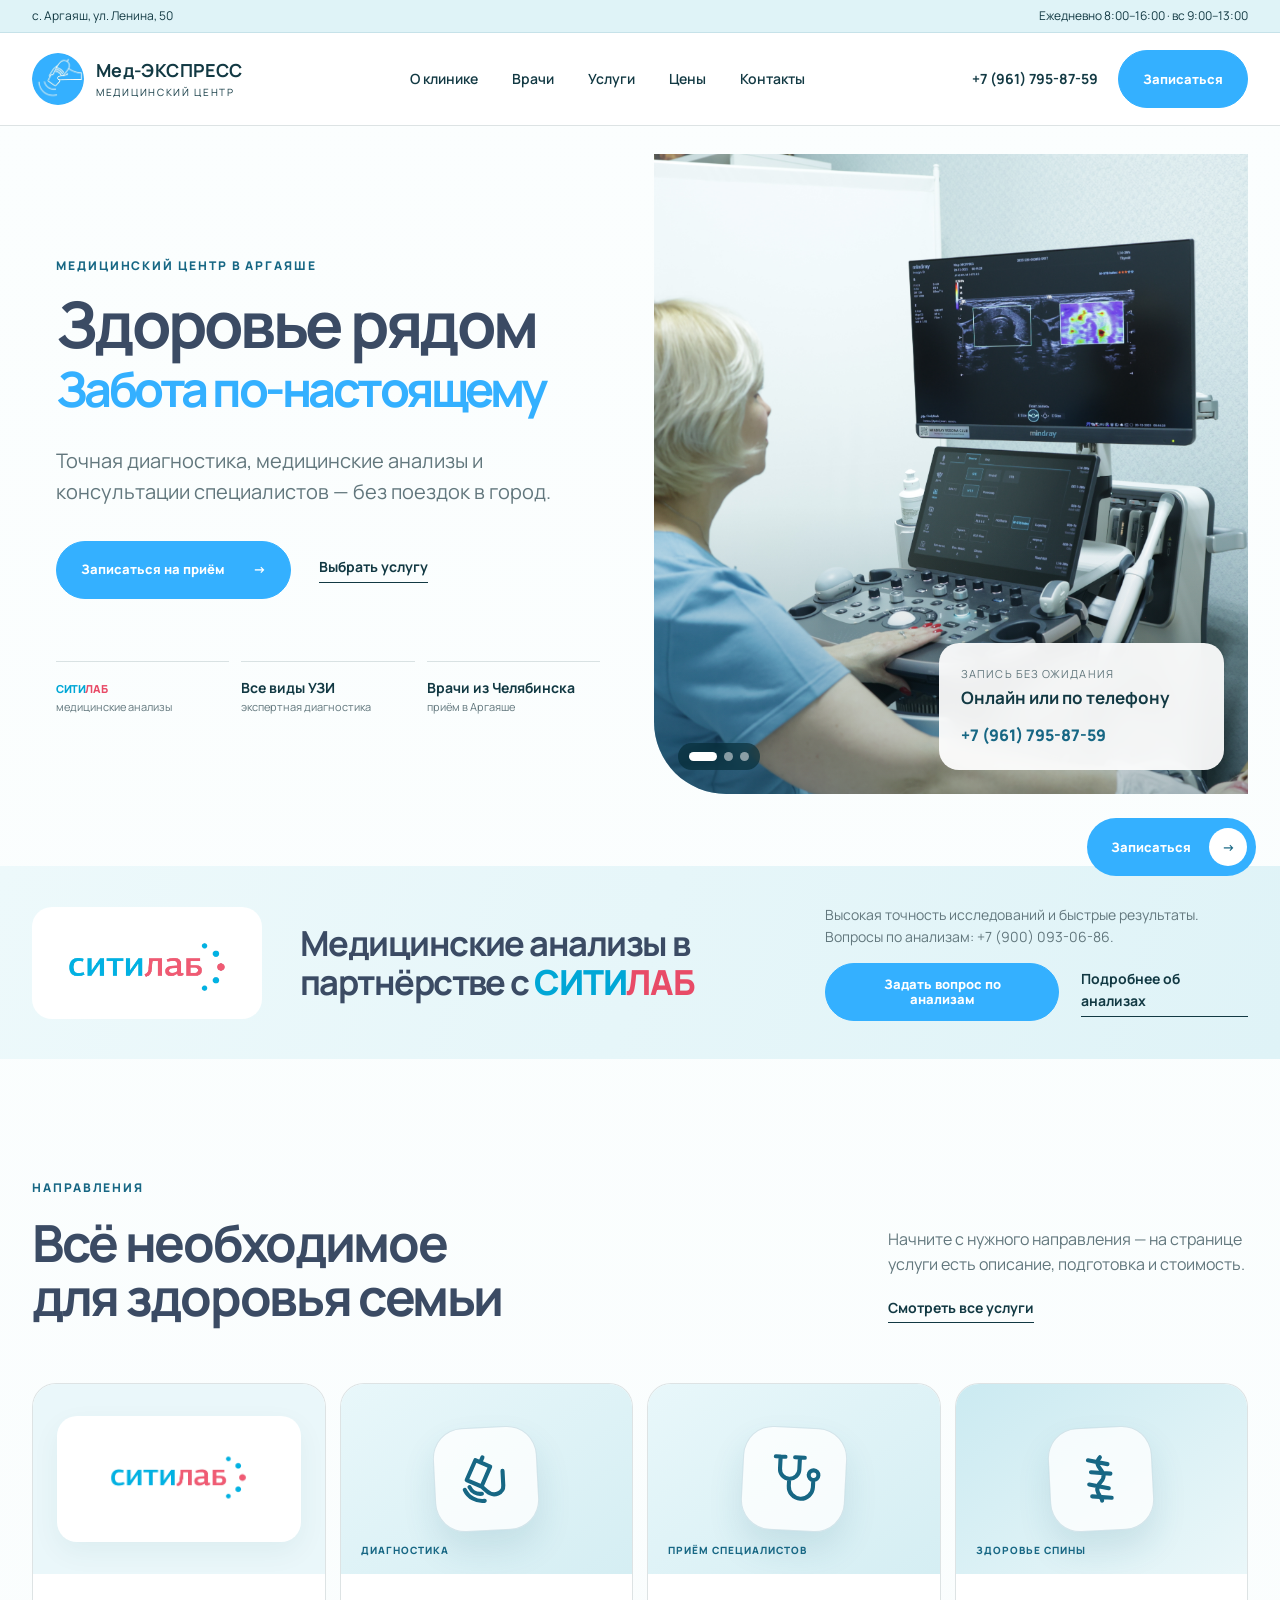
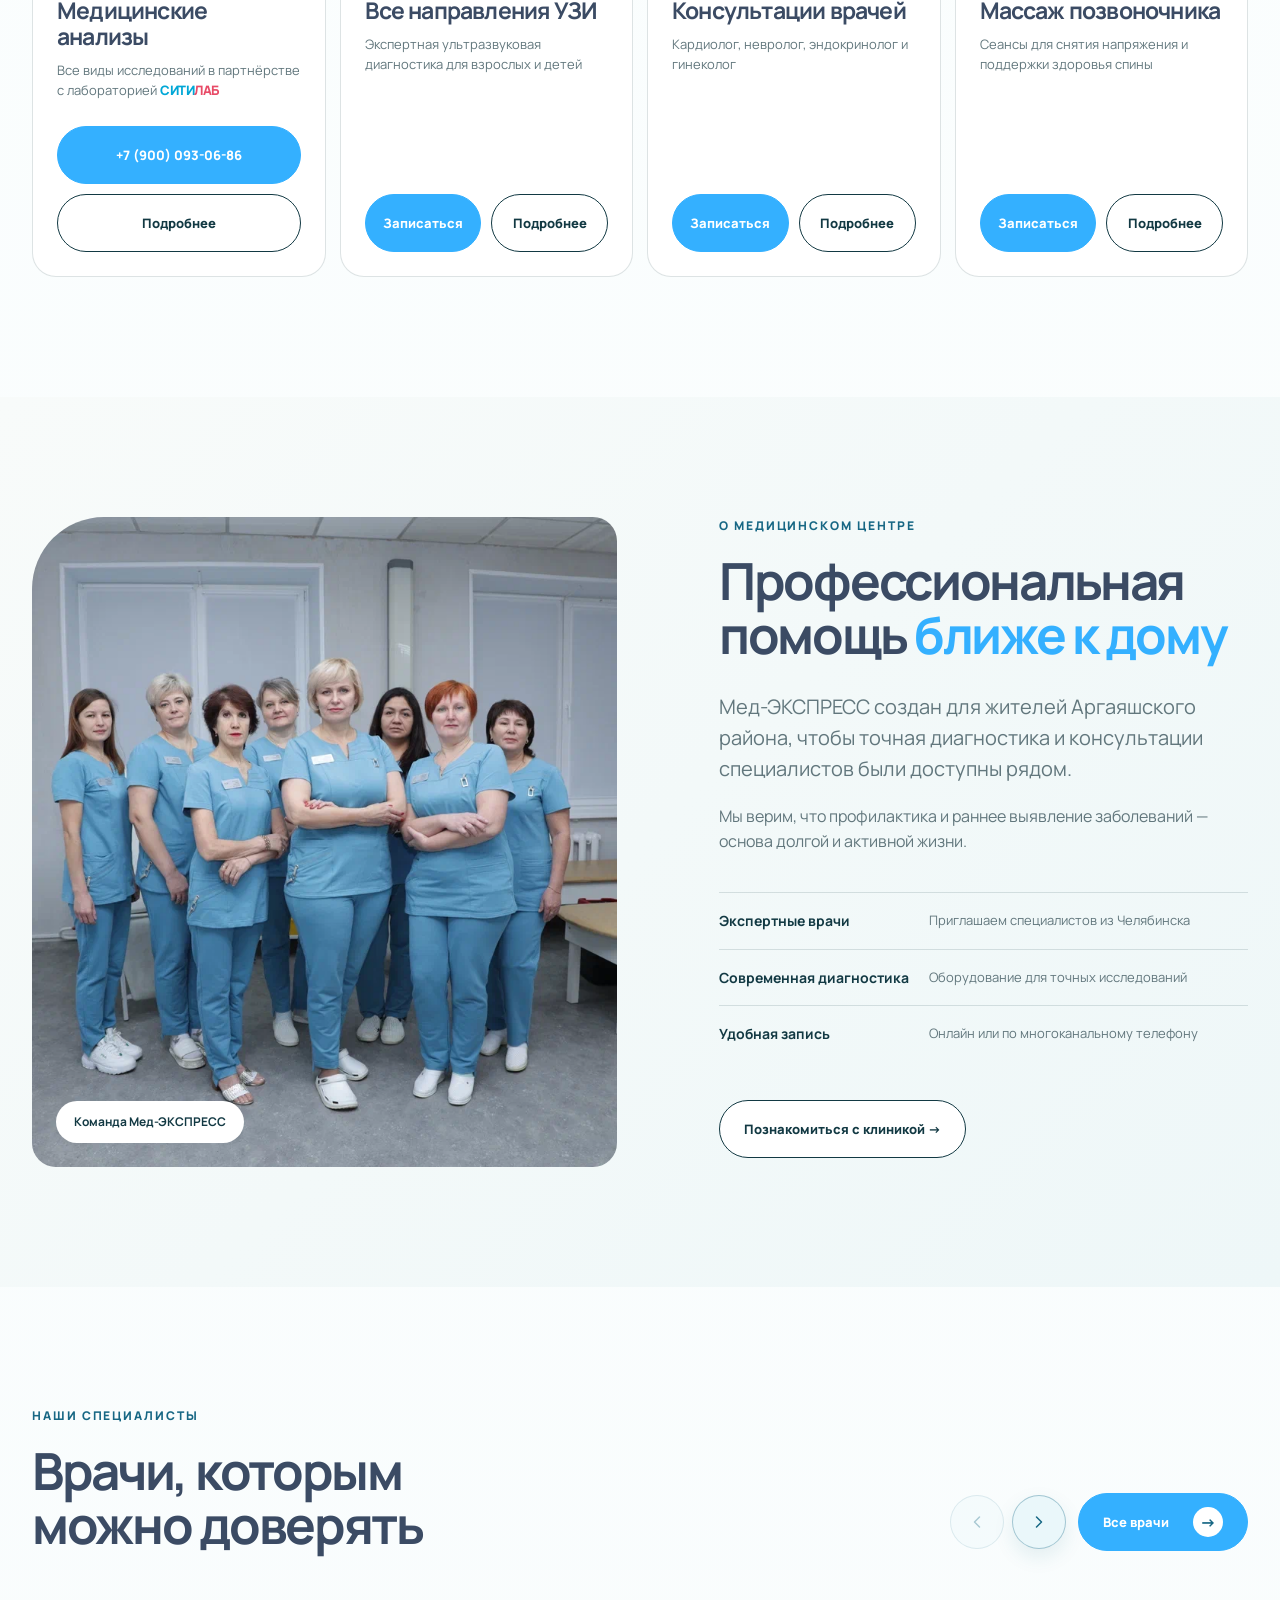
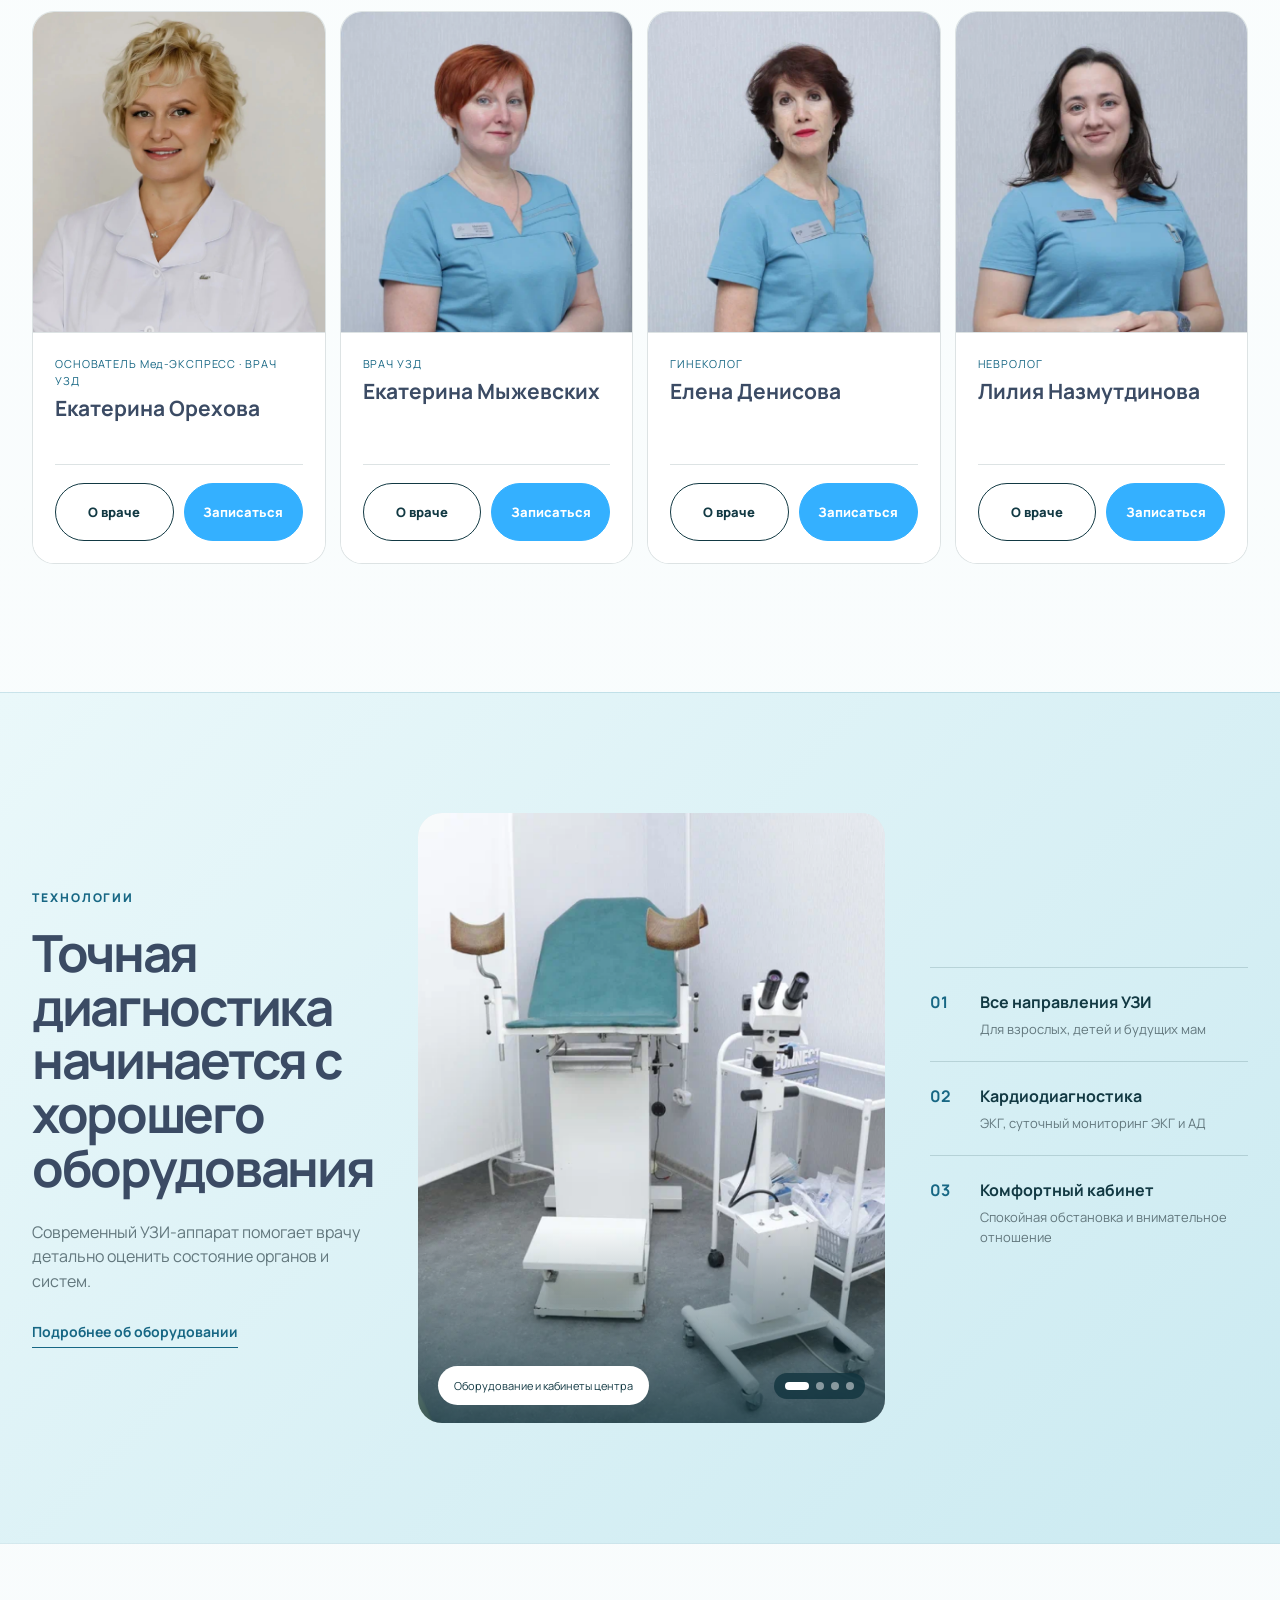
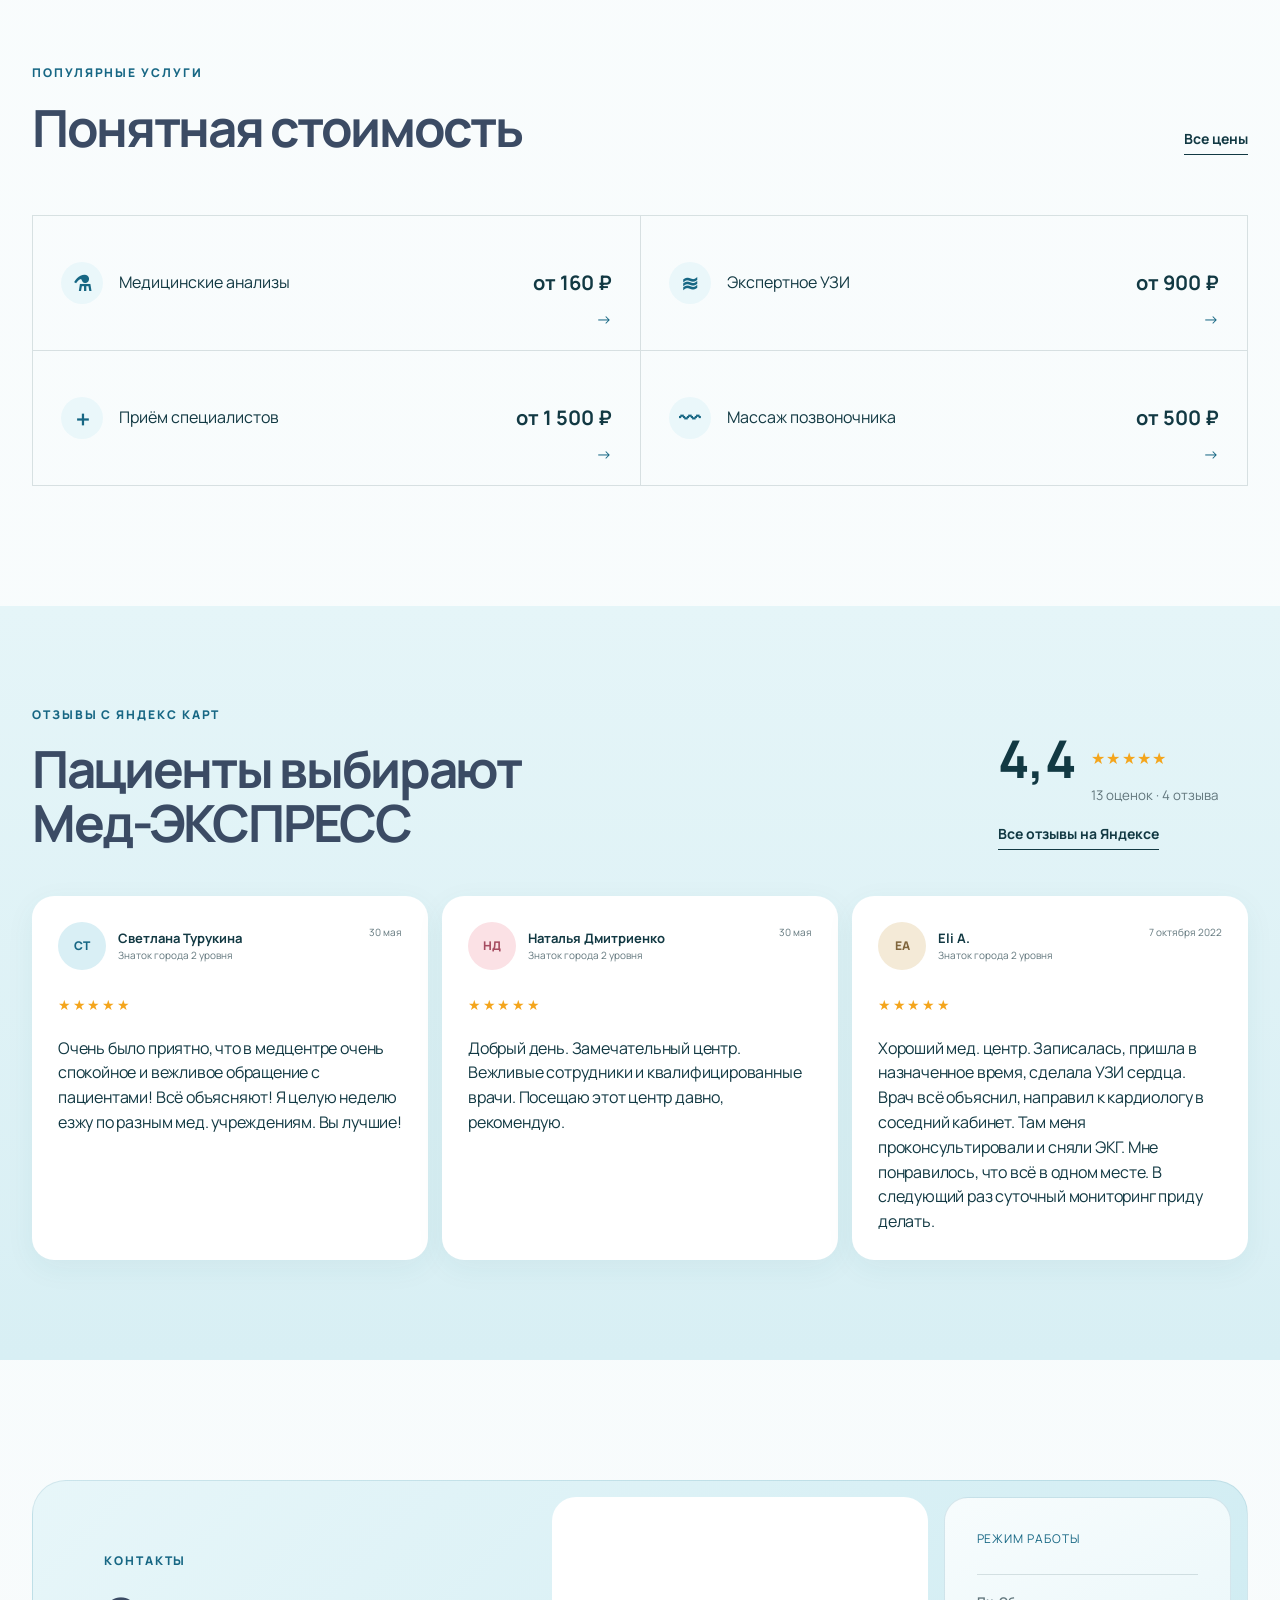
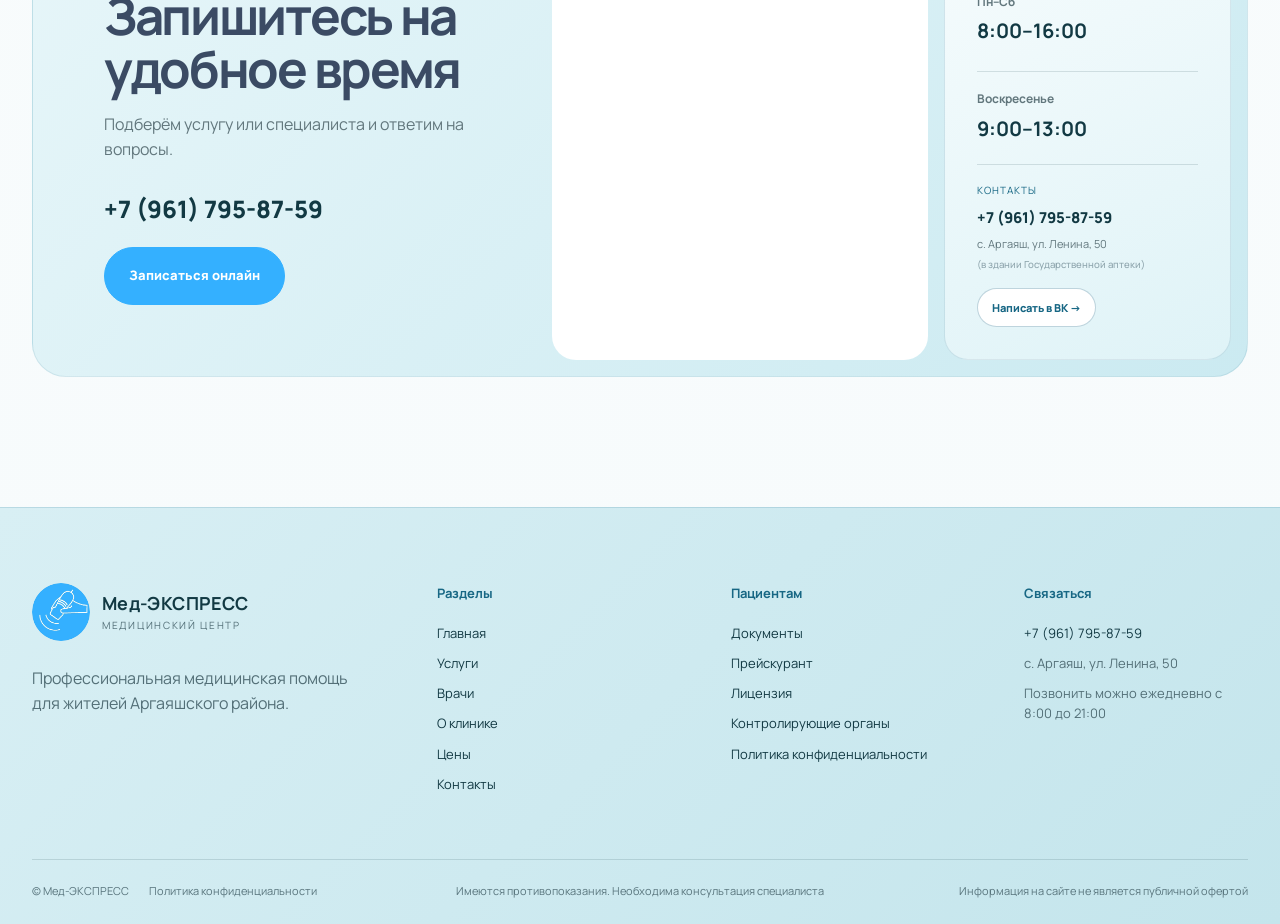
<file: index.html>
<!doctype html>
<html lang="ru">
<head>
  <meta charset="utf-8">
  <meta name="viewport" content="width=device-width, initial-scale=1">
  <meta name="robots" content="noindex, nofollow">
  <meta name="description" content="Мед-ЭКСПРЕСС — медицинский центр в Аргаяше. Анализы СИТИЛАБ, УЗИ и консультации врачей.">
  <title>Мед-ЭКСПРЕСС — медицинский центр в Аргаяше</title>
  <link rel="preconnect" href="https://fonts.googleapis.com">
  <link rel="preconnect" href="https://fonts.gstatic.com" crossorigin>
  <link href="https://fonts.googleapis.com/css2?family=Manrope:wght@400;500;600;700;800&display=swap" rel="stylesheet">
  <link rel="stylesheet" href="home-design.css?v=20260912-footer-warning-centered">
</head>
<body class="home-page">
  <header class="site-header" id="top">
    <div class="header-note"><div class="shell"><span>с. Аргаяш, ул. Ленина, 50</span><span>Ежедневно 8:00–16:00 · вс 9:00–13:00</span></div></div>
    <div class="shell header-main">
      <a class="brand" href="index.html" aria-label="Мед-ЭКСПРЕСС, главная"><img src="assets/medexpress-mark-blue.png" alt=""><span><strong>Мед-ЭКСПРЕСС</strong><small>медицинский центр</small></span></a>
      <button class="menu-button" type="button" aria-expanded="false">Меню</button>
      <nav class="navigation" aria-label="Основная навигация"><a href="about.html">О клинике</a><a href="doctors.html">Врачи</a><a href="services.html">Услуги</a><a href="prices.html">Цены</a><a href="contacts.html">Контакты</a></nav>
      <div class="header-actions"><a class="phone" href="tel:+79617958759">+7 (961) 795-87-59</a><a class="btn btn--small" href="https://m.vk.ru/app53642491_-203789798?ref=group_menu" target="_blank" rel="noopener">Записаться</a></div>
    </div>
  </header>
  <main>
    <section class="hero shell">
      <div class="hero-copy reveal"><span class="eyebrow">Медицинский центр в Аргаяше</span><h1>Здоровье рядом<br><em>Забота по-настоящему</em></h1><p>Точная диагностика, медицинские анализы и консультации специалистов — без поездок в город.</p><div class="hero-actions"><a class="btn" href="https://m.vk.ru/app53642491_-203789798?ref=group_menu" target="_blank" rel="noopener">Записаться на приём <span>→</span></a><a class="text-link" href="#services">Выбрать услугу</a></div><div class="hero-facts"><div><strong><span class="citilab-wordmark" role="img" aria-label="СИТИЛАБ"><span class="citilab-wordmark__city" aria-hidden="true">СИТИ</span><span class="citilab-wordmark__lab" aria-hidden="true">ЛАБ</span></span></strong><span>медицинские анализы</span></div><div><strong>Все виды УЗИ</strong><span>экспертная диагностика</span></div><div><strong>Врачи из Челябинска</strong><span>приём в Аргаяше</span></div></div></div>
      <div class="hero-visual reveal reveal--2" data-hero-gallery role="region" aria-roledescription="карусель" aria-label="Медицинский центр Мед-ЭКСПРЕСС">
        <div class="hero-slides">
          <img class="is-active" data-hero-slide src="assets/hero-clinic-ultrasound.jpg" alt="Врач Мед-ЭКСПРЕСС проводит ультразвуковое исследование" width="2048" height="1365" fetchpriority="high">
          <img data-hero-slide src="assets/hero-clinic-consultation.jpg" alt="Врач Мед-ЭКСПРЕСС консультирует пациентку" width="2048" height="1365" loading="lazy" decoding="async">
          <img class="hero-slide--team" data-hero-slide src="assets/hero-clinic-team.jpg" alt="Команда медицинского центра Мед-ЭКСПРЕСС" width="2048" height="1365" loading="lazy" decoding="async">
        </div>
        <div class="hero-gallery-dots" data-hero-dots aria-label="Выбрать фотографию"><button class="is-active" type="button" aria-label="Фото 1" aria-current="true"></button><button type="button" aria-label="Фото 2" aria-current="false"></button><button type="button" aria-label="Фото 3" aria-current="false"></button></div>
        <div class="hero-card"><span>Запись без ожидания</span><strong>Онлайн или по телефону</strong><a href="tel:+79617958759">+7 (961) 795-87-59</a></div>
      </div>
    </section>
    <section class="partner-band"><div class="shell partner-grid"><div class="partner-logo"><img src="assets/citilab-transparent.png" alt="СИТИЛАБ"></div><div class="partner-copy"><h2>Медицинские анализы в партнёрстве с СИТИЛАБ</h2></div><div class="partner-action"><p>Высокая точность исследований и быстрые результаты. Вопросы по анализам: <a href="tel:+79000930686">+7 (900) 093-06-86</a>.</p><div><a class="btn" href="tel:+79000930686">Задать вопрос по анализам</a><a class="text-link" href="services/category.html?category=medical-analyses">Подробнее об анализах</a></div></div></div></section>
    <section class="section shell" id="services">
      <div class="section-title"><div><span class="eyebrow">Направления</span><h2>Всё необходимое<br>для здоровья семьи</h2></div><div><p>Начните с нужного направления — на странице услуги есть описание, подготовка и стоимость.</p><a class="text-link" href="services.html">Смотреть все услуги</a></div></div>
      <div class="featured-services">
        <article class="featured-service featured-service--lab"><div class="featured-service__visual"><div class="featured-service__logo"><img src="assets/citilab-transparent.png" alt="СИТИЛАБ"></div></div><div class="featured-service__body"><h3>Медицинские анализы</h3><p>Все виды исследований в партнёрстве с лабораторией СИТИЛАБ</p><div class="featured-service__actions"><a class="service-button service-button--primary" href="tel:+79000930686">+7 (900) 093-06-86</a><a class="service-button service-button--secondary" href="services/category.html?category=medical-analyses">Подробнее</a></div></div></article>
        <article class="featured-service featured-service--ultrasound"><div class="featured-service__visual"><div class="featured-service__emblem" aria-hidden="true"><svg viewBox="0 0 24 24" fill="none" stroke="currentColor" stroke-width="1.7" stroke-linecap="round" stroke-linejoin="round"><path d="m8 4 6 3-4 8-6-3zM10 5l1-2M10 15l2 2c3 3 7 1 7-2V9"/><path d="M3 16a8 8 0 0 0 8 5M5 15a5 5 0 0 0 5 3"/></svg></div><small>Диагностика</small></div><div class="featured-service__body"><h3>Все направления УЗИ</h3><p>Экспертная ультразвуковая диагностика для взрослых и детей</p><div class="featured-service__actions"><a class="service-button service-button--primary" href="https://m.vk.ru/app53642491_-203789798?ref=group_menu" target="_blank" rel="noopener">Записаться</a><a class="service-button service-button--secondary" href="services.html">Подробнее</a></div></div></article>
        <article class="featured-service featured-service--doctors"><div class="featured-service__visual"><div class="featured-service__emblem" aria-hidden="true"><svg viewBox="0 0 24 24" fill="none" stroke="currentColor" stroke-width="1.7" stroke-linecap="round" stroke-linejoin="round"><path d="M6 3v5a4 4 0 0 0 8 0V3M4 3h4M12 3h4M10 12v3a5 5 0 0 0 10 0v-2"/><circle cx="20" cy="10" r="2"/></svg></div><small>Приём специалистов</small></div><div class="featured-service__body"><h3>Консультации врачей</h3><p>Кардиолог, невролог, эндокринолог и гинеколог</p><div class="featured-service__actions"><a class="service-button service-button--primary" href="https://m.vk.ru/app53642491_-203789798?ref=group_menu" target="_blank" rel="noopener">Записаться</a><a class="service-button service-button--secondary" href="services/category.html?category=consultations">Подробнее</a></div></div></article>
        <article class="featured-service featured-service--massage"><div class="featured-service__visual"><div class="featured-service__emblem" aria-hidden="true"><svg viewBox="0 0 24 24" fill="none" stroke="currentColor" stroke-width="1.7" stroke-linecap="round" stroke-linejoin="round"><path d="M12 3c-4 4 4 6 0 10s0 6 0 8M7 4l8 2M8 9l8 1M7 14l8 2M8 19l8 1"/></svg></div><small>Здоровье спины</small></div><div class="featured-service__body"><h3>Массаж позвоночника</h3><p>Сеансы для снятия напряжения и поддержки здоровья спины</p><div class="featured-service__actions"><a class="service-button service-button--primary" href="https://m.vk.ru/app53642491_-203789798?ref=group_menu" target="_blank" rel="noopener">Записаться</a><a class="service-button service-button--secondary" href="services/spine-massage.html">Подробнее</a></div></div></article>
      </div>
    </section>
    <section class="section about-section"><div class="shell about-grid"><div class="about-photo"><img src="assets/about-team-new.png" alt="Команда медицинского центра Мед-ЭКСПРЕСС"><span>Команда Мед-ЭКСПРЕСС</span></div><div class="about-copy"><span class="eyebrow">О медицинском центре</span><h2>Профессиональная помощь <em>ближе к дому</em></h2><p class="lead">Мед-ЭКСПРЕСС создан для жителей Аргаяшского района, чтобы точная диагностика и консультации специалистов были доступны рядом.</p><p>Мы верим, что профилактика и раннее выявление заболеваний — основа долгой и активной жизни.</p><div class="about-values"><div><strong>Экспертные врачи</strong><span>Приглашаем специалистов из Челябинска</span></div><div><strong>Современная диагностика</strong><span>Оборудование для точных исследований</span></div><div><strong>Удобная запись</strong><span>Онлайн или по многоканальному телефону</span></div></div><a class="btn btn--outline" href="about.html">Познакомиться с клиникой →</a></div></div></section>
    <section class="section shell doctors-section" data-doctors-slider><div class="section-title"><div><span class="eyebrow">Наши специалисты</span><h2>Врачи, которым<br>можно доверять</h2></div><div class="doctor-heading-actions"><div class="doctor-slider-controls"><button type="button" data-doctors-prev aria-label="Предыдущие врачи"><svg viewBox="0 0 24 24" aria-hidden="true"><path d="M15 18l-6-6 6-6"/></svg></button><button type="button" data-doctors-next aria-label="Следующие врачи"><svg viewBox="0 0 24 24" aria-hidden="true"><path d="M9 6l6 6-6 6"/></svg></button></div><a class="all-doctors-button" href="doctors.html">Все врачи <span>→</span></a></div></div><div class="doctor-row" data-doctors-track>
      <article class="doctor"><div class="doctor-photo"><img src="assets/doctor-orekhova.jpg" alt="Екатерина Орехова"></div><div class="doctor-info"><span>Основатель Мед-ЭКСПРЕСС · врач УЗД</span><h3>Екатерина Орехова</h3><div class="doctor-actions"><a class="doctor-action doctor-action--secondary" href="doctors/ekaterina-orekhova.html">О враче</a><a class="doctor-action doctor-action--primary" href="https://m.vk.ru/app53642491_-203789798?ref=group_menu" target="_blank" rel="noopener">Записаться</a></div></div></article>
      <article class="doctor"><div class="doctor-photo"><img src="assets/doctor-myzhevskikh.png" alt="Екатерина Мыжевских"></div><div class="doctor-info"><span>Врач УЗД</span><h3>Екатерина Мыжевских</h3><div class="doctor-actions"><a class="doctor-action doctor-action--secondary" href="doctors/profile.html?name=Екатерина%20Мыжевских">О враче</a><a class="doctor-action doctor-action--primary" href="https://m.vk.ru/app53642491_-203789798?ref=group_menu" target="_blank" rel="noopener">Записаться</a></div></div></article>
      <article class="doctor"><div class="doctor-photo"><img src="assets/doctor-denisova.png" alt="Елена Денисова"></div><div class="doctor-info"><span>Гинеколог</span><h3>Елена Денисова</h3><div class="doctor-actions"><a class="doctor-action doctor-action--secondary" href="doctors/profile.html?name=Елена%20Денисова">О враче</a><a class="doctor-action doctor-action--primary" href="https://m.vk.ru/app53642491_-203789798?ref=group_menu" target="_blank" rel="noopener">Записаться</a></div></div></article>
      <article class="doctor"><div class="doctor-photo"><img src="assets/doctor-nazmutdinova.png" alt="Лилия Назмутдинова"></div><div class="doctor-info"><span>Невролог</span><h3>Лилия Назмутдинова</h3><div class="doctor-actions"><a class="doctor-action doctor-action--secondary" href="doctors/profile.html?name=Лилия%20Назмутдинова">О враче</a><a class="doctor-action doctor-action--primary" href="https://m.vk.ru/app53642491_-203789798?ref=group_menu" target="_blank" rel="noopener">Записаться</a></div></div></article>
      <article class="doctor"><div class="doctor-photo"><img src="assets/doctor-pavlichuk.png" alt="Ирина Павличук" loading="lazy"></div><div class="doctor-info"><span>Врач УЗД</span><h3>Ирина Павличук</h3><div class="doctor-actions"><a class="doctor-action doctor-action--secondary" href="doctors/profile.html?name=Ирина%20Павличук">О враче</a><a class="doctor-action doctor-action--primary" href="https://m.vk.ru/app53642491_-203789798?ref=group_menu" target="_blank" rel="noopener">Записаться</a></div></div></article>
      <article class="doctor"><div class="doctor-photo"><img src="assets/doctor-yakupova.png" alt="Разина Якупова" loading="lazy"></div><div class="doctor-info"><span>Кардиолог</span><h3>Разина Якупова</h3><div class="doctor-actions"><a class="doctor-action doctor-action--secondary" href="doctors/profile.html?name=Разина%20Якупова">О враче</a><a class="doctor-action doctor-action--primary" href="https://m.vk.ru/app53642491_-203789798?ref=group_menu" target="_blank" rel="noopener">Записаться</a></div></div></article>
      <article class="doctor"><div class="doctor-photo"><img src="assets/doctor-fedorkina.png" alt="Елена Федоркина" loading="lazy"></div><div class="doctor-info"><span>Врач УЗД</span><h3>Елена Федоркина</h3><div class="doctor-actions"><a class="doctor-action doctor-action--secondary" href="doctors/profile.html?name=Елена%20Федоркина">О враче</a><a class="doctor-action doctor-action--primary" href="https://m.vk.ru/app53642491_-203789798?ref=group_menu" target="_blank" rel="noopener">Записаться</a></div></div></article>
      <article class="doctor"><div class="doctor-photo"><img src="assets/doctor-pinaeva.png" alt="Юлия Пинаева" loading="lazy"></div><div class="doctor-info"><span>Эндокринолог</span><h3>Юлия Пинаева</h3><div class="doctor-actions"><a class="doctor-action doctor-action--secondary" href="doctors/profile.html?name=Юлия%20Пинаева">О враче</a><a class="doctor-action doctor-action--primary" href="https://m.vk.ru/app53642491_-203789798?ref=group_menu" target="_blank" rel="noopener">Записаться</a></div></div></article>
      <article class="doctor"><div class="doctor-photo"><img src="assets/doctor-boyko.png" alt="Ирина Бойко" loading="lazy"></div><div class="doctor-info"><span>Гинеколог</span><h3>Ирина Бойко</h3><div class="doctor-actions"><a class="doctor-action doctor-action--secondary" href="doctors/profile.html?name=Ирина%20Бойко">О враче</a><a class="doctor-action doctor-action--primary" href="https://m.vk.ru/app53642491_-203789798?ref=group_menu" target="_blank" rel="noopener">Записаться</a></div></div></article>
      <article class="doctor"><div class="doctor-photo"><img src="assets/doctor-makovetskaya.png" alt="Мария Маковецкая" loading="lazy"></div><div class="doctor-info"><span>Врач УЗД</span><h3>Мария Маковецкая</h3><div class="doctor-actions"><a class="doctor-action doctor-action--secondary" href="doctors/profile.html?name=Мария%20Маковецкая">О враче</a><a class="doctor-action doctor-action--primary" href="https://m.vk.ru/app53642491_-203789798?ref=group_menu" target="_blank" rel="noopener">Записаться</a></div></div></article>
    </div></section>
    <section class="section diagnostic-section"><div class="shell diagnostic-grid"><div><span class="eyebrow">Технологии</span><h2>Точная диагностика начинается с хорошего оборудования</h2><p>Современный УЗИ-аппарат помогает врачу детально оценить состояние органов и систем.</p><a class="text-link" href="about.html#equipment">Подробнее об оборудовании</a></div><div class="diagnostic-photo" data-equipment-gallery><div class="diagnostic-slides"><img class="is-active" src="assets/equipment-gallery-1.png" alt="Гинекологическое кресло и кольпоскоп в кабинете Мед-ЭКСПРЕСС"><img src="assets/equipment-gallery-2.png" alt="Экспертный аппарат УЗИ Mindray в медицинском центре"><img src="assets/equipment-gallery-3.png" alt="Оптическая система кольпоскопа крупным планом"><img src="assets/equipment-gallery-4.png" alt="Светлый процедурный кабинет Мед-ЭКСПРЕСС"></div><div class="diagnostic-caption"><span>Оборудование и кабинеты центра</span><div class="diagnostic-dots" aria-label="Выбрать фотографию"><button class="is-active" type="button" aria-label="Фото 1" aria-current="true"></button><button type="button" aria-label="Фото 2"></button><button type="button" aria-label="Фото 3"></button><button type="button" aria-label="Фото 4"></button></div></div></div><div class="diagnostic-list"><div><b>01</b><span><strong>Все направления УЗИ</strong>Для взрослых, детей и будущих мам</span></div><div><b>02</b><span><strong>Кардиодиагностика</strong>ЭКГ, суточный мониторинг ЭКГ и АД</span></div><div><b>03</b><span><strong>Комфортный кабинет</strong>Спокойная обстановка и внимательное отношение</span></div></div></div></section>
    <section class="section shell" id="prices"><div class="section-title prices-head"><div><span class="eyebrow">Популярные услуги</span><h2>Понятная стоимость</h2></div><a class="text-link" href="prices.html">Все цены</a></div><div class="price-grid"><a href="services/category.html?category=medical-analyses"><span class="price-icon">⚗</span><span>Медицинские анализы</span><strong>от 160 ₽</strong><i>→</i></a><a href="services.html"><span class="price-icon">≋</span><span>Экспертное УЗИ</span><strong>от 900 ₽</strong><i>→</i></a><a href="services/category.html?category=consultations"><span class="price-icon">＋</span><span>Приём специалистов</span><strong>от 1 500 ₽</strong><i>→</i></a><a href="services/spine-massage.html"><span class="price-icon">〰</span><span>Массаж позвоночника</span><strong>от 500 ₽</strong><i>→</i></a></div></section>
    <section class="reviews-section"><div class="shell"><div class="reviews-top"><div><span class="eyebrow">Отзывы с Яндекс Карт</span><h2>Пациенты выбирают<br>Мед‑ЭКСПРЕСС</h2></div><div class="yandex-rating"><strong>4,4</strong><span>★★★★★</span><small>13 оценок · 4 отзыва</small><a class="text-link" href="https://yandex.ru/maps/org/med_ekspress/177892519550/reviews/?ll=60.886067%2C55.493844&tab=reviews&z=16.53" target="_blank" rel="noopener">Все отзывы на Яндексе</a></div></div><div class="reviews-cards"><article class="review-card"><header class="review-author"><span class="review-avatar">СТ</span><div><strong>Светлана Турукина</strong><small>Знаток города 2 уровня</small></div><time>30 мая</time></header><div class="review-stars" aria-label="Оценка 5 из 5">★★★★★</div><blockquote>Очень было приятно, что в медцентре очень спокойное и вежливое обращение с пациентами! Всё объясняют! Я целую неделю езжу по разным мед. учреждениям. Вы лучшие!</blockquote><a class="review-source" href="https://yandex.ru/maps/org/med_ekspress/177892519550/reviews/?ll=60.886067%2C55.493844&tab=reviews&z=16.53" target="_blank" rel="noopener"><b>Я</b><span>Яндекс Карты</span><i>→</i></a></article><article class="review-card"><header class="review-author"><span class="review-avatar review-avatar--pink">НД</span><div><strong>Наталья Дмитриенко</strong><small>Знаток города 2 уровня</small></div><time>30 мая</time></header><div class="review-stars" aria-label="Оценка 5 из 5">★★★★★</div><blockquote>Добрый день. Замечательный центр. Вежливые сотрудники и квалифицированные врачи. Посещаю этот центр давно, рекомендую.</blockquote><a class="review-source" href="https://yandex.ru/maps/org/med_ekspress/177892519550/reviews/?ll=60.886067%2C55.493844&tab=reviews&z=16.53" target="_blank" rel="noopener"><b>Я</b><span>Яндекс Карты</span><i>→</i></a></article><article class="review-card"><header class="review-author"><span class="review-avatar review-avatar--cream">EA</span><div><strong>Eli A.</strong><small>Знаток города 2 уровня</small></div><time>7 октября 2022</time></header><div class="review-stars" aria-label="Оценка 5 из 5">★★★★★</div><blockquote>Хороший мед. центр. Записалась, пришла в назначенное время, сделала УЗИ сердца. Врач всё объяснил, направил к кардиологу в соседний кабинет. Там меня проконсультировали и сняли ЭКГ. Мне понравилось, что всё в одном месте. В следующий раз суточный мониторинг приду делать.</blockquote><a class="review-source" href="https://yandex.ru/maps/org/med_ekspress/177892519550/reviews/?ll=60.886067%2C55.493844&tab=reviews&z=16.53" target="_blank" rel="noopener"><b>Я</b><span>Яндекс Карты</span><i>→</i></a></article></div></div></section>
    <section class="section shell contact-section"><div class="contact-card"><div class="contact-copy"><span class="eyebrow">Контакты</span><h2>Запишитесь на удобное время</h2><p>Подберём услугу или специалиста и ответим на вопросы.</p><a class="contact-phone" href="tel:+79617958759">+7 (961) 795-87-59</a><a class="btn" href="https://m.vk.ru/app53642491_-203789798?ref=group_menu" target="_blank" rel="noopener">Записаться онлайн</a></div><div class="map-card"><iframe src="https://yandex.ru/map-widget/v1/?ll=60.886067%2C55.493844&amp;mode=search&amp;oid=177892519550&amp;ol=biz&amp;z=17" title="Мед-ЭКСПРЕСС на карте" loading="lazy"></iframe></div><div class="hours-card"><span>Режим работы</span><div><strong>Пн–Сб</strong><b>8:00–16:00</b></div><div><strong>Воскресенье</strong><b>9:00–13:00</b></div><div class="hours-contacts"><span>Контакты</span><a href="tel:+79617958759">+7 (961) 795-87-59</a><small>с. Аргаяш, ул. Ленина, 50<span class="location-note">(в здании Государственной аптеки)</span></small><a class="vk-link" href="https://vk.com/im?sel=-203789798" target="_blank" rel="noopener">Написать в ВК →</a></div></div></div></section>
  </main>
  <footer class="site-footer"><div class="shell footer-grid"><div><a class="brand brand--footer" href="index.html"><img src="assets/medexpress-mark-blue.png" alt=""><span><strong>Мед-ЭКСПРЕСС</strong><small>медицинский центр</small></span></a><p>Профессиональная медицинская помощь для жителей Аргаяшского района.</p></div><nav><strong>Разделы</strong><a href="services.html">Услуги</a><a href="doctors.html">Врачи</a><a href="about.html">О клинике</a><a href="prices.html">Цены</a><a href="contacts.html">Контакты</a></nav><nav><strong>Пациентам</strong><a href="documents.html">Документы</a><a href="prices.html">Прейскурант</a><a href="documents/document.html?name=Лицензия">Лицензия</a></nav><div><strong>Связаться</strong><a href="tel:+79617958759">+7 (961) 795-87-59</a><span>с. Аргаяш, ул. Ленина, 50</span><span>Позвонить можно ежедневно с 8:00 до 21:00</span></div></div><div class="shell footer-bottom"><span>© Мед-ЭКСПРЕСС</span><a href="documents/document.html?name=Политика%20конфиденциальности">Политика конфиденциальности</a><span>Информация на сайте не является публичной офертой</span></div></footer>
  <a class="floating-record" href="https://m.vk.ru/app53642491_-203789798?ref=group_menu" target="_blank" rel="noopener"><span>Записаться</span><b>→</b></a>
  <script src="script.js?v=20260912-footer-warning-centered"></script>
</body>
</html>
</file>
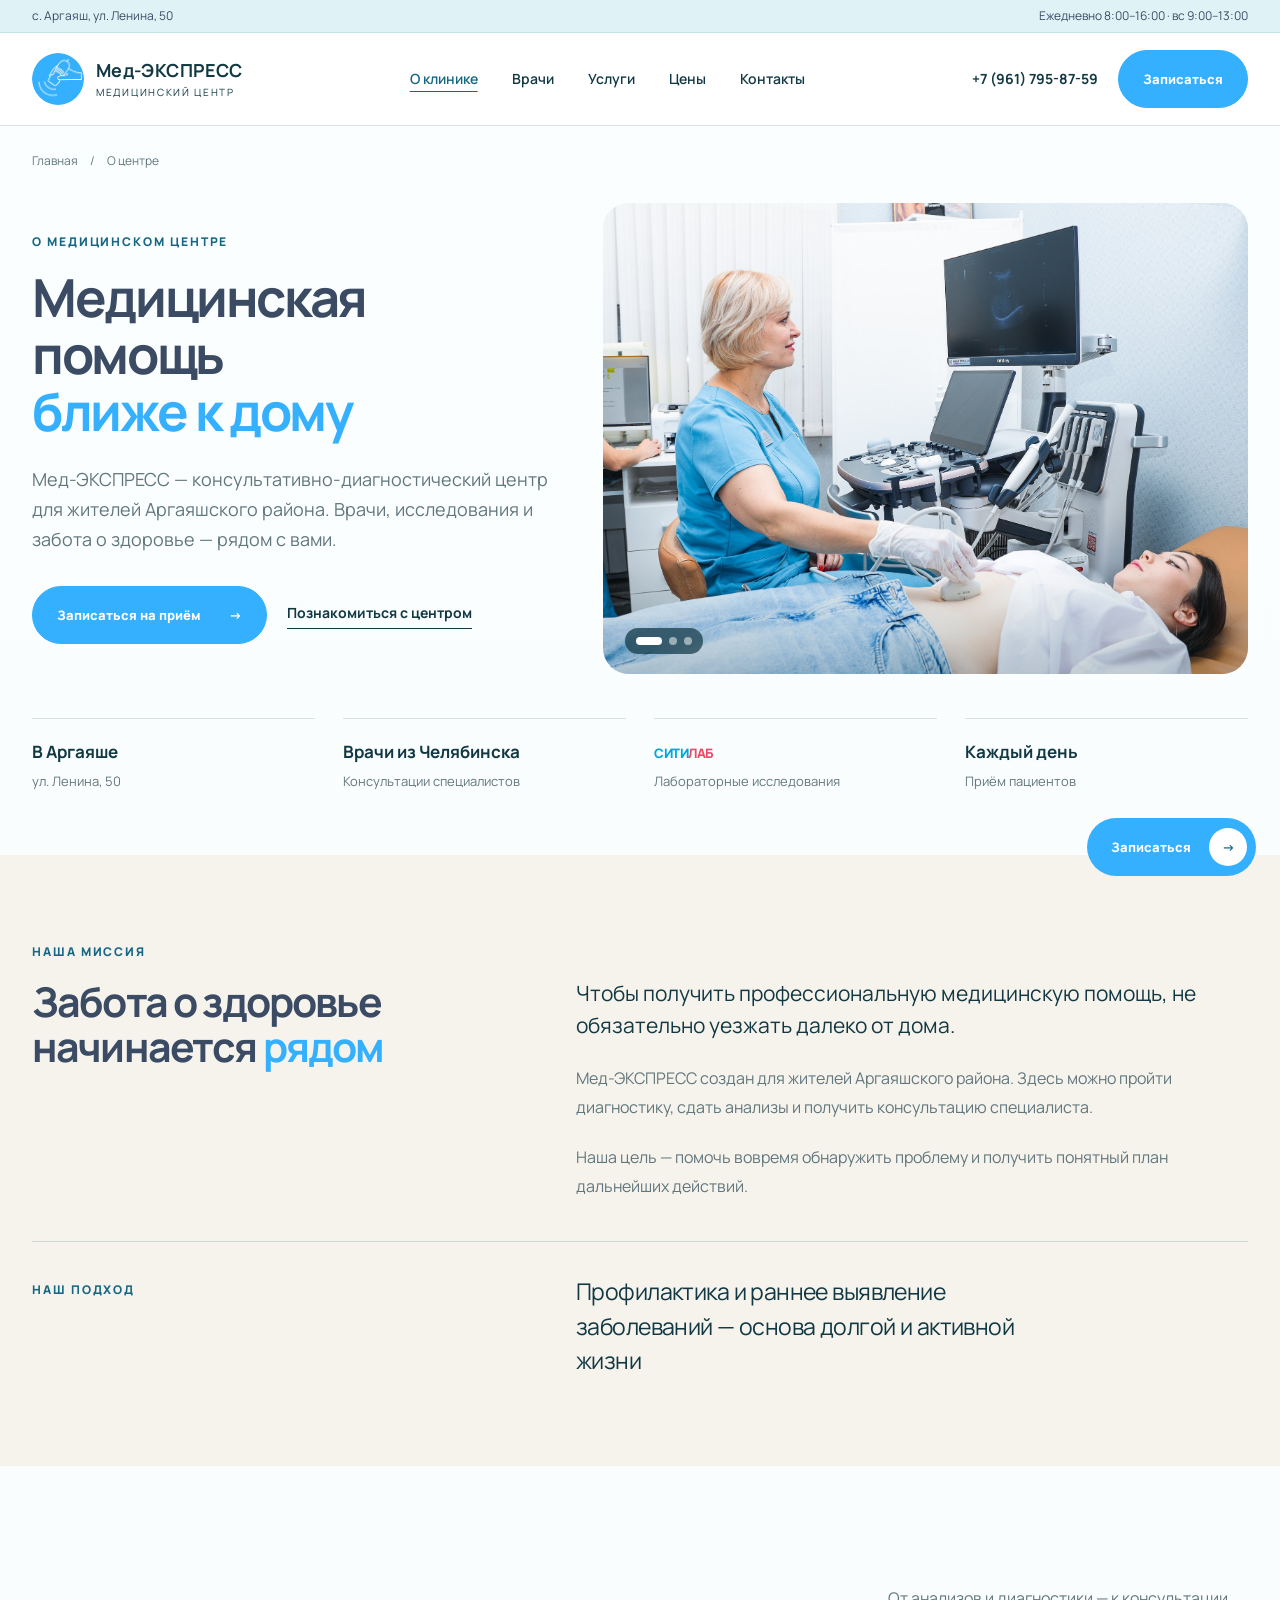
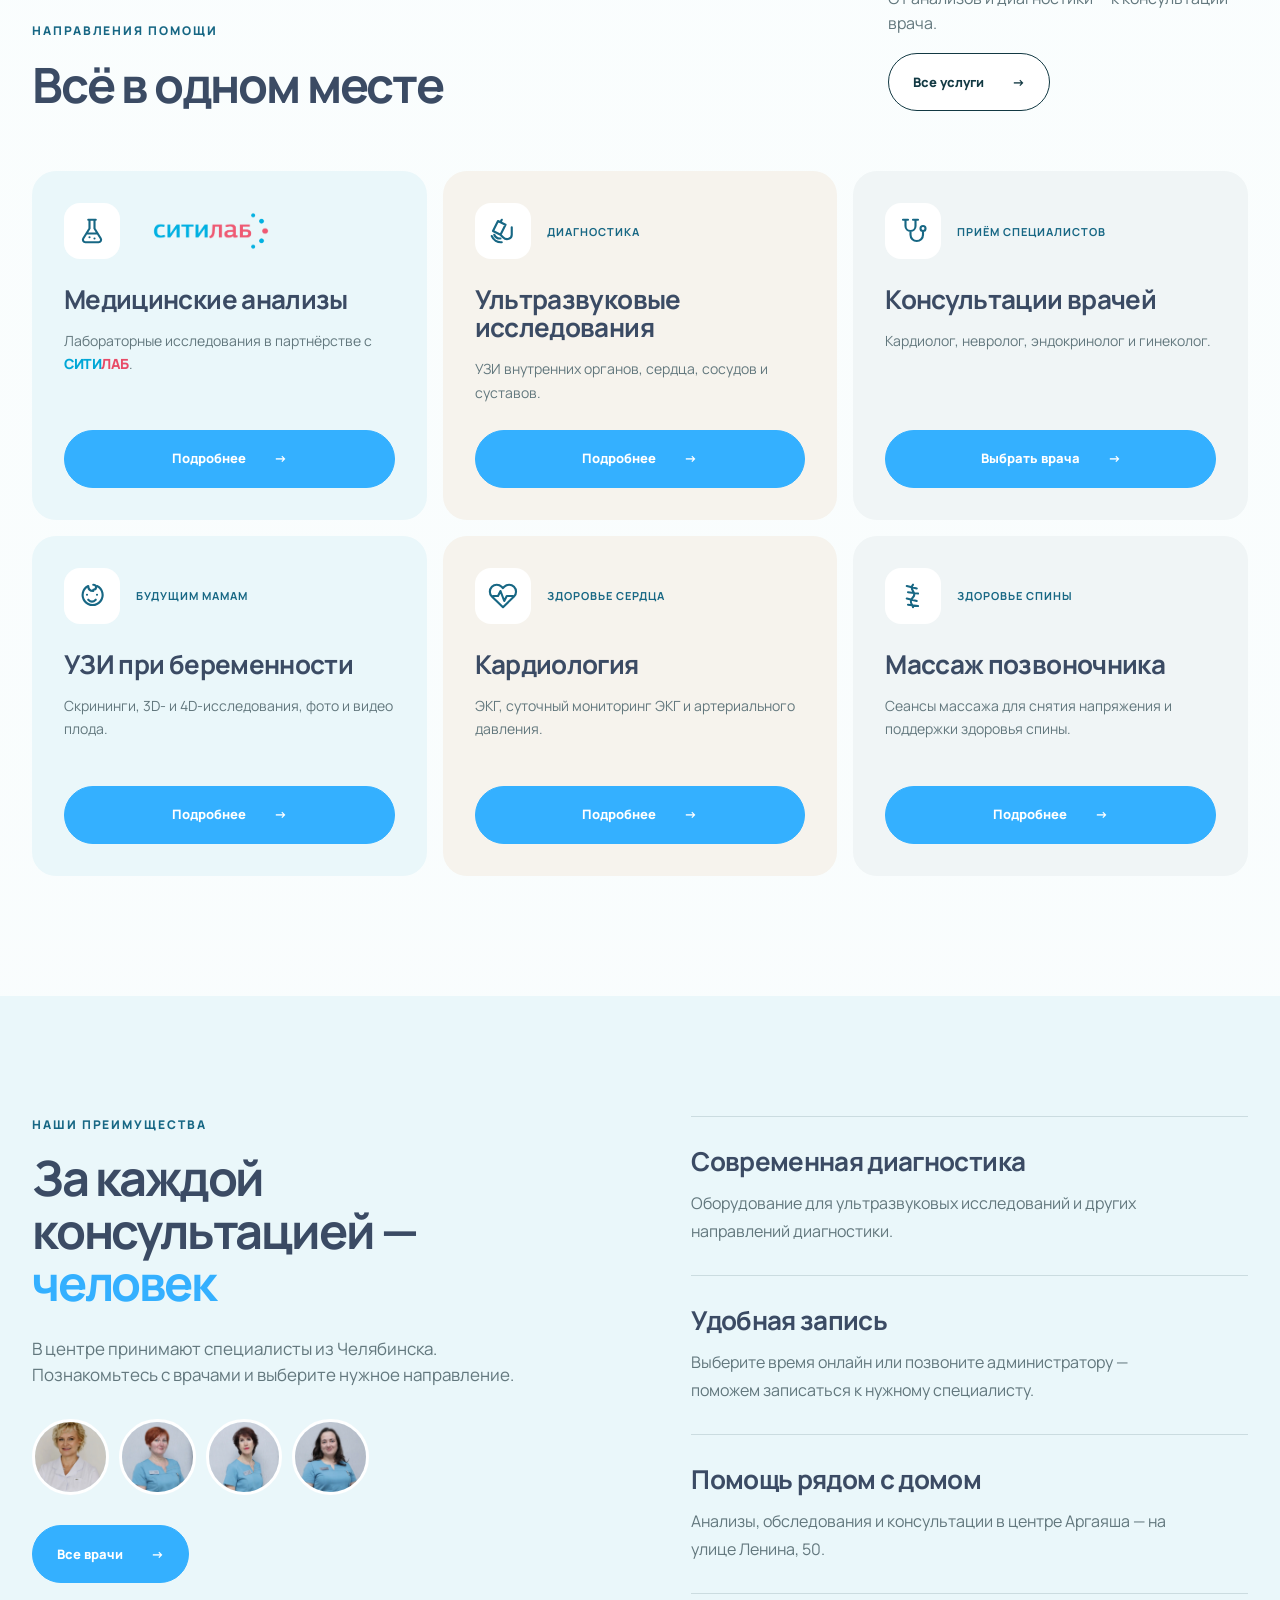
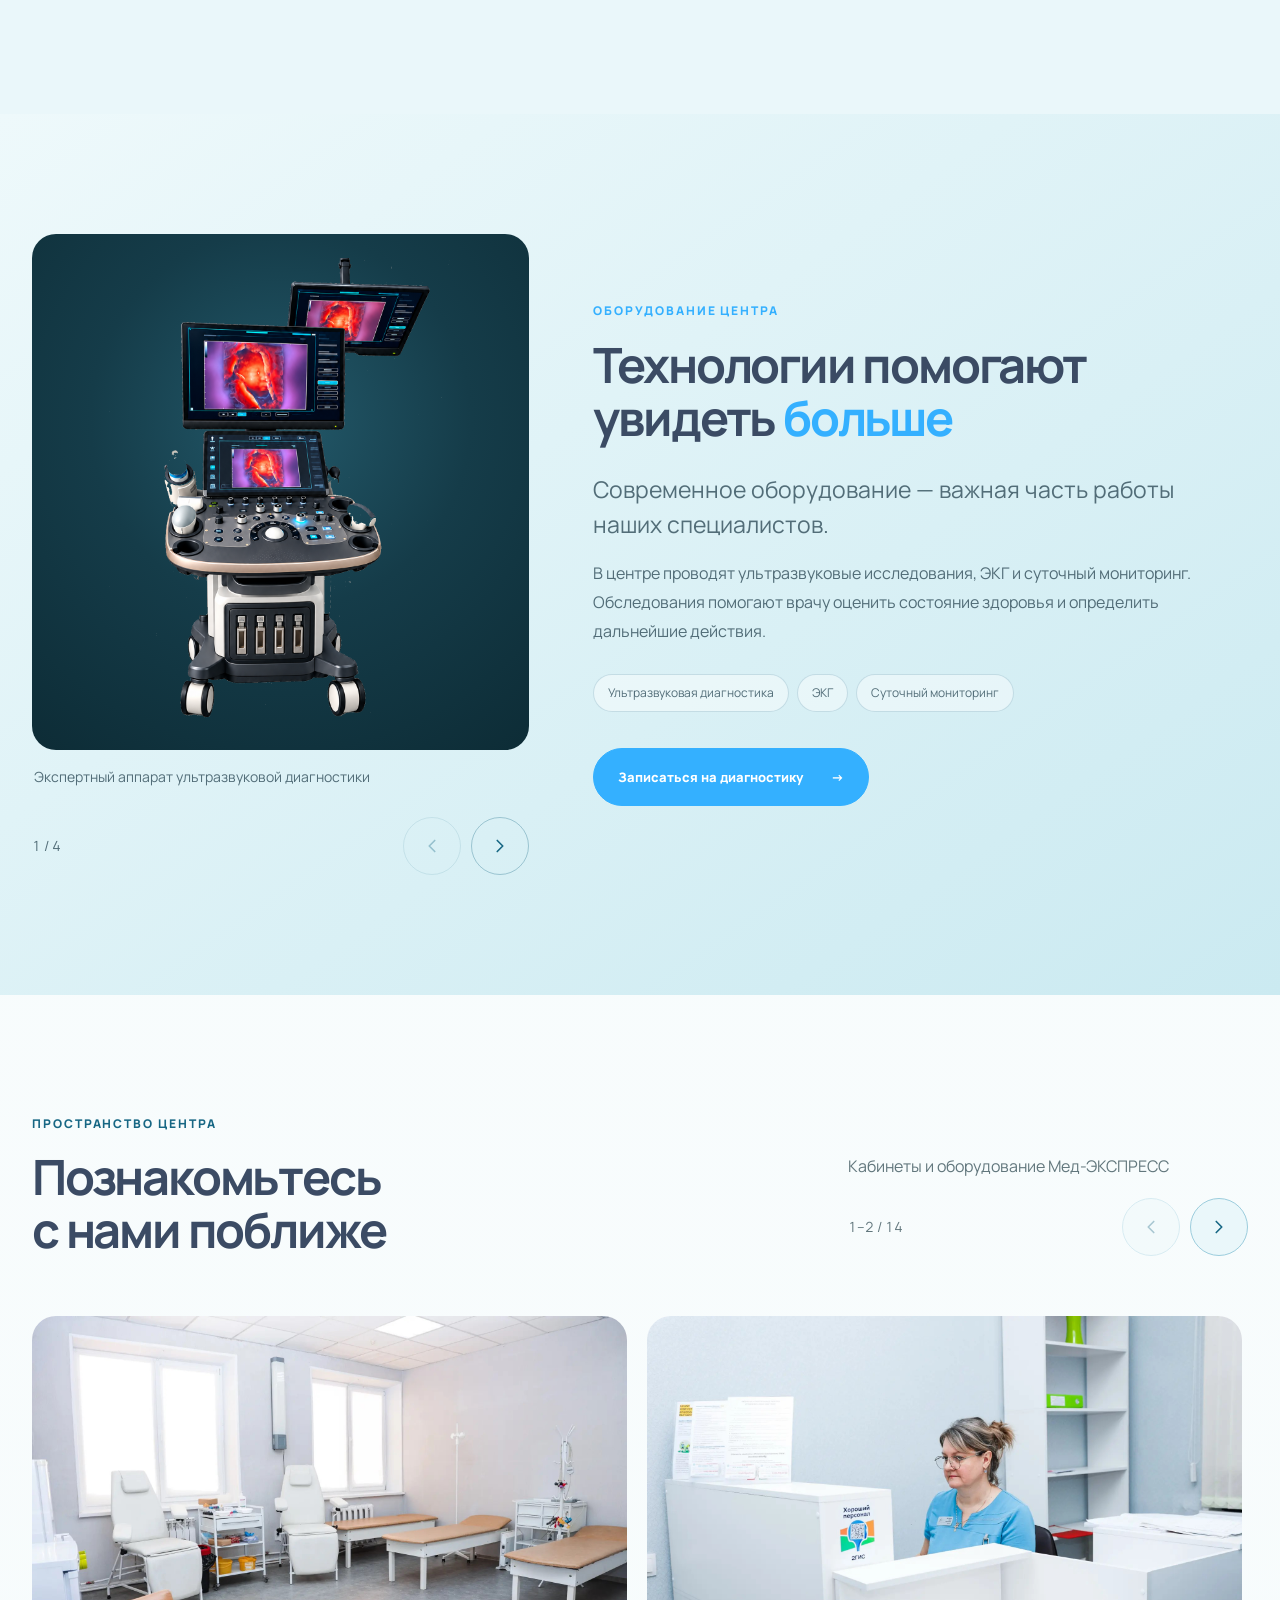
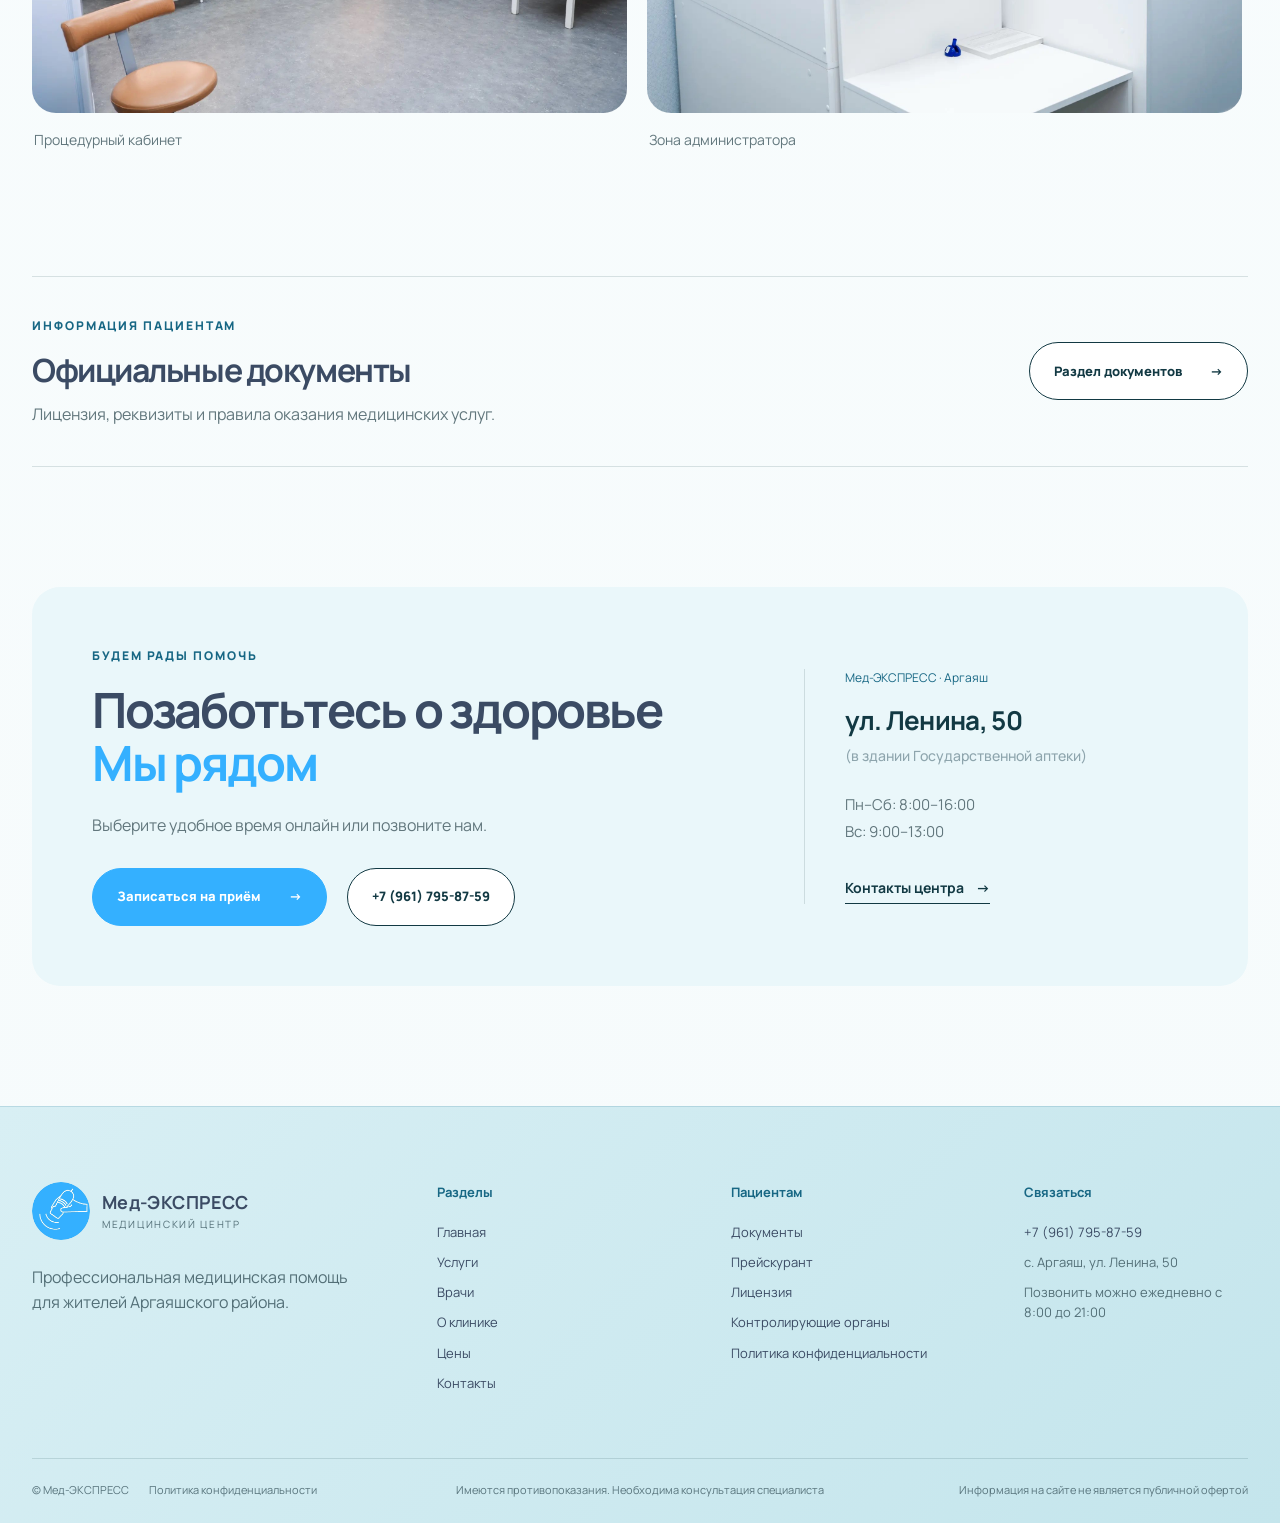
<file: about.html>
<!doctype html>
<html lang="ru">
<head>
  <meta charset="utf-8">
  <meta name="viewport" content="width=device-width, initial-scale=1">
  <meta name="robots" content="noindex, nofollow">
  <meta name="description" content="О медицинском центре Мед-ЭКСПРЕСС в Аргаяше: наша команда, направления помощи, оборудование и кабинеты.">
  <title>О центре — Мед-ЭКСПРЕСС</title>
  <link rel="preconnect" href="https://fonts.googleapis.com">
  <link rel="preconnect" href="https://fonts.gstatic.com" crossorigin>
  <link href="https://fonts.googleapis.com/css2?family=Manrope:wght@400;500;600;700;800&display=swap" rel="stylesheet">
  <link rel="stylesheet" href="home-design.css?v=20260912-footer-warning-centered">
<link rel="stylesheet" href="about-design.css?v=20260912-equipment-video">
<link rel="stylesheet" href="light-site.css?v=20260912-equipment-video-balance">
</head>
<body class="about-page">
  <header class="site-header" id="top">
    <div class="header-note"><div class="shell"><span>с. Аргаяш, ул. Ленина, 50</span><span>Ежедневно 8:00–16:00 · вс 9:00–13:00</span></div></div>
    <div class="shell header-main">
      <a class="brand" href="index.html" aria-label="Мед-ЭКСПРЕСС, главная"><img src="assets/medexpress-mark-blue.png" alt=""><span><strong>Мед-ЭКСПРЕСС</strong><small>медицинский центр</small></span></a>
      <button class="menu-button" type="button" aria-expanded="false">Меню</button>
      <nav class="navigation" aria-label="Основная навигация"><a href="about.html" aria-current="page">О клинике</a><a href="doctors.html">Врачи</a><a href="services.html">Услуги</a><a href="prices.html">Цены</a><a href="contacts.html">Контакты</a></nav>
      <div class="header-actions"><a class="phone" href="tel:+79617958759">+7 (961) 795-87-59</a><a class="btn btn--small" href="https://m.vk.ru/app53642491_-203789798?ref=group_menu" target="_blank" rel="noopener">Записаться</a></div>
    </div>
  </header>
  <main id="main">
    <section class="clinic-intro shell">
      <nav class="clinic-breadcrumbs" aria-label="Хлебные крошки"><a href="index.html">Главная</a><span aria-hidden="true">/</span><span aria-current="page">О центре</span></nav>
      <div class="clinic-intro__grid">
        <div class="clinic-intro__copy">
          <span class="eyebrow">О медицинском центре</span>
          <h1>Медицинская помощь <em>ближе к дому</em></h1>
          <p>Мед-ЭКСПРЕСС — консультативно-диагностический центр для жителей Аргаяшского района. Врачи, исследования и забота о здоровье — рядом с вами.</p>
          <div class="clinic-actions"><a class="btn" href="https://m.vk.ru/app53642491_-203789798?ref=group_menu" target="_blank" rel="noopener">Записаться на приём <span aria-hidden="true">→</span></a><a class="text-link" href="#mission">Познакомиться с центром</a></div>
        </div>
        <figure class="clinic-intro__photo" data-intro-gallery aria-label="Медицинский центр Мед-ЭКСПРЕСС">
          <div class="clinic-intro__slides">
            <img class="is-active" data-intro-slide src="assets/about-intro-1.jpg" alt="Врач Мед-ЭКСПРЕСС проводит ультразвуковое исследование" width="1869" height="1312" fetchpriority="high">
            <img data-intro-slide src="assets/about-intro-2.jpg" alt="Команда медицинского центра Мед-ЭКСПРЕСС" width="1916" height="1312" loading="lazy">
            <img data-intro-slide src="assets/about-intro-3.jpg" alt="Специалисты медицинского центра Мед-ЭКСПРЕСС" width="1920" height="1280" loading="lazy">
          </div>
          <div class="clinic-intro__dots" data-intro-dots aria-label="Выбрать фотографию"><button class="is-active" type="button" aria-label="Фотография 1" aria-current="true"></button><button type="button" aria-label="Фотография 2" aria-current="false"></button><button type="button" aria-label="Фотография 3" aria-current="false"></button></div>
        </figure>
      </div>
      <div class="clinic-facts">
        <div><strong>В Аргаяше</strong><span>ул. Ленина, 50</span></div>
        <div><strong>Врачи из Челябинска</strong><span>Консультации специалистов</span></div>
        <div><strong>СИТИЛАБ</strong><span>Лабораторные исследования</span></div>
        <div><strong>Каждый день</strong><span>Приём пациентов</span></div>
      </div>
    </section>

    <section class="section clinic-mission" id="mission">
      <div class="shell">
        <div class="clinic-split">
          <div><span class="eyebrow">Наша миссия</span><h2>Забота о здоровье начинается <em>рядом</em></h2></div>
          <div class="clinic-copy"><p class="clinic-lead">Чтобы получить профессиональную медицинскую помощь, не обязательно уезжать далеко от дома.</p><p>Мед-ЭКСПРЕСС создан для жителей Аргаяшского района. Здесь можно пройти диагностику, сдать анализы и получить консультацию специалиста.</p><p>Наша цель — помочь вовремя обнаружить проблему и получить понятный план дальнейших действий.</p></div>
        </div>
        <div class="clinic-principle"><span class="eyebrow">Наш подход</span><p>Профилактика и раннее выявление заболеваний — основа долгой и активной жизни</p></div>
      </div>
    </section>

    <section class="section shell">
      <div class="section-title"><div><span class="eyebrow">Направления помощи</span><h2>Всё в одном месте</h2></div><div><p>От анализов и диагностики — к консультации врача.</p><a class="btn btn--outline" href="services.html">Все услуги <span aria-hidden="true">→</span></a></div></div>
      <div class="clinic-directions">
        <article class="clinic-direction clinic-direction--lab"><div class="clinic-direction__top"><span class="clinic-direction__icon" aria-hidden="true"><svg viewBox="0 0 24 24" fill="none" stroke="currentColor" stroke-width="1.7" stroke-linecap="round" stroke-linejoin="round"><path d="M9 3h6M10 3v7l-5 8a2 2 0 0 0 1.7 3h10.6a2 2 0 0 0 1.7-3l-5-8V3M8 14h8"/><path d="M10 17h.01M14 18h.01"/></svg></span><div class="clinic-lab-mark"><img src="assets/citilab-transparent.png" alt="СИТИЛАБ" loading="lazy"></div></div><h3>Медицинские анализы</h3><p>Лабораторные исследования в партнёрстве с СИТИЛАБ.</p><a class="btn" href="services/category.html?category=medical-analyses">Подробнее <span aria-hidden="true">→</span></a></article>
        <article class="clinic-direction"><div class="clinic-direction__top"><span class="clinic-direction__icon" aria-hidden="true"><svg viewBox="0 0 24 24" fill="none" stroke="currentColor" stroke-width="1.7" stroke-linecap="round" stroke-linejoin="round"><path d="m8 4 6 3-4 8-6-3zM10 5l1-2M10 15l2 2c3 3 7 1 7-2V9"/><path d="M3 16a8 8 0 0 0 8 5M5 15a5 5 0 0 0 5 3"/></svg></span><span class="clinic-direction__category">Диагностика</span></div><h3>Ультразвуковые исследования</h3><p>УЗИ внутренних органов, сердца, сосудов и суставов.</p><a class="btn" href="services/general-ultrasound.html">Подробнее <span aria-hidden="true">→</span></a></article>
        <article class="clinic-direction"><div class="clinic-direction__top"><span class="clinic-direction__icon" aria-hidden="true"><svg viewBox="0 0 24 24" fill="none" stroke="currentColor" stroke-width="1.7" stroke-linecap="round" stroke-linejoin="round"><path d="M6 3v5a4 4 0 0 0 8 0V3M4 3h4M12 3h4M10 12v3a5 5 0 0 0 10 0v-2"/><circle cx="20" cy="10" r="2"/></svg></span><span class="clinic-direction__category">Приём специалистов</span></div><h3>Консультации врачей</h3><p>Кардиолог, невролог, эндокринолог и гинеколог.</p><a class="btn" href="doctors.html">Выбрать врача <span aria-hidden="true">→</span></a></article>
        <article class="clinic-direction"><div class="clinic-direction__top"><span class="clinic-direction__icon" aria-hidden="true"><svg viewBox="0 0 24 24" fill="none" stroke="currentColor" stroke-width="1.7" stroke-linecap="round" stroke-linejoin="round"><path d="M9 4a8 8 0 1 0 7 0M9 4c0 3 2 4 4 4"/><path d="M9 15c2 2 4 2 6 0M8 11h.01M16 11h.01"/><path d="M13 3c3 0 3 4 0 4"/></svg></span><span class="clinic-direction__category">Будущим мамам</span></div><h3>УЗИ при беременности</h3><p>Скрининги, 3D- и 4D-исследования, фото и видео плода.</p><a class="btn" href="services/category.html?category=pregnancy">Подробнее <span aria-hidden="true">→</span></a></article>
        <article class="clinic-direction"><div class="clinic-direction__top"><span class="clinic-direction__icon" aria-hidden="true"><svg viewBox="0 0 24 24" fill="none" stroke="currentColor" stroke-width="1.7" stroke-linecap="round" stroke-linejoin="round"><path d="M20.8 4.6a5.5 5.5 0 0 0-7.8 0L12 5.7l-1.1-1.1a5.5 5.5 0 0 0-7.8 7.8L12 21l8.8-8.6a5.5 5.5 0 0 0 0-7.8Z"/><path d="M4 12h4l2-4 3 8 2-4h5"/></svg></span><span class="clinic-direction__category">Здоровье сердца</span></div><h3>Кардиология</h3><p>ЭКГ, суточный мониторинг ЭКГ и артериального давления.</p><a class="btn" href="services/category.html?category=functional-diagnostics">Подробнее <span aria-hidden="true">→</span></a></article>
        <article class="clinic-direction"><div class="clinic-direction__top"><span class="clinic-direction__icon" aria-hidden="true"><svg viewBox="0 0 24 24" fill="none" stroke="currentColor" stroke-width="1.7" stroke-linecap="round" stroke-linejoin="round"><path d="M12 3c-4 4 4 6 0 10s0 6 0 8M7 4l8 2M8 9l8 1M7 14l8 2M8 19l8 1"/></svg></span><span class="clinic-direction__category">Здоровье спины</span></div><h3>Массаж позвоночника</h3><p>Сеансы массажа для снятия напряжения и поддержки здоровья спины.</p><a class="btn" href="services/spine-massage.html">Подробнее <span aria-hidden="true">→</span></a></article>
      </div>
    </section>

    <section class="section clinic-care">
      <div class="shell clinic-split">
        <div class="clinic-care__team"><span class="eyebrow">Наши преимущества</span><h2>За каждой консультацией — <em>человек</em></h2><p>В центре принимают специалисты из Челябинска. Познакомьтесь с врачами и выберите нужное направление.</p><div class="clinic-portraits"><img src="assets/doctor-orekhova.jpg" alt="Екатерина Орехова" loading="lazy"><img src="assets/doctor-myzhevskikh.png" alt="Екатерина Мыжевских" loading="lazy"><img src="assets/doctor-denisova.png" alt="Елена Денисова" loading="lazy"><img src="assets/doctor-nazmutdinova.png" alt="Лилия Назмутдинова" loading="lazy"></div><a class="btn" href="doctors.html">Все врачи <span aria-hidden="true">→</span></a></div>
        <div class="clinic-values">
          <article><h3>Современная диагностика</h3><p>Оборудование для ультразвуковых исследований и других направлений диагностики.</p></article>
          <article><h3>Удобная запись</h3><p>Выберите время онлайн или позвоните администратору — поможем записаться к нужному специалисту.</p></article>
          <article><h3>Помощь рядом с домом</h3><p>Анализы, обследования и консультации в центре Аргаяша — на улице Ленина, 50.</p></article>
        </div>
      </div>
    </section>

    <section class="section clinic-equipment" id="equipment">
      <div class="shell clinic-equipment__grid">
        <div class="clinic-media-slider clinic-media-slider--equipment" data-clinic-gallery role="region" aria-roledescription="карусель" aria-label="Оборудование центра">
          <div class="clinic-gallery-track" id="equipment-track" data-gallery-track tabindex="0" aria-label="Фотографии и видео оборудования">
            <figure class="clinic-equipment-cutout-slide" data-gallery-slide role="group" aria-roledescription="слайд" aria-label="1 из 4"><img src="assets/equipment-ultrasound-cutout.png" alt="Экспертный аппарат ультразвуковой диагностики Mindray" width="578" height="732"><figcaption>Экспертный аппарат ультразвуковой диагностики</figcaption></figure>
            <figure class="clinic-equipment-video-slide" data-gallery-slide role="group" aria-roledescription="слайд" aria-label="2 из 4"><div class="clinic-equipment-video-frame"><video preload="metadata" playsinline aria-label="Видео оборудования Мед-ЭКСПРЕСС"><source src="assets/equipment-video.mp4" type="video/mp4">Ваш браузер не поддерживает воспроизведение видео.</video><img class="clinic-equipment-video-poster" src="assets/equipment-gallery-2.png" alt="" aria-hidden="true" width="578" height="732" data-equipment-video-play><button class="clinic-equipment-play" type="button" data-equipment-video-play aria-label="Запустить видео оборудования"><svg viewBox="0 0 24 24" aria-hidden="true"><path d="M9 7v10l8-5z"/></svg></button></div><figcaption>Аппарат ультразвуковой диагностики в работе</figcaption></figure>
            <figure data-gallery-slide role="group" aria-roledescription="слайд" aria-label="3 из 4"><img src="assets/equipment-gallery-3.png" alt="Кольпоскоп" width="578" height="732" loading="lazy"><figcaption>Кольпоскоп</figcaption></figure>
            <figure data-gallery-slide role="group" aria-roledescription="слайд" aria-label="4 из 4"><img src="assets/equipment-gallery-1.png" alt="Оборудование гинекологического кабинета" width="578" height="732" loading="lazy"><figcaption>Оборудование гинекологического кабинета</figcaption></figure>
          </div>
          <div class="clinic-gallery-nav" data-gallery-controls hidden><span class="clinic-gallery-count" data-gallery-count aria-live="polite" aria-atomic="true">1 / 4</span><div class="clinic-gallery-arrows"><button type="button" data-gallery-prev aria-label="Предыдущее фото" aria-controls="equipment-track" disabled><svg viewBox="0 0 24 24" aria-hidden="true"><path d="M15 18l-6-6 6-6"/></svg></button><button type="button" data-gallery-next aria-label="Следующее фото" aria-controls="equipment-track"><svg viewBox="0 0 24 24" aria-hidden="true"><path d="M9 6l6 6-6 6"/></svg></button></div></div>
        </div>
        <div class="clinic-equipment__content"><span class="eyebrow">Оборудование центра</span><h2>Технологии помогают<br>увидеть <em>больше</em></h2><p class="clinic-lead">Современное оборудование — важная часть работы наших специалистов.</p><p>В центре проводят ультразвуковые исследования, ЭКГ и суточный мониторинг. Обследования помогают врачу оценить состояние здоровья и определить дальнейшие действия.</p><div class="clinic-equipment__tags"><span>Ультразвуковая диагностика</span><span>ЭКГ</span><span>Суточный мониторинг</span></div><a class="btn" href="https://m.vk.ru/app53642491_-203789798?ref=group_menu" target="_blank" rel="noopener">Записаться на диагностику <span aria-hidden="true">→</span></a></div>
      </div>
    </section>

    <section class="section shell" id="gallery" data-clinic-gallery aria-label="Пространство центра">
      <div class="section-title clinic-gallery-heading"><div><span class="eyebrow">Пространство центра</span><h2>Познакомьтесь<br>с нами поближе</h2></div><div class="clinic-gallery-heading-actions"><p>Кабинеты и оборудование Мед-ЭКСПРЕСС</p><div class="clinic-gallery-nav" data-gallery-controls hidden><span class="clinic-gallery-count" data-gallery-count aria-live="polite" aria-atomic="true">1 / 14</span><div class="clinic-gallery-arrows"><button type="button" data-gallery-prev aria-label="Предыдущее фото" aria-controls="rooms-track" disabled><svg viewBox="0 0 24 24" aria-hidden="true"><path d="M15 18l-6-6 6-6"/></svg></button><button type="button" data-gallery-next aria-label="Следующее фото" aria-controls="rooms-track"><svg viewBox="0 0 24 24" aria-hidden="true"><path d="M9 6l6 6-6 6"/></svg></button></div></div></div></div>
      <div class="clinic-media-slider clinic-media-slider--rooms">
        <div class="clinic-gallery-track" id="rooms-track" data-gallery-track tabindex="0" aria-label="Фотографии кабинетов">
          <figure class="clinic-gallery-slide--landscape" data-gallery-slide role="group" aria-roledescription="слайд" aria-label="1 из 14"><img src="assets/center-procedure-room-wide.jpg" alt="Просторный процедурный кабинет Мед-ЭКСПРЕСС" width="1920" height="1280" loading="lazy" decoding="async"><figcaption>Процедурный кабинет</figcaption></figure>
          <figure class="clinic-gallery-slide--landscape" data-gallery-slide role="group" aria-roledescription="слайд" aria-label="2 из 14"><img src="assets/center-reception-wide.jpg" alt="Стойка администратора Мед-ЭКСПРЕСС" width="1920" height="1280" loading="lazy" decoding="async"><figcaption>Зона администратора</figcaption></figure>
          <figure class="clinic-gallery-slide--portrait" data-gallery-slide role="group" aria-roledescription="слайд" aria-label="3 из 14"><img src="assets/center-procedure-door-portrait.jpg" alt="Вход в процедурный кабинет Мед-ЭКСПРЕСС" width="1440" height="1920" loading="lazy" decoding="async"><figcaption>Вход в процедурный кабинет</figcaption></figure>
          <figure class="clinic-gallery-slide--landscape clinic-gallery-slide--landscape-narrow" data-gallery-slide role="group" aria-roledescription="слайд" aria-label="4 из 14"><img src="assets/center-child-area-wide.jpg" alt="Детский уголок в Мед-ЭКСПРЕСС" width="1920" height="1344" loading="lazy" decoding="async"><figcaption>Детский уголок</figcaption></figure>
          <figure class="clinic-gallery-slide--portrait clinic-gallery-slide--portrait-narrow" data-gallery-slide role="group" aria-roledescription="слайд" aria-label="5 из 14"><img src="assets/center-changing-area-portrait.jpg" alt="Детский уголок в Мед-ЭКСПРЕСС" width="1280" height="1920" loading="lazy" decoding="async"><figcaption>Детский уголок</figcaption></figure>
          <figure class="clinic-gallery-slide--landscape" data-gallery-slide role="group" aria-roledescription="слайд" aria-label="6 из 14"><img src="assets/center-gynecology-room-wide.jpg" alt="Гинекологический кабинет Мед-ЭКСПРЕСС" width="1920" height="1280" loading="lazy" decoding="async"><figcaption>Гинекологический кабинет</figcaption></figure>
          <figure class="clinic-gallery-slide--landscape" data-gallery-slide role="group" aria-roledescription="слайд" aria-label="7 из 14"><img src="assets/center-treatment-room-wide.jpg" alt="Оснащение процедурного кабинета Мед-ЭКСПРЕСС" width="1920" height="1280" loading="lazy" decoding="async"><figcaption>Оснащение процедурного кабинета</figcaption></figure>
          <figure class="clinic-gallery-slide--portrait" data-gallery-slide role="group" aria-roledescription="слайд" aria-label="8 из 14"><img src="assets/center-massage-room-portrait.jpg" alt="Массажная кушетка в Мед-ЭКСПРЕСС" width="1440" height="1920" loading="lazy" decoding="async"><figcaption>Массажная кушетка</figcaption></figure>
          <figure class="clinic-gallery-slide--portrait" data-gallery-slide role="group" aria-roledescription="слайд" aria-label="9 из 14"><img src="assets/center-massage-bed-portrait.jpg" alt="Массажная кушетка в Мед-ЭКСПРЕСС" width="1440" height="1920" loading="lazy" decoding="async"><figcaption>Массажная кушетка</figcaption></figure>
          <figure class="clinic-gallery-slide--portrait" data-gallery-slide role="group" aria-roledescription="слайд" aria-label="10 из 14"><img src="assets/center-massage-detail-portrait.jpg" alt="Массажная кушетка в Мед-ЭКСПРЕСС" width="1440" height="1920" loading="lazy" decoding="async"><figcaption>Массажная кушетка</figcaption></figure>
          <figure class="clinic-gallery-slide--landscape" data-gallery-slide role="group" aria-roledescription="слайд" aria-label="11 из 14"><img src="assets/3L2A6094.JPG" alt="Процедурный кабинет медицинского центра Мед-ЭКСПРЕСС" width="5472" height="3648" loading="lazy" decoding="async"><figcaption>Процедурный кабинет</figcaption></figure>
          <figure class="clinic-gallery-slide--landscape" data-gallery-slide role="group" aria-roledescription="слайд" aria-label="12 из 14"><img src="assets/3L2A6079.JPG" alt="Кабинет приёма медицинского центра Мед-ЭКСПРЕСС" width="5472" height="3648" loading="lazy" decoding="async"><figcaption>Кабинет приёма</figcaption></figure>
          <figure class="clinic-gallery-slide--landscape" data-gallery-slide role="group" aria-roledescription="слайд" aria-label="13 из 14"><img src="assets/3L2A6121.JPG" alt="Кабинет ЭКГ медицинского центра Мед-ЭКСПРЕСС" width="5472" height="3648" loading="lazy" decoding="async"><figcaption>Кабинет ЭКГ</figcaption></figure>
          <figure class="clinic-gallery-slide--landscape" data-gallery-slide role="group" aria-roledescription="слайд" aria-label="14 из 14"><img src="assets/3L2A6087.JPG" alt="Детали пространства медицинского центра Мед-ЭКСПРЕСС" width="5472" height="3648" loading="lazy" decoding="async"><figcaption>Детали пространства</figcaption></figure>
        </div>
      </div>
    </section>

    <section class="clinic-documents shell">
      <div><span class="eyebrow">Информация пациентам</span><h2>Официальные документы</h2><p>Лицензия, реквизиты и правила оказания медицинских услуг.</p></div><a class="btn btn--outline" href="documents.html">Раздел документов <span aria-hidden="true">→</span></a>
    </section>

    <section class="section shell">
      <div class="clinic-record">
        <div><span class="eyebrow">Будем рады помочь</span><h2>Позаботьтесь о здоровье<br><em>Мы рядом</em></h2><p>Выберите удобное время онлайн или позвоните нам.</p><div class="clinic-actions"><a class="btn" href="https://m.vk.ru/app53642491_-203789798?ref=group_menu" target="_blank" rel="noopener">Записаться на приём <span aria-hidden="true">→</span></a><a class="btn btn--outline" href="tel:+79617958759">+7 (961) 795-87-59</a></div></div>
        <div class="clinic-record__details"><span>Мед-ЭКСПРЕСС · Аргаяш</span><strong>ул. Ленина, 50</strong><small class="location-note">(в здании Государственной аптеки)</small><p>Пн–Сб: 8:00–16:00<br>Вс: 9:00–13:00</p><a class="text-link" href="contacts.html">Контакты центра <span aria-hidden="true"> →</span></a></div>
      </div>
    </section>
  </main>
  <footer class="site-footer"><div class="shell footer-grid"><div><a class="brand brand--footer" href="index.html"><img src="assets/medexpress-mark-blue.png" alt=""><span><strong>Мед-ЭКСПРЕСС</strong><small>медицинский центр</small></span></a><p>Профессиональная медицинская помощь для жителей Аргаяшского района.</p></div><nav><strong>Разделы</strong><a href="services.html">Услуги</a><a href="doctors.html">Врачи</a><a href="about.html">О клинике</a><a href="prices.html">Цены</a><a href="contacts.html">Контакты</a></nav><nav><strong>Пациентам</strong><a href="documents.html">Документы</a><a href="prices.html">Прейскурант</a><a href="documents/document.html?name=Лицензия">Лицензия</a></nav><div><strong>Связаться</strong><a href="tel:+79617958759">+7 (961) 795-87-59</a><span>с. Аргаяш, ул. Ленина, 50</span><span>Позвонить можно ежедневно с 8:00 до 21:00</span></div></div><div class="shell footer-bottom"><span>© Мед-ЭКСПРЕСС</span><a href="documents/document.html?name=Политика%20конфиденциальности">Политика конфиденциальности</a><span>Информация на сайте не является публичной офертой</span></div></footer>
  <a class="floating-record" href="https://m.vk.ru/app53642491_-203789798?ref=group_menu" target="_blank" rel="noopener"><span>Записаться</span><b aria-hidden="true">→</b></a>
  <script src="about.js?v=20260911-variable-gallery-widths" defer></script>
  <script src="script.js?v=20260912-footer-warning-centered"></script>
</body>
</html>
</file>
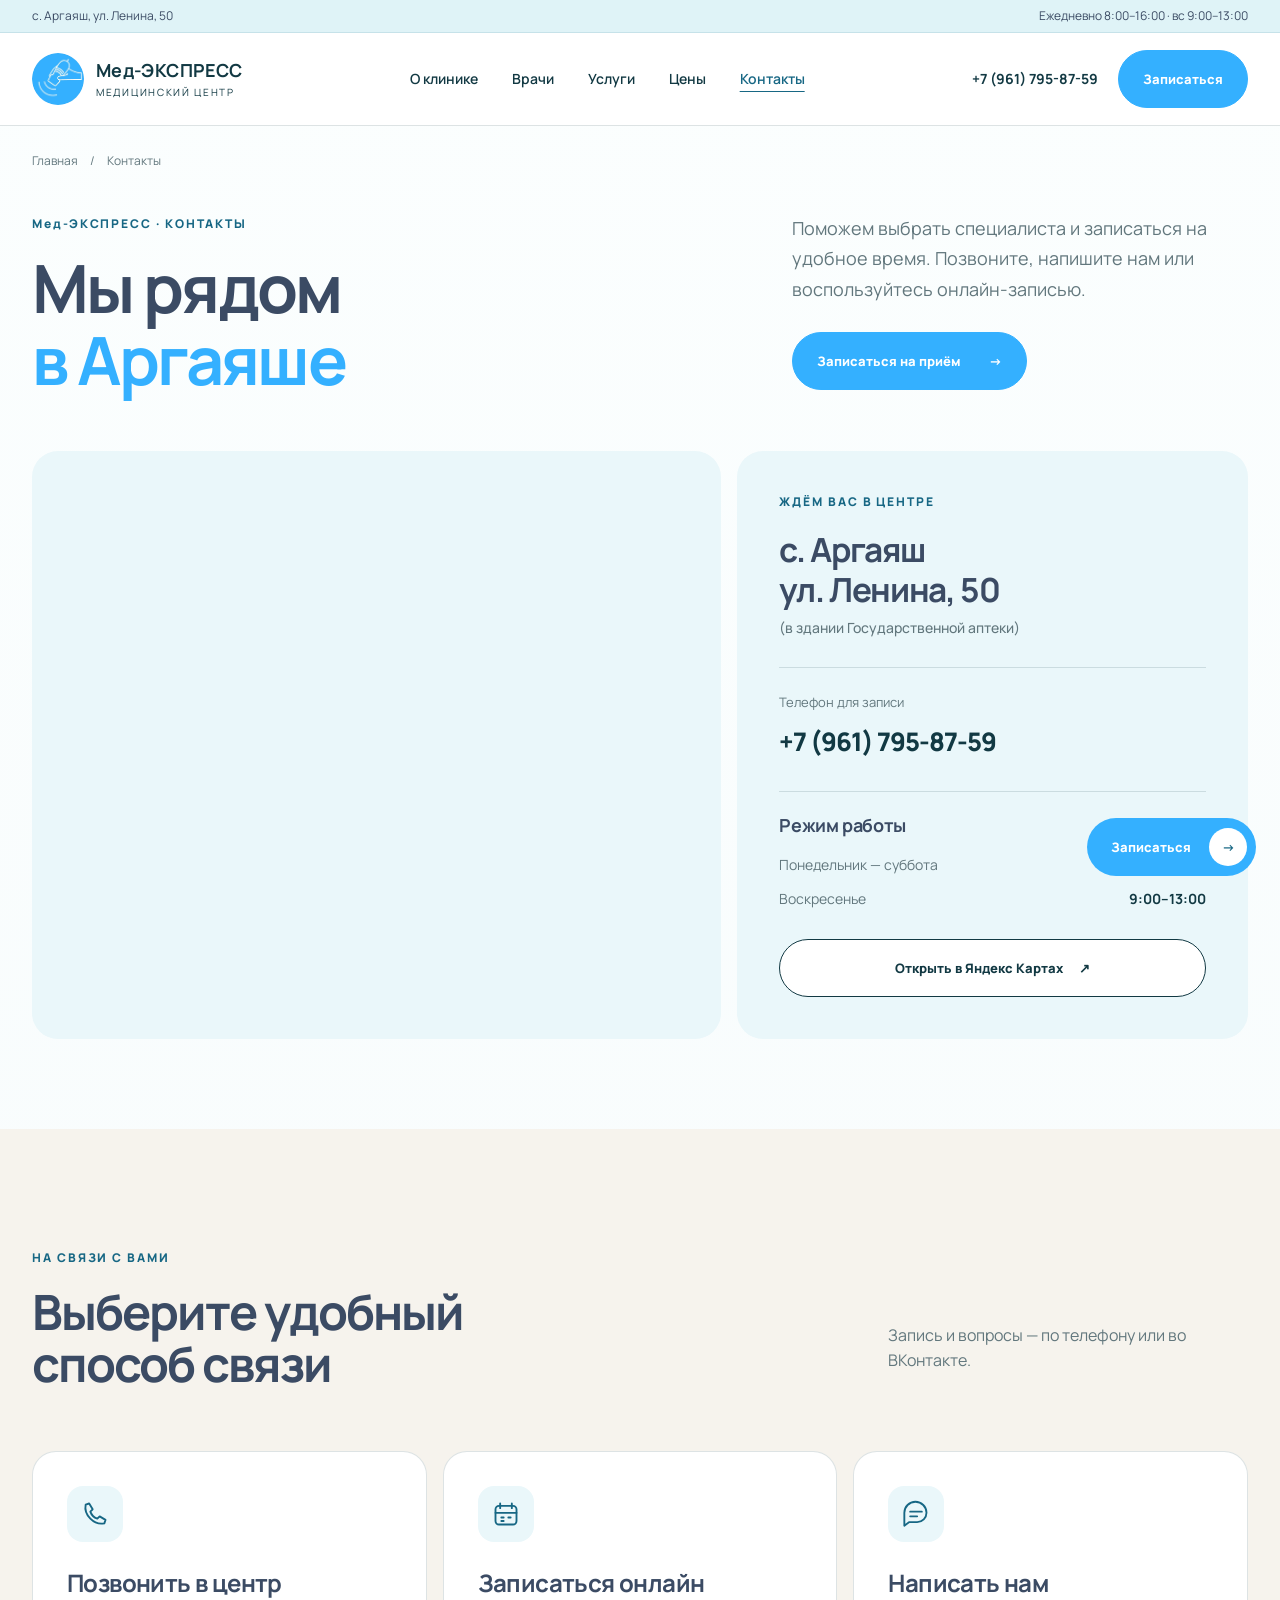
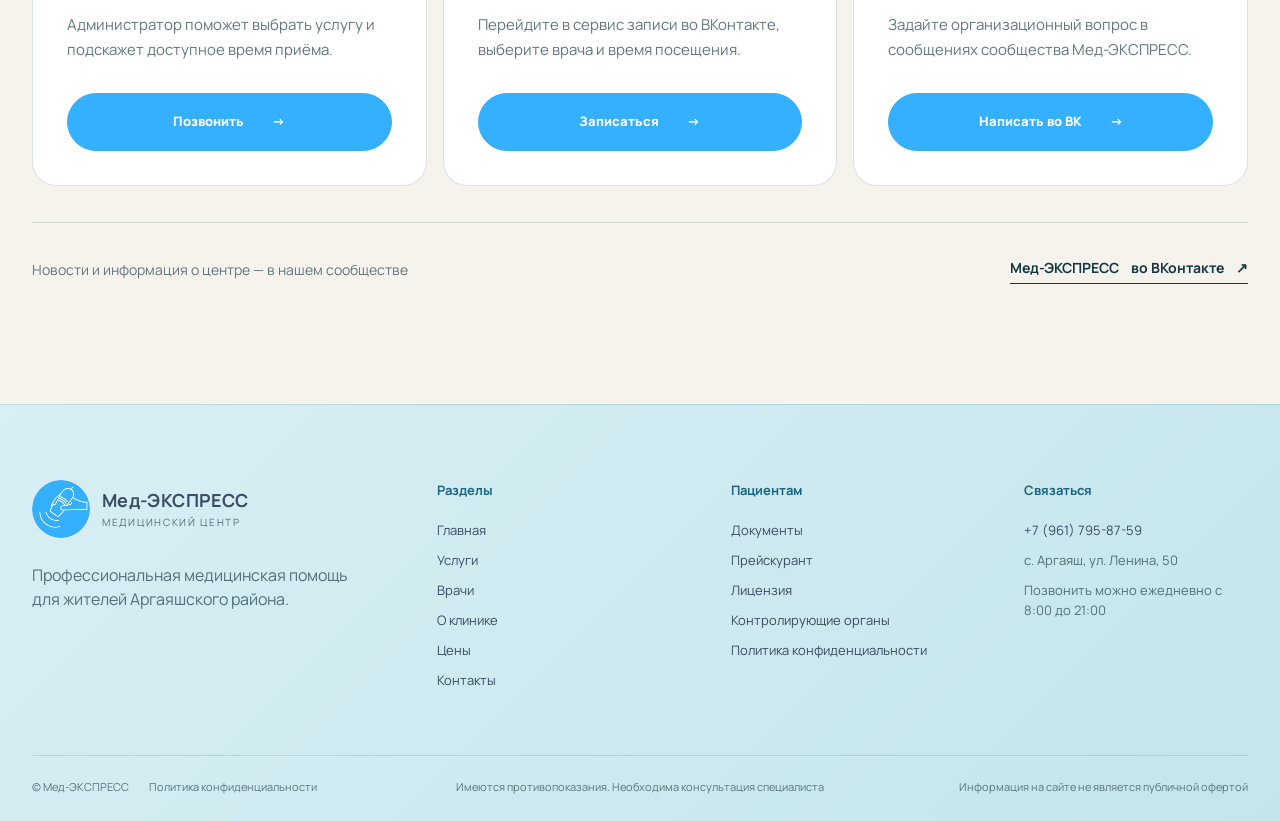
<file: contacts.html>
<!doctype html>
<html lang="ru">
<head>
  <meta charset="utf-8">
  <meta name="viewport" content="width=device-width, initial-scale=1">
  <meta name="robots" content="noindex, nofollow">
  <meta name="description" content="Контакты Мед-ЭКСПРЕСС: с. Аргаяш, ул. Ленина, 50. Телефон +7 (961) 795-87-59, график работы и онлайн-запись.">
  <title>Контакты — Мед-ЭКСПРЕСС</title>
  <link rel="preconnect" href="https://fonts.googleapis.com">
  <link rel="preconnect" href="https://fonts.gstatic.com" crossorigin>
  <link href="https://fonts.googleapis.com/css2?family=Manrope:wght@400;500;600;700;800&display=swap" rel="stylesheet">
  <link rel="stylesheet" href="home-design.css?v=20260912-footer-warning-centered">
<link rel="stylesheet" href="contacts-design.css?v=20260911-location-note">
<link rel="stylesheet" href="light-site.css?v=20260912-equipment-video-balance">
</head>
<body class="contacts-page">
  <header class="site-header" id="top">
    <div class="header-note"><div class="shell"><span>с. Аргаяш, ул. Ленина, 50</span><span>Ежедневно 8:00–16:00 · вс 9:00–13:00</span></div></div>
    <div class="shell header-main">
      <a class="brand" href="index.html" aria-label="Мед-ЭКСПРЕСС, главная"><img src="assets/medexpress-mark-blue.png" alt=""><span><strong>Мед-ЭКСПРЕСС</strong><small>медицинский центр</small></span></a>
      <button class="menu-button" type="button" aria-expanded="false">Меню</button>
      <nav class="navigation" aria-label="Основная навигация"><a href="about.html">О клинике</a><a href="doctors.html">Врачи</a><a href="services.html">Услуги</a><a href="prices.html">Цены</a><a href="contacts.html" aria-current="page">Контакты</a></nav>
      <div class="header-actions"><a class="phone" href="tel:+79617958759">+7 (961) 795-87-59</a><a class="btn btn--small" href="https://m.vk.ru/app53642491_-203789798?ref=group_menu" target="_blank" rel="noopener">Записаться</a></div>
    </div>
  </header>
  <main id="main">
    <section class="contacts-intro shell">
      <nav class="contacts-breadcrumbs" aria-label="Хлебные крошки"><a href="index.html">Главная</a><span aria-hidden="true">/</span><span aria-current="page">Контакты</span></nav>
      <div class="contacts-intro__grid">
        <div><span class="eyebrow">Мед-ЭКСПРЕСС · Контакты</span><h1>Мы рядом<br><em>в Аргаяше</em></h1></div>
        <div class="contacts-intro__copy"><p>Поможем выбрать специалиста и записаться на удобное время. Позвоните, напишите нам или воспользуйтесь онлайн-записью.</p><a class="btn" href="https://m.vk.ru/app53642491_-203789798?ref=group_menu" target="_blank" rel="noopener">Записаться на приём <span aria-hidden="true">→</span></a></div>
      </div>
    </section>

    <section class="contacts-location shell" aria-labelledby="location-title">
      <div class="contacts-location__grid">
        <div class="contacts-location__map">
          <iframe src="https://yandex.ru/map-widget/v1/?ll=60.886067%2C55.493844&amp;mode=search&amp;oid=177892519550&amp;ol=biz&amp;z=17" title="Мед-ЭКСПРЕСС на Яндекс Картах — Аргаяш, улица Ленина, 50" loading="lazy" allowfullscreen></iframe>
        </div>
        <div class="contacts-location__info">
          <div class="contacts-address"><span class="eyebrow">Ждём вас в центре</span><h2 id="location-title">с. Аргаяш<br>ул. Ленина, 50<small class="contacts-address__note">(в здании Государственной аптеки)</small></h2></div>
          <div class="contacts-detail"><span class="contacts-label">Телефон для записи</span><a class="contacts-phone" href="tel:+79617958759">+7 (961) 795-87-59</a></div>
          <div class="contacts-detail"><h3>Режим работы</h3><dl class="contacts-hours"><div><dt>Понедельник — суббота</dt><dd>8:00–16:00</dd></div><div><dt>Воскресенье</dt><dd>9:00–13:00</dd></div></dl></div>
          <a class="btn btn--outline contacts-map-link" href="https://yandex.ru/maps/org/177892519550/" target="_blank" rel="noopener">Открыть в Яндекс Картах <span aria-hidden="true">↗</span></a>
        </div>
      </div>
    </section>

    <section class="section contacts-connect">
      <div class="shell">
        <div class="section-title"><div><span class="eyebrow">На связи с вами</span><h2>Выберите удобный<br>способ связи</h2></div><div><p>Запись и вопросы — по телефону или во ВКонтакте.</p></div></div>
        <div class="contacts-methods">
          <article class="contacts-method">
            <span class="contacts-method__icon"><svg viewBox="0 0 24 24" fill="none" stroke="currentColor" stroke-width="1.6" stroke-linecap="round" stroke-linejoin="round" aria-hidden="true"><path d="m7 3-3 1c-1 5 1 9 4 12s7 5 12 4l1-3-5-3-2 2c-3-1-5-3-6-6l2-2-3-5Z"/></svg></span>
            <h3>Позвонить в центр</h3><p>Администратор поможет выбрать услугу и подскажет доступное время приёма.</p><a class="btn" href="tel:+79617958759">Позвонить <span aria-hidden="true">→</span></a>
          </article>
          <article class="contacts-method">
            <span class="contacts-method__icon"><svg viewBox="0 0 24 24" fill="none" stroke="currentColor" stroke-width="1.6" stroke-linecap="round" stroke-linejoin="round" aria-hidden="true"><rect x="3" y="5" width="18" height="16" rx="3"/><path d="M7 3v4M17 3v4M3 11h18M8 15h2M14 15h2M8 18h2"/></svg></span>
            <h3>Записаться онлайн</h3><p>Перейдите в сервис записи во ВКонтакте, выберите врача и время посещения.</p><a class="btn" href="https://m.vk.ru/app53642491_-203789798?ref=group_menu" target="_blank" rel="noopener">Записаться <span aria-hidden="true">→</span></a>
          </article>
          <article class="contacts-method">
            <span class="contacts-method__icon"><svg viewBox="0 0 24 24" fill="none" stroke="currentColor" stroke-width="1.6" stroke-linecap="round" stroke-linejoin="round" aria-hidden="true"><path d="M21 11a8 8 0 0 1-8 8H6l-4 3V11a9 9 0 0 1 19 0Z"/><path d="M7 10h10M7 14h6"/></svg></span>
            <h3>Написать нам</h3><p>Задайте организационный вопрос в сообщениях сообщества Мед-ЭКСПРЕСС.</p><a class="btn" href="https://vk.com/im?sel=-203789798" target="_blank" rel="noopener">Написать во ВК <span aria-hidden="true">→</span></a>
          </article>
        </div>
        <div class="contacts-community"><p>Новости и информация о центре — в нашем сообществе</p><a class="text-link" href="https://vk.ru/medexpress74" target="_blank" rel="noopener">Мед-ЭКСПРЕСС во ВКонтакте <span aria-hidden="true"> ↗</span></a></div>
      </div>
    </section>
  </main>
  <footer class="site-footer"><div class="shell footer-grid"><div><a class="brand brand--footer" href="index.html"><img src="assets/medexpress-mark-blue.png" alt=""><span><strong>Мед-ЭКСПРЕСС</strong><small>медицинский центр</small></span></a><p>Профессиональная медицинская помощь для жителей Аргаяшского района.</p></div><nav><strong>Разделы</strong><a href="services.html">Услуги</a><a href="doctors.html">Врачи</a><a href="about.html">О клинике</a><a href="prices.html">Цены</a><a href="contacts.html">Контакты</a></nav><nav><strong>Пациентам</strong><a href="documents.html">Документы</a><a href="prices.html">Прейскурант</a><a href="documents/document.html?name=Лицензия">Лицензия</a></nav><div><strong>Связаться</strong><a href="tel:+79617958759">+7 (961) 795-87-59</a><span>с. Аргаяш, ул. Ленина, 50</span><span>Позвонить можно ежедневно с 8:00 до 21:00</span></div></div><div class="shell footer-bottom"><span>© Мед-ЭКСПРЕСС</span><a href="documents/document.html?name=Политика%20конфиденциальности">Политика конфиденциальности</a><span>Информация на сайте не является публичной офертой</span></div></footer>
  <a class="floating-record" href="https://m.vk.ru/app53642491_-203789798?ref=group_menu" target="_blank" rel="noopener"><span>Записаться</span><b aria-hidden="true">→</b></a>
  <script src="script.js?v=20260912-footer-warning-centered"></script>
</body>
</html>
</file>
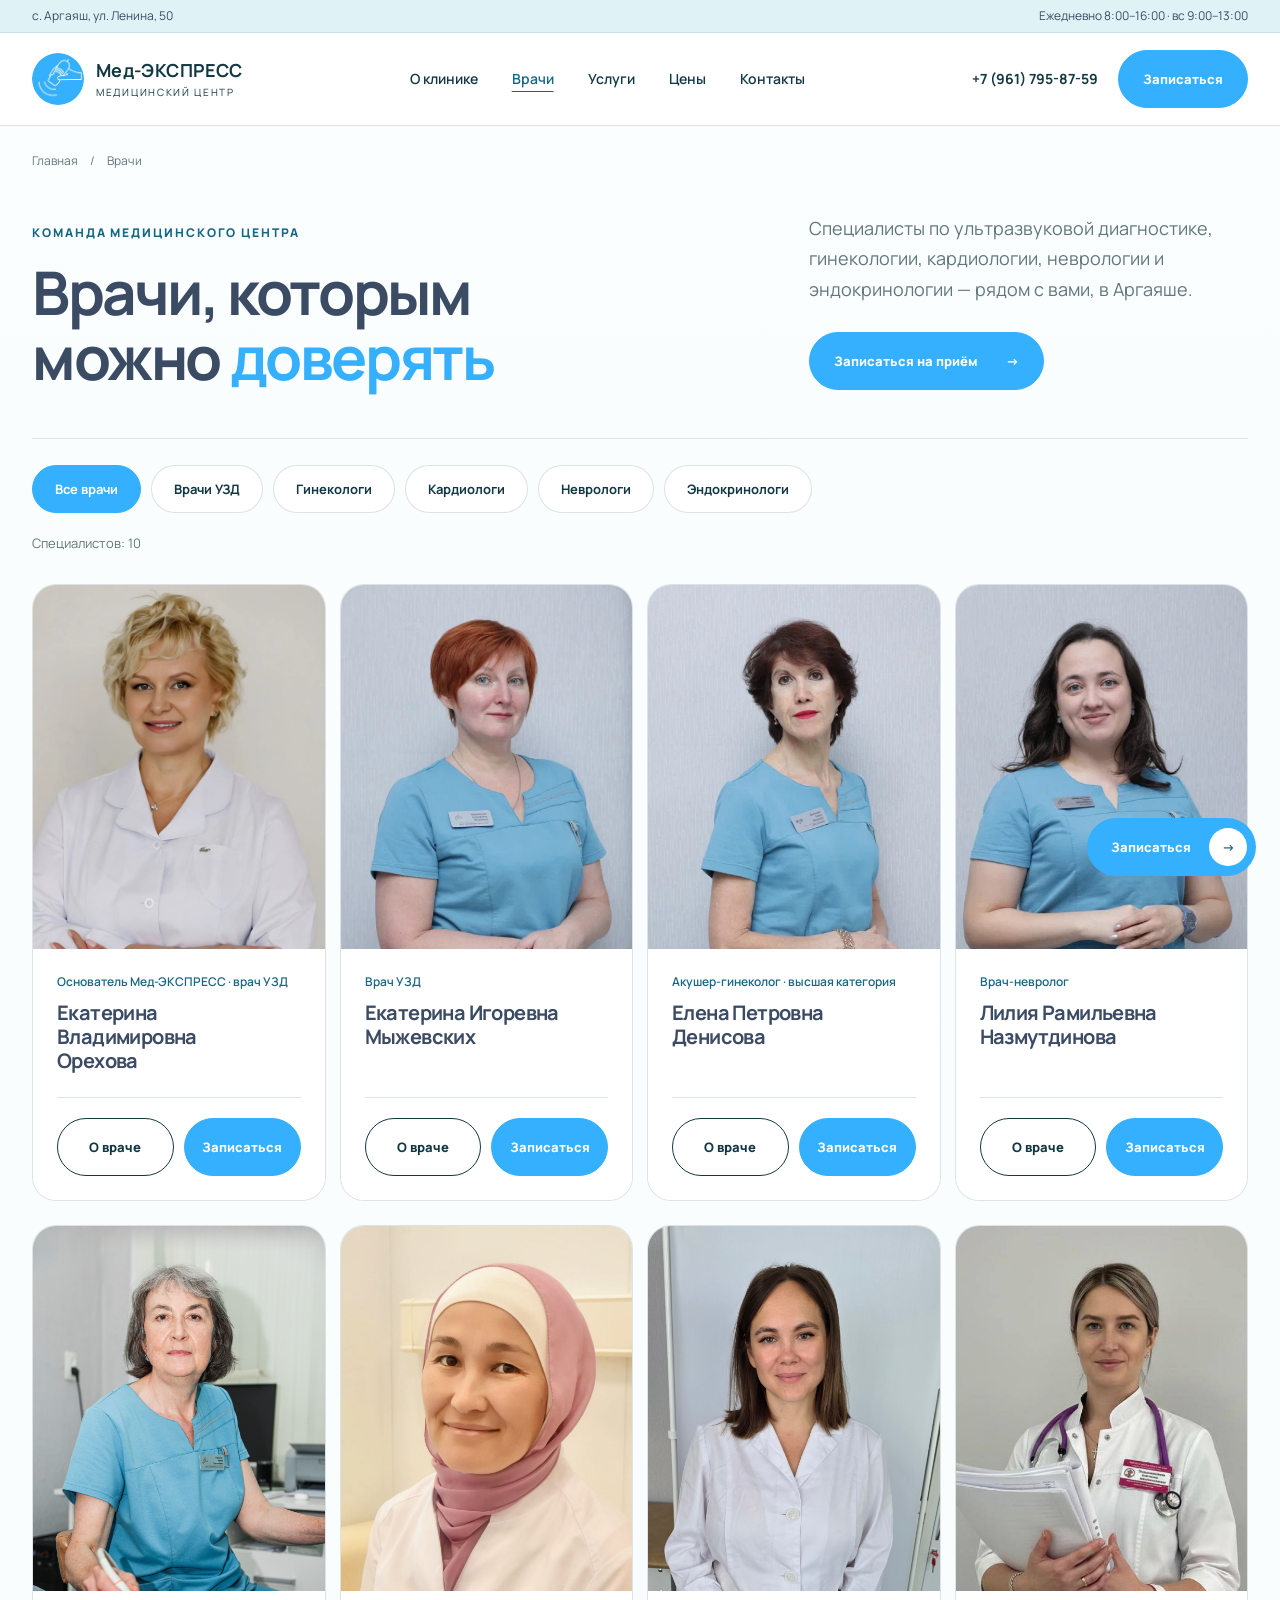
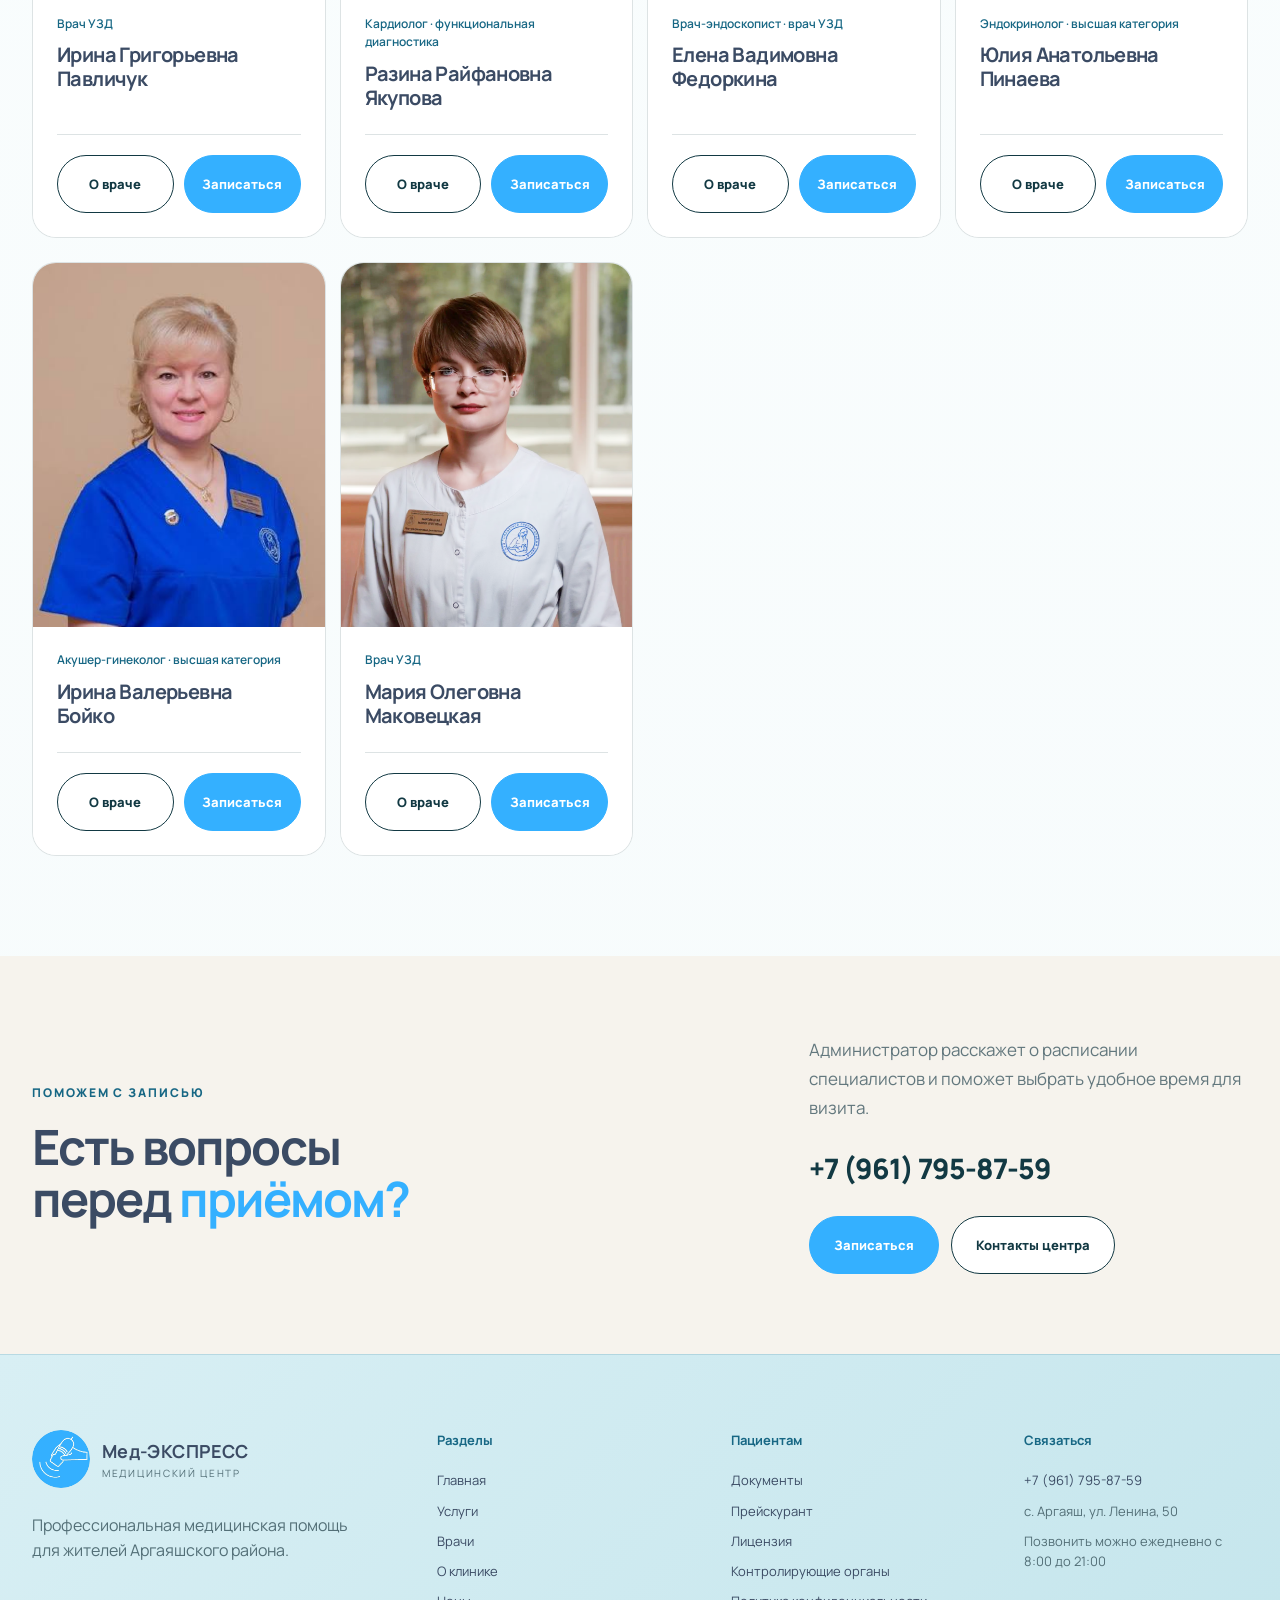
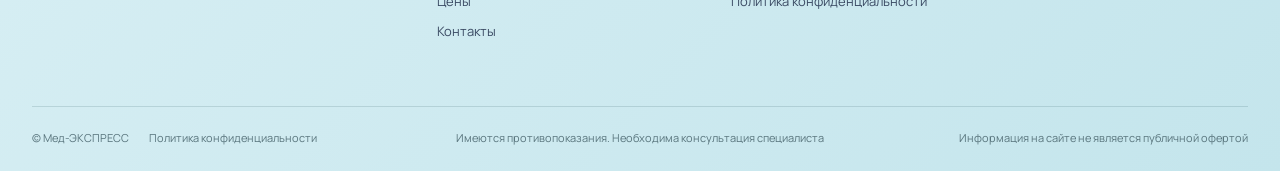
<file: doctors.html>
<!doctype html>
<html lang="ru">
<head>
<meta charset="utf-8">
<meta name="viewport" content="width=device-width, initial-scale=1">
<meta name="robots" content="noindex, nofollow">
<title>Врачи — Мед-ЭКСПРЕСС</title>
<meta name="description" content="Врачи Мед-ЭКСПРЕСС в Аргаяше: специалисты УЗД, гинекологи, кардиолог, невролог и эндокринолог. Выберите специалиста и запишитесь на приём.">
<link rel="preconnect" href="https://fonts.googleapis.com">
<link rel="preconnect" href="https://fonts.gstatic.com" crossorigin>
<link href="https://fonts.googleapis.com/css2?family=Manrope:wght@400;500;600;700;800&display=swap" rel="stylesheet">
  <link rel="stylesheet" href="home-design.css?v=20260912-footer-warning-centered">
<link rel="stylesheet" href="doctors-design.css?v=20260901-tabs-white">
<link rel="stylesheet" href="light-site.css?v=20260912-equipment-video-balance">
</head>
<body class="doctors-page">
<header class="site-header" id="top">
    <div class="header-note"><div class="shell"><span>с. Аргаяш, ул. Ленина, 50</span><span>Ежедневно 8:00–16:00 · вс 9:00–13:00</span></div></div>
    <div class="shell header-main">
      <a class="brand" href="index.html" aria-label="Мед-ЭКСПРЕСС, главная"><img src="assets/medexpress-mark-blue.png" alt=""><span><strong>Мед-ЭКСПРЕСС</strong><small>медицинский центр</small></span></a>
      <button class="menu-button" type="button" aria-expanded="false">Меню</button>
      <nav class="navigation" aria-label="Основная навигация"><a href="about.html">О клинике</a><a href="doctors.html" aria-current="page">Врачи</a><a href="services.html">Услуги</a><a href="prices.html">Цены</a><a href="contacts.html">Контакты</a></nav>
      <div class="header-actions"><a class="phone" href="tel:+79617958759">+7 (961) 795-87-59</a><a class="btn btn--small" href="https://m.vk.ru/app53642491_-203789798?ref=group_menu" target="_blank" rel="noopener">Записаться</a></div>
    </div>
  </header>
<main id="main">
<section class="team-intro shell">
<nav class="team-breadcrumbs" aria-label="Хлебные крошки"><a href="index.html">Главная</a><span aria-hidden="true">/</span><span aria-current="page">Врачи</span></nav>
<div class="team-intro__grid">
<div><span class="eyebrow">Команда медицинского центра</span><h1>Врачи, которым<br>можно <em>доверять</em></h1></div>
<div class="team-intro__copy"><p>Специалисты по ультразвуковой диагностике, гинекологии, кардиологии, неврологии и эндокринологии — рядом с вами, в Аргаяше.</p><a class="btn" href="https://m.vk.ru/app53642491_-203789798?ref=group_menu" target="_blank" rel="noopener">Записаться на приём <span aria-hidden="true">→</span></a></div>
</div>
</section>
<section class="team-catalog shell" aria-label="Список врачей" data-team-catalog>
<div class="team-toolbar">
<div class="team-filters" role="group" aria-label="Специальность врача" data-team-filters hidden><button type="button" data-team-filter="all" aria-pressed="true" aria-controls="team-list">Все врачи</button><button type="button" data-team-filter="uzi" aria-pressed="false" aria-controls="team-list">Врачи УЗД</button><button type="button" data-team-filter="gynecology" aria-pressed="false" aria-controls="team-list">Гинекологи</button><button type="button" data-team-filter="cardiology" aria-pressed="false" aria-controls="team-list">Кардиологи</button><button type="button" data-team-filter="neurology" aria-pressed="false" aria-controls="team-list">Неврологи</button><button type="button" data-team-filter="endocrinology" aria-pressed="false" aria-controls="team-list">Эндокринологи</button></div>
<p class="team-count" data-team-count role="status" aria-live="polite" aria-atomic="true">Специалистов: 10</p>
</div>
<div class="team-grid" id="team-list">
<article class="team-card" data-team-card data-specialty="uzi">
<div class="team-portrait"><img src="assets/doctor-orekhova.jpg" alt="Екатерина Владимировна Орехова" decoding="async"></div>
<div class="team-card__body"><p class="team-specialty">Основатель Мед-ЭКСПРЕСС · врач УЗД</p><h2>Екатерина Владимировна<br>Орехова</h2>
<div class="team-card__actions"><a class="btn btn--outline" href="doctors/ekaterina-orekhova.html" aria-label="О враче: Екатерина Владимировна Орехова">О враче</a><a class="btn" href="https://m.vk.ru/app53642491_-203789798?ref=group_menu" target="_blank" rel="noopener" aria-label="Записаться: Екатерина Владимировна Орехова">Записаться</a></div></div>
</article>
<article class="team-card" data-team-card data-specialty="uzi">
<div class="team-portrait"><img src="assets/doctor-myzhevskikh.png" alt="Екатерина Игоревна Мыжевских" decoding="async"></div>
<div class="team-card__body"><p class="team-specialty">Врач УЗД</p><h2>Екатерина Игоревна<br>Мыжевских</h2>
<div class="team-card__actions"><a class="btn btn--outline" href="doctors/profile.html?name=Екатерина%20Мыжевских" aria-label="О враче: Екатерина Игоревна Мыжевских">О враче</a><a class="btn" href="https://m.vk.ru/app53642491_-203789798?ref=group_menu" target="_blank" rel="noopener" aria-label="Записаться: Екатерина Игоревна Мыжевских">Записаться</a></div></div>
</article>
<article class="team-card" data-team-card data-specialty="gynecology">
<div class="team-portrait"><img src="assets/doctor-denisova.png" alt="Елена Петровна Денисова" decoding="async"></div>
<div class="team-card__body"><p class="team-specialty">Акушер-гинеколог · высшая категория</p><h2>Елена Петровна<br>Денисова</h2>
<div class="team-card__actions"><a class="btn btn--outline" href="doctors/profile.html?name=Елена%20Денисова" aria-label="О враче: Елена Петровна Денисова">О враче</a><a class="btn" href="https://m.vk.ru/app53642491_-203789798?ref=group_menu" target="_blank" rel="noopener" aria-label="Записаться: Елена Петровна Денисова">Записаться</a></div></div>
</article>
<article class="team-card" data-team-card data-specialty="neurology">
<div class="team-portrait"><img src="assets/doctor-nazmutdinova.png" alt="Лилия Рамильевна Назмутдинова" decoding="async"></div>
<div class="team-card__body"><p class="team-specialty">Врач-невролог</p><h2>Лилия Рамильевна<br>Назмутдинова</h2>
<div class="team-card__actions"><a class="btn btn--outline" href="doctors/profile.html?name=Лилия%20Назмутдинова" aria-label="О враче: Лилия Рамильевна Назмутдинова">О враче</a><a class="btn" href="https://m.vk.ru/app53642491_-203789798?ref=group_menu" target="_blank" rel="noopener" aria-label="Записаться: Лилия Рамильевна Назмутдинова">Записаться</a></div></div>
</article>
<article class="team-card" data-team-card data-specialty="uzi">
<div class="team-portrait"><img src="assets/doctor-pavlichuk.png" alt="Ирина Григорьевна Павличук" loading="lazy" decoding="async"></div>
<div class="team-card__body"><p class="team-specialty">Врач УЗД</p><h2>Ирина Григорьевна<br>Павличук</h2>
<div class="team-card__actions"><a class="btn btn--outline" href="doctors/profile.html?name=Ирина%20Павличук" aria-label="О враче: Ирина Григорьевна Павличук">О враче</a><a class="btn" href="https://m.vk.ru/app53642491_-203789798?ref=group_menu" target="_blank" rel="noopener" aria-label="Записаться: Ирина Григорьевна Павличук">Записаться</a></div></div>
</article>
<article class="team-card" data-team-card data-specialty="cardiology">
<div class="team-portrait"><img src="assets/doctor-yakupova.png" alt="Разина Райфановна Якупова" loading="lazy" decoding="async"></div>
<div class="team-card__body"><p class="team-specialty">Кардиолог · функциональная диагностика</p><h2>Разина Райфановна<br>Якупова</h2>
<div class="team-card__actions"><a class="btn btn--outline" href="doctors/profile.html?name=Разина%20Якупова" aria-label="О враче: Разина Райфановна Якупова">О враче</a><a class="btn" href="https://m.vk.ru/app53642491_-203789798?ref=group_menu" target="_blank" rel="noopener" aria-label="Записаться: Разина Райфановна Якупова">Записаться</a></div></div>
</article>
<article class="team-card" data-team-card data-specialty="uzi">
<div class="team-portrait"><img src="assets/doctor-fedorkina.png" alt="Елена Вадимовна Федоркина" loading="lazy" decoding="async"></div>
<div class="team-card__body"><p class="team-specialty">Врач-эндоскопист · врач УЗД</p><h2>Елена Вадимовна<br>Федоркина</h2>
<div class="team-card__actions"><a class="btn btn--outline" href="doctors/profile.html?name=Елена%20Федоркина" aria-label="О враче: Елена Вадимовна Федоркина">О враче</a><a class="btn" href="https://m.vk.ru/app53642491_-203789798?ref=group_menu" target="_blank" rel="noopener" aria-label="Записаться: Елена Вадимовна Федоркина">Записаться</a></div></div>
</article>
<article class="team-card" data-team-card data-specialty="endocrinology">
<div class="team-portrait"><img src="assets/doctor-pinaeva.png" alt="Юлия Анатольевна Пинаева" loading="lazy" decoding="async"></div>
<div class="team-card__body"><p class="team-specialty">Эндокринолог · высшая категория</p><h2>Юлия Анатольевна<br>Пинаева</h2>
<div class="team-card__actions"><a class="btn btn--outline" href="doctors/profile.html?name=Юлия%20Пинаева" aria-label="О враче: Юлия Анатольевна Пинаева">О враче</a><a class="btn" href="https://m.vk.ru/app53642491_-203789798?ref=group_menu" target="_blank" rel="noopener" aria-label="Записаться: Юлия Анатольевна Пинаева">Записаться</a></div></div>
</article>
<article class="team-card" data-team-card data-specialty="gynecology">
<div class="team-portrait"><img src="assets/doctor-boyko.png" alt="Ирина Валерьевна Бойко" loading="lazy" decoding="async"></div>
<div class="team-card__body"><p class="team-specialty">Акушер-гинеколог · высшая категория</p><h2>Ирина Валерьевна<br>Бойко</h2>
<div class="team-card__actions"><a class="btn btn--outline" href="doctors/profile.html?name=Ирина%20Бойко" aria-label="О враче: Ирина Валерьевна Бойко">О враче</a><a class="btn" href="https://m.vk.ru/app53642491_-203789798?ref=group_menu" target="_blank" rel="noopener" aria-label="Записаться: Ирина Валерьевна Бойко">Записаться</a></div></div>
</article>
<article class="team-card" data-team-card data-specialty="uzi">
<div class="team-portrait"><img src="assets/doctor-makovetskaya.png" alt="Мария Олеговна Маковецкая" decoding="async"></div>
<div class="team-card__body"><p class="team-specialty">Врач УЗД</p><h2>Мария Олеговна<br>Маковецкая</h2>
<div class="team-card__actions"><a class="btn btn--outline" href="doctors/profile.html?name=Мария%20Маковецкая" aria-label="О враче: Мария Олеговна Маковецкая">О враче</a><a class="btn" href="https://m.vk.ru/app53642491_-203789798?ref=group_menu" target="_blank" rel="noopener" aria-label="Записаться: Мария Олеговна Маковецкая">Записаться</a></div></div>
</article>
</div>
</section>
<section class="team-help">
<div class="shell team-help__grid">
<div><span class="eyebrow">Поможем с записью</span><h2>Есть вопросы<br>перед <em>приёмом?</em></h2></div>
<div class="team-help__copy"><p>Администратор расскажет о расписании специалистов и поможет выбрать удобное время для визита.</p><a class="team-help__phone" href="tel:+79617958759">+7 (961) 795-87-59</a><div class="team-help__actions"><a class="btn" href="https://m.vk.ru/app53642491_-203789798?ref=group_menu" target="_blank" rel="noopener">Записаться</a><a class="btn btn--outline" href="contacts.html">Контакты центра</a></div></div>
</div>
</section>
</main>
<footer class="site-footer"><div class="shell footer-grid"><div><a class="brand brand--footer" href="index.html"><img src="assets/medexpress-mark-blue.png" alt=""><span><strong>Мед-ЭКСПРЕСС</strong><small>медицинский центр</small></span></a><p>Профессиональная медицинская помощь для жителей Аргаяшского района.</p></div><nav><strong>Разделы</strong><a href="services.html">Услуги</a><a href="doctors.html">Врачи</a><a href="about.html">О клинике</a><a href="prices.html">Цены</a><a href="contacts.html">Контакты</a></nav><nav><strong>Пациентам</strong><a href="documents.html">Документы</a><a href="prices.html">Прейскурант</a><a href="documents/document.html?name=Лицензия">Лицензия</a></nav><div><strong>Связаться</strong><a href="tel:+79617958759">+7 (961) 795-87-59</a><span>с. Аргаяш, ул. Ленина, 50</span><span>Позвонить можно ежедневно с 8:00 до 21:00</span></div></div><div class="shell footer-bottom"><span>© Мед-ЭКСПРЕСС</span><a href="documents/document.html?name=Политика%20конфиденциальности">Политика конфиденциальности</a><span>Информация на сайте не является публичной офертой</span></div></footer>
<script src="doctors-data.js?v=20260901-doctors"></script>
<a class="floating-record" href="https://m.vk.ru/app53642491_-203789798?ref=group_menu" target="_blank" rel="noopener"><span>Записаться</span><b aria-hidden="true">→</b></a>
  <script src="script.js?v=20260912-footer-warning-centered"></script>
<script src="doctors.js?v=20260831-team"></script>
</body>
</html>
</file>
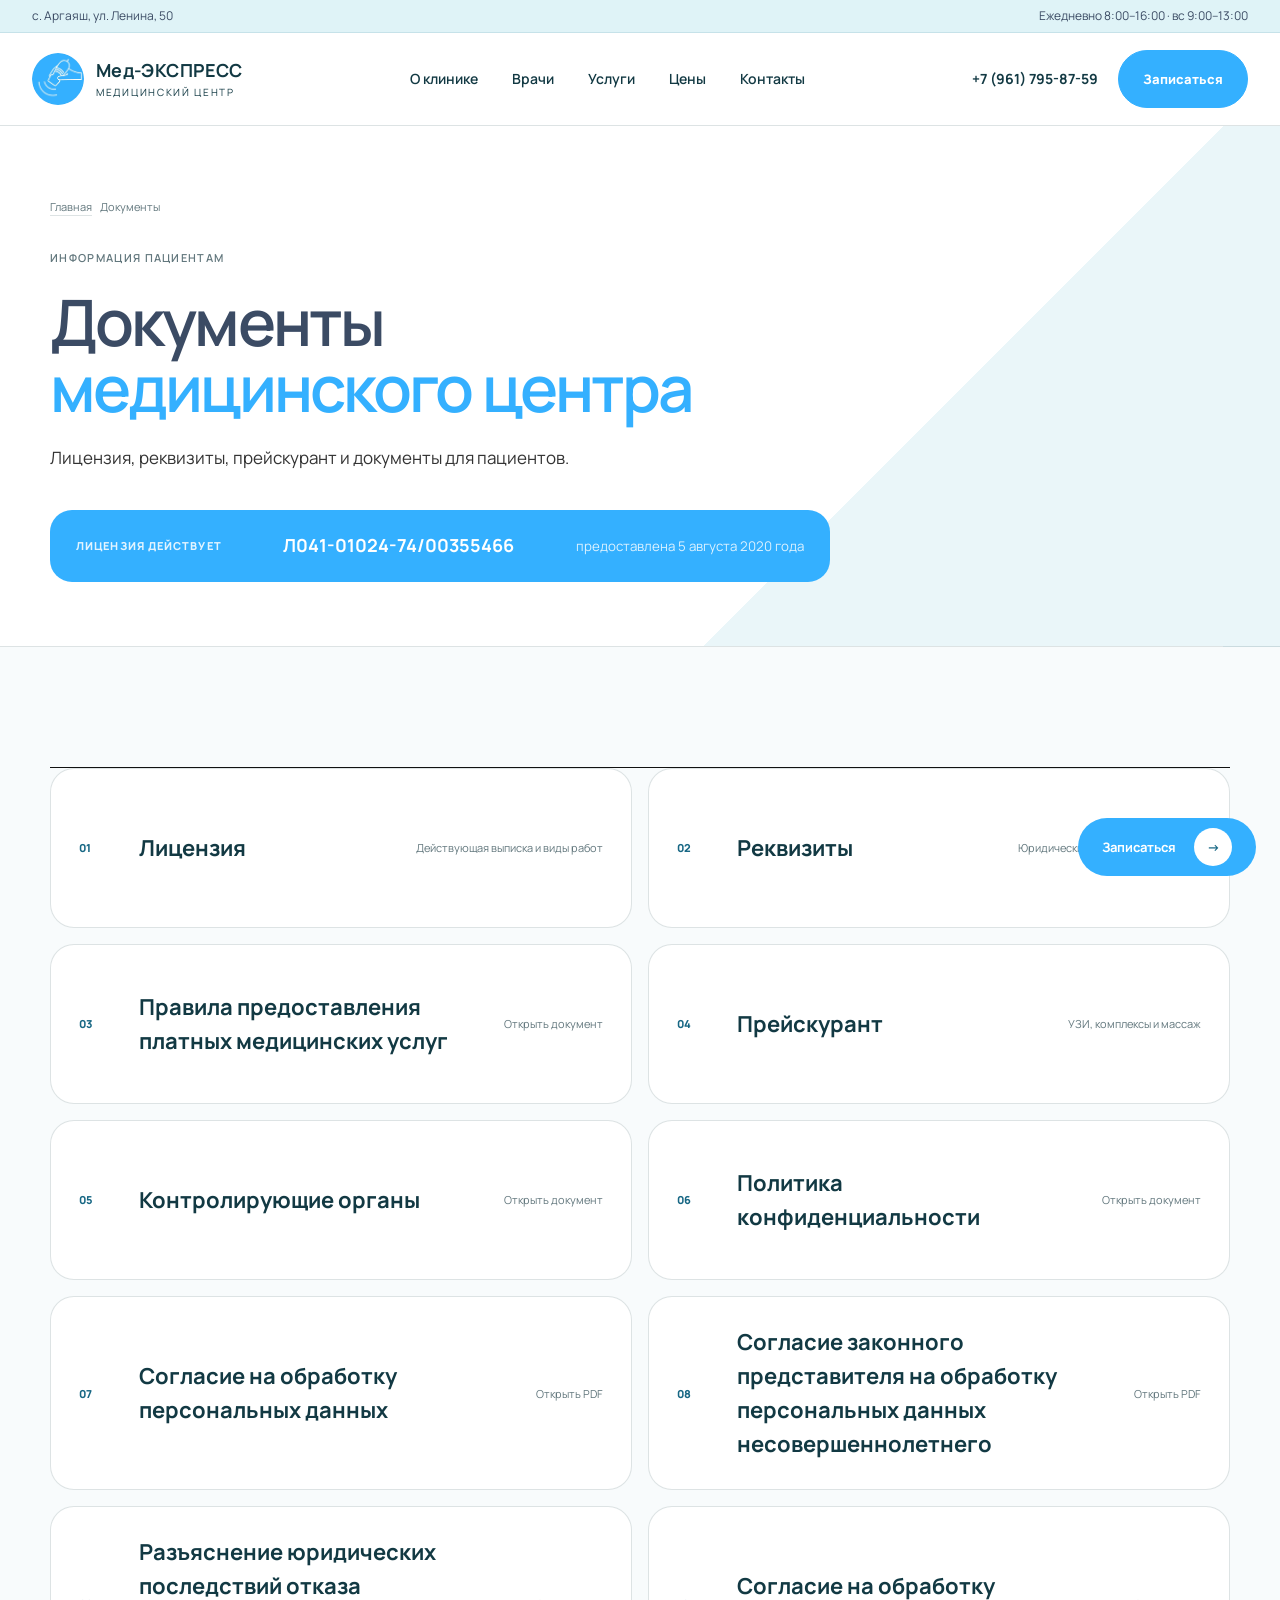
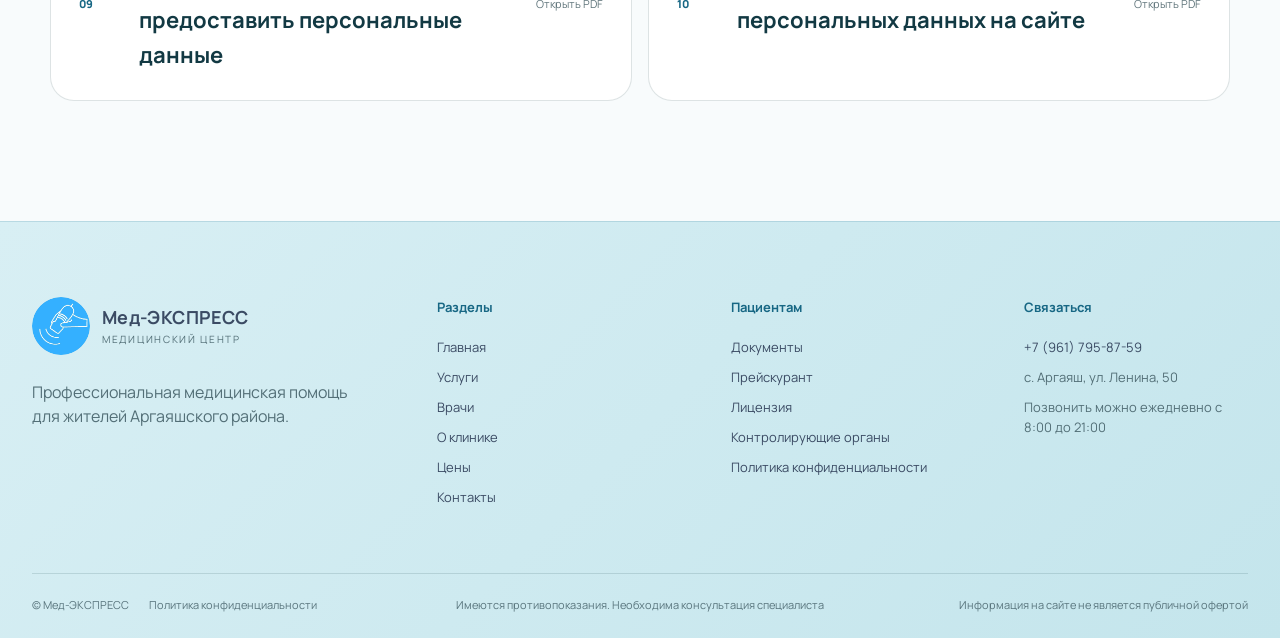
<file: documents.html>
<!doctype html>
<html lang="ru">
<head>
  <meta charset="utf-8">
  <meta name="viewport" content="width=device-width, initial-scale=1">
  <meta name="robots" content="noindex, nofollow">
  <title>Документы — Мед-ЭКСПРЕСС</title>
  <link rel="preconnect" href="https://fonts.googleapis.com">
  <link rel="preconnect" href="https://fonts.gstatic.com" crossorigin>
  <link href="https://fonts.googleapis.com/css2?family=Manrope:wght@400;500;600;700;800&display=swap" rel="stylesheet">
  <link rel="stylesheet" href="styles.css?v=20260831-brand-blue">
  <link rel="stylesheet" href="home-design.css?v=20260912-footer-warning-centered">
<link rel="stylesheet" href="documents-design.css?v=20260912-license-status-visible">
<link rel="stylesheet" href="light-site.css?v=20260912-equipment-video-balance">
</head>
<body class="documents-page">
<header class="site-header" id="top"><div class="header-note"><div class="shell"><span>с. Аргаяш, ул. Ленина, 50</span><span>Ежедневно 8:00–16:00 · вс 9:00–13:00</span></div></div><div class="shell header-main"><a class="brand" href="index.html" aria-label="Мед-ЭКСПРЕСС, главная"><img src="assets/medexpress-mark-blue.png" alt=""><span><strong>Мед-ЭКСПРЕСС</strong><small>медицинский центр</small></span></a><button class="menu-button" type="button" aria-expanded="false">Меню</button><nav class="navigation" aria-label="Основная навигация"><a href="about.html">О клинике</a><a href="doctors.html">Врачи</a><a href="services.html">Услуги</a><a href="prices.html">Цены</a><a href="contacts.html">Контакты</a></nav><div class="header-actions"><a class="phone" href="tel:+79617958759">+7 (961) 795-87-59</a><a class="btn btn--small" href="https://m.vk.ru/app53642491_-203789798?ref=group_menu" target="_blank" rel="noopener">Записаться</a></div></div></header>
  <main>
    <section class="page-hero documents-hero"><div class="container"><div class="breadcrumbs"><a href="index.html">Главная</a><span>Документы</span></div><span class="label">Информация пациентам</span><h1>Документы<br><em>медицинского центра</em></h1><p>Лицензия, реквизиты, прейскурант и документы для пациентов.</p><div class="document-license-status"><span>Лицензия действует</span><strong>Л041-01024-74/00355466</strong><small>предоставлена 5 августа 2020 года</small></div></div></section>
    <section class="section documents-section"><div class="container"><div class="document-list"><a href="documents/document.html?name=Лицензия"><span>01</span><strong>Лицензия</strong><small>Действующая выписка и виды работ</small></a><a href="documents/document.html?name=Реквизиты"><span>02</span><strong>Реквизиты</strong><small>Юридические и банковские данные</small></a><a href="documents/document.html?name=Правила%20платных%20медицинских%20услуг"><span>03</span><strong>Правила предоставления платных медицинских услуг</strong><small>Открыть документ</small></a><a href="prices.html"><span>04</span><strong>Прейскурант</strong><small>УЗИ, комплексы и массаж</small></a><a href="documents/document.html?name=Контролирующие%20органы"><span>05</span><strong>Контролирующие органы</strong><small>Открыть документ</small></a><a href="documents/document.html?name=Политика%20конфиденциальности"><span>06</span><strong>Политика конфиденциальности</strong><small>Открыть документ</small></a><a href="assets/documents/consent-personal-data.pdf" target="_blank" rel="noopener"><span>07</span><strong>Согласие на обработку персональных данных</strong><small>Открыть PDF</small></a><a href="assets/documents/consent-personal-data-legal-representative.pdf" target="_blank" rel="noopener"><span>08</span><strong>Согласие законного представителя на обработку персональных данных несовершеннолетнего</strong><small>Открыть PDF</small></a><a href="assets/documents/explanation-refusal-personal-data.pdf" target="_blank" rel="noopener"><span>09</span><strong>Разъяснение юридических последствий отказа предоставить персональные данные</strong><small>Открыть PDF</small></a><a href="assets/documents/consent-personal-data-website.pdf" target="_blank" rel="noopener"><span>10</span><strong>Согласие на обработку персональных данных на сайте</strong><small>Открыть PDF</small></a></div></div></section>
  </main>
  <footer class="site-footer"><div class="shell footer-grid"><div><a class="brand brand--footer" href="index.html"><img src="assets/medexpress-mark-blue.png" alt=""><span><strong>Мед-ЭКСПРЕСС</strong><small>медицинский центр</small></span></a><p>Профессиональная медицинская помощь для жителей Аргаяшского района.</p></div><nav><strong>Разделы</strong><a href="services.html">Услуги</a><a href="doctors.html">Врачи</a><a href="about.html">О клинике</a><a href="prices.html">Цены</a><a href="contacts.html">Контакты</a></nav><nav><strong>Пациентам</strong><a href="documents.html">Документы</a><a href="prices.html">Прейскурант</a><a href="documents/document.html?name=Лицензия">Лицензия</a></nav><div><strong>Связаться</strong><a href="tel:+79617958759">+7 (961) 795-87-59</a><span>с. Аргаяш, ул. Ленина, 50</span><span>Позвонить можно ежедневно с 8:00 до 21:00</span></div></div><div class="shell footer-bottom"><span>© Мед-ЭКСПРЕСС</span><a href="documents/document.html?name=Политика%20конфиденциальности">Политика конфиденциальности</a><span>Информация на сайте не является публичной офертой</span></div></footer>
  <a class="floating-record" href="https://m.vk.ru/app53642491_-203789798?ref=group_menu" target="_blank" rel="noopener"><span>Записаться</span><b aria-hidden="true">→</b></a>
  <script src="script.js?v=20260912-footer-warning-centered"></script>
</body>
</html>
</file>
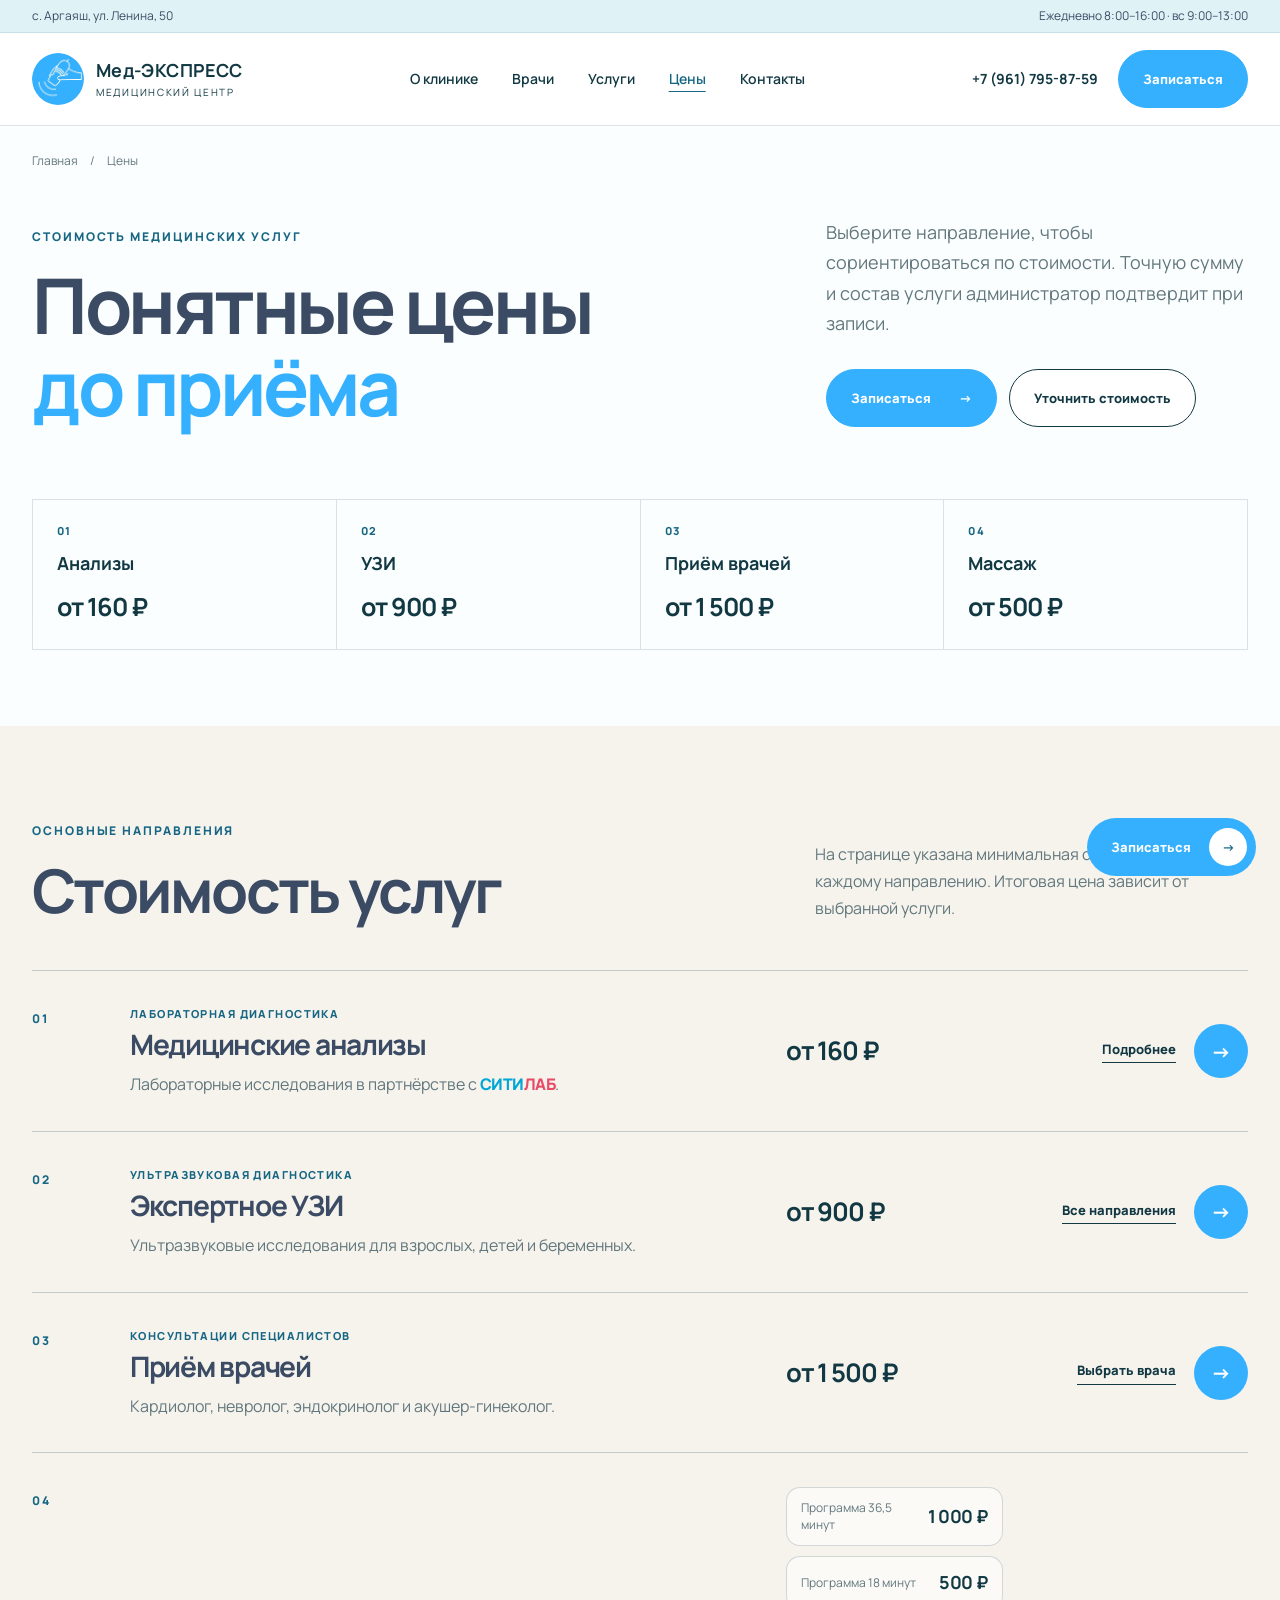
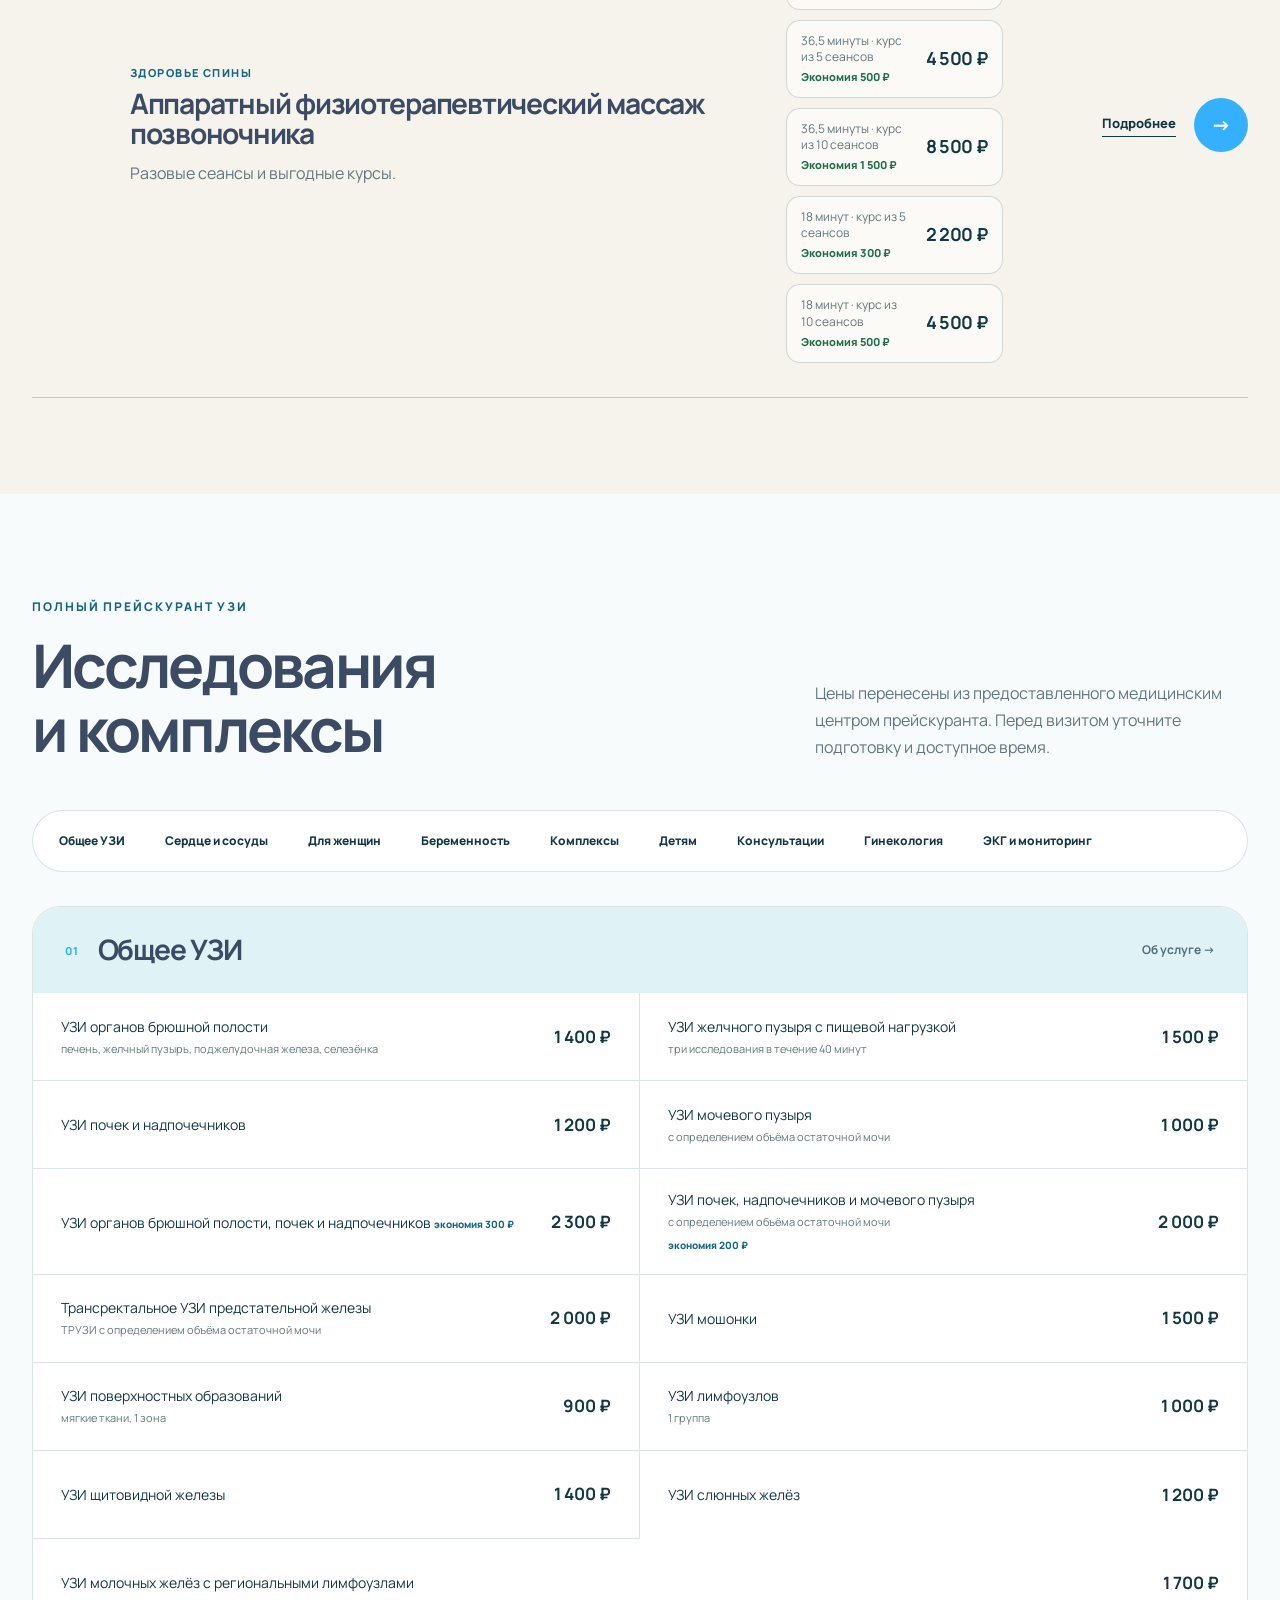
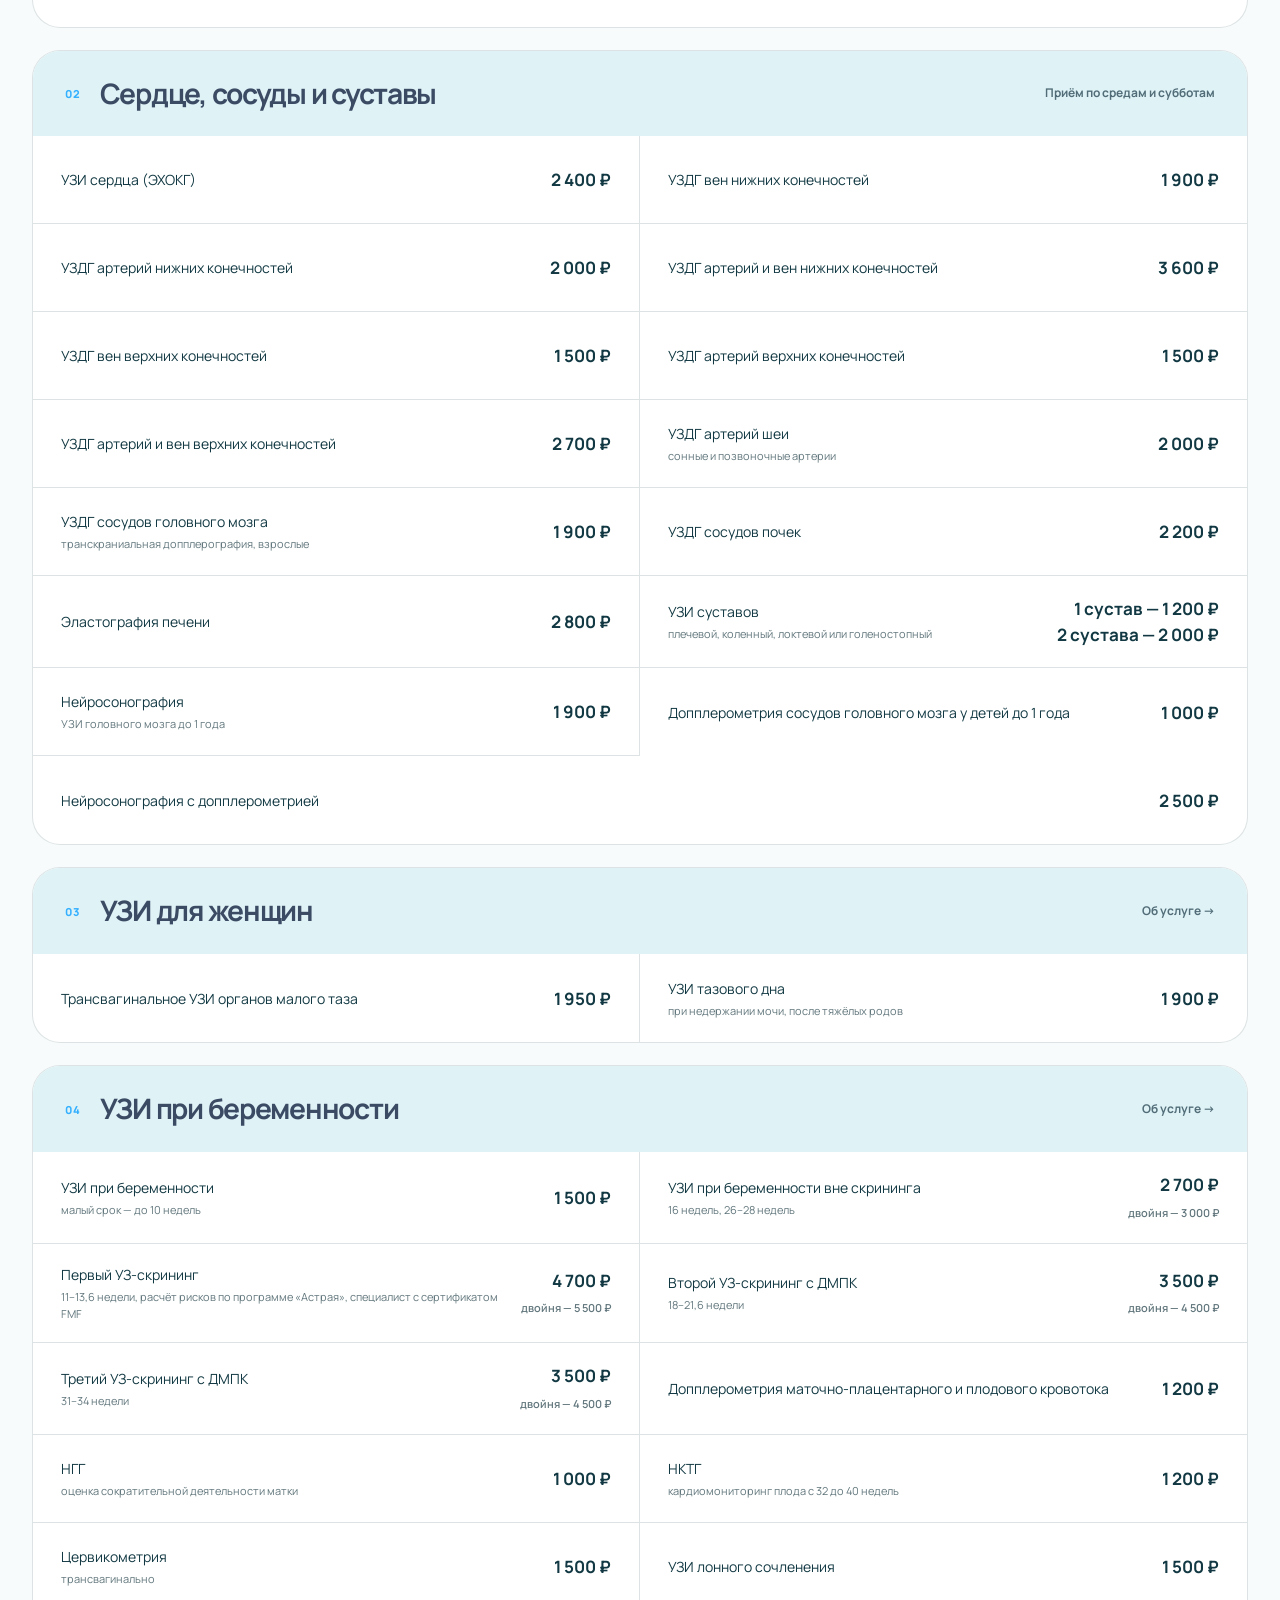
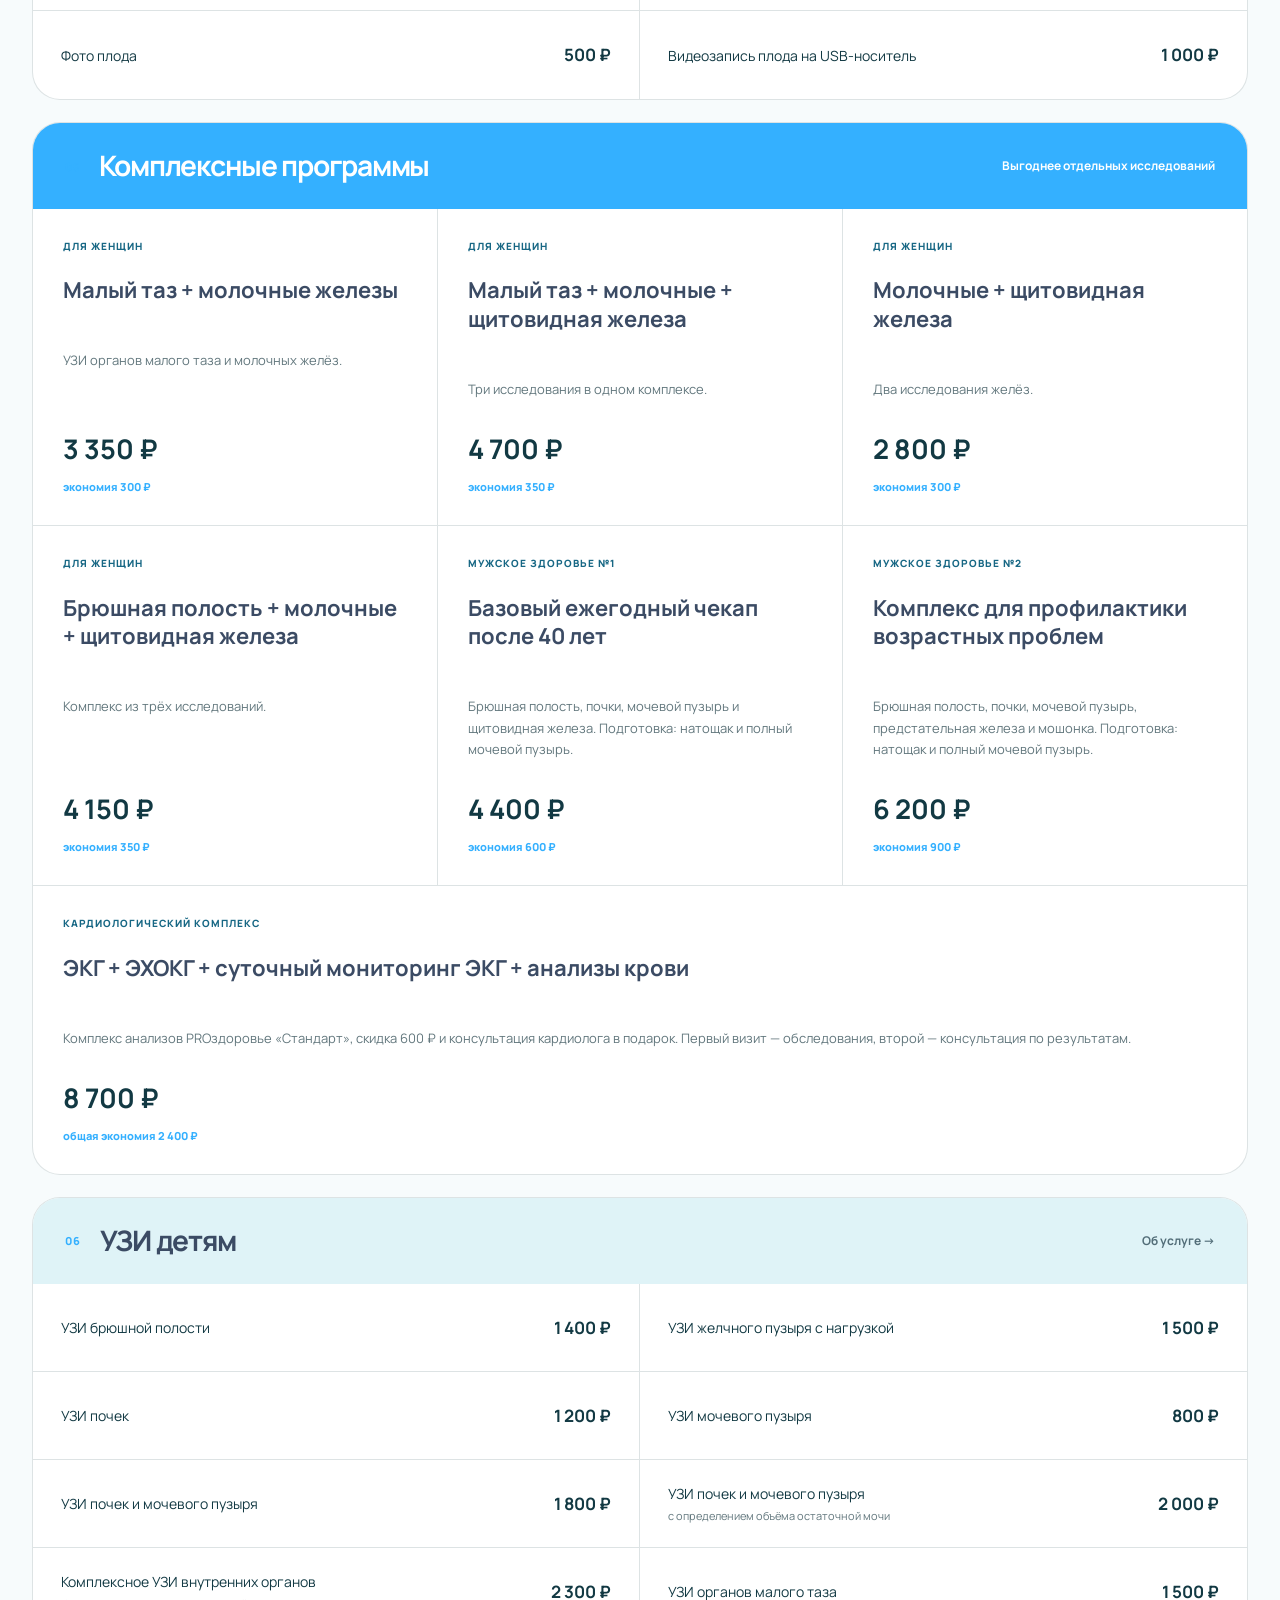
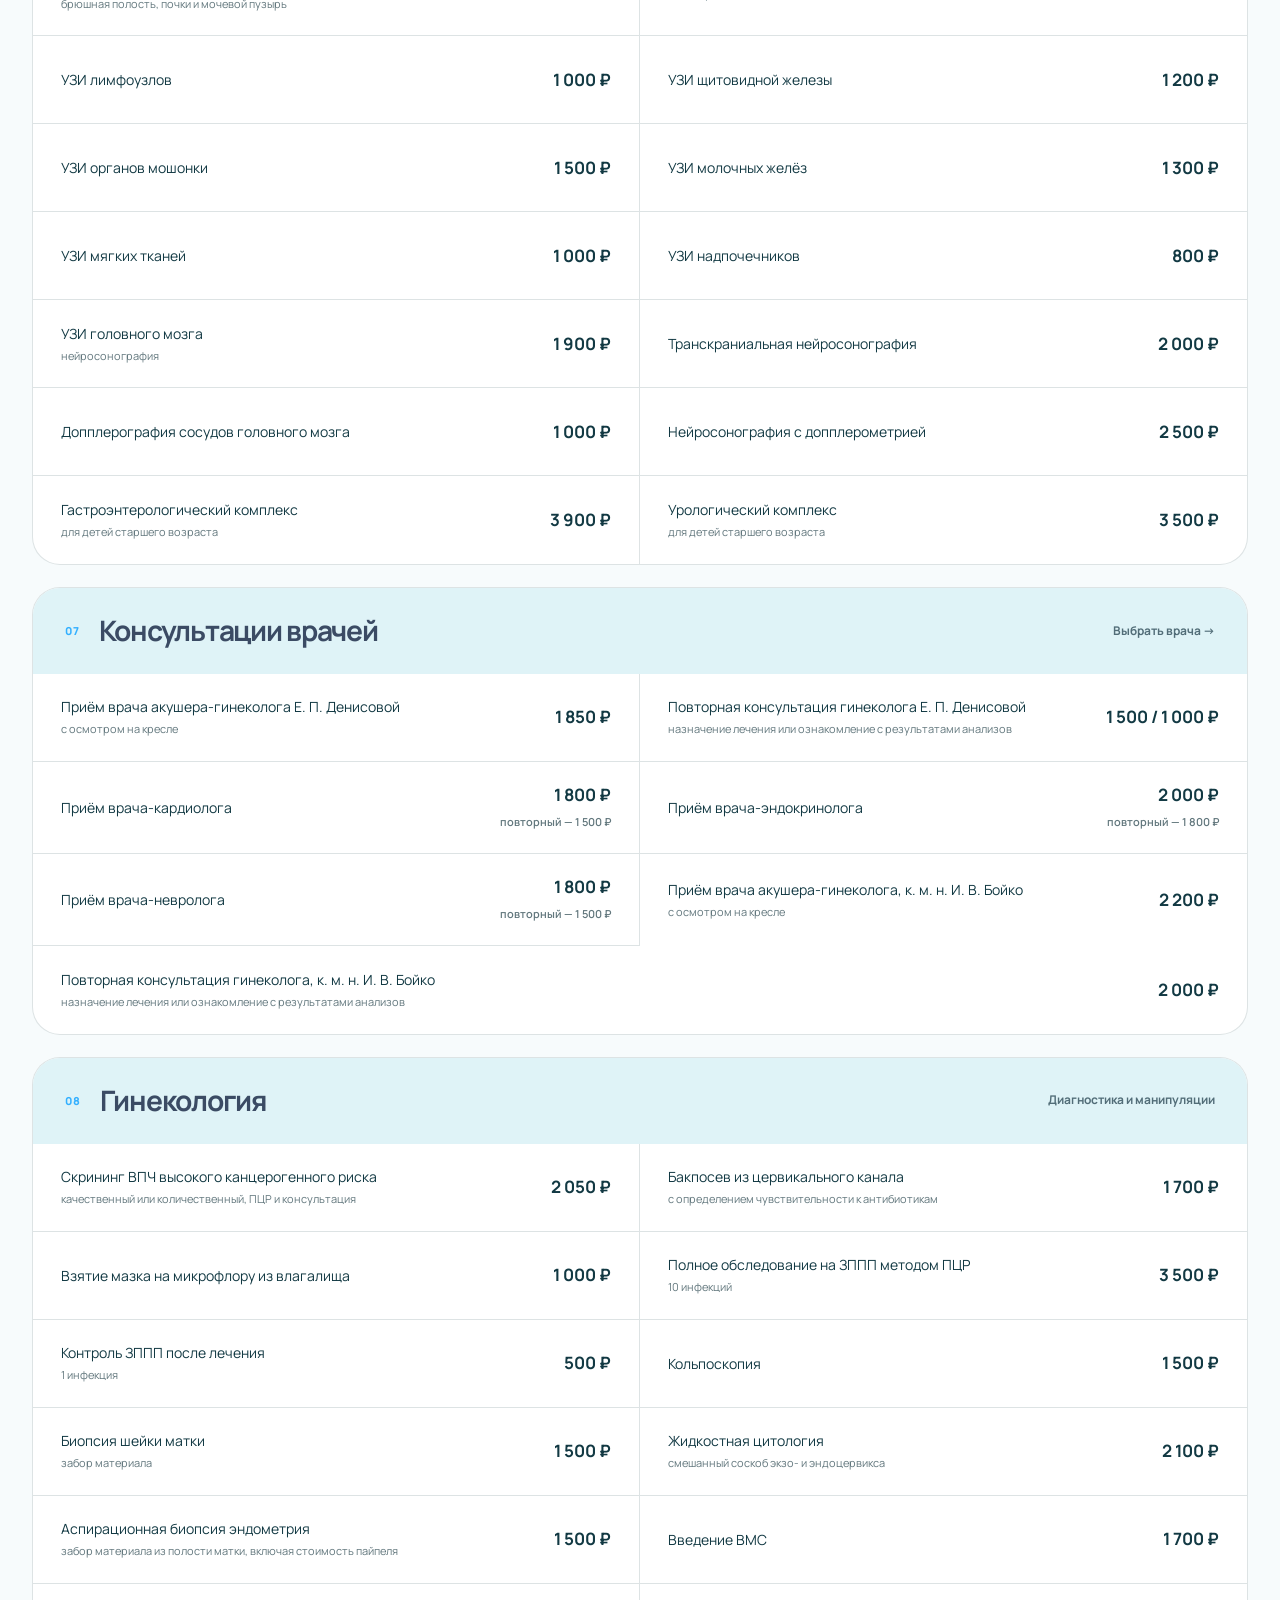
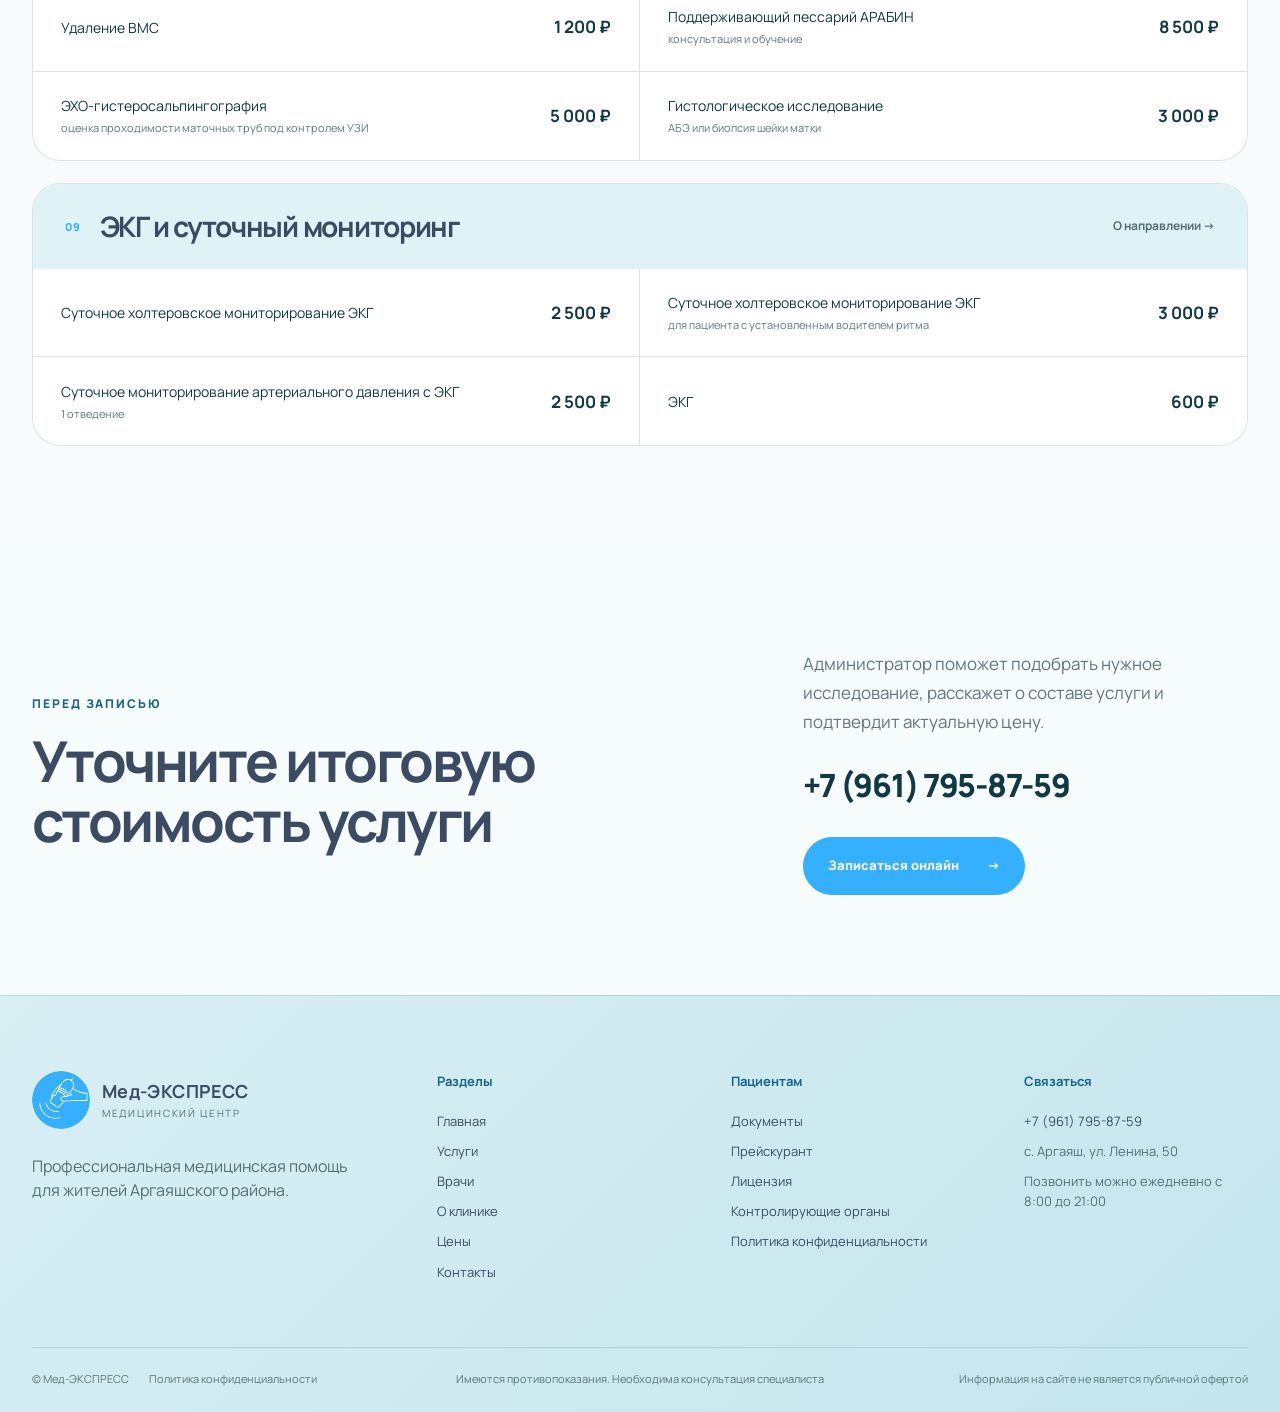
<file: prices.html>
<!doctype html>
<html lang="ru">
<head>
<meta charset="utf-8">
<meta name="viewport" content="width=device-width, initial-scale=1">
<meta name="robots" content="noindex, nofollow">
<title>Цены на медицинские услуги — Мед-ЭКСПРЕСС</title>
<meta name="description" content="Стоимость медицинских анализов, УЗИ, консультаций специалистов и массажа в медицинском центре Мед-ЭКСПРЕСС в Аргаяше.">
<link rel="preconnect" href="https://fonts.googleapis.com">
<link rel="preconnect" href="https://fonts.gstatic.com" crossorigin>
<link href="https://fonts.googleapis.com/css2?family=Manrope:wght@400;500;600;700;800&display=swap" rel="stylesheet">
  <link rel="stylesheet" href="home-design.css?v=20260912-footer-warning-centered">
<link rel="stylesheet" href="prices-design.css?v=20260911-massage-courses">
<link rel="stylesheet" href="light-site.css?v=20260912-equipment-video-balance">
</head>
<body class="prices-page">
<header class="site-header" id="top">
  <div class="header-note"><div class="shell"><span>с. Аргаяш, ул. Ленина, 50</span><span>Ежедневно 8:00–16:00 · вс 9:00–13:00</span></div></div>
  <div class="shell header-main">
    <a class="brand" href="index.html" aria-label="Мед-ЭКСПРЕСС, главная"><img src="assets/medexpress-mark-blue.png" alt=""><span><strong>Мед-ЭКСПРЕСС</strong><small>медицинский центр</small></span></a>
    <button class="menu-button" type="button" aria-expanded="false">Меню</button>
    <nav class="navigation" aria-label="Основная навигация"><a href="about.html">О клинике</a><a href="doctors.html">Врачи</a><a href="services.html">Услуги</a><a href="prices.html" aria-current="page">Цены</a><a href="contacts.html">Контакты</a></nav>
    <div class="header-actions"><a class="phone" href="tel:+79617958759">+7 (961) 795-87-59</a><a class="btn btn--small" href="https://m.vk.ru/app53642491_-203789798?ref=group_menu" target="_blank" rel="noopener">Записаться</a></div>
  </div>
</header>

<main id="main">
  <section class="price-hero shell">
    <nav class="price-breadcrumbs" aria-label="Хлебные крошки"><a href="index.html">Главная</a><span aria-hidden="true">/</span><span aria-current="page">Цены</span></nav>
    <div class="price-hero__grid">
      <div><span class="eyebrow">Стоимость медицинских услуг</span><h1>Понятные цены<br><em>до приёма</em></h1></div>
      <div class="price-hero__copy"><p>Выберите направление, чтобы сориентироваться по стоимости. Точную сумму и состав услуги администратор подтвердит при записи.</p><div class="price-hero__actions"><a class="btn" href="https://m.vk.ru/app53642491_-203789798?ref=group_menu" target="_blank" rel="noopener">Записаться <span aria-hidden="true">→</span></a><a class="btn btn--outline" href="tel:+79617958759">Уточнить стоимость</a></div></div>
    </div>
    <div class="price-summary" aria-label="Цены по направлениям">
      <a href="#analyses"><span>01</span><strong>Анализы</strong><b>от 160 ₽</b></a>
      <a href="#ultrasound"><span>02</span><strong>УЗИ</strong><b>от 900 ₽</b></a>
      <a href="#appointments"><span>03</span><strong>Приём врачей</strong><b>от 1 500 ₽</b></a>
      <a href="#massage"><span>04</span><strong>Массаж</strong><b>от 500 ₽</b></a>
    </div>
  </section>

  <section class="price-catalog">
    <div class="shell">
      <div class="price-heading"><div><span class="eyebrow">Основные направления</span><h2>Стоимость услуг</h2></div><p>На странице указана минимальная стоимость по каждому направлению. Итоговая цена зависит от выбранной услуги.</p></div>
      <div class="price-list">
        <article class="price-row" id="analyses"><div class="price-row__number">01</div><div class="price-row__content"><span>Лабораторная диагностика</span><h3>Медицинские анализы</h3><p>Лабораторные исследования в партнёрстве с СИТИЛАБ.</p></div><strong class="price-row__value">от 160 ₽</strong><div class="price-row__actions"><a href="services/category.html?category=medical-analyses">Подробнее</a><a class="price-arrow" href="https://m.vk.ru/app53642491_-203789798?ref=group_menu" target="_blank" rel="noopener" aria-label="Записаться на медицинские анализы">→</a></div></article>
        <article class="price-row" id="ultrasound"><div class="price-row__number">02</div><div class="price-row__content"><span>Ультразвуковая диагностика</span><h3>Экспертное УЗИ</h3><p>Ультразвуковые исследования для взрослых, детей и беременных.</p></div><strong class="price-row__value">от 900 ₽</strong><div class="price-row__actions"><a href="services.html#service-categories">Все направления</a><a class="price-arrow" href="https://m.vk.ru/app53642491_-203789798?ref=group_menu" target="_blank" rel="noopener" aria-label="Записаться на УЗИ">→</a></div></article>
        <article class="price-row" id="appointments"><div class="price-row__number">03</div><div class="price-row__content"><span>Консультации специалистов</span><h3>Приём врачей</h3><p>Кардиолог, невролог, эндокринолог и акушер-гинеколог.</p></div><strong class="price-row__value">от 1 500 ₽</strong><div class="price-row__actions"><a href="doctors.html">Выбрать врача</a><a class="price-arrow" href="https://m.vk.ru/app53642491_-203789798?ref=group_menu" target="_blank" rel="noopener" aria-label="Записаться к врачу">→</a></div></article>
        <article class="price-row price-row--detailed" id="massage"><div class="price-row__number">04</div><div class="price-row__content"><span>Здоровье спины</span><h3>Аппаратный физиотерапевтический массаж позвоночника</h3><p>Разовые сеансы и выгодные курсы.</p></div><div class="price-options"><div><span>Программа 36,5 минут</span><strong>1 000 ₽</strong></div><div><span>Программа 18 минут</span><strong>500 ₽</strong></div><div><span>36,5 минуты · курс из 5 сеансов <em>Экономия 500 ₽</em></span><strong>4 500 ₽</strong></div><div><span>36,5 минуты · курс из 10 сеансов <em>Экономия 1 500 ₽</em></span><strong>8 500 ₽</strong></div><div><span>18 минут · курс из 5 сеансов <em>Экономия 300 ₽</em></span><strong>2 200 ₽</strong></div><div><span>18 минут · курс из 10 сеансов <em>Экономия 500 ₽</em></span><strong>4 500 ₽</strong></div></div><div class="price-row__actions"><a href="services/spine-massage.html">Подробнее</a><a class="price-arrow" href="https://m.vk.ru/app53642491_-203789798?ref=group_menu" target="_blank" rel="noopener" aria-label="Записаться на массаж">→</a></div></article>
      </div>
    </div>
  </section>

  <section class="full-price-catalog" id="full-price">
    <div class="shell">
      <div class="price-heading"><div><span class="eyebrow">Полный прейскурант УЗИ</span><h2>Исследования<br>и комплексы</h2></div><p>Цены перенесены из предоставленного медицинским центром прейскуранта. Перед визитом уточните подготовку и доступное время.</p></div>
      <nav class="full-price-nav" aria-label="Разделы прейскуранта"><a href="#general-ultrasound-prices">Общее УЗИ</a><a href="#vascular-prices">Сердце и сосуды</a><a href="#women-prices">Для женщин</a><a href="#pregnancy-prices">Беременность</a><a href="#complex-prices">Комплексы</a><a href="#children-prices">Детям</a><a href="#consultation-prices">Консультации</a><a href="#gynecology-prices">Гинекология</a><a href="#functional-prices">ЭКГ и мониторинг</a></nav>
      <section class="price-table-card" id="general-ultrasound-prices"><header><div><span>01</span><h3>Общее УЗИ</h3></div><a href="services/general-ultrasound.html">Об услуге →</a></header><div class="price-table">
        <div><span>УЗИ органов брюшной полости <small>печень, желчный пузырь, поджелудочная железа, селезёнка</small></span><strong>1 400 ₽</strong></div><div><span>УЗИ желчного пузыря с пищевой нагрузкой <small>три исследования в течение 40 минут</small></span><strong>1 500 ₽</strong></div><div><span>УЗИ почек и надпочечников</span><strong>1 200 ₽</strong></div><div><span>УЗИ мочевого пузыря <small>с определением объёма остаточной мочи</small></span><strong>1 000 ₽</strong></div>
        <div><span>УЗИ органов брюшной полости, почек и надпочечников <em>экономия 300 ₽</em></span><strong>2 300 ₽</strong></div><div><span>УЗИ почек, надпочечников и мочевого пузыря <small>с определением объёма остаточной мочи</small><em>экономия 200 ₽</em></span><strong>2 000 ₽</strong></div><div><span>Трансректальное УЗИ предстательной железы <small>ТРУЗИ с определением объёма остаточной мочи</small></span><strong>2 000 ₽</strong></div><div><span>УЗИ мошонки</span><strong>1 500 ₽</strong></div>
        <div><span>УЗИ поверхностных образований <small>мягкие ткани, 1 зона</small></span><strong>900 ₽</strong></div><div><span>УЗИ лимфоузлов <small>1 группа</small></span><strong>1 000 ₽</strong></div><div><span>УЗИ щитовидной железы</span><strong>1 400 ₽</strong></div><div><span>УЗИ слюнных желёз</span><strong>1 200 ₽</strong></div><div><span>УЗИ молочных желёз с региональными лимфоузлами</span><strong>1 700 ₽</strong></div>
      </div></section>
      <section class="price-table-card" id="vascular-prices"><header><div><span>02</span><h3>Сердце, сосуды и суставы</h3></div><small>Приём по средам и субботам</small></header><div class="price-table">
        <div><span>УЗИ сердца (ЭХОКГ)</span><strong>2 400 ₽</strong></div><div><span>УЗДГ вен нижних конечностей</span><strong>1 900 ₽</strong></div><div><span>УЗДГ артерий нижних конечностей</span><strong>2 000 ₽</strong></div><div><span>УЗДГ артерий и вен нижних конечностей</span><strong>3 600 ₽</strong></div><div><span>УЗДГ вен верхних конечностей</span><strong>1 500 ₽</strong></div><div><span>УЗДГ артерий верхних конечностей</span><strong>1 500 ₽</strong></div><div><span>УЗДГ артерий и вен верхних конечностей</span><strong>2 700 ₽</strong></div><div><span>УЗДГ артерий шеи <small>сонные и позвоночные артерии</small></span><strong>2 000 ₽</strong></div>
        <div><span>УЗДГ сосудов головного мозга <small>транскраниальная допплерография, взрослые</small></span><strong>1 900 ₽</strong></div><div><span>УЗДГ сосудов почек</span><strong>2 200 ₽</strong></div><div><span>Эластография печени</span><strong>2 800 ₽</strong></div><div><span>УЗИ суставов <small>плечевой, коленный, локтевой или голеностопный</small></span><strong>1 сустав — 1 200 ₽<br>2 сустава — 2 000 ₽</strong></div><div><span>Нейросонография <small>УЗИ головного мозга до 1 года</small></span><strong>1 900 ₽</strong></div><div><span>Допплерометрия сосудов головного мозга у детей до 1 года</span><strong>1 000 ₽</strong></div><div><span>Нейросонография с допплерометрией</span><strong>2 500 ₽</strong></div>
      </div></section>
      <section class="price-table-card" id="women-prices"><header><div><span>03</span><h3>УЗИ для женщин</h3></div><a href="services/category.html?category=women-ultrasound">Об услуге →</a></header><div class="price-table"><div><span>Трансвагинальное УЗИ органов малого таза</span><strong>1 950 ₽</strong></div><div><span>УЗИ тазового дна <small>при недержании мочи, после тяжёлых родов</small></span><strong>1 900 ₽</strong></div></div></section>
      <section class="price-table-card" id="pregnancy-prices"><header><div><span>04</span><h3>УЗИ при беременности</h3></div><a href="services/category.html?category=pregnancy">Об услуге →</a></header><div class="price-table">
        <div><span>УЗИ при беременности <small>малый срок — до 10 недель</small></span><strong>1 500 ₽</strong></div><div><span>УЗИ при беременности вне скрининга <small>16 недель, 26–28 недель</small></span><strong>2 700 ₽<br><small>двойня — 3 000 ₽</small></strong></div><div><span>Первый УЗ-скрининг <small>11–13,6 недели, расчёт рисков по программе «Астрая», специалист с сертификатом FMF</small></span><strong>4 700 ₽<br><small>двойня — 5 500 ₽</small></strong></div><div><span>Второй УЗ-скрининг с ДМПК <small>18–21,6 недели</small></span><strong>3 500 ₽<br><small>двойня — 4 500 ₽</small></strong></div>
        <div><span>Третий УЗ-скрининг с ДМПК <small>31–34 недели</small></span><strong>3 500 ₽<br><small>двойня — 4 500 ₽</small></strong></div><div><span>Допплерометрия маточно-плацентарного и плодового кровотока</span><strong>1 200 ₽</strong></div><div><span>НГГ <small>оценка сократительной деятельности матки</small></span><strong>1 000 ₽</strong></div><div><span>НКТГ <small>кардиомониторинг плода с 32 до 40 недель</small></span><strong>1 200 ₽</strong></div><div><span>Цервикометрия <small>трансвагинально</small></span><strong>1 500 ₽</strong></div><div><span>УЗИ лонного сочленения</span><strong>1 500 ₽</strong></div><div><span>Фото плода</span><strong>500 ₽</strong></div><div><span>Видеозапись плода на USB-носитель</span><strong>1 000 ₽</strong></div>
      </div></section>
      <section class="price-table-card price-table-card--accent" id="complex-prices"><header><div><span>05</span><h3>Комплексные программы</h3></div><small>Выгоднее отдельных исследований</small></header><div class="complex-grid">
        <article><span>Для женщин</span><h4>Малый таз + молочные железы</h4><p>УЗИ органов малого таза и молочных желёз.</p><strong>3 350 ₽</strong><em>экономия 300 ₽</em></article><article><span>Для женщин</span><h4>Малый таз + молочные + щитовидная железа</h4><p>Три исследования в одном комплексе.</p><strong>4 700 ₽</strong><em>экономия 350 ₽</em></article><article><span>Для женщин</span><h4>Молочные + щитовидная железа</h4><p>Два исследования желёз.</p><strong>2 800 ₽</strong><em>экономия 300 ₽</em></article><article><span>Для женщин</span><h4>Брюшная полость + молочные + щитовидная железа</h4><p>Комплекс из трёх исследований.</p><strong>4 150 ₽</strong><em>экономия 350 ₽</em></article>
        <article><span>Мужское здоровье №1</span><h4>Базовый ежегодный чекап после 40 лет</h4><p>Брюшная полость, почки, мочевой пузырь и щитовидная железа. Подготовка: натощак и полный мочевой пузырь.</p><strong>4 400 ₽</strong><em>экономия 600 ₽</em></article><article><span>Мужское здоровье №2</span><h4>Комплекс для профилактики возрастных проблем</h4><p>Брюшная полость, почки, мочевой пузырь, предстательная железа и мошонка. Подготовка: натощак и полный мочевой пузырь.</p><strong>6 200 ₽</strong><em>экономия 900 ₽</em></article><article class="complex-card--wide"><span>Кардиологический комплекс</span><h4>ЭКГ + ЭХОКГ + суточный мониторинг ЭКГ + анализы крови</h4><p>Комплекс анализов PROздоровье «Стандарт», скидка 600 ₽ и консультация кардиолога в подарок. Первый визит — обследования, второй — консультация по результатам.</p><strong>8 700 ₽</strong><em>общая экономия 2 400 ₽</em></article>
      </div></section>
      <section class="price-table-card" id="children-prices"><header><div><span>06</span><h3>УЗИ детям</h3></div><a href="services/category.html?category=children-ultrasound">Об услуге →</a></header><div class="price-table">
        <div><span>УЗИ брюшной полости</span><strong>1 400 ₽</strong></div><div><span>УЗИ желчного пузыря с нагрузкой</span><strong>1 500 ₽</strong></div><div><span>УЗИ почек</span><strong>1 200 ₽</strong></div><div><span>УЗИ мочевого пузыря</span><strong>800 ₽</strong></div><div><span>УЗИ почек и мочевого пузыря</span><strong>1 800 ₽</strong></div><div><span>УЗИ почек и мочевого пузыря <small>с определением объёма остаточной мочи</small></span><strong>2 000 ₽</strong></div><div><span>Комплексное УЗИ внутренних органов <small>брюшная полость, почки и мочевой пузырь</small></span><strong>2 300 ₽</strong></div><div><span>УЗИ органов малого таза</span><strong>1 500 ₽</strong></div>
        <div><span>УЗИ лимфоузлов</span><strong>1 000 ₽</strong></div><div><span>УЗИ щитовидной железы</span><strong>1 200 ₽</strong></div><div><span>УЗИ органов мошонки</span><strong>1 500 ₽</strong></div><div><span>УЗИ молочных желёз</span><strong>1 300 ₽</strong></div><div><span>УЗИ мягких тканей</span><strong>1 000 ₽</strong></div><div><span>УЗИ надпочечников</span><strong>800 ₽</strong></div><div><span>УЗИ головного мозга <small>нейросонография</small></span><strong>1 900 ₽</strong></div><div><span>Транскраниальная нейросонография</span><strong>2 000 ₽</strong></div><div><span>Допплерография сосудов головного мозга</span><strong>1 000 ₽</strong></div><div><span>Нейросонография с допплерометрией</span><strong>2 500 ₽</strong></div><div><span>Гастроэнтерологический комплекс <small>для детей старшего возраста</small></span><strong>3 900 ₽</strong></div><div><span>Урологический комплекс <small>для детей старшего возраста</small></span><strong>3 500 ₽</strong></div>
      </div></section>
      <section class="price-table-card" id="consultation-prices"><header><div><span>07</span><h3>Консультации врачей</h3></div><a href="doctors.html">Выбрать врача →</a></header><div class="price-table">
        <div><span>Приём врача акушера-гинеколога Е. П. Денисовой <small>с осмотром на кресле</small></span><strong>1 850 ₽</strong></div><div><span>Повторная консультация гинеколога Е. П. Денисовой <small>назначение лечения или ознакомление с результатами анализов</small></span><strong>1 500 / 1 000 ₽</strong></div><div><span>Приём врача-кардиолога</span><strong>1 800 ₽<br><small>повторный — 1 500 ₽</small></strong></div><div><span>Приём врача-эндокринолога</span><strong>2 000 ₽<br><small>повторный — 1 800 ₽</small></strong></div><div><span>Приём врача-невролога</span><strong>1 800 ₽<br><small>повторный — 1 500 ₽</small></strong></div><div><span>Приём врача акушера-гинеколога, к. м. н. И. В. Бойко <small>с осмотром на кресле</small></span><strong>2 200 ₽</strong></div><div><span>Повторная консультация гинеколога, к. м. н. И. В. Бойко <small>назначение лечения или ознакомление с результатами анализов</small></span><strong>2 000 ₽</strong></div>
      </div></section>
      <section class="price-table-card" id="gynecology-prices"><header><div><span>08</span><h3>Гинекология</h3></div><small>Диагностика и манипуляции</small></header><div class="price-table">
        <div><span>Скрининг ВПЧ высокого канцерогенного риска <small>качественный или количественный, ПЦР и консультация</small></span><strong>2 050 ₽</strong></div><div><span>Бакпосев из цервикального канала <small>с определением чувствительности к антибиотикам</small></span><strong>1 700 ₽</strong></div><div><span>Взятие мазка на микрофлору из влагалища</span><strong>1 000 ₽</strong></div><div><span>Полное обследование на ЗППП методом ПЦР <small>10 инфекций</small></span><strong>3 500 ₽</strong></div><div><span>Контроль ЗППП после лечения <small>1 инфекция</small></span><strong>500 ₽</strong></div><div><span>Кольпоскопия</span><strong>1 500 ₽</strong></div><div><span>Биопсия шейки матки <small>забор материала</small></span><strong>1 500 ₽</strong></div><div><span>Жидкостная цитология <small>смешанный соскоб экзо- и эндоцервикса</small></span><strong>2 100 ₽</strong></div><div><span>Аспирационная биопсия эндометрия <small>забор материала из полости матки, включая стоимость пайпеля</small></span><strong>1 500 ₽</strong></div><div><span>Введение ВМС</span><strong>1 700 ₽</strong></div><div><span>Удаление ВМС</span><strong>1 200 ₽</strong></div><div><span>Поддерживающий пессарий АРАБИН <small>консультация и обучение</small></span><strong>8 500 ₽</strong></div><div><span>ЭХО-гистеросальпингография <small>оценка проходимости маточных труб под контролем УЗИ</small></span><strong>5 000 ₽</strong></div><div><span>Гистологическое исследование <small>АБЭ или биопсия шейки матки</small></span><strong>3 000 ₽</strong></div>
      </div></section>
      <section class="price-table-card" id="functional-prices"><header><div><span>09</span><h3>ЭКГ и суточный мониторинг</h3></div><a href="services/category.html?category=functional-diagnostics">О направлении →</a></header><div class="price-table">
        <div><span>Суточное холтеровское мониторирование ЭКГ</span><strong>2 500 ₽</strong></div><div><span>Суточное холтеровское мониторирование ЭКГ <small>для пациента с установленным водителем ритма</small></span><strong>3 000 ₽</strong></div><div><span>Суточное мониторирование артериального давления с ЭКГ <small>1 отведение</small></span><strong>2 500 ₽</strong></div><div><span>ЭКГ</span><strong>600 ₽</strong></div>
      </div></section>
    </div>
  </section>

  <section class="price-note shell">
    <div><span class="eyebrow">Перед записью</span><h2>Уточните итоговую<br>стоимость услуги</h2></div>
    <div><p>Администратор поможет подобрать нужное исследование, расскажет о составе услуги и подтвердит актуальную цену.</p><a class="price-phone" href="tel:+79617958759">+7 (961) 795-87-59</a><a class="btn" href="https://m.vk.ru/app53642491_-203789798?ref=group_menu" target="_blank" rel="noopener">Записаться онлайн <span aria-hidden="true">→</span></a></div>
  </section>
</main>

<footer class="site-footer"><div class="shell footer-grid"><div><a class="brand brand--footer" href="index.html"><img src="assets/medexpress-mark-blue.png" alt=""><span><strong>Мед-ЭКСПРЕСС</strong><small>медицинский центр</small></span></a><p>Профессиональная медицинская помощь для жителей Аргаяшского района.</p></div><nav><strong>Разделы</strong><a href="services.html">Услуги</a><a href="doctors.html">Врачи</a><a href="about.html">О клинике</a><a href="prices.html">Цены</a><a href="contacts.html">Контакты</a></nav><nav><strong>Пациентам</strong><a href="documents.html">Документы</a><a href="prices.html">Прейскурант</a><a href="documents/document.html?name=Лицензия">Лицензия</a></nav><div><strong>Связаться</strong><a href="tel:+79617958759">+7 (961) 795-87-59</a><span>с. Аргаяш, ул. Ленина, 50</span><span>Позвонить можно ежедневно с 8:00 до 21:00</span></div></div><div class="shell footer-bottom"><span>© Мед-ЭКСПРЕСС</span><a href="documents/document.html?name=Политика%20конфиденциальности">Политика конфиденциальности</a><span>Информация на сайте не является публичной офертой</span></div></footer>
<a class="floating-record" href="https://m.vk.ru/app53642491_-203789798?ref=group_menu" target="_blank" rel="noopener"><span>Записаться</span><b aria-hidden="true">→</b></a>
  <script src="script.js?v=20260912-footer-warning-centered"></script>
</body>
</html>
</file>
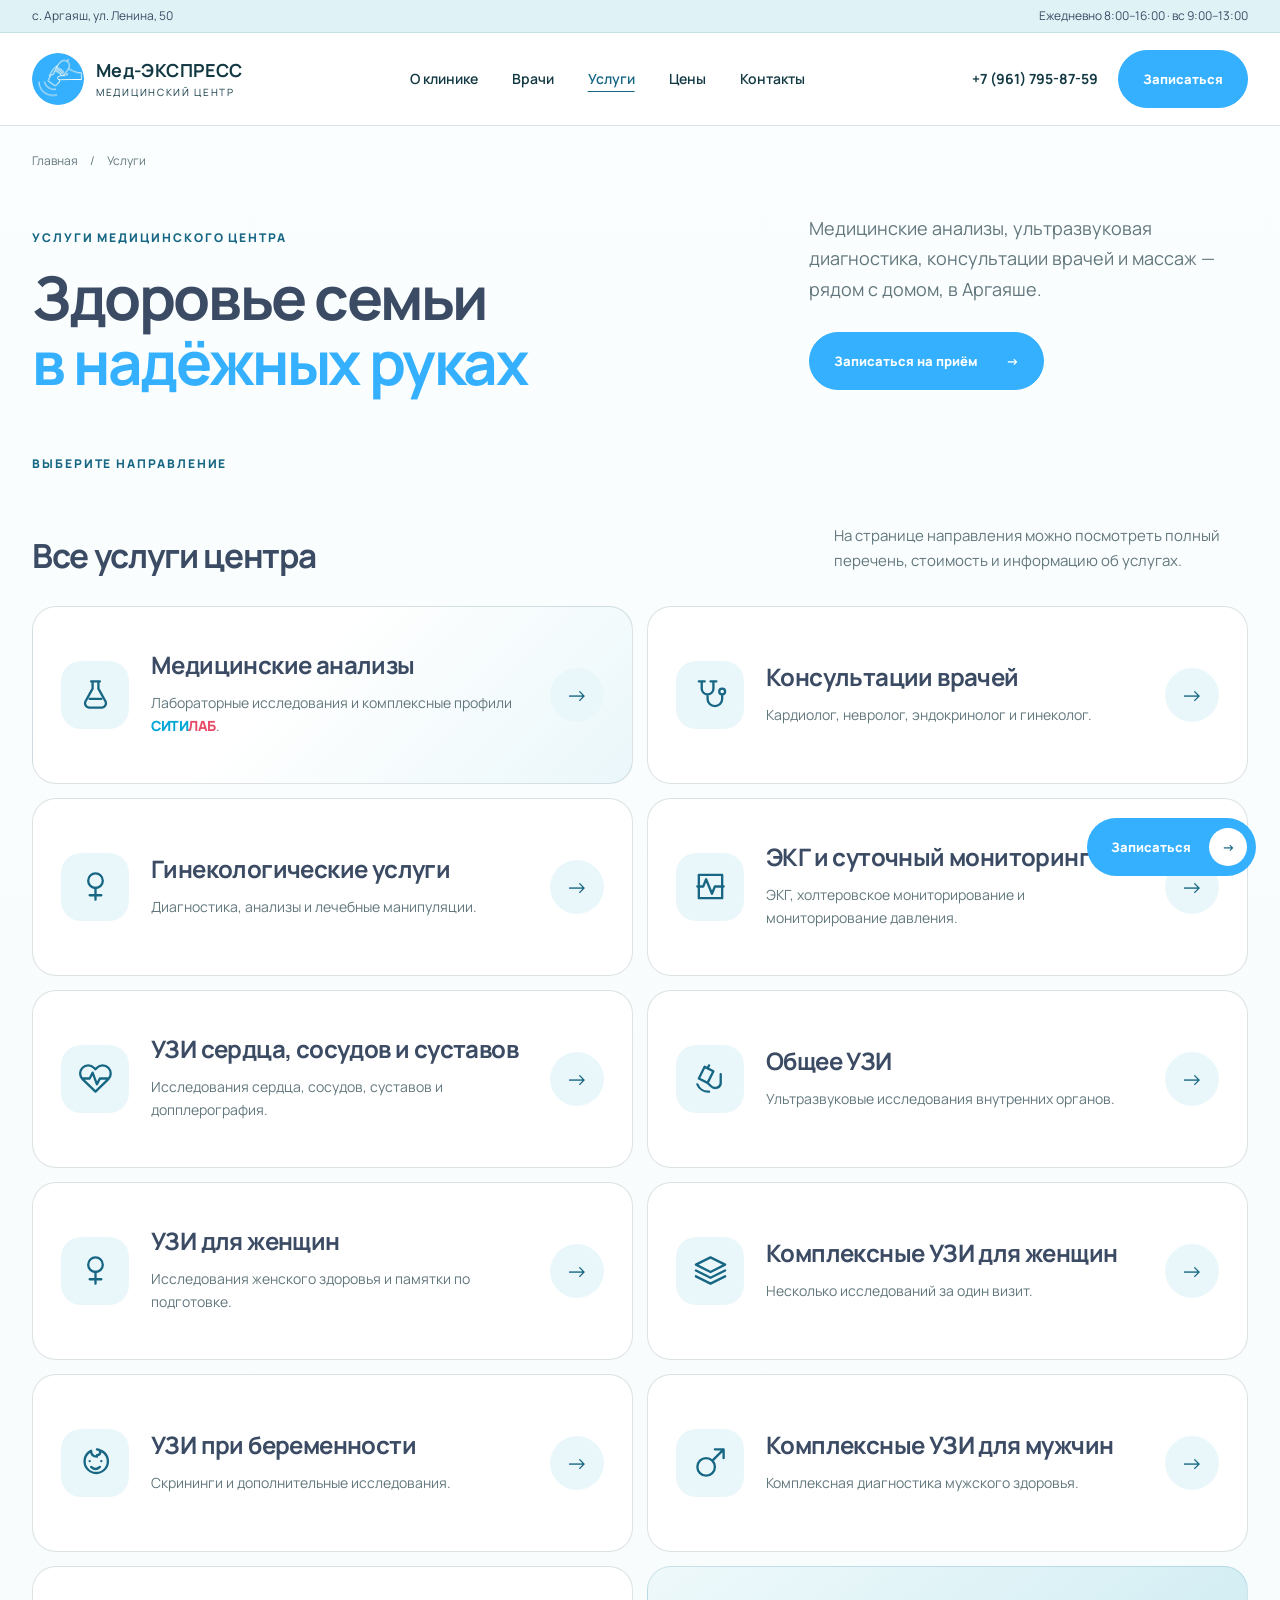
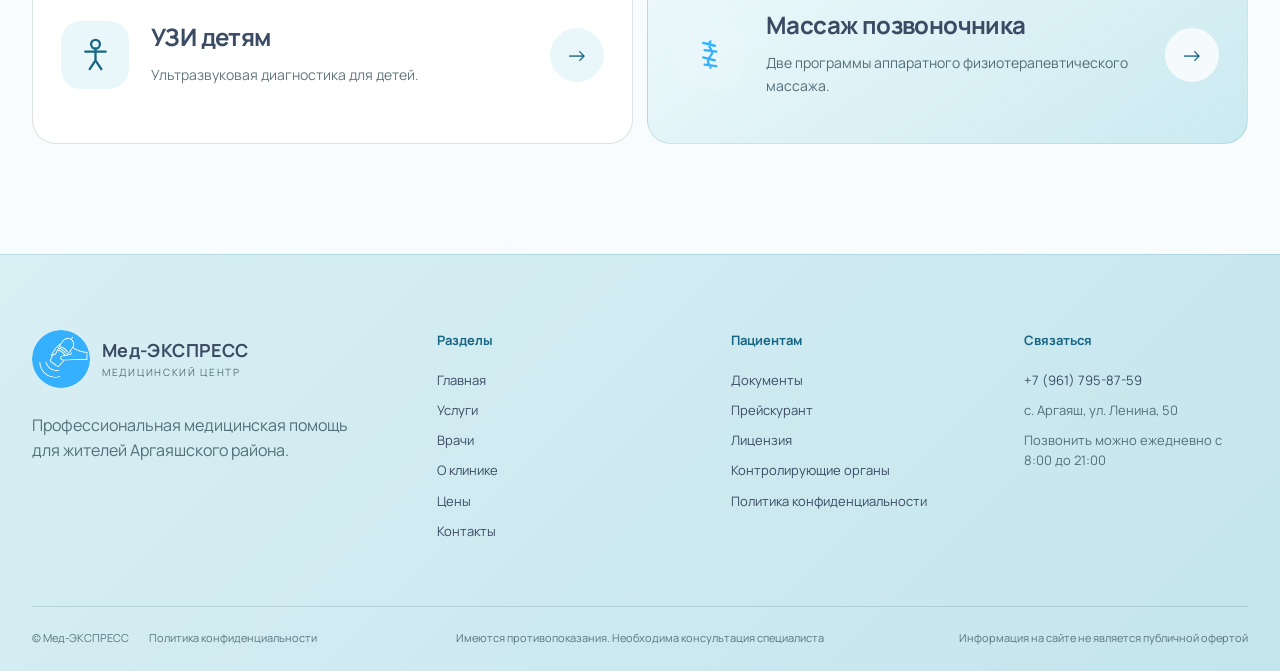
<file: services.html>
<!doctype html>
<html lang="ru">
<head>
  <meta charset="utf-8">
  <meta name="viewport" content="width=device-width, initial-scale=1">
  <meta name="robots" content="noindex, nofollow">
  <meta name="description" content="Услуги Мед-ЭКСПРЕСС в Аргаяше: анализы СИТИЛАБ, направления УЗИ, консультации врачей и массаж позвоночника. Запись онлайн или по телефону.">
  <title>Услуги — Мед-ЭКСПРЕСС</title>
  <link rel="preconnect" href="https://fonts.googleapis.com">
  <link rel="preconnect" href="https://fonts.gstatic.com" crossorigin>
  <link href="https://fonts.googleapis.com/css2?family=Manrope:wght@400;500;600;700;800&display=swap" rel="stylesheet">
  <link rel="stylesheet" href="home-design.css?v=20260912-footer-warning-centered">
<link rel="stylesheet" href="services-design.css?v=20260902-category-icons">
<link rel="stylesheet" href="light-site.css?v=20260912-equipment-video-balance">
</head>
<body class="services-page">
  <header class="site-header" id="top">
    <div class="header-note"><div class="shell"><span>с. Аргаяш, ул. Ленина, 50</span><span>Ежедневно 8:00–16:00 · вс 9:00–13:00</span></div></div>
    <div class="shell header-main">
      <a class="brand" href="index.html" aria-label="Мед-ЭКСПРЕСС, главная"><img src="assets/medexpress-mark-blue.png" alt=""><span><strong>Мед-ЭКСПРЕСС</strong><small>медицинский центр</small></span></a>
      <button class="menu-button" type="button" aria-expanded="false">Меню</button>
      <nav class="navigation" aria-label="Основная навигация"><a href="about.html">О клинике</a><a href="doctors.html">Врачи</a><a href="services.html" aria-current="page">Услуги</a><a href="prices.html">Цены</a><a href="contacts.html">Контакты</a></nav>
      <div class="header-actions"><a class="phone" href="tel:+79617958759">+7 (961) 795-87-59</a><a class="btn btn--small" href="https://m.vk.ru/app53642491_-203789798?ref=group_menu" target="_blank" rel="noopener">Записаться</a></div>
    </div>
  </header>
  <main id="main">
    <section class="catalog-intro shell">
      <nav class="catalog-breadcrumbs" aria-label="Хлебные крошки"><a href="index.html">Главная</a><span aria-hidden="true">/</span><span aria-current="page">Услуги</span></nav>
      <div class="catalog-intro__grid">
        <div><span class="eyebrow">Услуги медицинского центра</span><h1>Здоровье семьи<br><em>в надёжных руках</em></h1></div>
        <div class="catalog-intro__copy"><p>Медицинские анализы, ультразвуковая диагностика, консультации врачей и массаж — рядом с домом, в Аргаяше.</p><a class="btn" href="https://m.vk.ru/app53642491_-203789798?ref=group_menu" target="_blank" rel="noopener">Записаться на приём <span aria-hidden="true">→</span></a></div>
      </div>
    </section>

    <section class="service-hub shell" id="service-categories" aria-labelledby="directions-title">
      <div class="catalog-section-heading"><span class="eyebrow">Выберите направление</span><h2 id="directions-title">Все услуги центра</h2><p>На странице направления можно посмотреть полный перечень, стоимость и информацию об услугах.</p></div>
      <div class="service-hub__grid">
        <article class="service-hub-card service-hub-card--lab" data-service-card><a href="services/category.html?category=medical-analyses"><span class="service-hub-card__icon"><svg viewBox="0 0 24 24" aria-hidden="true"><path d="M9 3h6M10 3v5l-5 9a3 3 0 0 0 2.6 4h8.8a3 3 0 0 0 2.6-4l-5-9V3M8 15h8"/></svg></span><div><h3>Медицинские анализы</h3><p>Лабораторные исследования и комплексные профили СИТИЛАБ.</p></div><span class="service-hub-card__arrow" aria-hidden="true">→</span></a></article>
        <article class="service-hub-card" data-service-card><a href="services/category.html?category=consultations"><span class="service-hub-card__icon"><svg viewBox="0 0 24 24" aria-hidden="true"><path d="M6 3v5a4 4 0 0 0 8 0V3M4 3h4M12 3h4M10 12v3a5 5 0 0 0 10 0v-2"/><circle cx="20" cy="10" r="2"/></svg></span><div><h3>Консультации врачей</h3><p>Кардиолог, невролог, эндокринолог и гинеколог.</p></div><span class="service-hub-card__arrow" aria-hidden="true">→</span></a></article>
        <article class="service-hub-card" data-service-card><a href="services/category.html?category=gynecology-services"><span class="service-hub-card__icon"><svg viewBox="0 0 24 24" aria-hidden="true"><circle cx="12" cy="8" r="5"/><path d="M12 13v8M8 18h8"/></svg></span><div><h3>Гинекологические услуги</h3><p>Диагностика, анализы и лечебные манипуляции.</p></div><span class="service-hub-card__arrow" aria-hidden="true">→</span></a></article>
        <article class="service-hub-card" data-service-card><a href="services/category.html?category=functional-diagnostics"><span class="service-hub-card__icon"><svg viewBox="0 0 24 24" aria-hidden="true"><path d="M3 12h4l2-5 4 10 2-5h6"/><path d="M4 4h16v16H4z"/></svg></span><div><h3>ЭКГ и суточный мониторинг</h3><p>ЭКГ, холтеровское мониторирование и мониторирование давления.</p></div><span class="service-hub-card__arrow" aria-hidden="true">→</span></a></article>
        <article class="service-hub-card" data-service-card><a href="services/category.html?category=heart-vessels-joints"><span class="service-hub-card__icon"><svg viewBox="0 0 24 24" aria-hidden="true"><path d="M20.8 4.6a5.5 5.5 0 0 0-7.8 0L12 5.7l-1.1-1.1a5.5 5.5 0 0 0-7.8 7.8L12 21l8.8-8.6a5.5 5.5 0 0 0 0-7.8ZM4 12h4l2-4 3 8 2-4h5"/></svg></span><div><h3>УЗИ сердца, сосудов и суставов</h3><p>Исследования сердца, сосудов, суставов и допплерография.</p></div><span class="service-hub-card__arrow" aria-hidden="true">→</span></a></article>
        <article class="service-hub-card" data-service-card><a href="services/category.html?category=general-ultrasound"><span class="service-hub-card__icon"><svg viewBox="0 0 24 24" aria-hidden="true"><path d="m8 4 6 3-4 8-6-3zM10 5l1-2M10 15l2 2c3 3 7 1 7-2V9M3 16a8 8 0 0 0 8 5"/></svg></span><div><h3>Общее УЗИ</h3><p>Ультразвуковые исследования внутренних органов.</p></div><span class="service-hub-card__arrow" aria-hidden="true">→</span></a></article>
        <article class="service-hub-card" data-service-card><a href="services/category.html?category=women-ultrasound"><span class="service-hub-card__icon"><svg viewBox="0 0 24 24" aria-hidden="true"><circle cx="12" cy="8" r="5"/><path d="M12 13v8M8 18h8"/></svg></span><div><h3>УЗИ для женщин</h3><p>Исследования женского здоровья и памятки по подготовке.</p></div><span class="service-hub-card__arrow" aria-hidden="true">→</span></a></article>
        <article class="service-hub-card" data-service-card><a href="services/category.html?category=women-complexes"><span class="service-hub-card__icon"><svg viewBox="0 0 24 24" aria-hidden="true"><path d="m12 3 10 5-10 5L2 8l10-5ZM2 12l10 5 10-5M2 16l10 5 10-5"/></svg></span><div><h3>Комплексные УЗИ для женщин</h3><p>Несколько исследований за один визит.</p></div><span class="service-hub-card__arrow" aria-hidden="true">→</span></a></article>
        <article class="service-hub-card" data-service-card><a href="services/category.html?category=pregnancy"><span class="service-hub-card__icon"><svg viewBox="0 0 24 24" aria-hidden="true"><path d="M9 4a8 8 0 1 0 7 0M9 4c0 3 2 4 4 4M9 15c2 2 4 2 6 0M8 11h.01M16 11h.01M13 3c3 0 3 4 0 4"/></svg></span><div><h3>УЗИ при беременности</h3><p>Скрининги и дополнительные исследования.</p></div><span class="service-hub-card__arrow" aria-hidden="true">→</span></a></article>
        <article class="service-hub-card" data-service-card><a href="services/category.html?category=men-complexes"><span class="service-hub-card__icon"><svg viewBox="0 0 24 24" aria-hidden="true"><circle cx="9" cy="15" r="6"/><path d="m13.5 10.5 7-7M15 3h6v6"/></svg></span><div><h3>Комплексные УЗИ для мужчин</h3><p>Комплексная диагностика мужского здоровья.</p></div><span class="service-hub-card__arrow" aria-hidden="true">→</span></a></article>
        <article class="service-hub-card" data-service-card><a href="services/category.html?category=children-ultrasound"><span class="service-hub-card__icon"><svg viewBox="0 0 24 24" aria-hidden="true"><circle cx="12" cy="5" r="3"/><path d="M5 10h14M12 8v8M8 22l4-6 4 6"/></svg></span><div><h3>УЗИ детям</h3><p>Ультразвуковая диагностика для детей.</p></div><span class="service-hub-card__arrow" aria-hidden="true">→</span></a></article>
        <article class="service-hub-card service-hub-card--massage" data-service-card><a href="services/spine-massage.html"><span class="service-hub-card__icon"><svg viewBox="0 0 24 24" aria-hidden="true"><path d="M12 3c-4 4 4 6 0 10s0 6 0 8M7 4l8 2M8 9l8 1M7 14l8 2M8 19l8 1"/></svg></span><div><h3>Массаж позвоночника</h3><p>Две программы аппаратного физиотерапевтического массажа.</p></div><span class="service-hub-card__arrow" aria-hidden="true">→</span></a></article>
      </div>
    </section>
  </main>
  <footer class="site-footer"><div class="shell footer-grid"><div><a class="brand brand--footer" href="index.html"><img src="assets/medexpress-mark-blue.png" alt=""><span><strong>Мед-ЭКСПРЕСС</strong><small>медицинский центр</small></span></a><p>Профессиональная медицинская помощь для жителей Аргаяшского района.</p></div><nav><strong>Разделы</strong><a href="services.html">Услуги</a><a href="doctors.html">Врачи</a><a href="about.html">О клинике</a><a href="prices.html">Цены</a><a href="contacts.html">Контакты</a></nav><nav><strong>Пациентам</strong><a href="documents.html">Документы</a><a href="prices.html">Прейскурант</a><a href="documents/document.html?name=Лицензия">Лицензия</a></nav><div><strong>Связаться</strong><a href="tel:+79617958759">+7 (961) 795-87-59</a><span>с. Аргаяш, ул. Ленина, 50</span><span>Позвонить можно ежедневно с 8:00 до 21:00</span></div></div><div class="shell footer-bottom"><span>© Мед-ЭКСПРЕСС</span><a href="documents/document.html?name=Политика%20конфиденциальности">Политика конфиденциальности</a><span>Информация на сайте не является публичной офертой</span></div></footer>
  <a class="floating-record" href="https://m.vk.ru/app53642491_-203789798?ref=group_menu" target="_blank" rel="noopener"><span>Записаться</span><b aria-hidden="true">→</b></a>
  <script src="script.js?v=20260912-footer-warning-centered"></script>
</body>
</html>
</file>
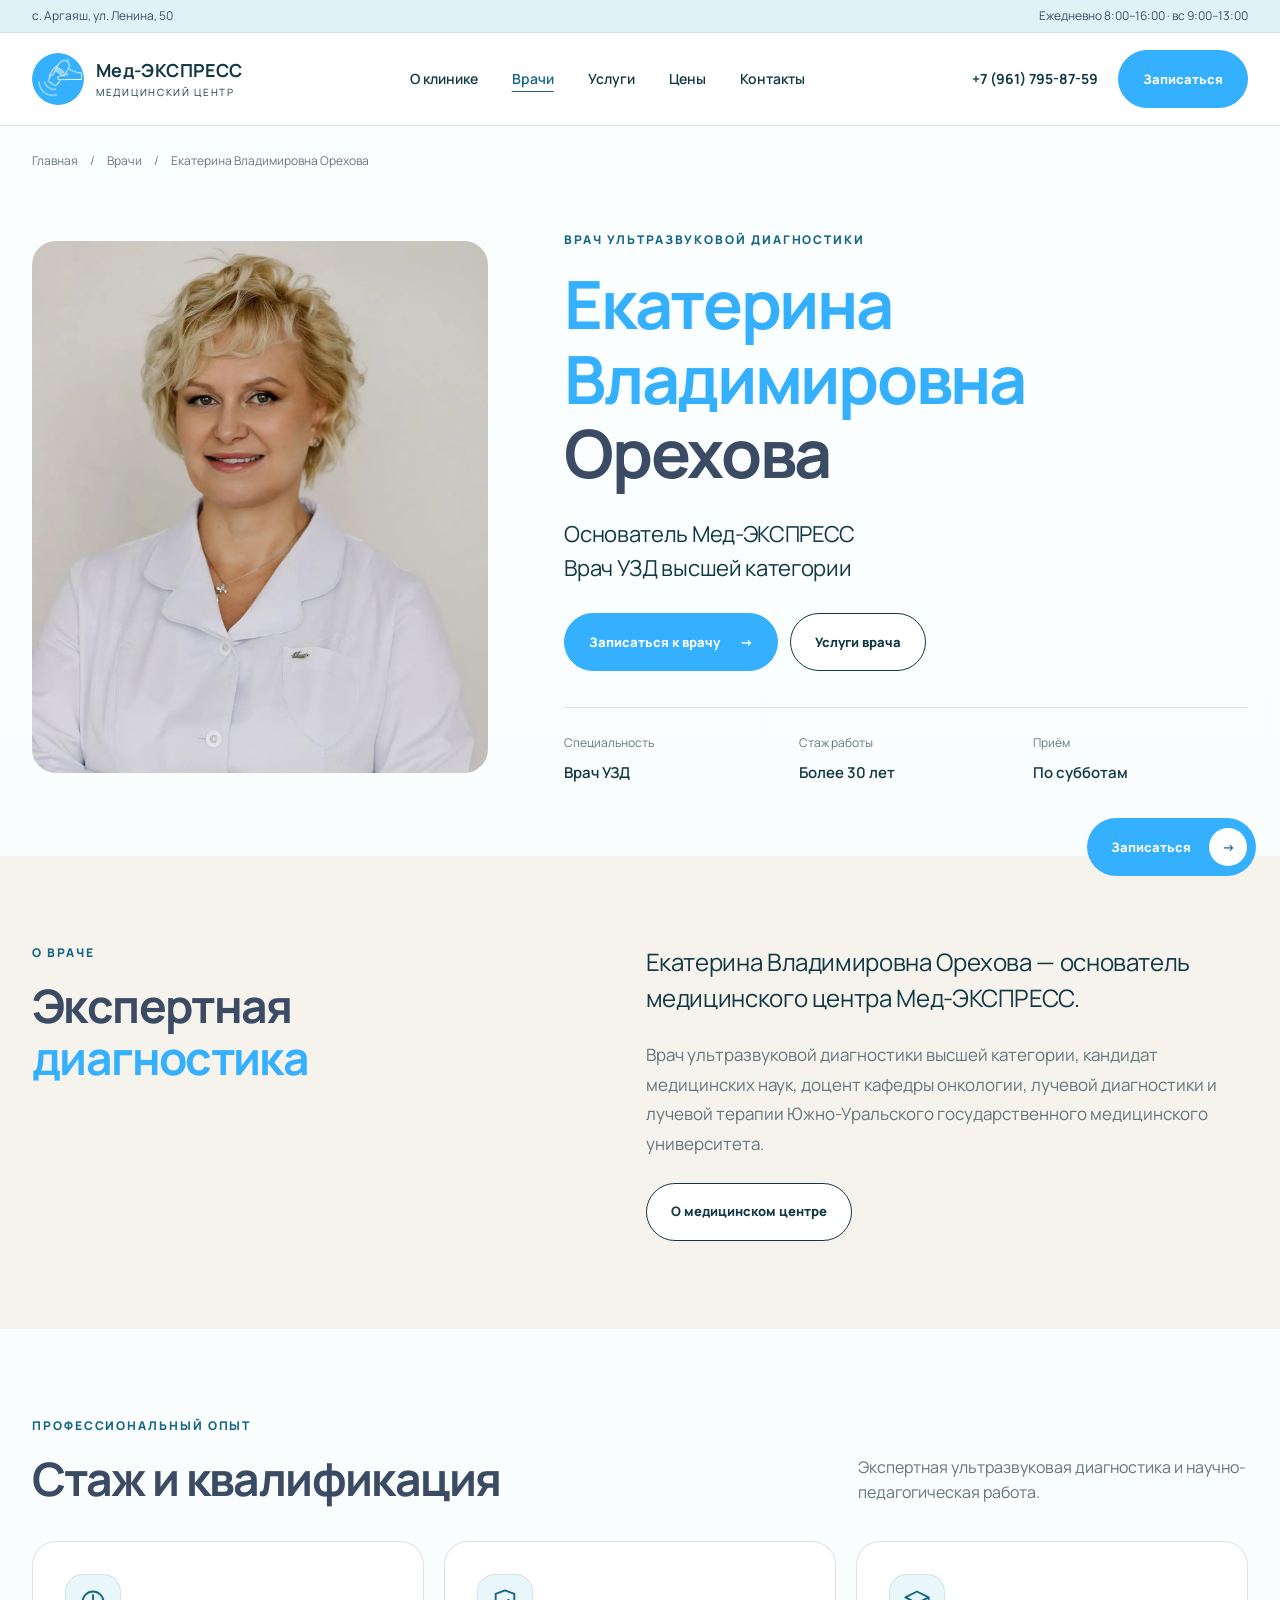
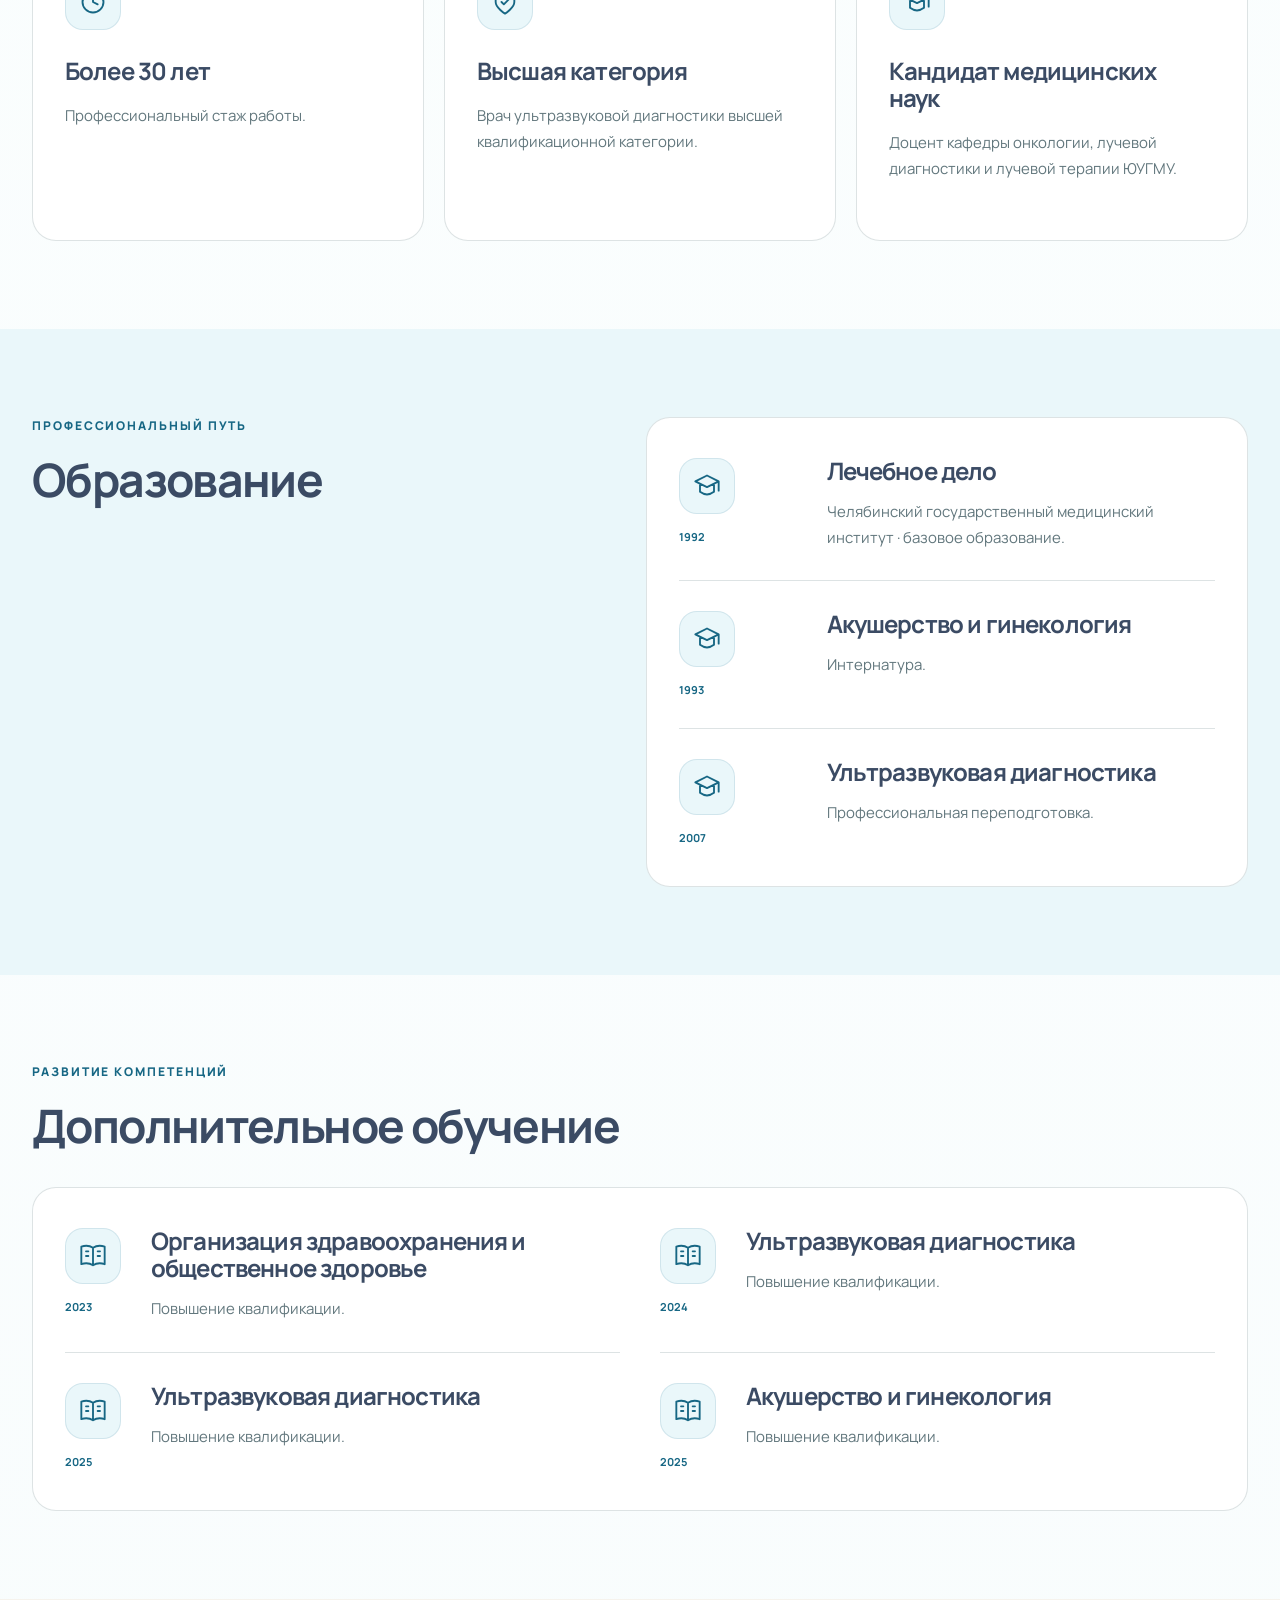
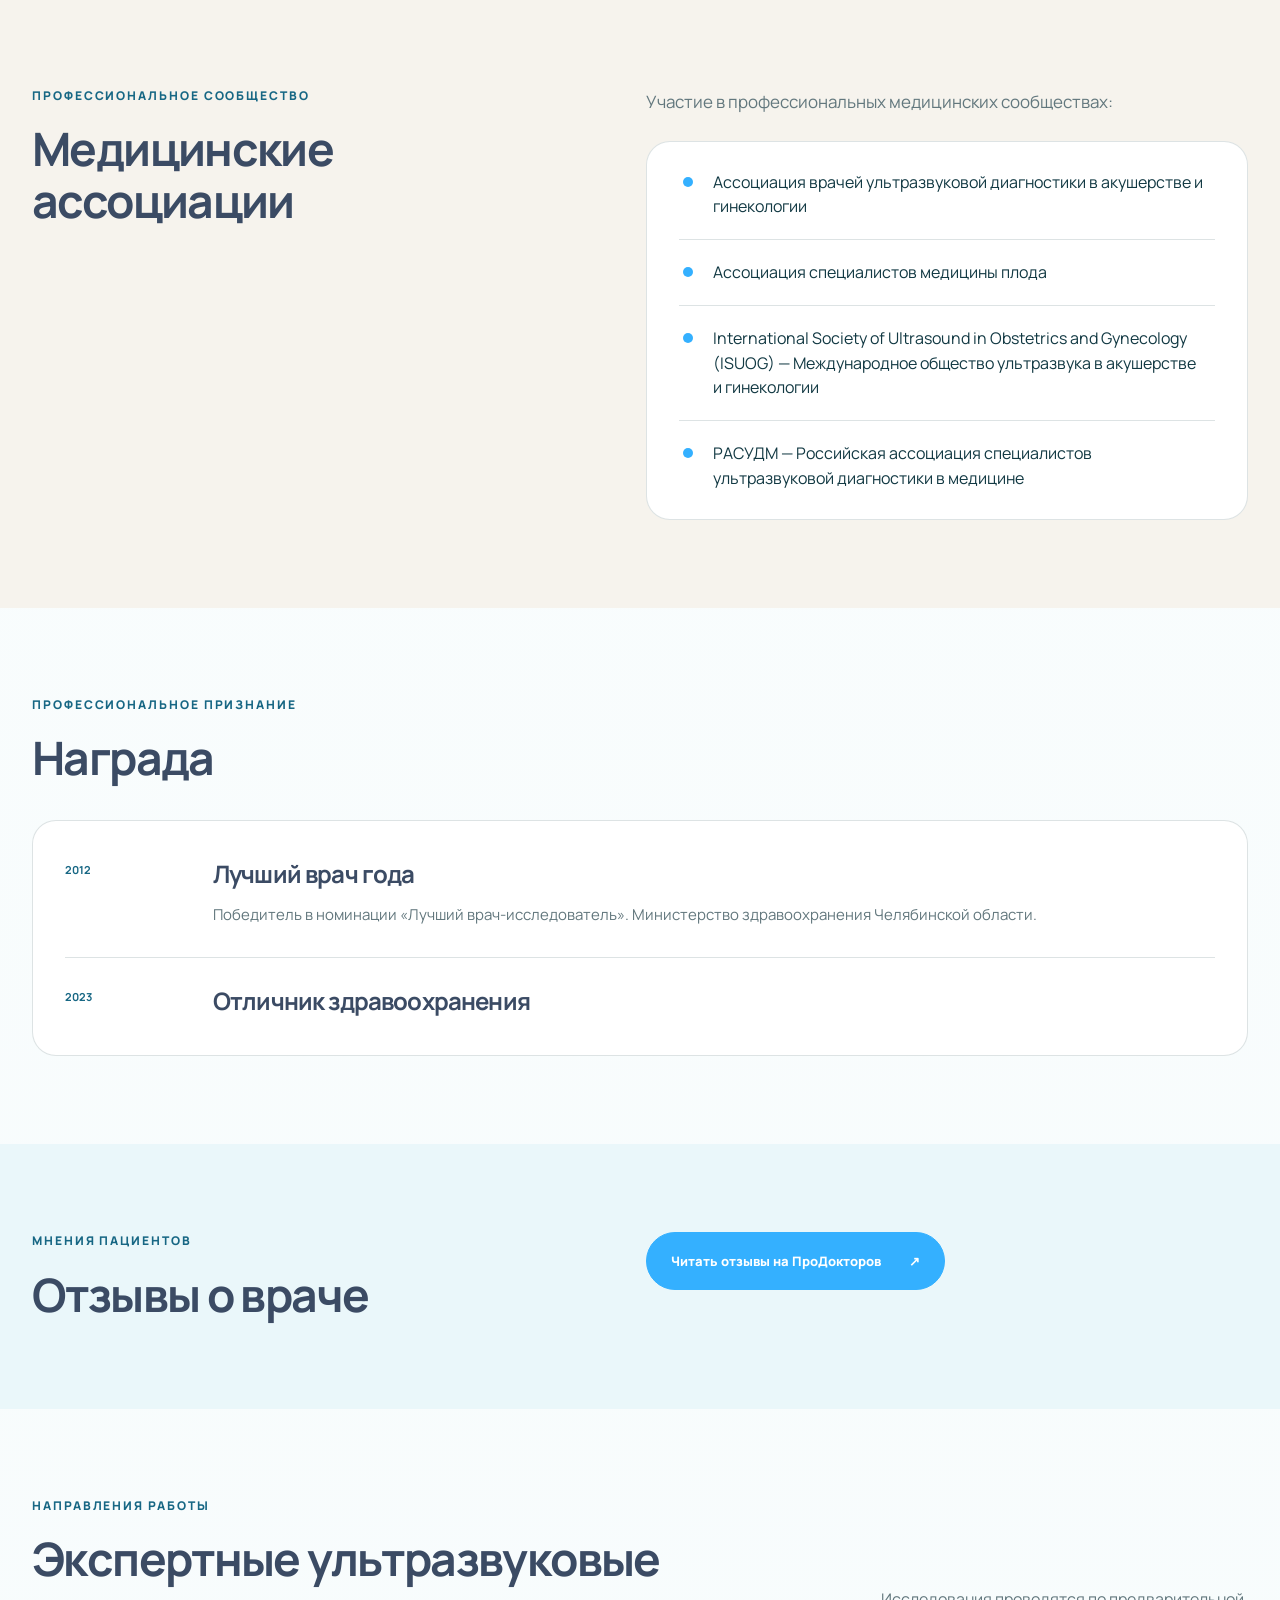
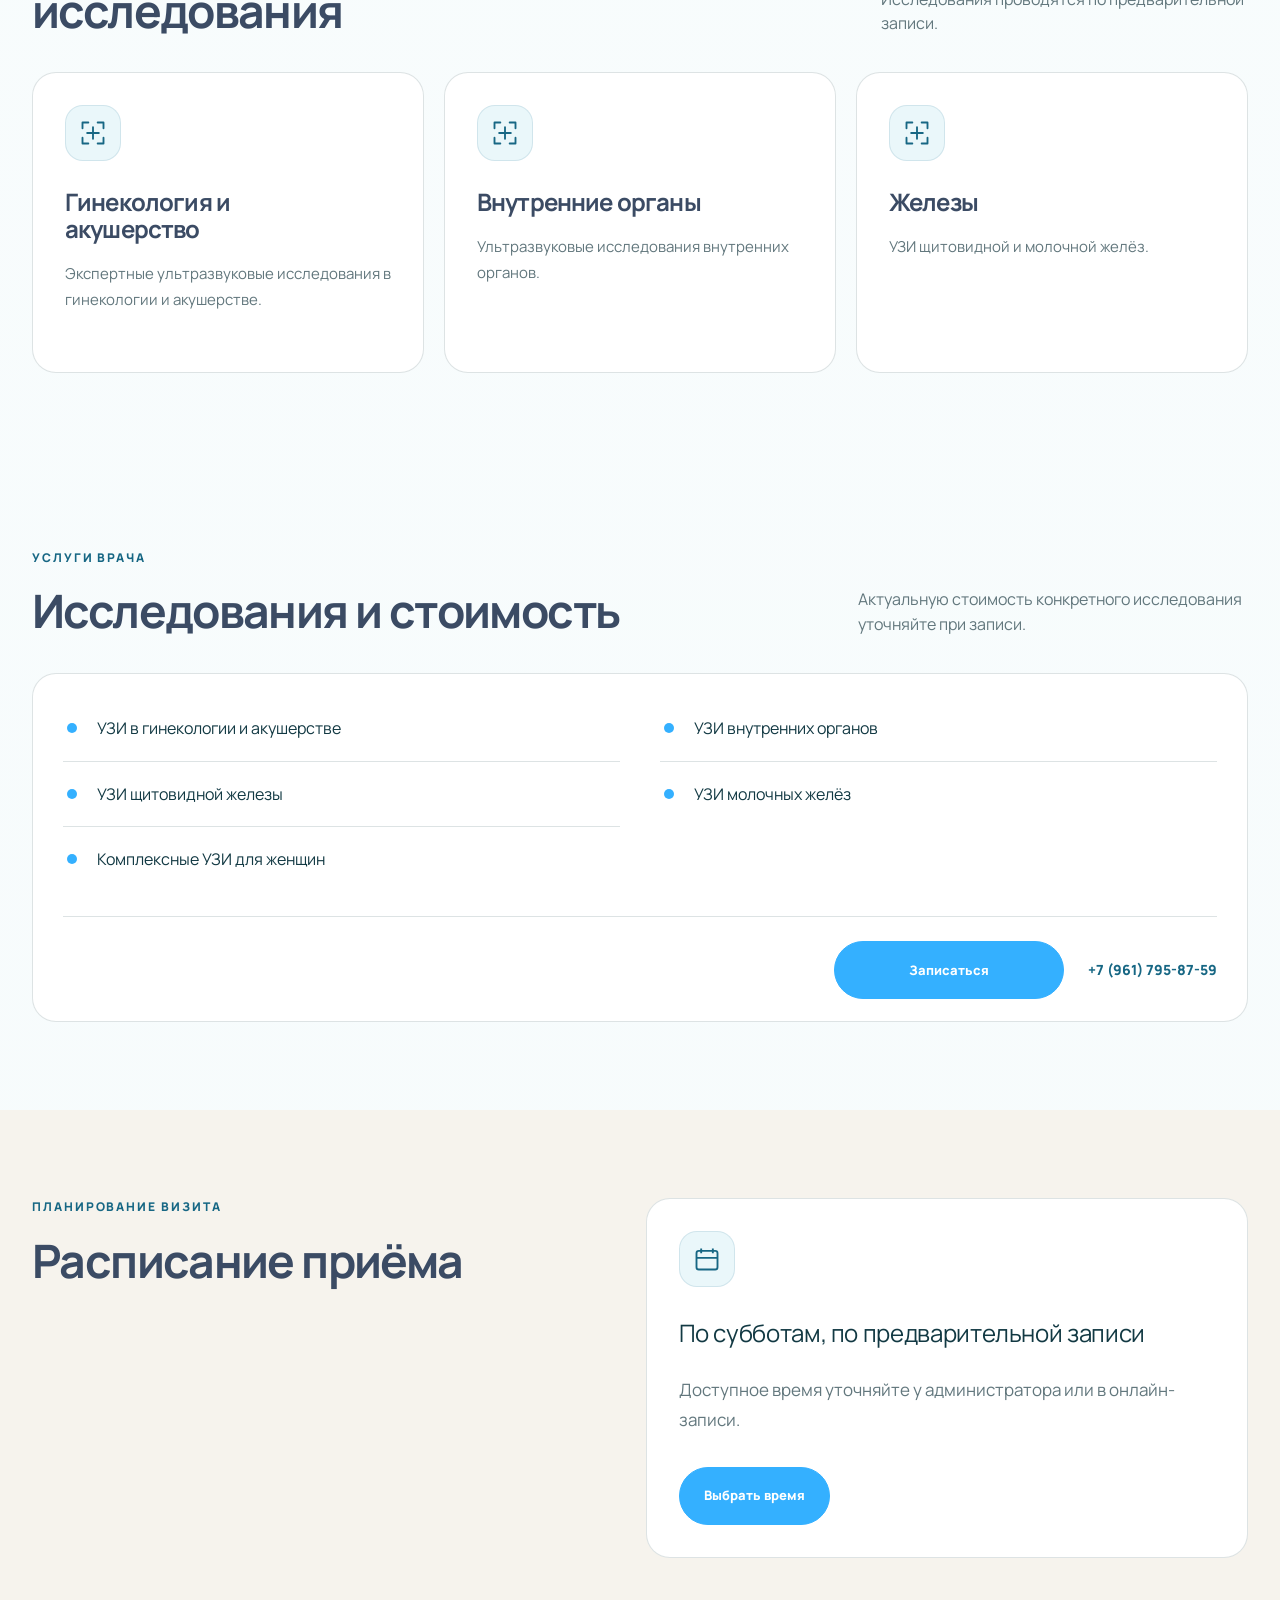
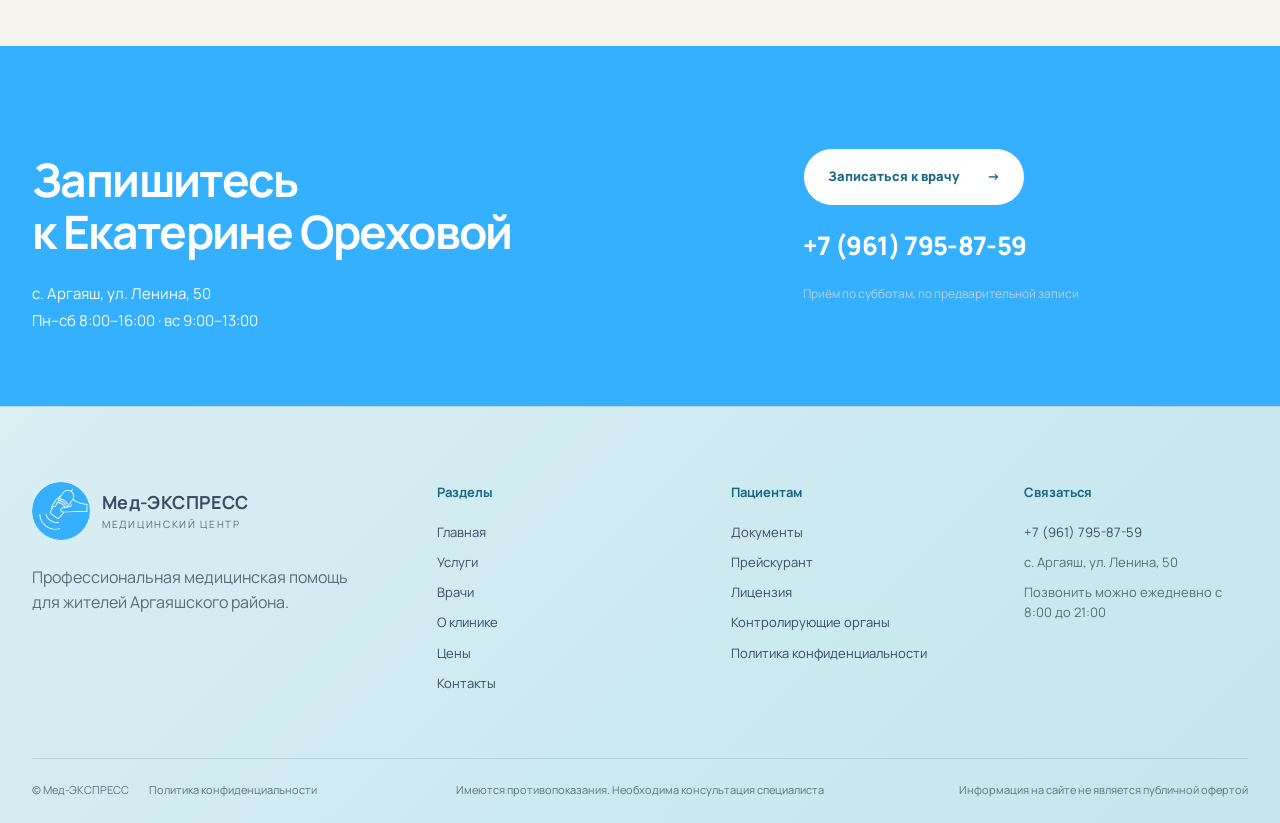
<file: doctors/ekaterina-orekhova.html>
<!doctype html>
<html lang="ru">
<head>
<meta charset="utf-8">
<meta name="viewport" content="width=device-width, initial-scale=1">
<meta name="robots" content="noindex, nofollow">
<title>Екатерина Владимировна Орехова — Мед-ЭКСПРЕСС</title>
<meta name="description" content="Екатерина Владимировна Орехова в медицинском центре Мед-ЭКСПРЕСС, Аргаяш. Информация и запись онлайн или по телефону.">
<link rel="preconnect" href="https://fonts.googleapis.com">
<link rel="preconnect" href="https://fonts.gstatic.com" crossorigin>
<link href="https://fonts.googleapis.com/css2?family=Manrope:wght@400;500;600;700;800&display=swap" rel="stylesheet">
  <link rel="stylesheet" href="../home-design.css?v=20260912-footer-warning-centered">
<link rel="stylesheet" href="../detail-design.css?v=20260904-compact-profiles">
<link rel="stylesheet" href="../light-site.css?v=20260912-equipment-video-balance">
</head>
<body class="detail-page">
<header class="site-header" id="top">
    <div class="header-note"><div class="shell"><span>с. Аргаяш, ул. Ленина, 50</span><span>Ежедневно 8:00–16:00 · вс 9:00–13:00</span></div></div>
    <div class="shell header-main">
      <a class="brand" href="../index.html" aria-label="Мед-ЭКСПРЕСС, главная"><img src="../assets/medexpress-mark-blue.png" alt=""><span><strong>Мед-ЭКСПРЕСС</strong><small>медицинский центр</small></span></a>
      <button class="menu-button" type="button" aria-expanded="false">Меню</button>
      <nav class="navigation" aria-label="Основная навигация"><a href="../about.html">О клинике</a><a href="../doctors.html" aria-current="location">Врачи</a><a href="../services.html">Услуги</a><a href="../prices.html">Цены</a><a href="../contacts.html">Контакты</a></nav>
      <div class="header-actions"><a class="phone" href="tel:+79617958759">+7 (961) 795-87-59</a><a class="btn btn--small" href="https://m.vk.ru/app53642491_-203789798?ref=group_menu" target="_blank" rel="noopener">Записаться</a></div>
    </div>
  </header>
<main id="main">

<section class="shell detail-hero detail-hero--profile">
<nav class="detail-breadcrumbs" aria-label="Хлебные крошки"><a href="../index.html">Главная</a><span aria-hidden="true">/</span><a href="../doctors.html">Врачи</a><span aria-hidden="true">/</span><span aria-current="page">Екатерина Владимировна Орехова</span></nav>
<div class="profile-hero">
<div class="profile-portrait"><img src="../assets/doctor-orekhova.jpg" alt="Екатерина Владимировна Орехова" width="1440" height="1920" fetchpriority="high"></div>
<div class="profile-summary">
<span class="eyebrow">Врач ультразвуковой диагностики</span>
<h1><em>Екатерина Владимировна</em><br>Орехова</h1>
<p class="detail-lead">Основатель Мед-ЭКСПРЕСС<br>Врач УЗД высшей категории</p>
<div class="detail-actions"><a class="btn" href="https://m.vk.ru/app53642491_-203789798?ref=group_menu" target="_blank" rel="noopener">Записаться к врачу <span aria-hidden="true">→</span></a><a class="btn btn--outline" href="#services-doctor">Услуги врача</a></div>
<dl class="profile-facts"><div><dt>Специальность</dt><dd>Врач УЗД</dd></div><div><dt>Стаж работы</dt><dd>Более 30 лет</dd></div><div><dt>Приём</dt><dd>По субботам</dd></div></dl>
</div>
</div>
</section>
<section class="detail-section detail-cream" id="about-doctor">
<div class="shell detail-editorial"><div><span class="eyebrow">О враче</span><h2>Экспертная<br><em>диагностика</em></h2></div><div class="detail-copy"><p class="detail-lead">Екатерина Владимировна Орехова — основатель медицинского центра Мед-ЭКСПРЕСС.</p><p>Врач ультразвуковой диагностики высшей категории, кандидат медицинских наук, доцент кафедры онкологии, лучевой диагностики и лучевой терапии Южно-Уральского государственного медицинского университета.</p><a class="btn btn--outline" href="../about.html">О медицинском центре</a></div></div>
</section>

<section class="shell detail-section" id="experience">
<div class="detail-section-heading"><div><span class="eyebrow">Профессиональный опыт</span><h2>Стаж и квалификация</h2></div><p>Экспертная ультразвуковая диагностика и научно-педагогическая работа.</p></div>
<div class="detail-draft-grid">
<article class="detail-draft-card"><span class="detail-block-icon" aria-hidden="true"><svg viewBox="0 0 24 24" fill="none" stroke="currentColor" stroke-width="1.6" stroke-linecap="round" stroke-linejoin="round"><circle cx="12" cy="12" r="9"/><path d="M12 6v6l4 2"/></svg></span><h3>Более 30 лет</h3><p>Профессиональный стаж работы.</p></article>
<article class="detail-draft-card"><span class="detail-block-icon" aria-hidden="true"><svg viewBox="0 0 24 24" fill="none" stroke="currentColor" stroke-width="1.6" stroke-linecap="round" stroke-linejoin="round"><path d="m9 12 2 2 4-4M12 2l8 3v7c0 5-8 10-8 10S4 17 4 12V5l8-3Z"/></svg></span><h3>Высшая категория</h3><p>Врач ультразвуковой диагностики высшей квалификационной категории.</p></article>
<article class="detail-draft-card"><span class="detail-block-icon" aria-hidden="true"><svg viewBox="0 0 24 24" fill="none" stroke="currentColor" stroke-width="1.6" stroke-linecap="round" stroke-linejoin="round"><path d="m2 8 10-5 10 5-10 5L2 8Zm4 3v6c4 3 8 3 12 0v-6M22 8v8"/></svg></span><h3>Кандидат медицинских наук</h3><p>Доцент кафедры онкологии, лучевой диагностики и лучевой терапии ЮУГМУ.</p></article>
</div>
</section>
<section class="detail-section detail-pale" id="education-doctor">
<div class="shell detail-editorial"><div><span class="eyebrow">Профессиональный путь</span><h2>Образование</h2></div><div class="detail-timeline">
<article><div class="detail-timeline-marker"><span class="detail-block-icon" aria-hidden="true"><svg viewBox="0 0 24 24" fill="none" stroke="currentColor" stroke-width="1.6" stroke-linecap="round" stroke-linejoin="round"><path d="m2 8 10-5 10 5-10 5L2 8Zm4 3v6c4 3 8 3 12 0v-6M22 8v8"/></svg></span><span class="detail-timeline-date">1992</span></div><div><h3>Лечебное дело</h3><p>Челябинский государственный медицинский институт · базовое образование.</p></div></article>
<article><div class="detail-timeline-marker"><span class="detail-block-icon" aria-hidden="true"><svg viewBox="0 0 24 24" fill="none" stroke="currentColor" stroke-width="1.6" stroke-linecap="round" stroke-linejoin="round"><path d="m2 8 10-5 10 5-10 5L2 8Zm4 3v6c4 3 8 3 12 0v-6M22 8v8"/></svg></span><span class="detail-timeline-date">1993</span></div><div><h3>Акушерство и гинекология</h3><p>Интернатура.</p></div></article>
<article><div class="detail-timeline-marker"><span class="detail-block-icon" aria-hidden="true"><svg viewBox="0 0 24 24" fill="none" stroke="currentColor" stroke-width="1.6" stroke-linecap="round" stroke-linejoin="round"><path d="m2 8 10-5 10 5-10 5L2 8Zm4 3v6c4 3 8 3 12 0v-6M22 8v8"/></svg></span><span class="detail-timeline-date">2007</span></div><div><h3>Ультразвуковая диагностика</h3><p>Профессиональная переподготовка.</p></div></article>
</div></div>
</section>
<section class="shell detail-section" id="training-doctor">
<div class="detail-section-heading"><div><span class="eyebrow">Развитие компетенций</span><h2>Дополнительное обучение</h2></div></div>
<div class="detail-timeline">
<article><div class="detail-timeline-marker"><span class="detail-block-icon" aria-hidden="true"><svg viewBox="0 0 24 24" fill="none" stroke="currentColor" stroke-width="1.6" stroke-linecap="round" stroke-linejoin="round"><path d="M12 5C9 3 5 3 2 4v15c3-1 7-1 10 1 3-2 7-2 10-1V4c-3-1-7-1-10 1Zm0 0v15M6 8h2M6 12h2M16 8h2M16 12h2"/></svg></span><span class="detail-timeline-date">2023</span></div><div><h3>Организация здравоохранения и общественное здоровье</h3><p>Повышение квалификации.</p></div></article>
<article><div class="detail-timeline-marker"><span class="detail-block-icon" aria-hidden="true"><svg viewBox="0 0 24 24" fill="none" stroke="currentColor" stroke-width="1.6" stroke-linecap="round" stroke-linejoin="round"><path d="M12 5C9 3 5 3 2 4v15c3-1 7-1 10 1 3-2 7-2 10-1V4c-3-1-7-1-10 1Zm0 0v15M6 8h2M6 12h2M16 8h2M16 12h2"/></svg></span><span class="detail-timeline-date">2024</span></div><div><h3>Ультразвуковая диагностика</h3><p>Повышение квалификации.</p></div></article>
<article><div class="detail-timeline-marker"><span class="detail-block-icon" aria-hidden="true"><svg viewBox="0 0 24 24" fill="none" stroke="currentColor" stroke-width="1.6" stroke-linecap="round" stroke-linejoin="round"><path d="M12 5C9 3 5 3 2 4v15c3-1 7-1 10 1 3-2 7-2 10-1V4c-3-1-7-1-10 1Zm0 0v15M6 8h2M6 12h2M16 8h2M16 12h2"/></svg></span><span class="detail-timeline-date">2025</span></div><div><h3>Ультразвуковая диагностика</h3><p>Повышение квалификации.</p></div></article>
<article><div class="detail-timeline-marker"><span class="detail-block-icon" aria-hidden="true"><svg viewBox="0 0 24 24" fill="none" stroke="currentColor" stroke-width="1.6" stroke-linecap="round" stroke-linejoin="round"><path d="M12 5C9 3 5 3 2 4v15c3-1 7-1 10 1 3-2 7-2 10-1V4c-3-1-7-1-10 1Zm0 0v15M6 8h2M6 12h2M16 8h2M16 12h2"/></svg></span><span class="detail-timeline-date">2025</span></div><div><h3>Акушерство и гинекология</h3><p>Повышение квалификации.</p></div></article>
</div>
</section>
<section class="detail-section detail-cream" id="associations-doctor">
<div class="shell detail-editorial"><div><span class="eyebrow">Профессиональное сообщество</span><h2>Медицинские ассоциации</h2></div><div class="detail-copy">
<p>Участие в профессиональных медицинских сообществах:</p>
<div class="detail-list-panel"><ul>
<li><span>Ассоциация врачей ультразвуковой диагностики в акушерстве и гинекологии</span></li>
<li><span>Ассоциация специалистов медицины плода</span></li>
<li><span>International Society of Ultrasound in Obstetrics and Gynecology (ISUOG) — Международное общество ультразвука в акушерстве и гинекологии</span></li>
<li><span>РАСУДМ — Российская ассоциация специалистов ультразвуковой диагностики в медицине</span></li>
</ul></div>
</div></div>
</section>
<section class="shell detail-section" id="award-doctor">
<div class="detail-section-heading"><div><span class="eyebrow">Профессиональное признание</span><h2>Награда</h2></div></div>
<div class="detail-timeline">
<article><div class="detail-timeline-marker"><span class="detail-timeline-date">2012</span></div><div><h3>Лучший врач года</h3><p>Победитель в номинации «Лучший врач-исследователь». Министерство здравоохранения Челябинской области.</p></div></article>
<article><div class="detail-timeline-marker"><span class="detail-timeline-date">2023</span></div><div><h3>Отличник здравоохранения</h3></div></article>
</div>
</section>
<section class="detail-section detail-pale" id="doctor-reviews">
<div class="shell detail-editorial"><div><span class="eyebrow">Мнения пациентов</span><h2>Отзывы о враче</h2></div><div class="detail-copy">
<a class="btn" href="https://prodoctorov.ru/chelyabinsk/vrach/122637-orehova/" target="_blank" rel="noopener">Читать отзывы на ПроДокторов <span aria-hidden="true">↗</span></a>
</div></div>
</section>
<section class="shell detail-section" id="doctor-directions">
<div class="detail-section-heading"><div><span class="eyebrow">Направления работы</span><h2>Экспертные ультразвуковые исследования</h2></div><p>Исследования проводятся по предварительной записи.</p></div>
<div class="detail-draft-grid">
<article class="detail-draft-card"><span class="detail-block-icon" aria-hidden="true"><svg viewBox="0 0 24 24" fill="none" stroke="currentColor" stroke-width="1.6" stroke-linecap="round" stroke-linejoin="round"><path d="M8 3H3v5M16 3h5v5M21 16v5h-5M8 21H3v-5M7 12h10M12 7v10"/></svg></span><h3>Гинекология и акушерство</h3><p>Экспертные ультразвуковые исследования в гинекологии и акушерстве.</p></article>
<article class="detail-draft-card"><span class="detail-block-icon" aria-hidden="true"><svg viewBox="0 0 24 24" fill="none" stroke="currentColor" stroke-width="1.6" stroke-linecap="round" stroke-linejoin="round"><path d="M8 3H3v5M16 3h5v5M21 16v5h-5M8 21H3v-5M7 12h10M12 7v10"/></svg></span><h3>Внутренние органы</h3><p>Ультразвуковые исследования внутренних органов.</p></article>
<article class="detail-draft-card"><span class="detail-block-icon" aria-hidden="true"><svg viewBox="0 0 24 24" fill="none" stroke="currentColor" stroke-width="1.6" stroke-linecap="round" stroke-linejoin="round"><path d="M8 3H3v5M16 3h5v5M21 16v5h-5M8 21H3v-5M7 12h10M12 7v10"/></svg></span><h3>Железы</h3><p>УЗИ щитовидной и молочной желёз.</p></article>
</div>
</section>
<section class="shell detail-section" id="services-doctor">
<div class="detail-section-heading"><div><span class="eyebrow">Услуги врача</span><h2>Исследования и стоимость</h2></div><p>Актуальную стоимость конкретного исследования уточняйте при записи.</p></div>
<div class="detail-list-panel detail-list-panel--services"><ul><li><span>УЗИ в гинекологии и акушерстве</span></li><li><span>УЗИ внутренних органов</span></li><li><span>УЗИ щитовидной железы</span></li><li><span>УЗИ молочных желёз</span></li><li><span>Комплексные УЗИ для женщин</span></li></ul><div><a class="btn" href="https://m.vk.ru/app53642491_-203789798?ref=group_menu" target="_blank" rel="noopener">Записаться</a><a href="tel:+79617958759">+7 (961) 795-87-59</a></div></div>
</section>
<section class="detail-section detail-cream" id="doctor-schedule"><div class="shell detail-editorial"><div><span class="eyebrow">Планирование визита</span><h2>Расписание приёма</h2></div><div class="detail-copy detail-schedule-panel"><span class="detail-block-icon" aria-hidden="true"><svg viewBox="0 0 24 24" fill="none" stroke="currentColor" stroke-width="1.6"><rect x="3" y="5" width="18" height="16" rx="2"/><path d="M7 3v4M17 3v4M3 11h18"/></svg></span><p class="detail-lead">По субботам, по предварительной записи</p><p>Доступное время уточняйте у администратора или в онлайн-записи.</p><a class="btn" href="https://m.vk.ru/app53642491_-203789798?ref=group_menu" target="_blank" rel="noopener">Выбрать время</a></div></div></section>
<section class="detail-booking" id="booking"><div class="shell detail-booking__grid"><div><span class="eyebrow">Мед-ЭКСПРЕСС · Аргаяш</span><h2>Запишитесь<br>к Екатерине Ореховой</h2><p>с. Аргаяш, ул. Ленина, 50<br>Пн–сб 8:00–16:00 · вс 9:00–13:00</p></div><div class="detail-booking__actions"><a class="btn" href="https://m.vk.ru/app53642491_-203789798?ref=group_menu" target="_blank" rel="noopener">Записаться к врачу <span aria-hidden="true">→</span></a><a class="detail-phone" href="tel:+79617958759">+7 (961) 795-87-59</a><span>Приём по субботам, по предварительной записи</span></div></div></section>

</main>
<footer class="site-footer"><div class="shell footer-grid"><div><a class="brand brand--footer" href="../index.html"><img src="../assets/medexpress-mark-blue.png" alt=""><span><strong>Мед-ЭКСПРЕСС</strong><small>медицинский центр</small></span></a><p>Профессиональная медицинская помощь для жителей Аргаяшского района.</p></div><nav><strong>Разделы</strong><a href="../services.html">Услуги</a><a href="../doctors.html">Врачи</a><a href="../about.html">О клинике</a><a href="../prices.html">Цены</a><a href="../contacts.html">Контакты</a></nav><nav><strong>Пациентам</strong><a href="../documents.html">Документы</a><a href="../prices.html">Прейскурант</a><a href="../documents/document.html?name=Лицензия">Лицензия</a></nav><div><strong>Связаться</strong><a href="tel:+79617958759">+7 (961) 795-87-59</a><span>с. Аргаяш, ул. Ленина, 50</span><span>Позвонить можно ежедневно с 8:00 до 21:00</span></div></div><div class="shell footer-bottom"><span>© Мед-ЭКСПРЕСС</span><a href="../documents/document.html?name=Политика%20конфиденциальности">Политика конфиденциальности</a><span>Информация на сайте не является публичной офертой</span></div></footer>
<a class="floating-record" href="https://m.vk.ru/app53642491_-203789798?ref=group_menu" target="_blank" rel="noopener"><span>Записаться</span><b aria-hidden="true">→</b></a>
  <script src="../script.js?v=20260912-footer-warning-centered"></script>
</body>
</html>
</file>
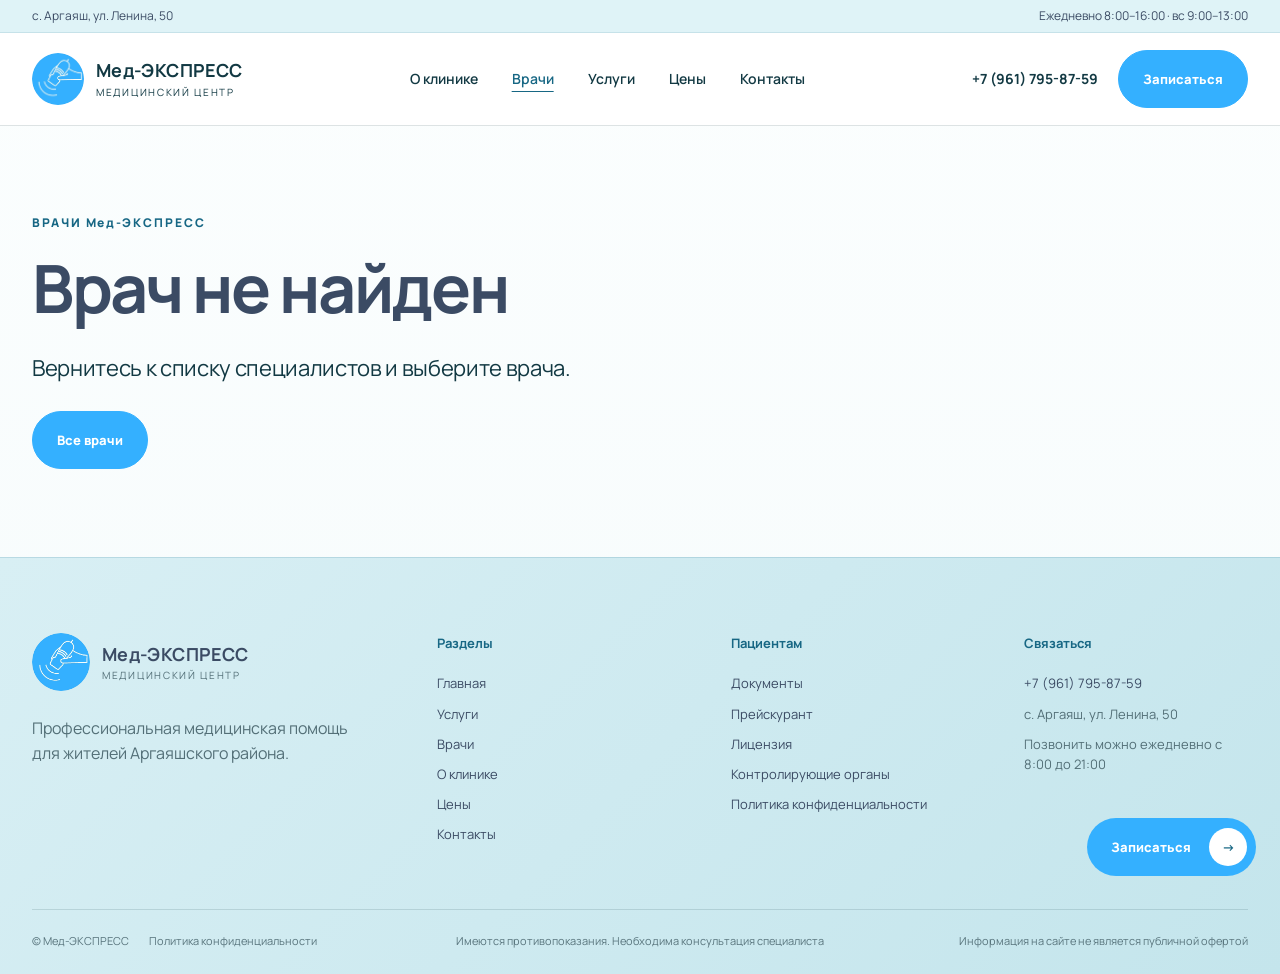
<file: doctors/profile.html>
<!doctype html>
<html lang="ru">
<head>
<meta charset="utf-8">
<meta name="viewport" content="width=device-width, initial-scale=1">
<meta name="robots" content="noindex, nofollow">
<title>Врач — Мед-ЭКСПРЕСС</title>
<meta name="description" content="Информация о специалисте медицинского центра Мед-ЭКСПРЕСС в Аргаяше и запись на приём.">
<link rel="preconnect" href="https://fonts.googleapis.com">
<link rel="preconnect" href="https://fonts.gstatic.com" crossorigin>
<link href="https://fonts.googleapis.com/css2?family=Manrope:wght@400;500;600;700;800&display=swap" rel="stylesheet">
  <link rel="stylesheet" href="../home-design.css?v=20260912-footer-warning-centered">
<link rel="stylesheet" href="../detail-design.css?v=20260904-compact-profiles">
<link rel="stylesheet" href="../light-site.css?v=20260912-equipment-video-balance">
</head>
<body class="detail-page">
<header class="site-header" id="top">
    <div class="header-note"><div class="shell"><span>с. Аргаяш, ул. Ленина, 50</span><span>Ежедневно 8:00–16:00 · вс 9:00–13:00</span></div></div>
    <div class="shell header-main">
      <a class="brand" href="../index.html" aria-label="Мед-ЭКСПРЕСС, главная"><img src="../assets/medexpress-mark-blue.png" alt=""><span><strong>Мед-ЭКСПРЕСС</strong><small>медицинский центр</small></span></a>
      <button class="menu-button" type="button" aria-expanded="false">Меню</button>
      <nav class="navigation" aria-label="Основная навигация"><a href="../about.html">О клинике</a><a href="../doctors.html" aria-current="location">Врачи</a><a href="../services.html">Услуги</a><a href="../prices.html">Цены</a><a href="../contacts.html">Контакты</a></nav>
      <div class="header-actions"><a class="phone" href="tel:+79617958759">+7 (961) 795-87-59</a><a class="btn btn--small" href="https://m.vk.ru/app53642491_-203789798?ref=group_menu" target="_blank" rel="noopener">Записаться</a></div>
    </div>
  </header>
<main id="main" data-doctor-profile>
<section class="shell detail-section"><p>Загрузка информации о враче…</p></section>
</main>
<footer class="site-footer"><div class="shell footer-grid"><div><a class="brand brand--footer" href="../index.html"><img src="../assets/medexpress-mark-blue.png" alt=""><span><strong>Мед-ЭКСПРЕСС</strong><small>медицинский центр</small></span></a><p>Профессиональная медицинская помощь для жителей Аргаяшского района.</p></div><nav><strong>Разделы</strong><a href="../services.html">Услуги</a><a href="../doctors.html">Врачи</a><a href="../about.html">О клинике</a><a href="../prices.html">Цены</a><a href="../contacts.html">Контакты</a></nav><nav><strong>Пациентам</strong><a href="../documents.html">Документы</a><a href="../prices.html">Прейскурант</a><a href="../documents/document.html?name=Лицензия">Лицензия</a></nav><div><strong>Связаться</strong><a href="tel:+79617958759">+7 (961) 795-87-59</a><span>с. Аргаяш, ул. Ленина, 50</span><span>Позвонить можно ежедневно с 8:00 до 21:00</span></div></div><div class="shell footer-bottom"><span>© Мед-ЭКСПРЕСС</span><a href="../documents/document.html?name=Политика%20конфиденциальности">Политика конфиденциальности</a><span>Информация на сайте не является публичной офертой</span></div></footer>
<a class="floating-record" href="https://m.vk.ru/app53642491_-203789798?ref=group_menu" target="_blank" rel="noopener"><span>Записаться</span><b aria-hidden="true">→</b></a>
<script src="../doctors-data.js?v=20260909-doctor-details"></script>
<script src="../doctor-profile.js?v=20260909-doctor-details"></script>
  <script src="../script.js?v=20260912-footer-warning-centered"></script>
</body>
</html>
</file>
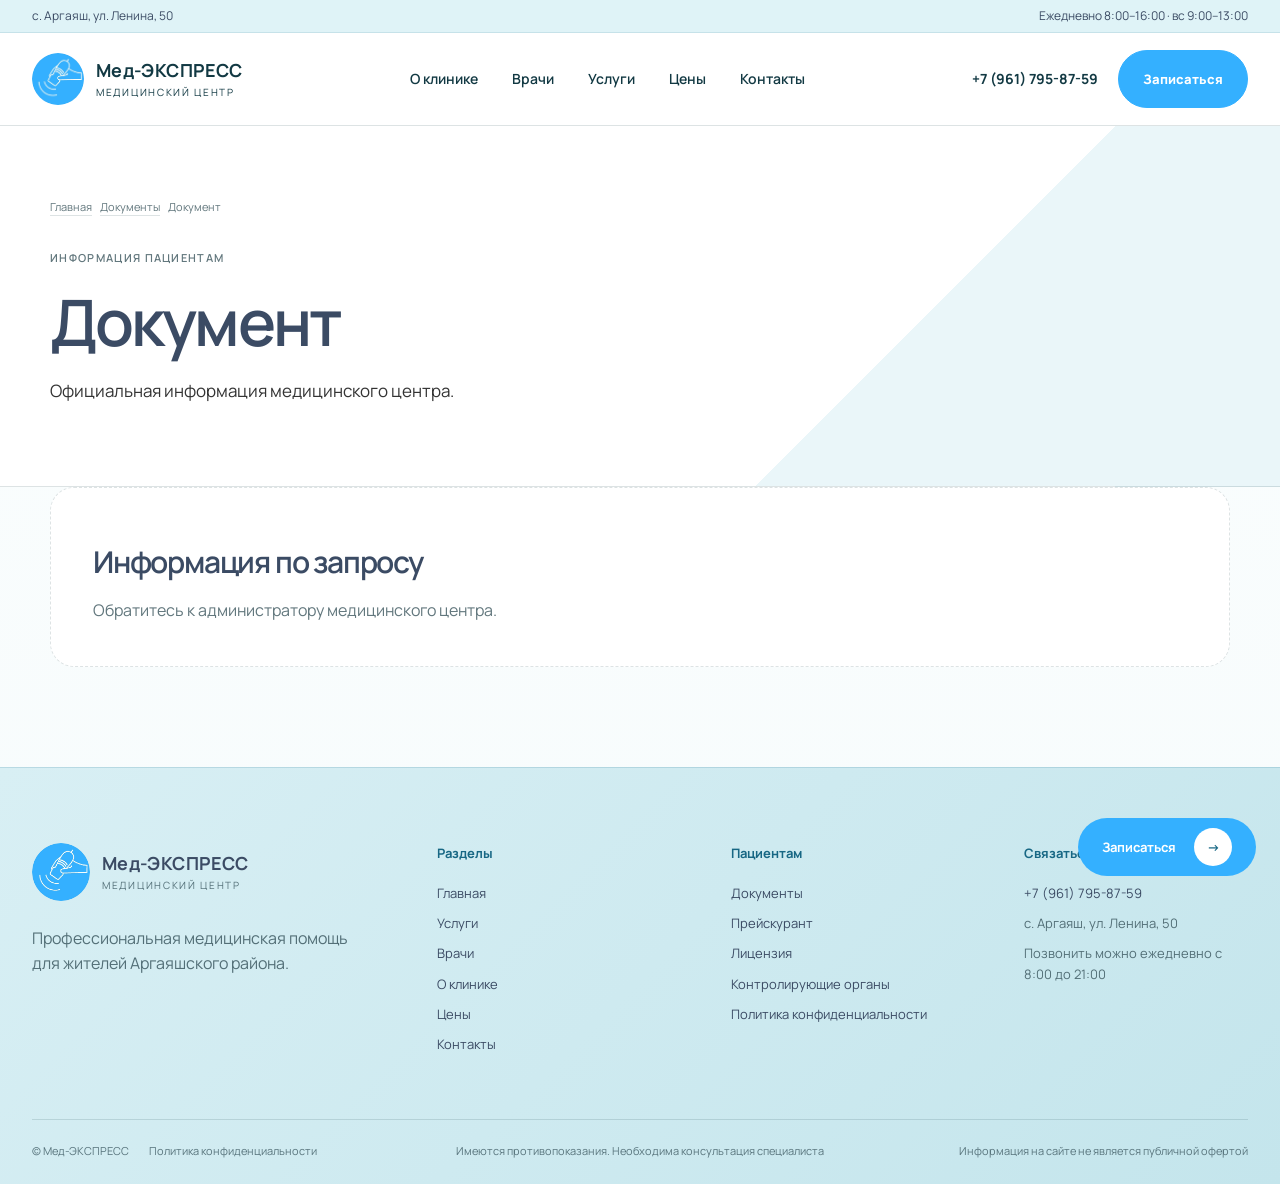
<file: documents/document.html>
<!doctype html>
<html lang="ru">
<head>
  <meta charset="utf-8">
  <meta name="viewport" content="width=device-width, initial-scale=1">
  <meta name="robots" content="noindex, nofollow">
  <title>Документ — Мед-ЭКСПРЕСС</title>
  <link rel="preconnect" href="https://fonts.googleapis.com">
  <link rel="preconnect" href="https://fonts.gstatic.com" crossorigin>
  <link href="https://fonts.googleapis.com/css2?family=Manrope:wght@400;500;600;700;800&display=swap" rel="stylesheet">
  <link rel="stylesheet" href="../styles.css?v=20260831-brand-blue">
  <link rel="stylesheet" href="../home-design.css?v=20260912-footer-warning-centered">
<link rel="stylesheet" href="../documents-design.css?v=20260912-license-status-visible">
<link rel="stylesheet" href="../light-site.css?v=20260912-equipment-video-balance">
</head>
<body class="document-detail-page">
<header class="site-header" id="top"><div class="header-note"><div class="shell"><span>с. Аргаяш, ул. Ленина, 50</span><span>Ежедневно 8:00–16:00 · вс 9:00–13:00</span></div></div><div class="shell header-main"><a class="brand" href="../index.html" aria-label="Мед-ЭКСПРЕСС, главная"><img src="../assets/medexpress-mark-blue.png" alt=""><span><strong>Мед-ЭКСПРЕСС</strong><small>медицинский центр</small></span></a><button class="menu-button" type="button" aria-expanded="false">Меню</button><nav class="navigation" aria-label="Основная навигация"><a href="../about.html">О клинике</a><a href="../doctors.html">Врачи</a><a href="../services.html">Услуги</a><a href="../prices.html">Цены</a><a href="../contacts.html">Контакты</a></nav><div class="header-actions"><a class="phone" href="tel:+79617958759">+7 (961) 795-87-59</a><a class="btn btn--small" href="https://m.vk.ru/app53642491_-203789798?ref=group_menu" target="_blank" rel="noopener">Записаться</a></div></div></header>
  <main><section class="page-hero document-detail-hero"><div class="container"><div class="breadcrumbs"><a href="../index.html">Главная</a><a href="../documents.html">Документы</a><span data-query-title>Документ</span></div><span class="label">Информация пациентам</span><h1 data-query-title>Документ</h1><p data-document-intro>Официальная информация медицинского центра.</p></div></section><section class="document-content-section"><div class="container" id="document-content" aria-live="polite"></div></section></main>
  <footer class="site-footer"><div class="shell footer-grid"><div><a class="brand brand--footer" href="../index.html"><img src="../assets/medexpress-mark-blue.png" alt=""><span><strong>Мед-ЭКСПРЕСС</strong><small>медицинский центр</small></span></a><p>Профессиональная медицинская помощь для жителей Аргаяшского района.</p></div><nav><strong>Разделы</strong><a href="../services.html">Услуги</a><a href="../doctors.html">Врачи</a><a href="../about.html">О клинике</a><a href="../prices.html">Цены</a><a href="../contacts.html">Контакты</a></nav><nav><strong>Пациентам</strong><a href="../documents.html">Документы</a><a href="../prices.html">Прейскурант</a><a href="document.html?name=Лицензия">Лицензия</a></nav><div><strong>Связаться</strong><a href="tel:+79617958759">+7 (961) 795-87-59</a><span>с. Аргаяш, ул. Ленина, 50</span><span>Позвонить можно ежедневно с 8:00 до 21:00</span></div></div><div class="shell footer-bottom"><span>© Мед-ЭКСПРЕСС</span><a href="document.html?name=Политика%20конфиденциальности">Политика конфиденциальности</a><span>Информация на сайте не является публичной офертой</span></div></footer>
  <a class="floating-record" href="https://m.vk.ru/app53642491_-203789798?ref=group_menu" target="_blank" rel="noopener"><span>Записаться</span><b aria-hidden="true">→</b></a>
  <script src="../detail.js"></script>
  <script src="../documents-data.js?v=20260911-privacy-policy"></script>
  <script src="../script.js?v=20260912-footer-warning-centered"></script>
</body>
</html>
</file>
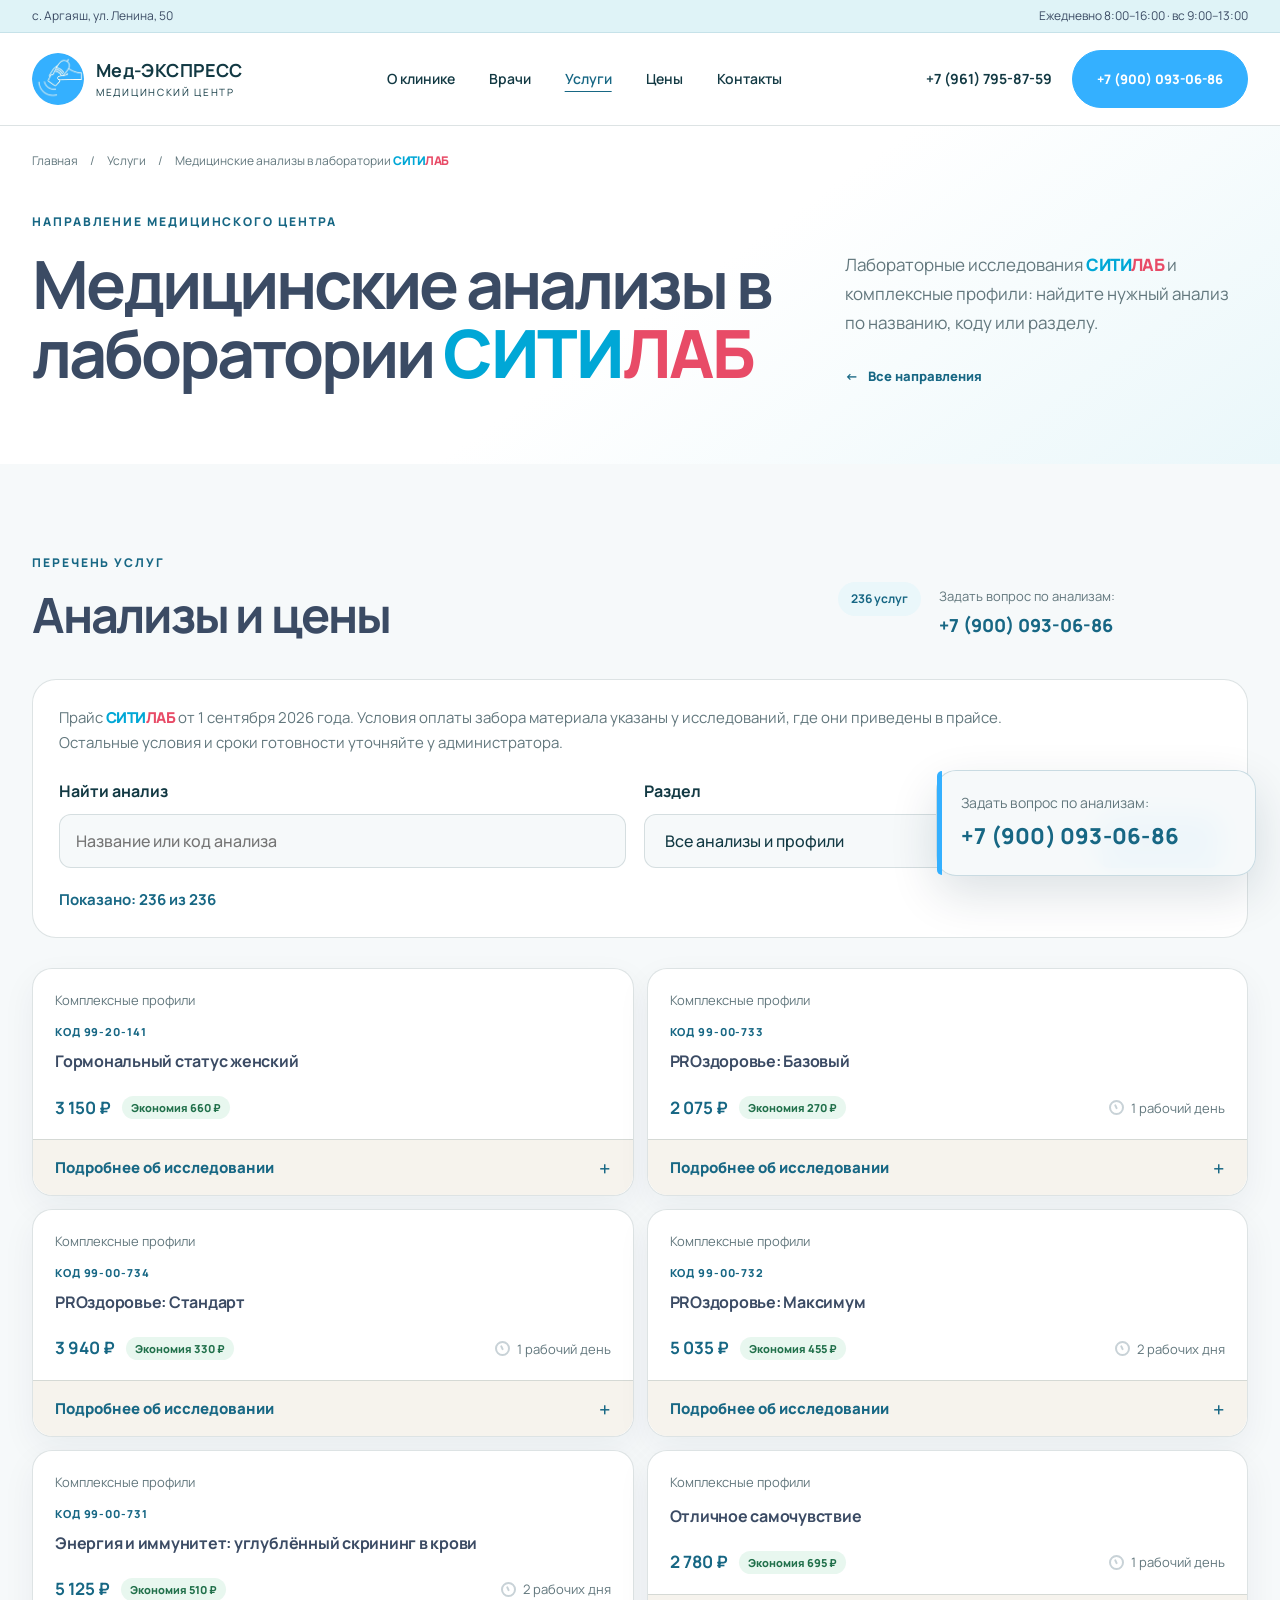
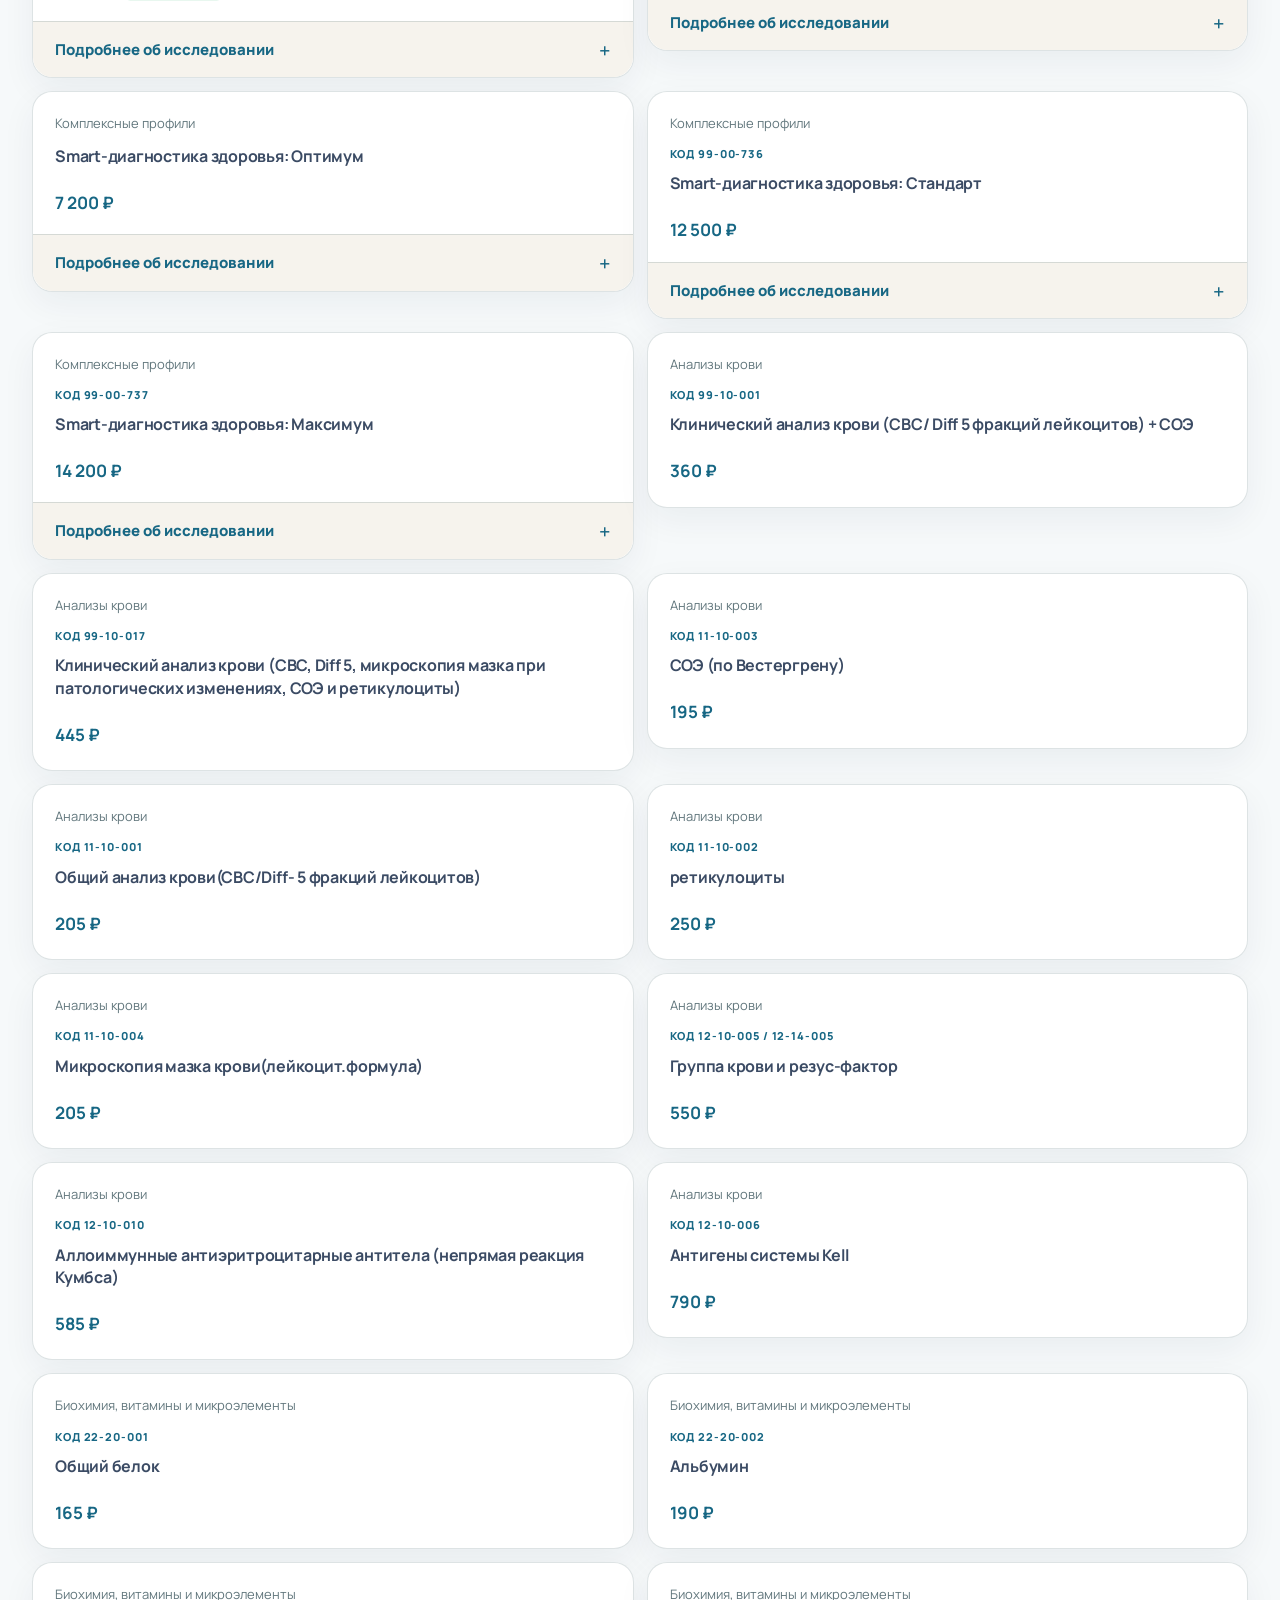
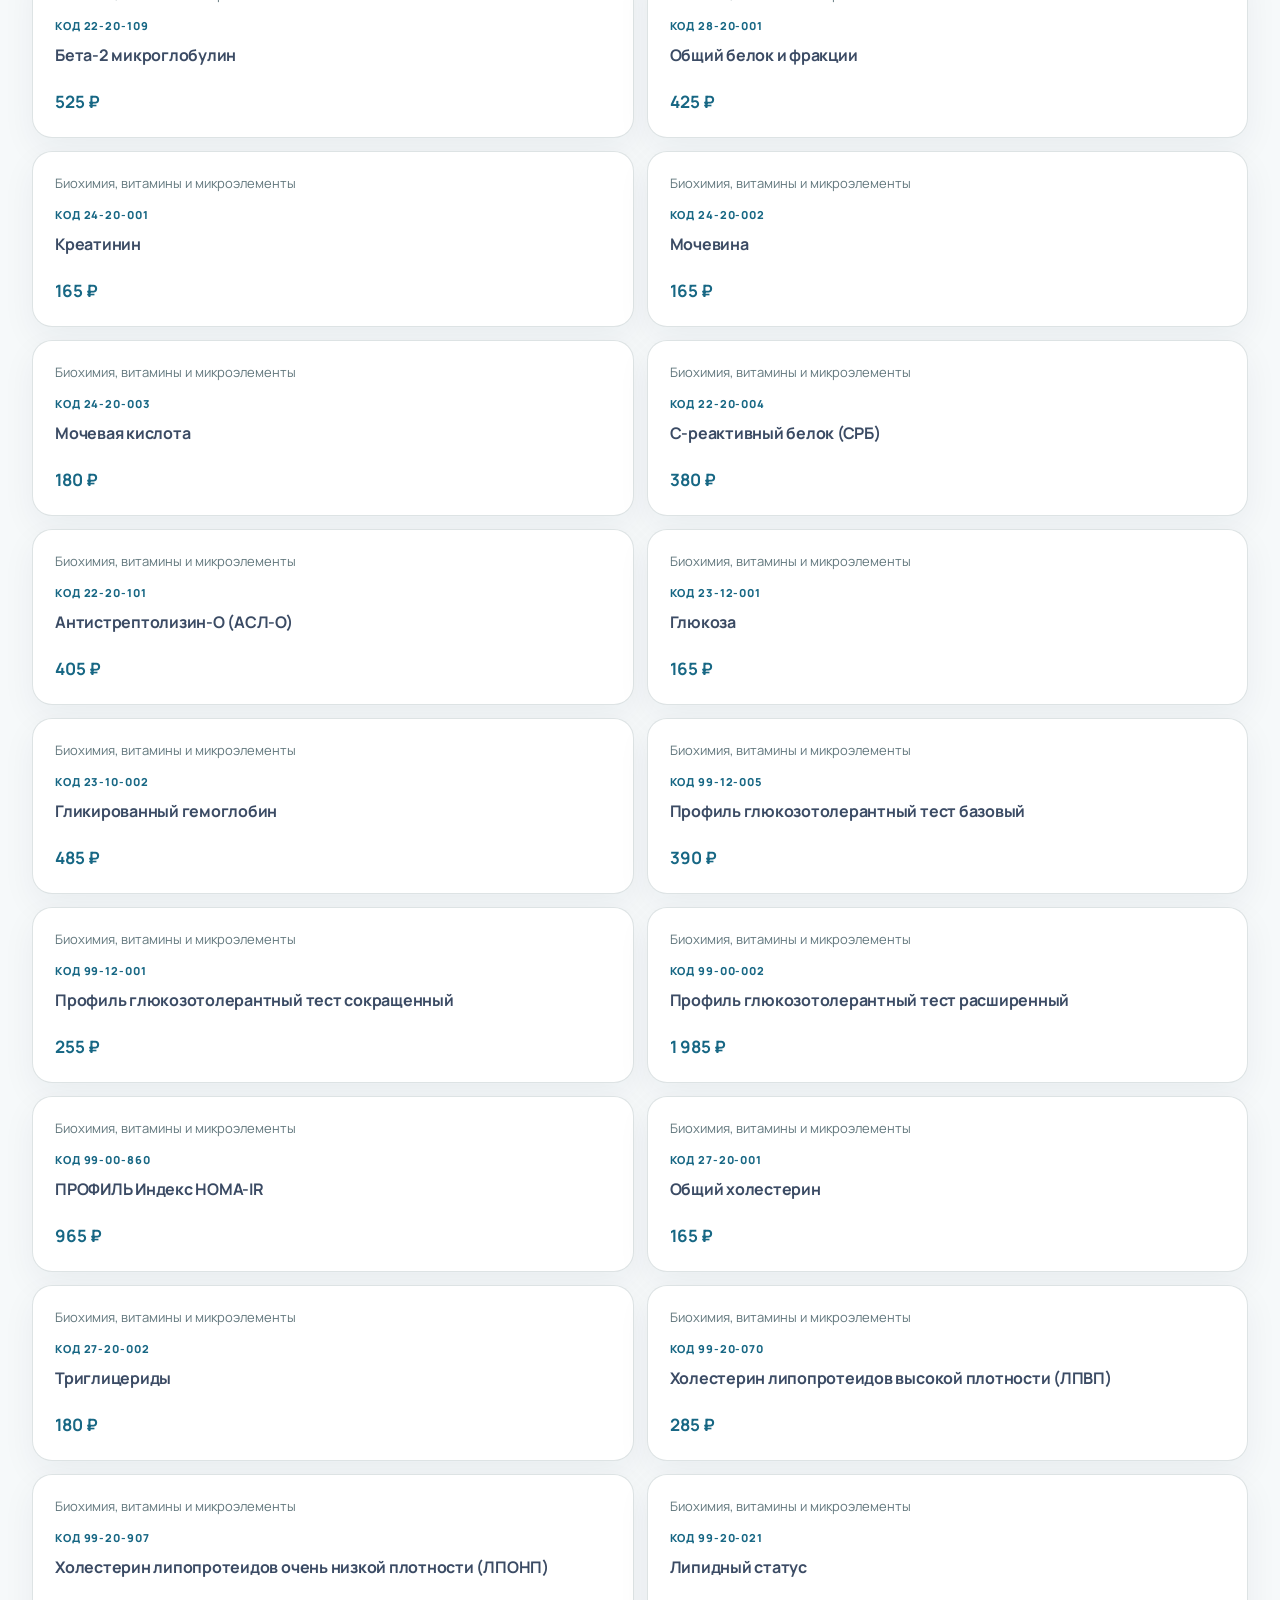
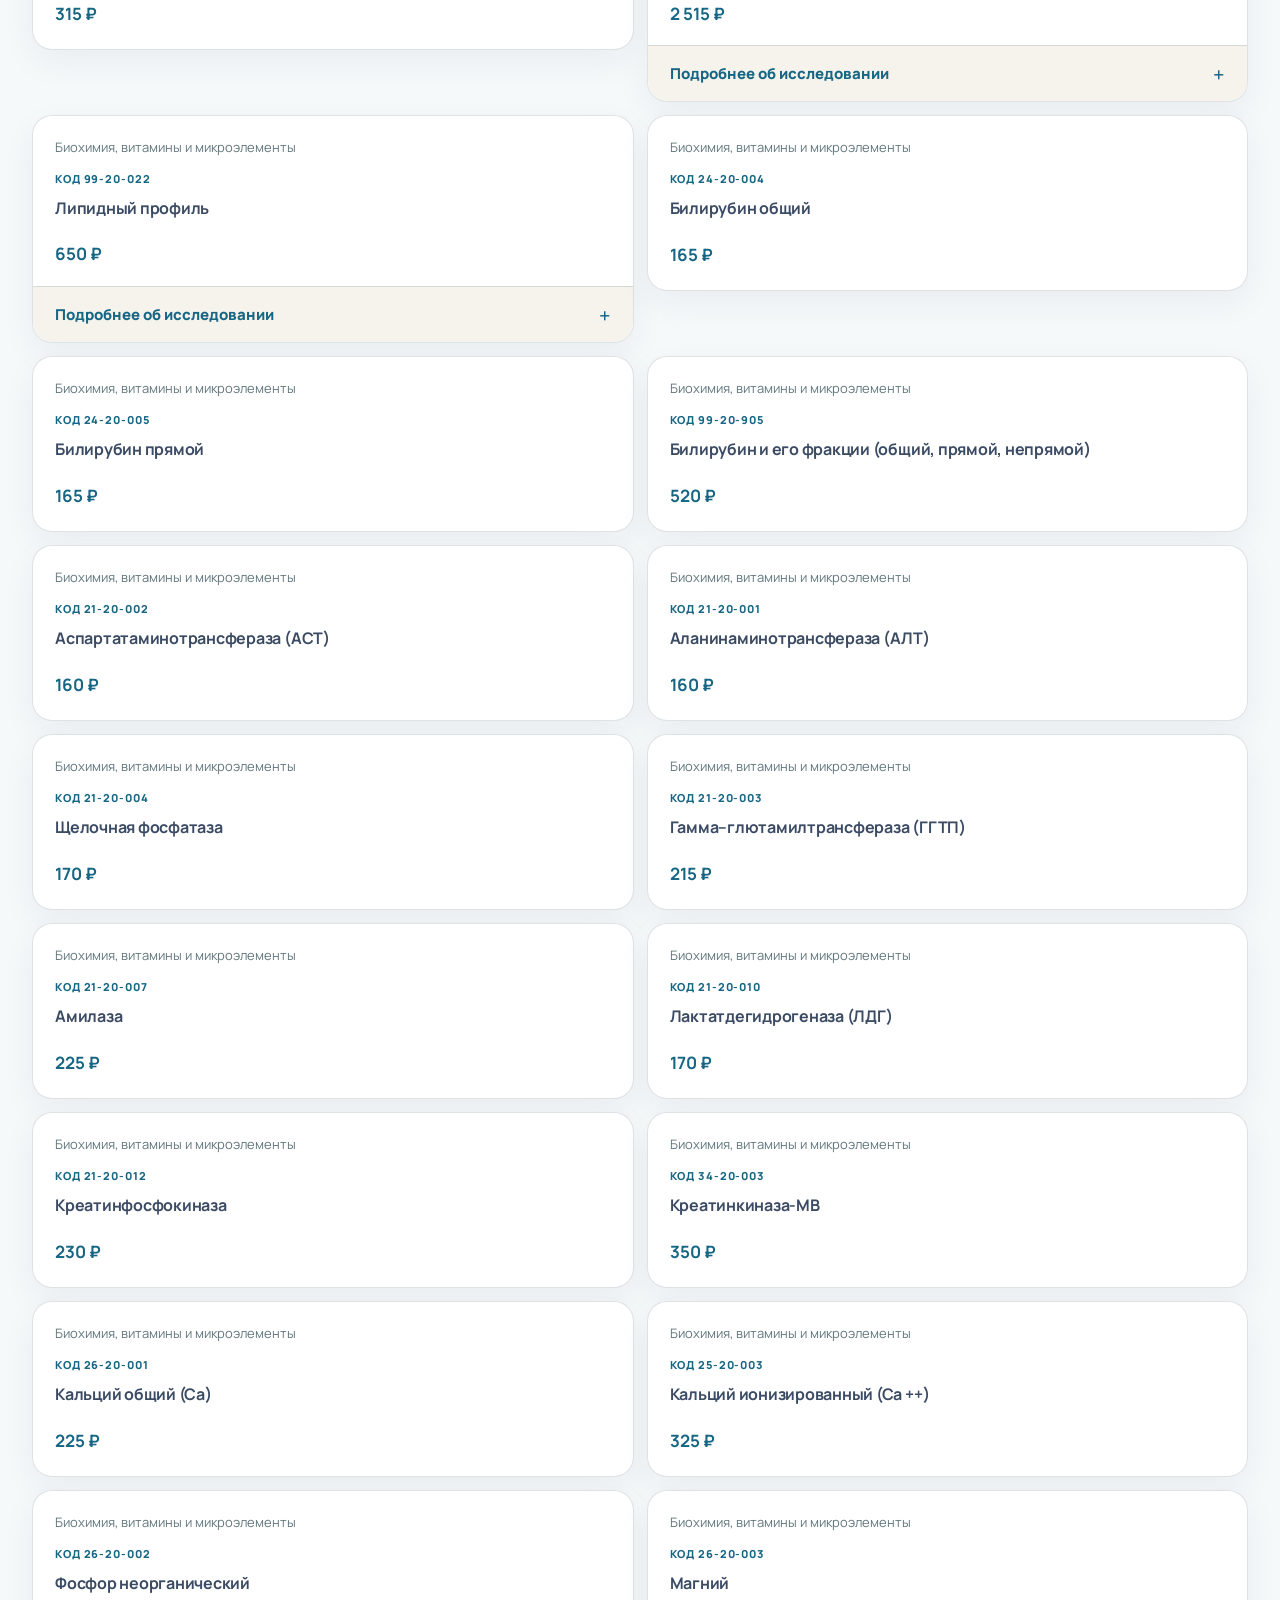
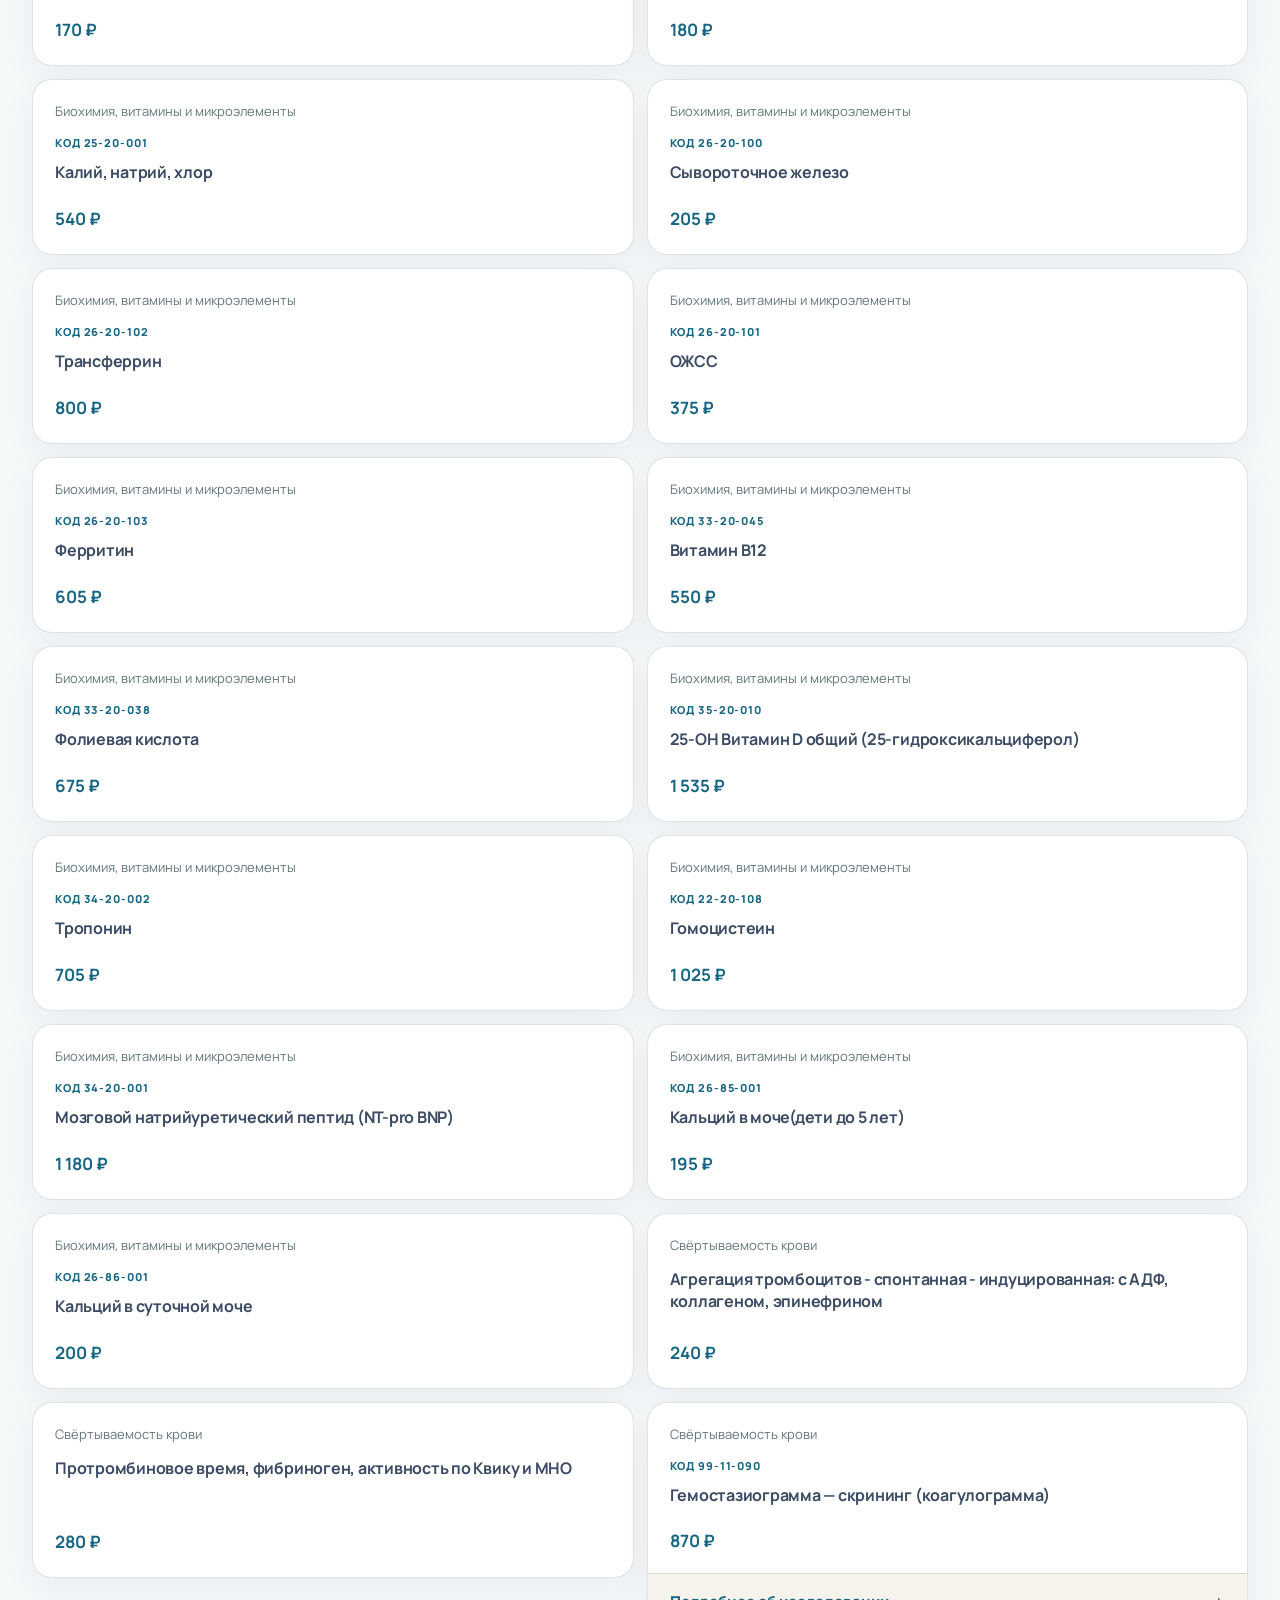
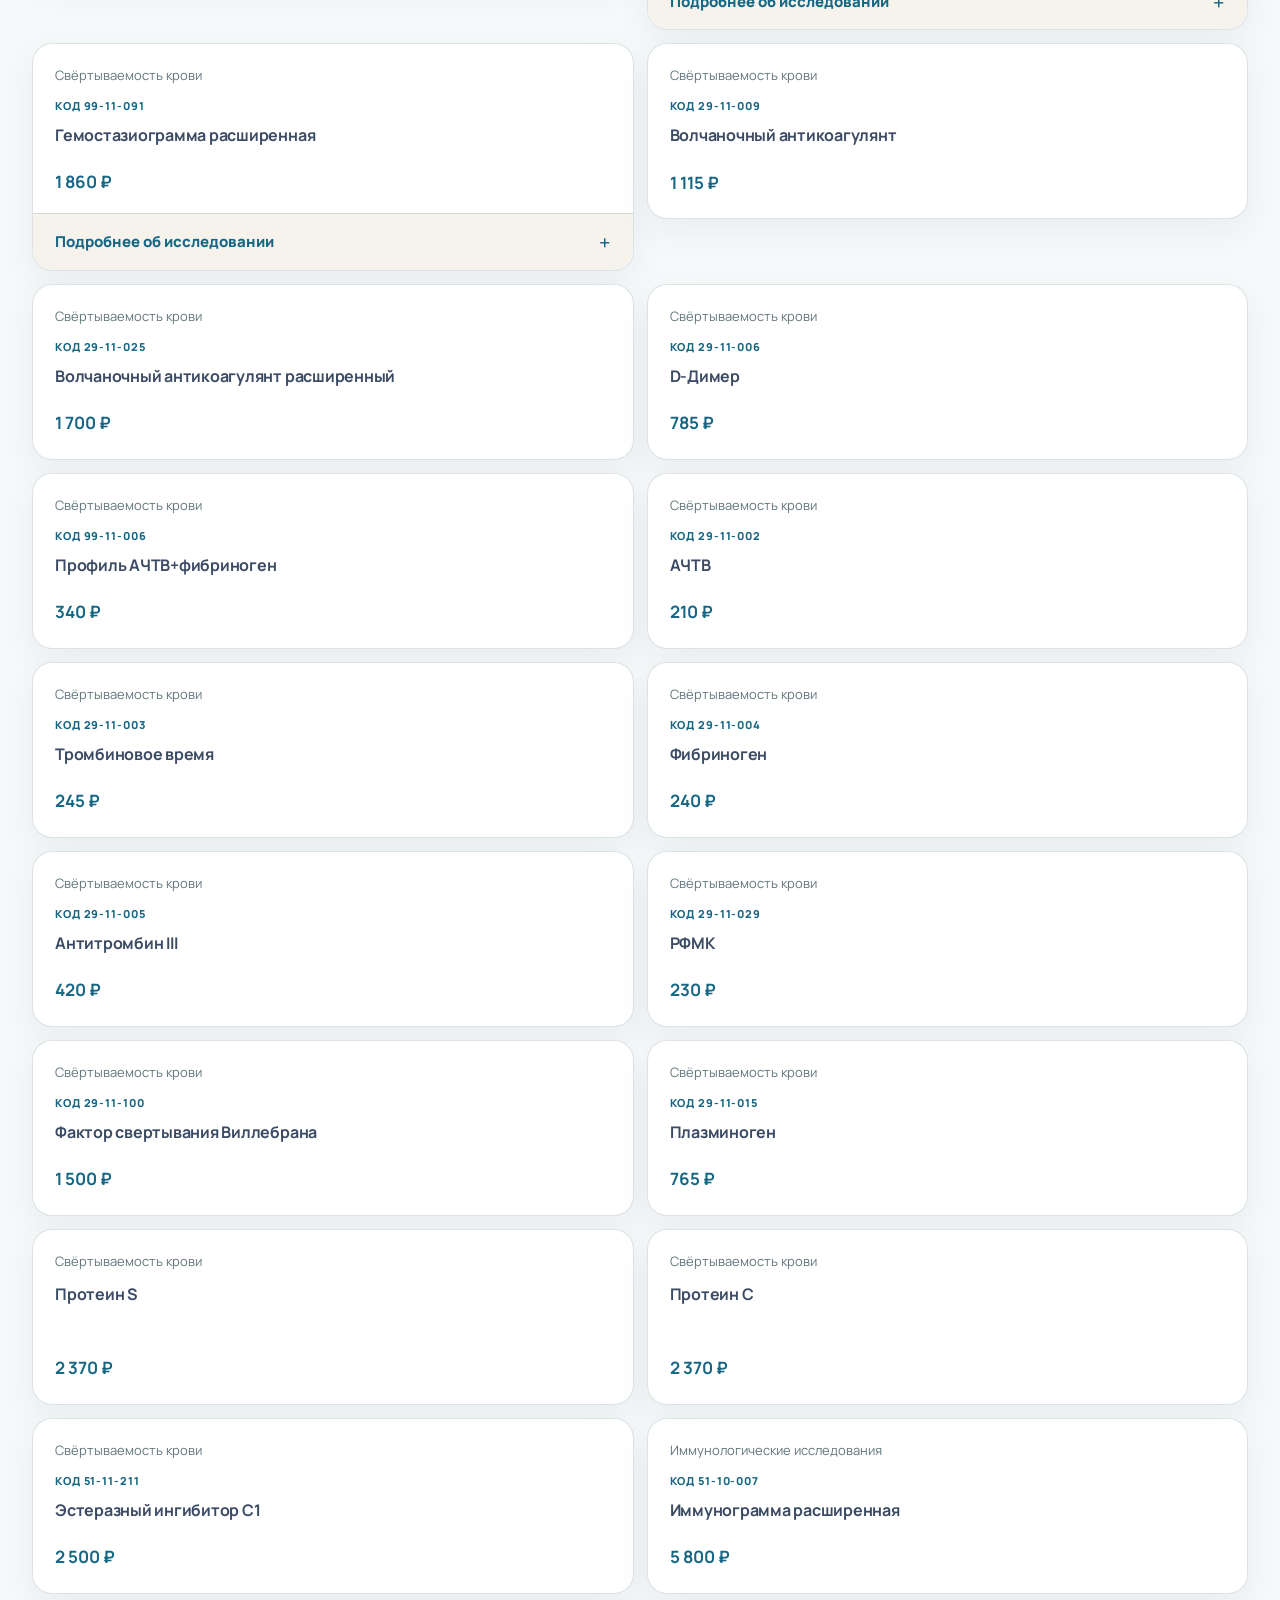
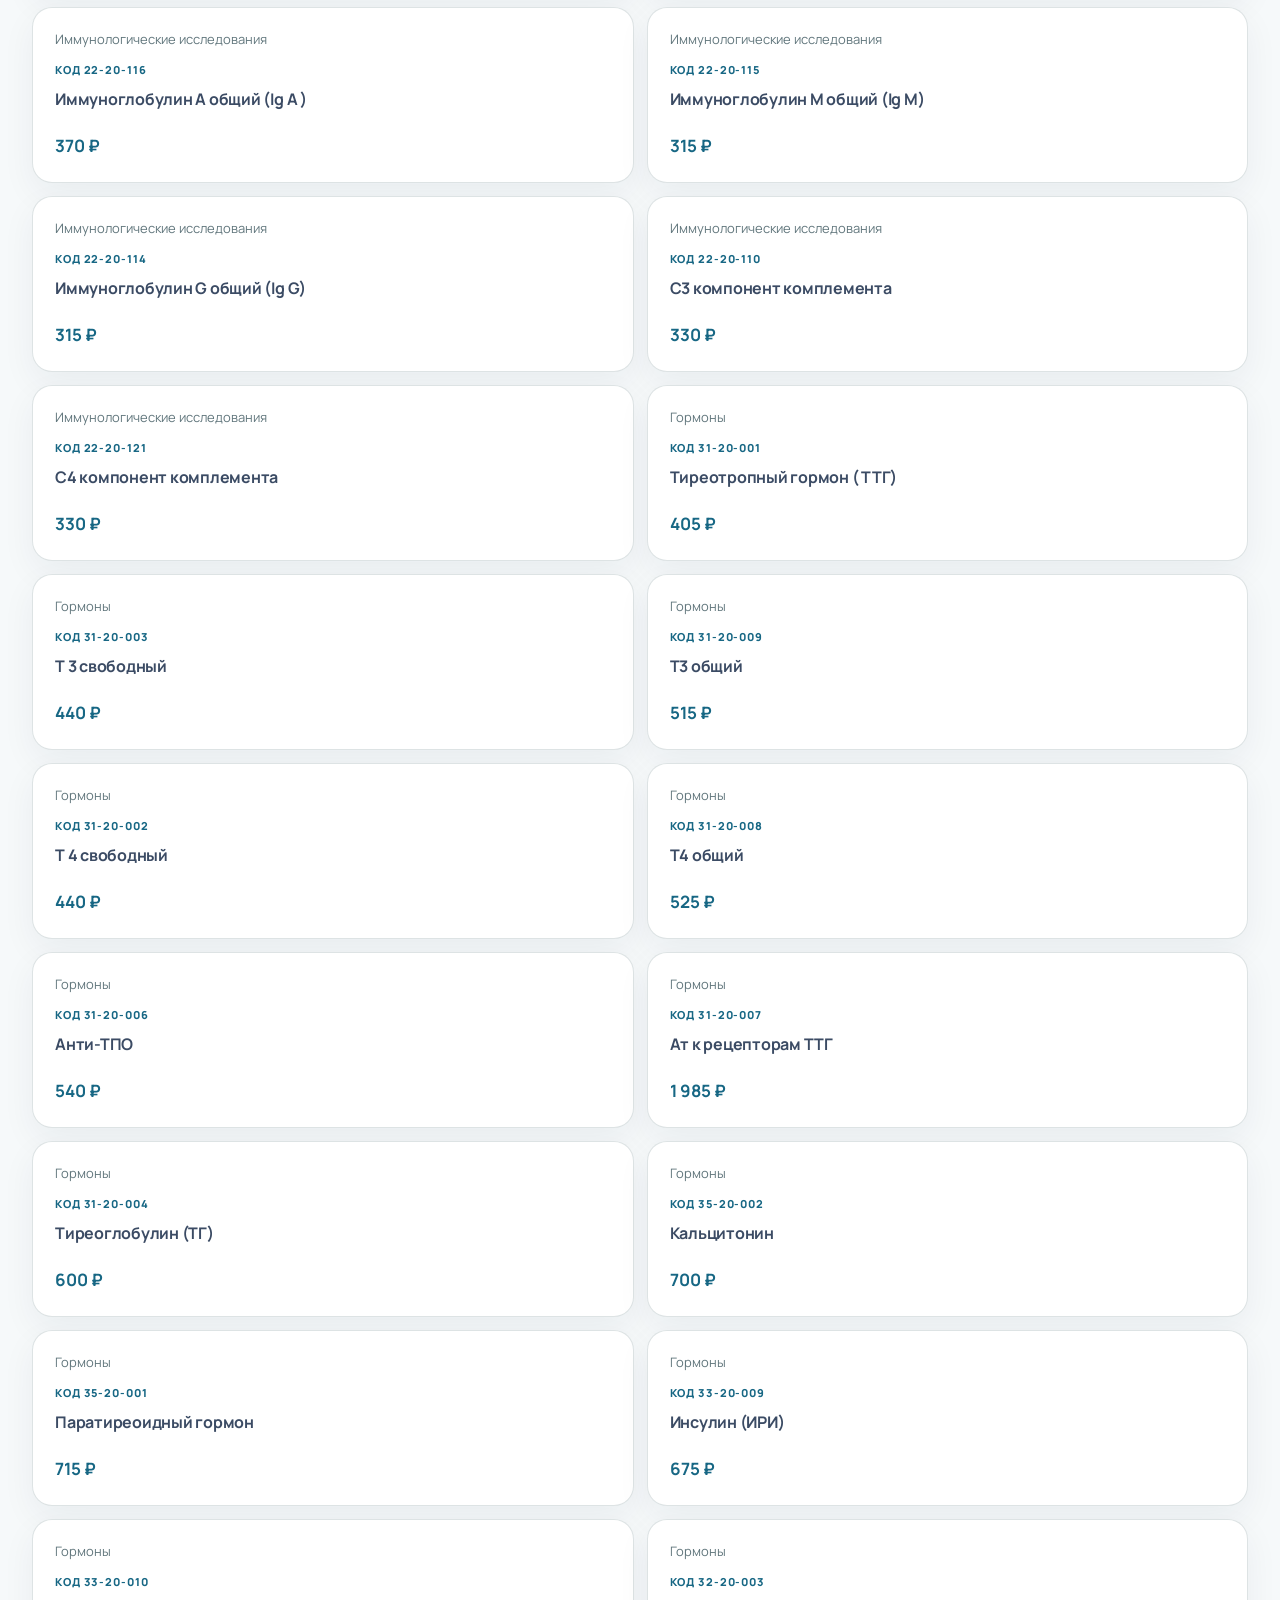
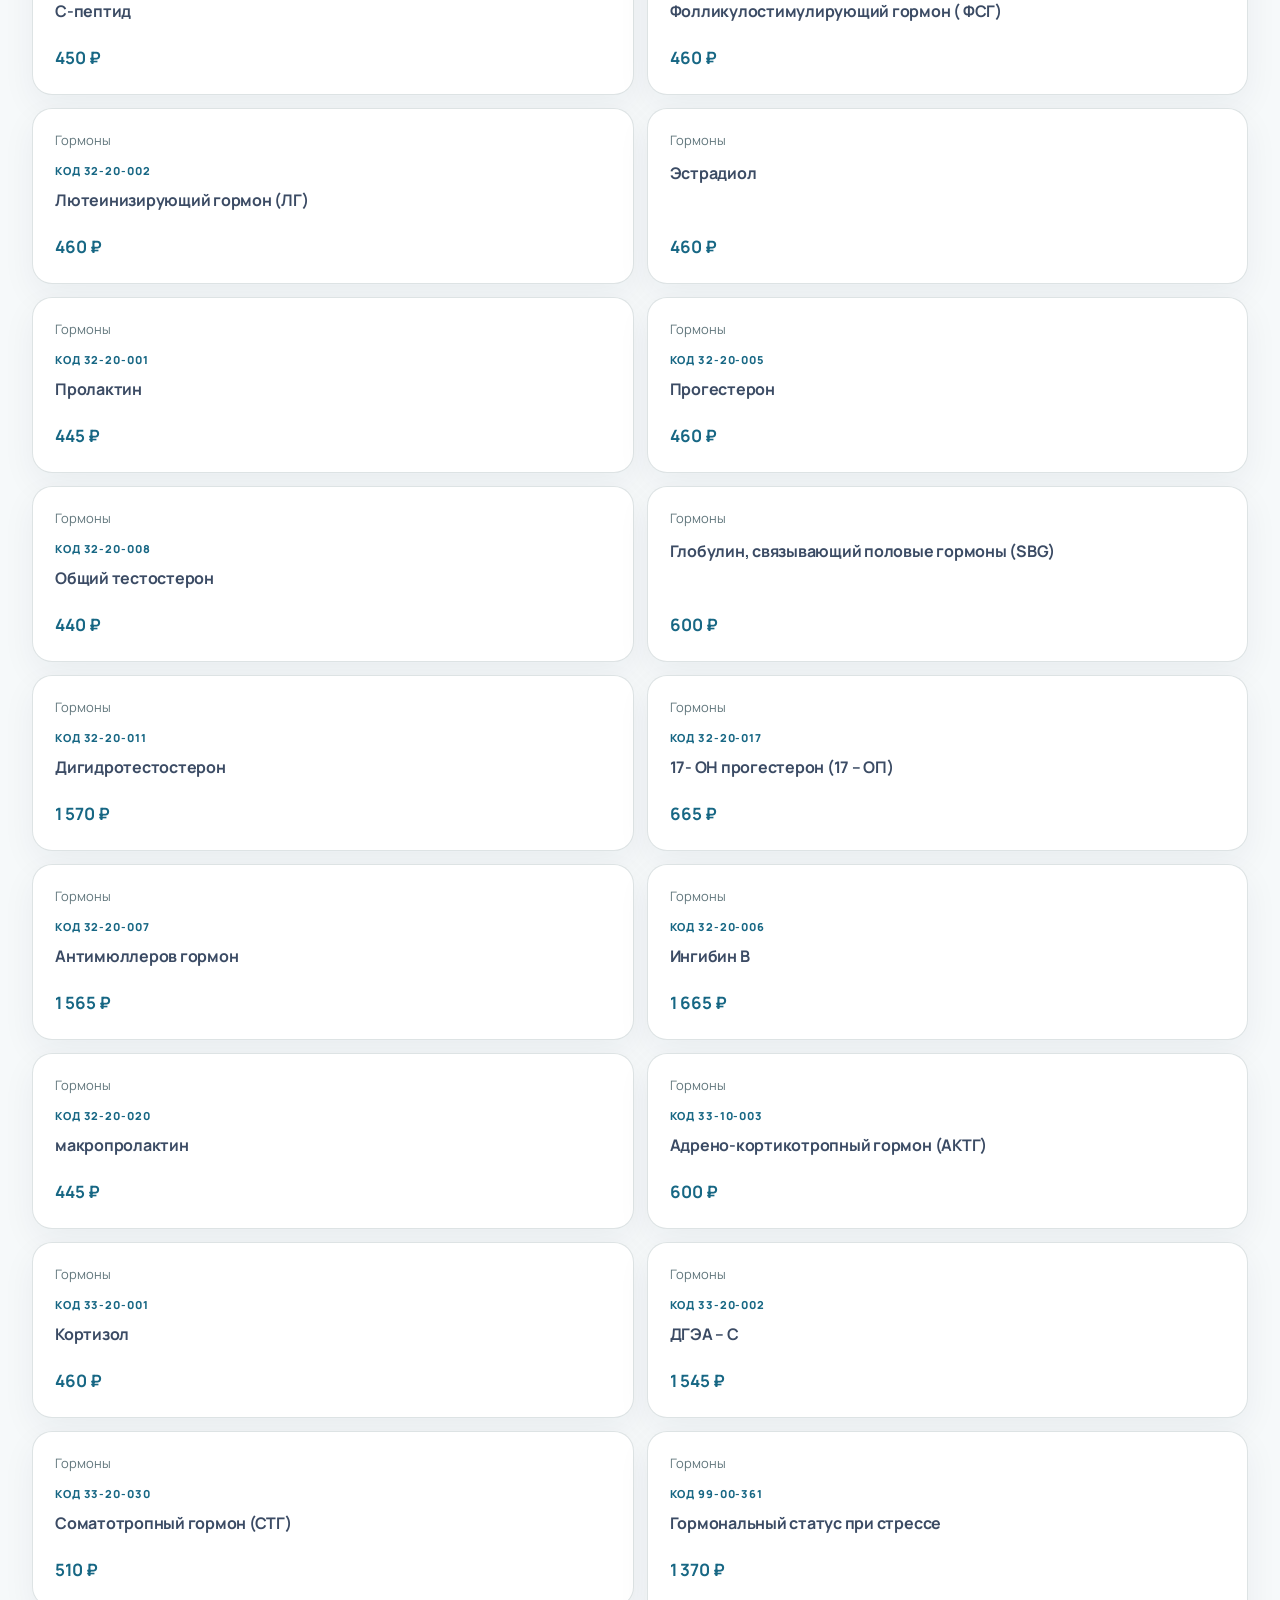
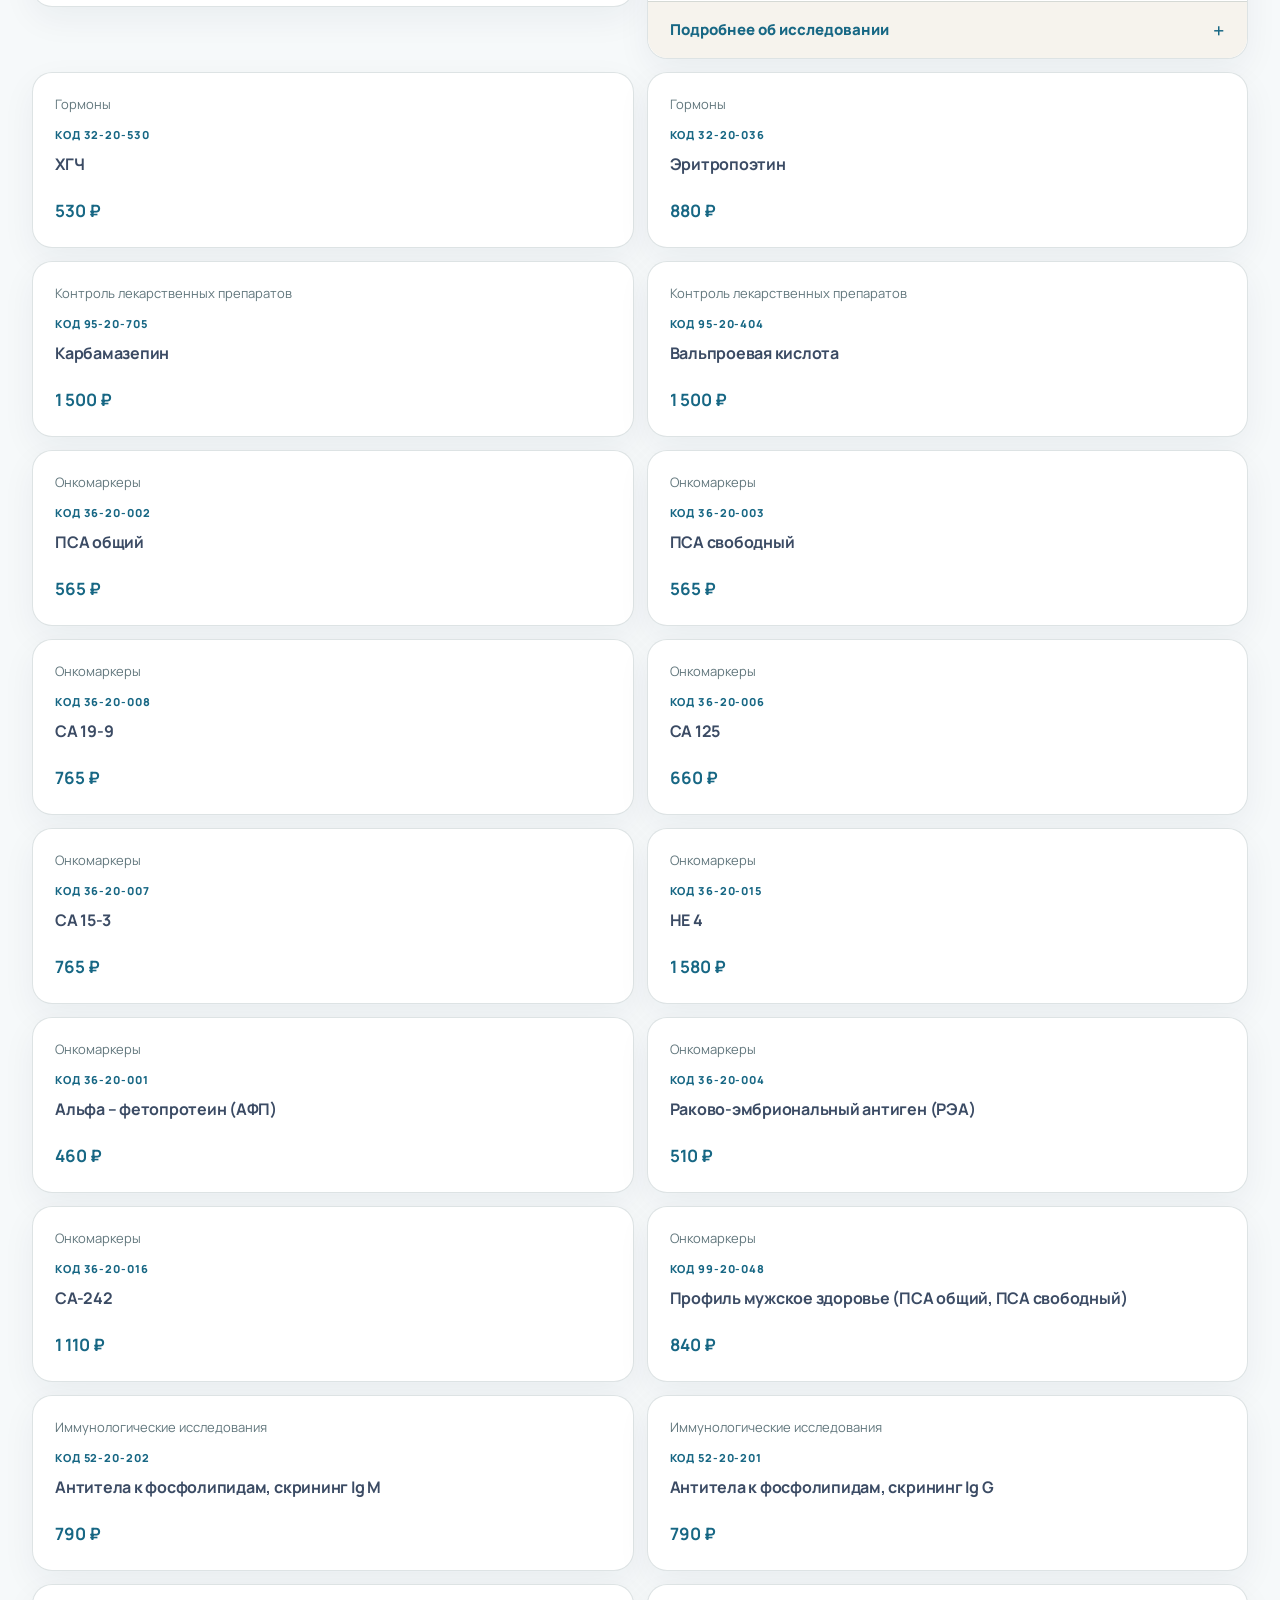
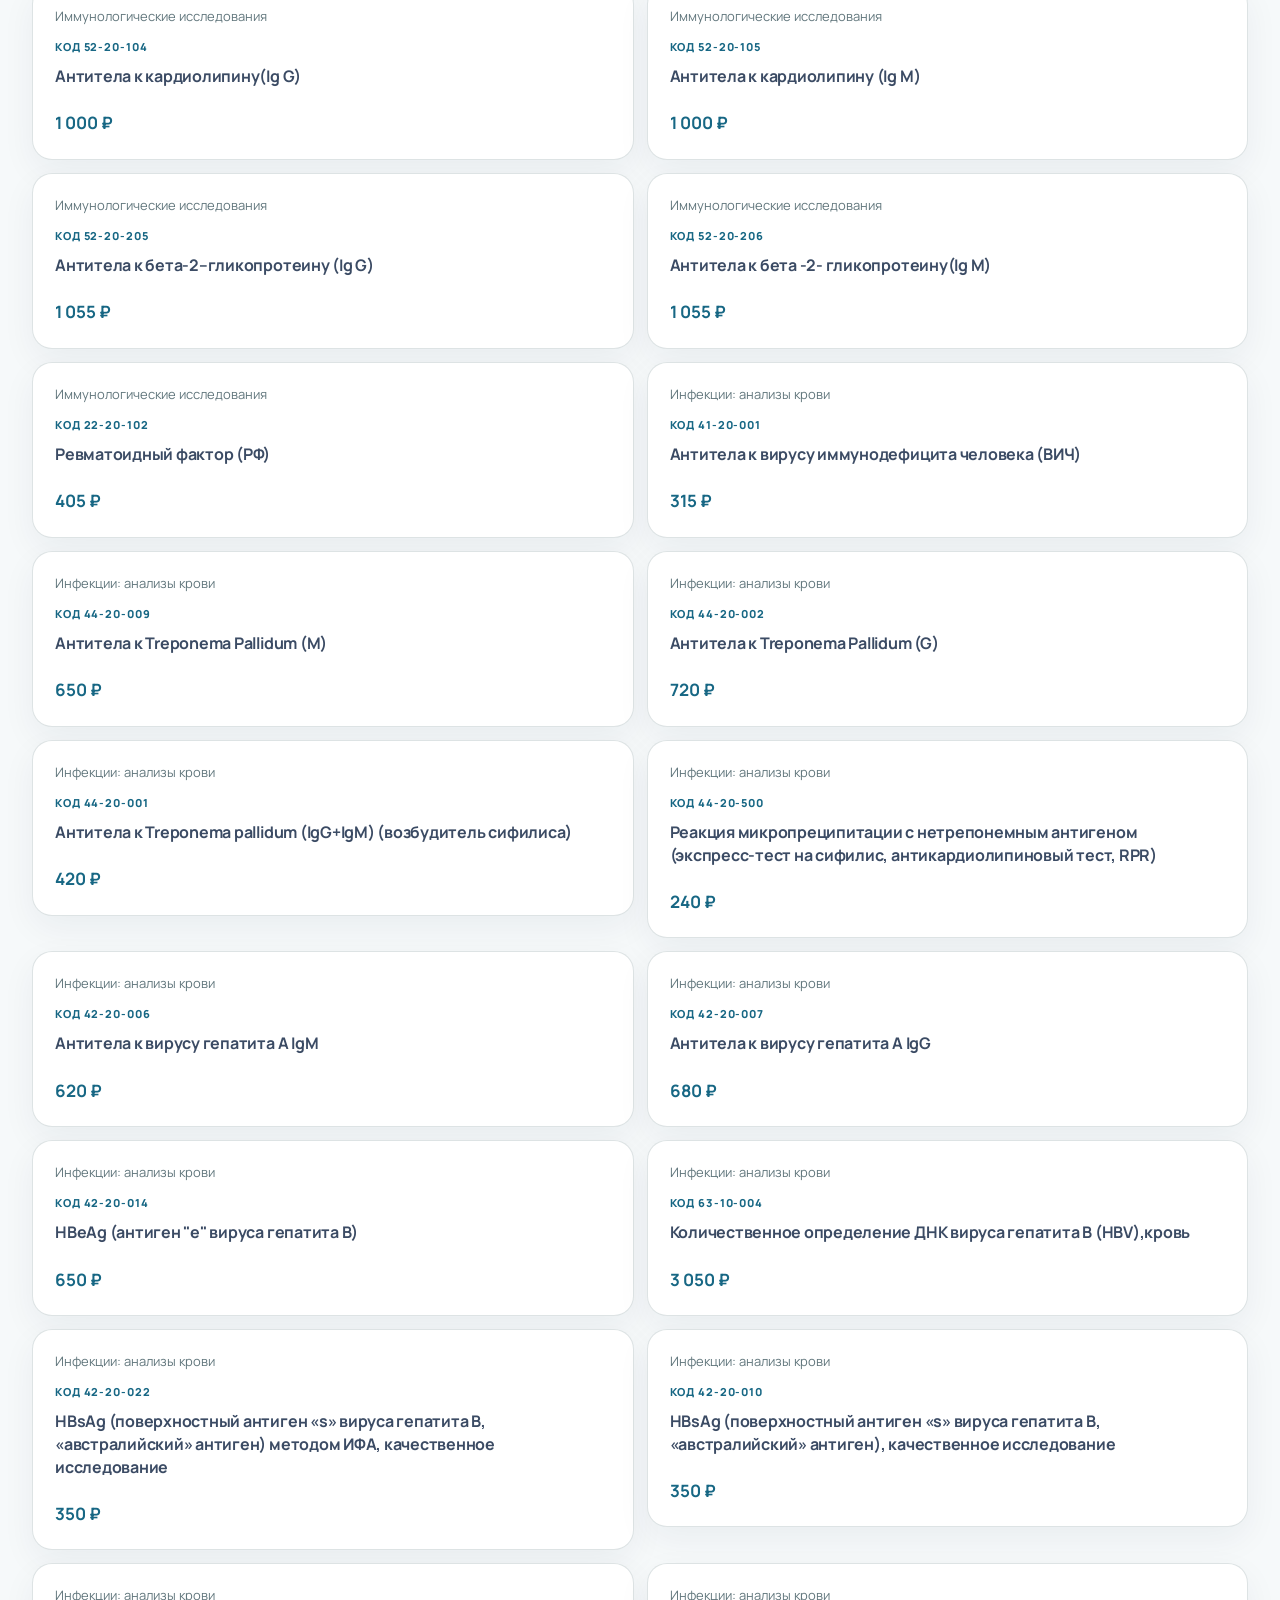
<file: services/category.html>
<!doctype html>
<html lang="ru">
<head>
  <meta charset="utf-8">
  <meta name="viewport" content="width=device-width, initial-scale=1">
  <meta name="robots" content="noindex, nofollow">
  <meta name="description" content="Услуги медицинского центра Мед-ЭКСПРЕСС: перечень, цены и информация для записи.">
  <title>Услуги — Мед-ЭКСПРЕСС</title>
  <link rel="preconnect" href="https://fonts.googleapis.com">
  <link rel="preconnect" href="https://fonts.gstatic.com" crossorigin>
  <link href="https://fonts.googleapis.com/css2?family=Manrope:wght@400;500;600;700;800&display=swap" rel="stylesheet">
  <link rel="stylesheet" href="../home-design.css?v=20260912-footer-warning-centered">
  <link rel="stylesheet" href="../services-design.css?v=20260902-category-hub">
<link rel="stylesheet" href="category-design.css?v=20260911-analyses-contact-bottom-right">
<link rel="stylesheet" href="../light-site.css?v=20260912-equipment-video-balance">
</head>
<body class="services-page category-page">
  <header class="site-header" id="top">
    <div class="header-note"><div class="shell"><span>с. Аргаяш, ул. Ленина, 50</span><span>Ежедневно 8:00–16:00 · вс 9:00–13:00</span></div></div>
    <div class="shell header-main">
      <a class="brand" href="../index.html" aria-label="Мед-ЭКСПРЕСС, главная"><img src="../assets/medexpress-mark-blue.png" alt=""><span><strong>Мед-ЭКСПРЕСС</strong><small>медицинский центр</small></span></a>
      <button class="menu-button" type="button" aria-expanded="false">Меню</button>
      <nav class="navigation" aria-label="Основная навигация"><a href="../about.html">О клинике</a><a href="../doctors.html">Врачи</a><a href="../services.html" aria-current="page">Услуги</a><a href="../prices.html">Цены</a><a href="../contacts.html">Контакты</a></nav>
      <div class="header-actions"><a class="phone" href="tel:+79617958759">+7 (961) 795-87-59</a><a class="btn btn--small" href="https://m.vk.ru/app53642491_-203789798?ref=group_menu" target="_blank" rel="noopener">Записаться</a></div>
    </div>
  </header>
  <main id="main">
    <section class="category-hero">
      <div class="shell">
        <nav class="catalog-breadcrumbs" aria-label="Хлебные крошки"><a href="../index.html">Главная</a><span aria-hidden="true">/</span><a href="../services.html">Услуги</a><span aria-hidden="true">/</span><span aria-current="page" data-category-title>Направление</span></nav>
        <div class="category-hero__grid">
          <div><span class="eyebrow">Направление медицинского центра</span><h1 data-category-title>Направление</h1></div>
          <div class="category-hero__copy"><p data-category-description>Перечень услуг, стоимость и информация для записи.</p><a class="category-back" href="../services.html#service-categories"><span aria-hidden="true">←</span> Все направления</a></div>
        </div>
      </div>
    </section>

    <section class="category-list-section" aria-labelledby="category-list-title">
      <div class="shell">
        <div class="category-list-heading"><div><span class="eyebrow">Перечень услуг</span><h2 id="category-list-title">Стоимость и время</h2></div><div><strong data-category-count></strong><p>Для записи воспользуйтесь закреплённой кнопкой справа или позвоните администратору.</p></div></div>
        <div class="lab-tools" data-lab-tools hidden>
          <p class="lab-tools__note">Прайс СИТИЛАБ от 1 сентября 2026 года. Условия оплаты забора материала указаны у исследований, где они приведены в прайсе. Остальные условия и сроки готовности уточняйте у администратора.</p>
          <div class="lab-tools__fields">
            <label for="lab-search">Найти анализ<input id="lab-search" type="search" placeholder="Название или код анализа" autocomplete="off" aria-controls="category-items"></label>
            <label for="lab-group">Раздел<select id="lab-group" aria-controls="category-items"><option value="">Все анализы и профили</option></select></label>
            <button type="button" class="lab-reset" data-lab-reset>Сбросить</button>
          </div>
          <p class="lab-tools__results" data-lab-results role="status" aria-live="polite"></p>
        </div>
        <div id="category-items" class="service-directory__list category-list" data-category-items></div>
        <p data-lab-empty hidden>Ничего не найдено. Попробуйте другое название или сбросьте фильтры.</p>
        <noscript><p class="service-directory__noscript">Для просмотра перечня включите JavaScript или откройте <a href="../prices.html">прейскурант</a>.</p></noscript>
      </div>
    </section>

    <section class="category-more" aria-labelledby="category-more-title">
      <div class="shell"><div class="category-more__heading"><span class="eyebrow">Другие направления</span><h2 id="category-more-title">Возможно, вы искали</h2></div><nav class="category-more__links" aria-label="Другие направления" data-category-links></nav></div>
    </section>
  </main>
  <aside class="analyses-contact-card" data-analyses-contact hidden aria-label="Запись на медицинские анализы">
    <span>Задать вопрос по анализам:</span>
    <a href="tel:+79000930686">+7 (900) 093-06-86</a>
  </aside>
  <footer class="site-footer"><div class="shell footer-grid"><div><a class="brand brand--footer" href="../index.html"><img src="../assets/medexpress-mark-blue.png" alt=""><span><strong>Мед-ЭКСПРЕСС</strong><small>медицинский центр</small></span></a><p>Профессиональная медицинская помощь для жителей Аргаяшского района.</p></div><nav><strong>Разделы</strong><a href="../services.html">Услуги</a><a href="../doctors.html">Врачи</a><a href="../about.html">О клинике</a><a href="../prices.html">Цены</a><a href="../contacts.html">Контакты</a></nav><nav><strong>Пациентам</strong><a href="../documents.html">Документы</a><a href="../prices.html">Прейскурант</a><a href="../documents/document.html?name=Лицензия">Лицензия</a></nav><div><strong>Связаться</strong><a href="tel:+79617958759">+7 (961) 795-87-59</a><span>с. Аргаяш, ул. Ленина, 50</span><span>Позвонить можно ежедневно с 8:00 до 21:00</span></div></div><div class="shell footer-bottom"><span>© Мед-ЭКСПРЕСС</span><a href="../documents/document.html?name=Политика%20конфиденциальности">Политика конфиденциальности</a><span>Информация на сайте не является публичной офертой</span></div></footer>
  <a class="floating-record" href="https://m.vk.ru/app53642491_-203789798?ref=group_menu" target="_blank" rel="noopener"><span>Записаться</span><b aria-hidden="true">→</b></a>
  <script src="../ultrasound-guides-data.js?v=20260909-preparation"></script>
  <script src="../services-catalog-data.js?v=20260911-massage-courses"></script>
  <script src="../citilab-catalog-data.js?v=20260904-citilab"></script>
  <script src="category.js?v=20260911-massage-full-page"></script>
  <script src="../script.js?v=20260912-footer-warning-centered"></script>
</body>
</html>
</file>
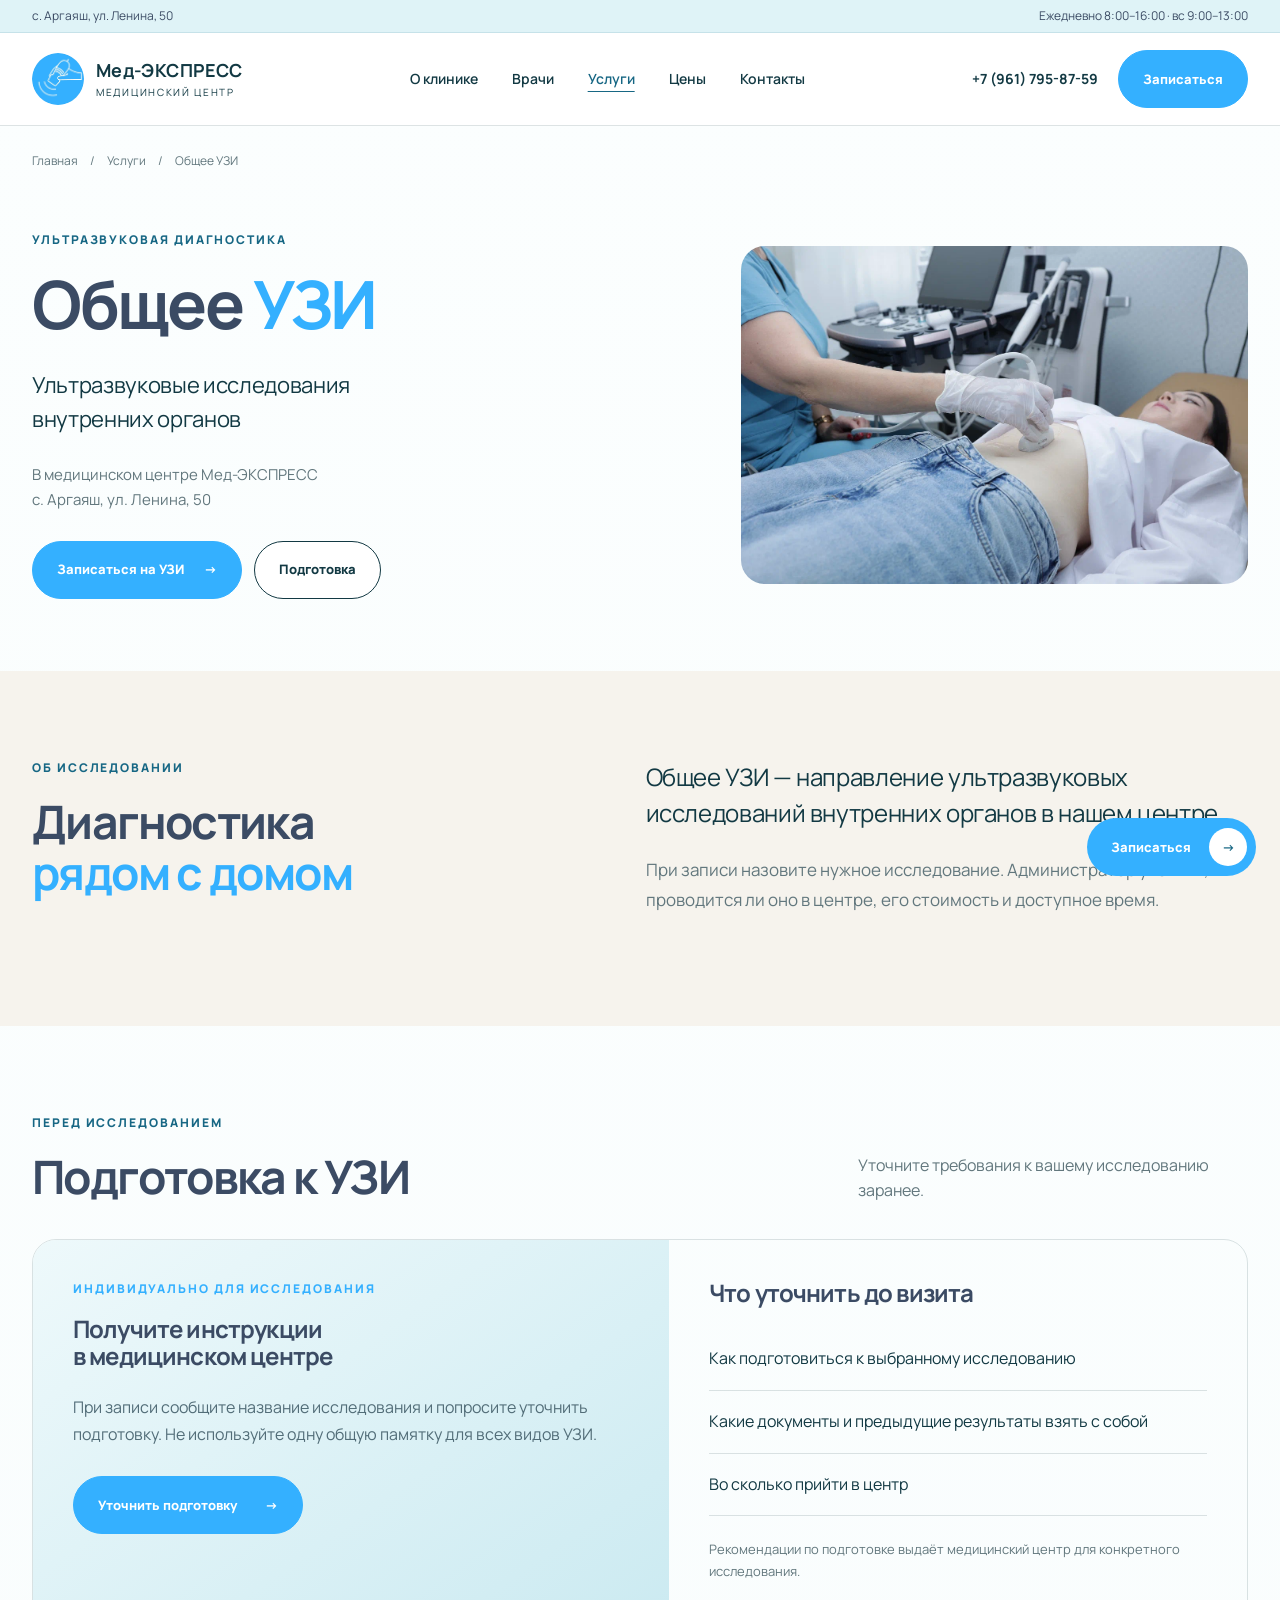
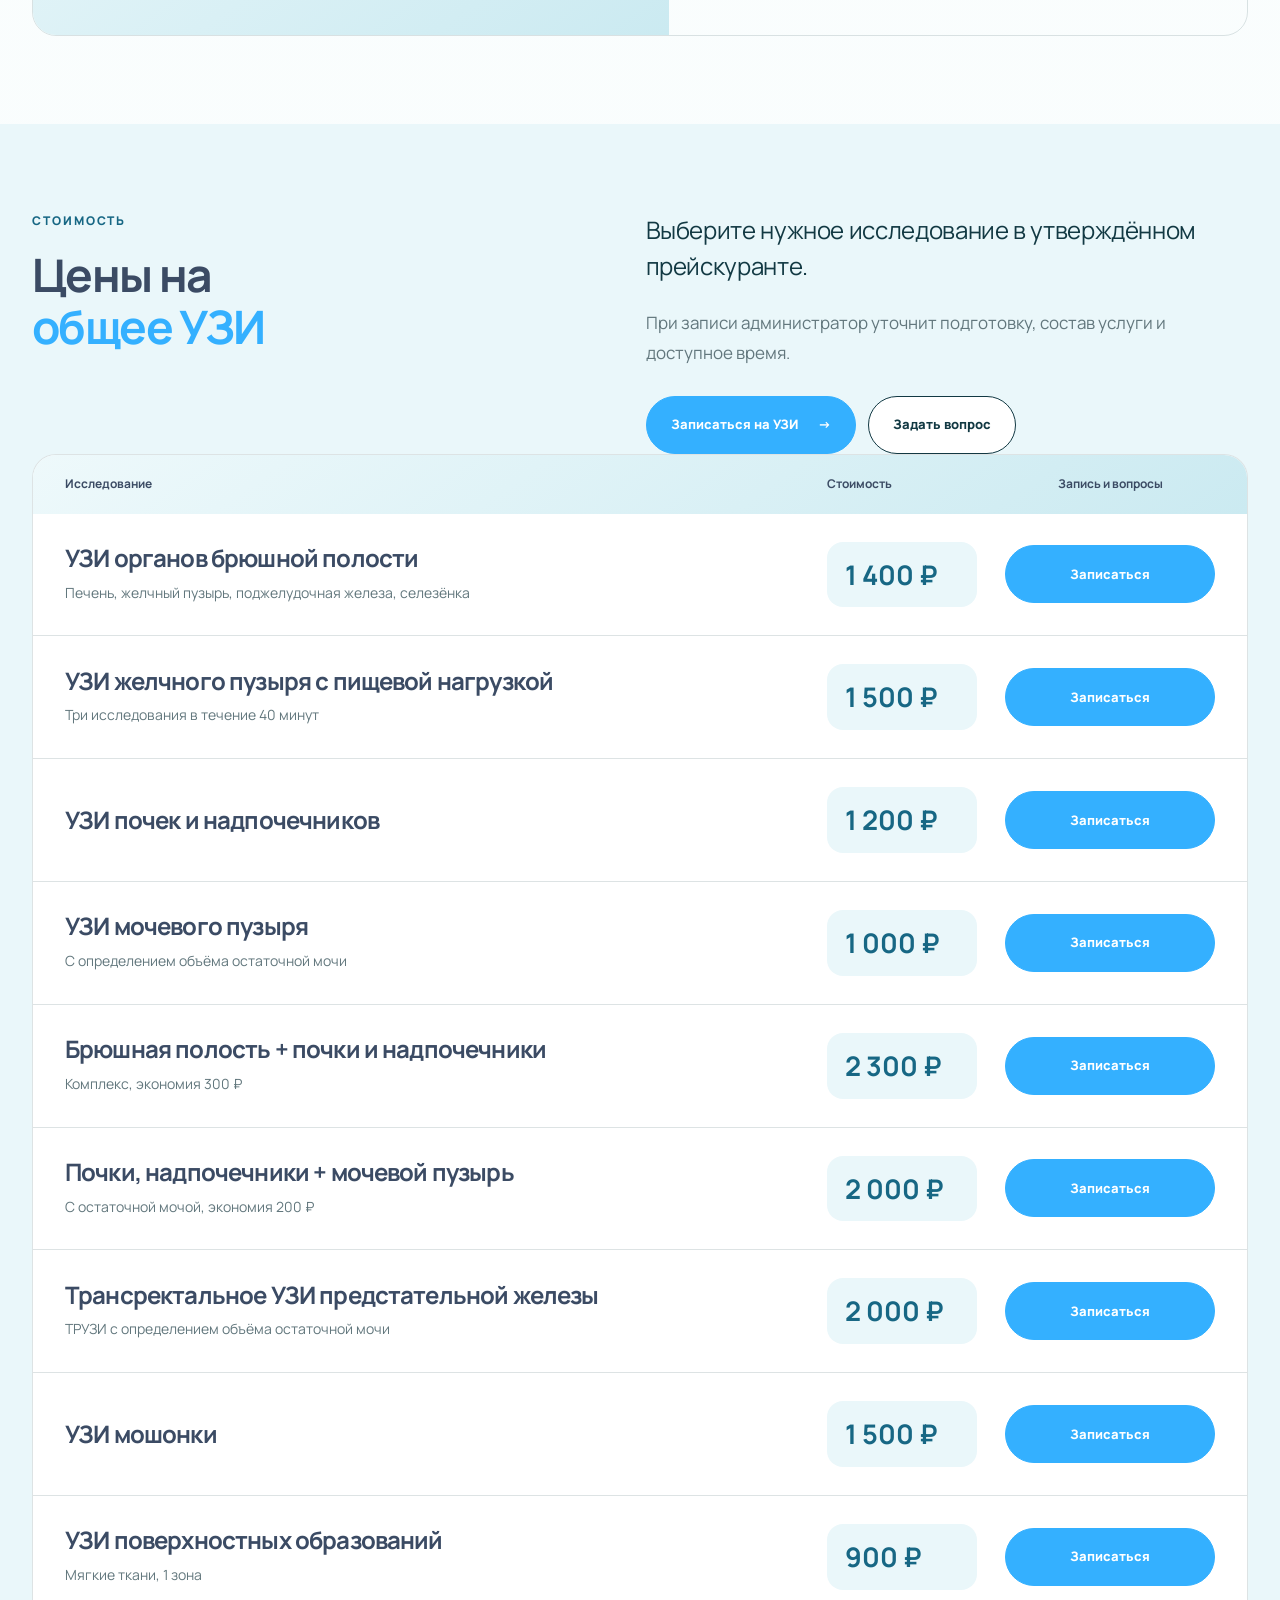
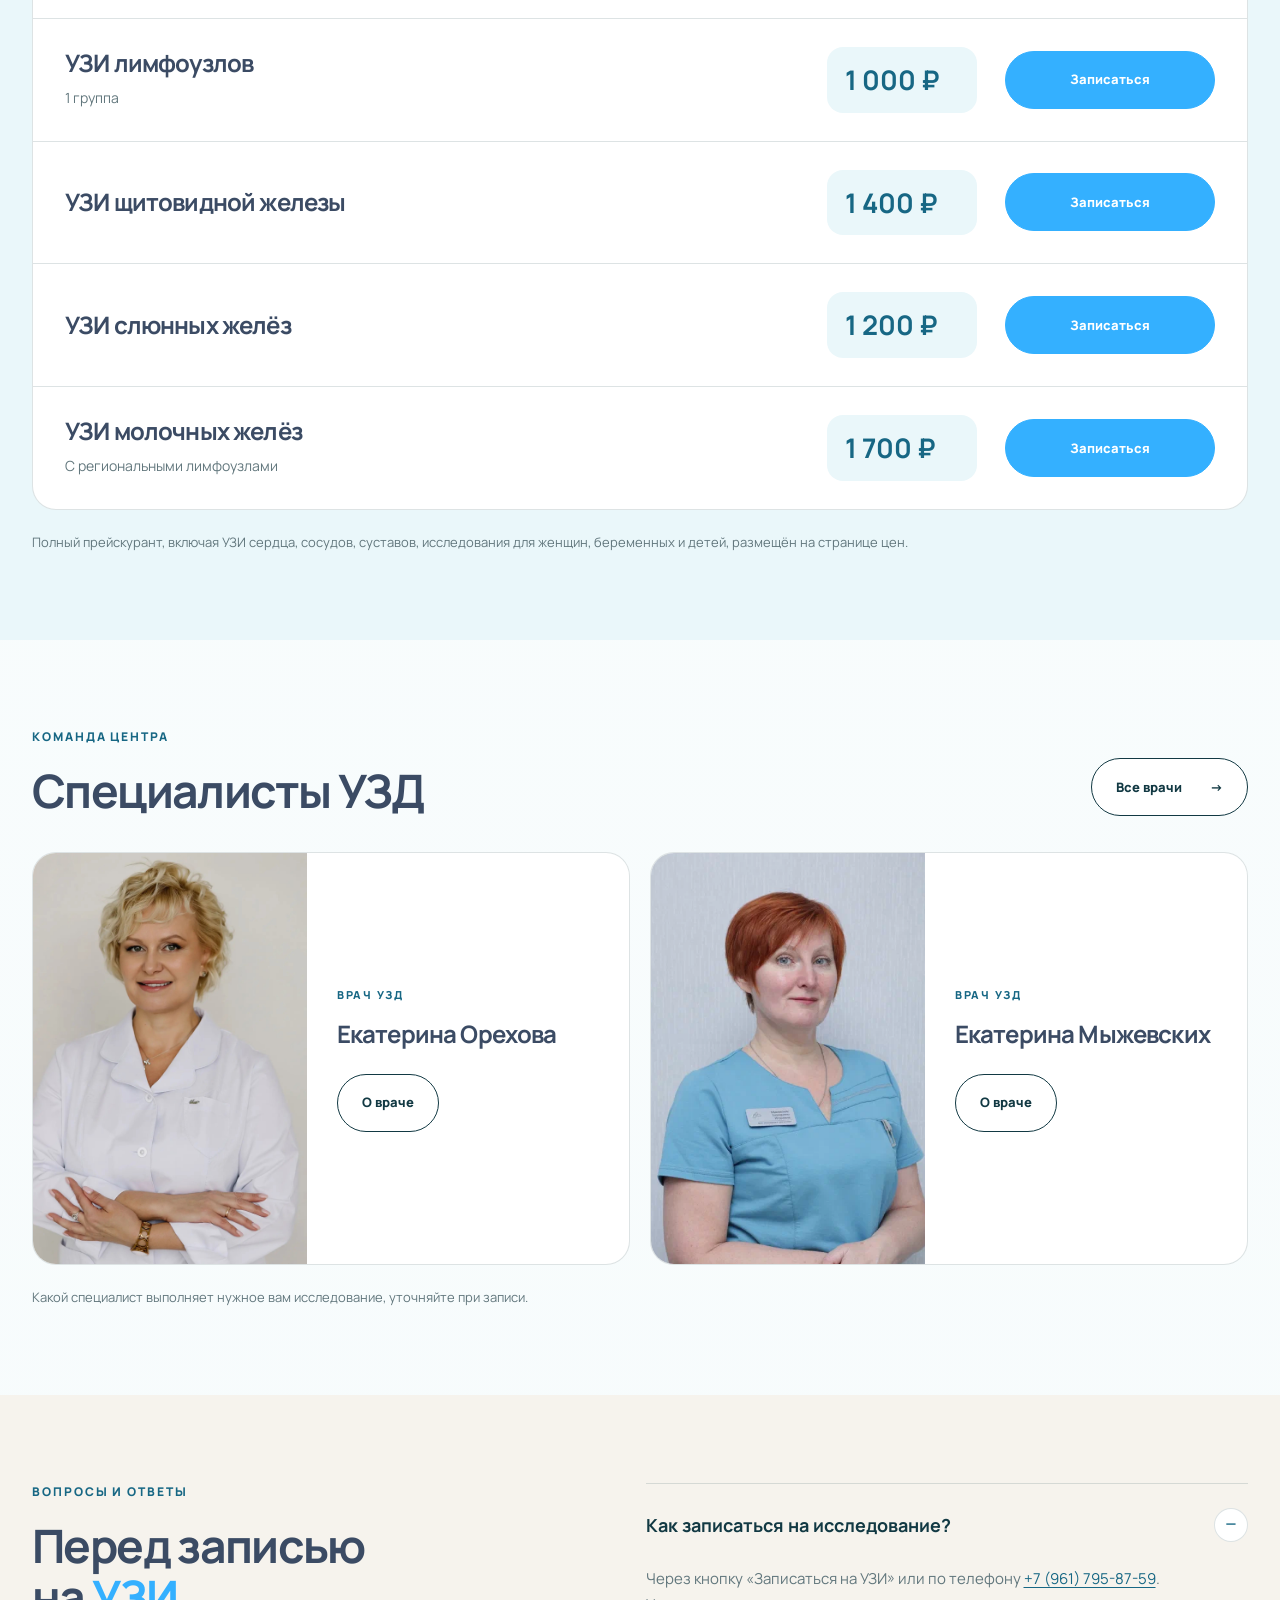
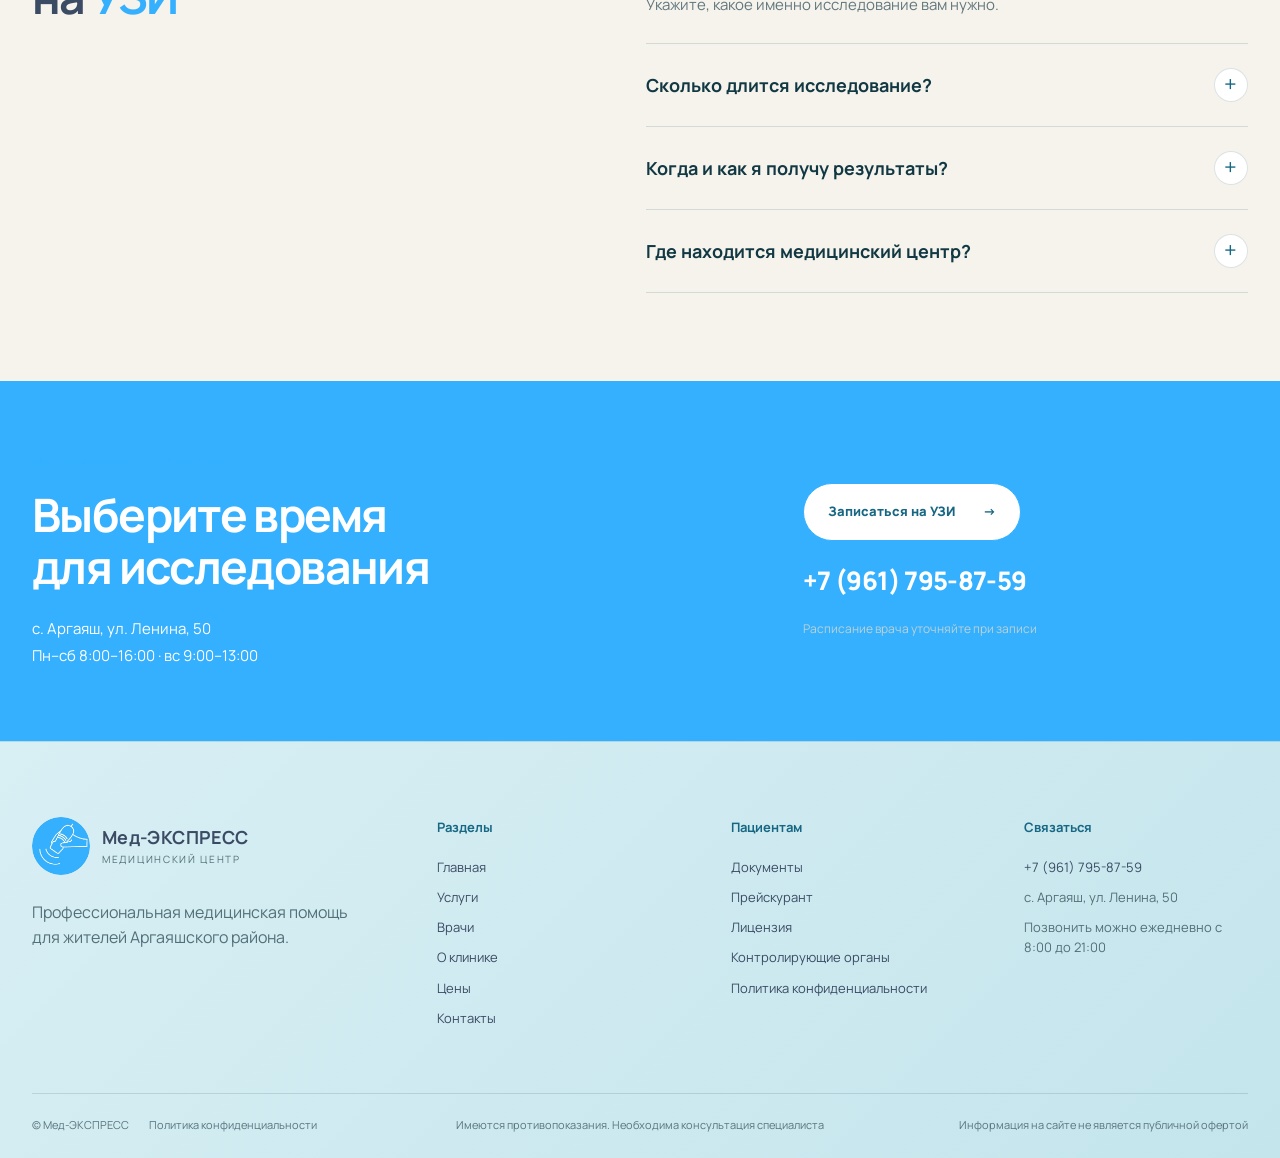
<file: services/general-ultrasound.html>
<!doctype html>
<html lang="ru">
<head>
<meta charset="utf-8">
<meta name="viewport" content="width=device-width, initial-scale=1">
<meta name="robots" content="noindex, nofollow">
<title>Общее УЗИ — Мед-ЭКСПРЕСС</title>
<meta name="description" content="Общее УЗИ в медицинском центре Мед-ЭКСПРЕСС, Аргаяш. Информация и запись онлайн или по телефону.">
<link rel="preconnect" href="https://fonts.googleapis.com">
<link rel="preconnect" href="https://fonts.gstatic.com" crossorigin>
<link href="https://fonts.googleapis.com/css2?family=Manrope:wght@400;500;600;700;800&display=swap" rel="stylesheet">
  <link rel="stylesheet" href="../home-design.css?v=20260912-footer-warning-centered">
<link rel="stylesheet" href="../detail-design.css?v=20260831-layout-v2">
<link rel="stylesheet" href="../light-site.css?v=20260912-equipment-video-balance">
</head>
<body class="detail-page">
<header class="site-header" id="top">
    <div class="header-note"><div class="shell"><span>с. Аргаяш, ул. Ленина, 50</span><span>Ежедневно 8:00–16:00 · вс 9:00–13:00</span></div></div>
    <div class="shell header-main">
      <a class="brand" href="../index.html" aria-label="Мед-ЭКСПРЕСС, главная"><img src="../assets/medexpress-mark-blue.png" alt=""><span><strong>Мед-ЭКСПРЕСС</strong><small>медицинский центр</small></span></a>
      <button class="menu-button" type="button" aria-expanded="false">Меню</button>
      <nav class="navigation" aria-label="Основная навигация"><a href="../about.html">О клинике</a><a href="../doctors.html">Врачи</a><a href="../services.html" aria-current="location">Услуги</a><a href="../prices.html">Цены</a><a href="../contacts.html">Контакты</a></nav>
      <div class="header-actions"><a class="phone" href="tel:+79617958759">+7 (961) 795-87-59</a><a class="btn btn--small" href="https://m.vk.ru/app53642491_-203789798?ref=group_menu" target="_blank" rel="noopener">Записаться</a></div>
    </div>
  </header>
<main id="main">

<section class="shell detail-hero detail-hero--service">
<nav class="detail-breadcrumbs" aria-label="Хлебные крошки"><a href="../index.html">Главная</a><span aria-hidden="true">/</span><a href="../services.html">Услуги</a><span aria-hidden="true">/</span><span aria-current="page">Общее УЗИ</span></nav>
<div class="service-hero">
<div class="service-summary"><span class="eyebrow">Ультразвуковая диагностика</span><h1>Общее <em>УЗИ</em></h1><p class="detail-lead">Ультразвуковые исследования<br>внутренних органов</p><p class="detail-muted">В медицинском центре Мед-ЭКСПРЕСС<br>с. Аргаяш, ул. Ленина, 50</p><div class="detail-actions"><a class="btn" href="https://m.vk.ru/app53642491_-203789798?ref=group_menu" target="_blank" rel="noopener">Записаться на УЗИ <span aria-hidden="true">→</span></a><a class="btn btn--outline" href="#preparation">Подготовка</a></div></div>
<figure class="service-hero-photo service-hero-photo--landscape"><img src="../assets/general-ultrasound-exam.png" alt="Ультразвуковое исследование органов брюшной полости" width="1280" height="853" fetchpriority="high"></figure>
</div>
</section>
<section class="detail-section detail-cream" id="description">
<div class="shell detail-editorial"><div><span class="eyebrow">Об исследовании</span><h2>Диагностика<br><em>рядом с домом</em></h2></div><div class="detail-copy"><p class="detail-lead">Общее УЗИ — направление ультразвуковых исследований внутренних органов в нашем центре.</p><p>При записи назовите нужное исследование. Администратор уточнит, проводится ли оно в центре, его стоимость и доступное время.</p></div></div>
</section>

<section class="shell detail-section" id="preparation">
<div class="detail-section-heading"><div><span class="eyebrow">Перед исследованием</span><h2>Подготовка к УЗИ</h2></div><p>Уточните требования к вашему исследованию заранее.</p></div>
<div class="detail-preparation"><div class="detail-preparation__main"><span class="eyebrow">Индивидуально для исследования</span><h3>Получите инструкции<br>в медицинском центре</h3><p>При записи сообщите название исследования и попросите уточнить подготовку. Не используйте одну общую памятку для всех видов УЗИ.</p><a class="btn" href="tel:+79617958759">Уточнить подготовку <span aria-hidden="true">→</span></a></div><div class="detail-preparation__side"><h3>Что уточнить до визита</h3><ul><li>Как подготовиться к выбранному исследованию</li><li>Какие документы и предыдущие результаты взять с собой</li><li>Во сколько прийти в центр</li></ul><p>Рекомендации по подготовке выдаёт медицинский центр для конкретного исследования.</p></div></div>
</section>
<section class="detail-section detail-pale" id="cost">
<div class="shell detail-editorial"><div><span class="eyebrow">Стоимость</span><h2>Цены на<br><em>общее УЗИ</em></h2></div><div class="detail-copy"><p class="detail-lead">Выберите нужное исследование в утверждённом прейскуранте.</p><p>При записи администратор уточнит подготовку, состав услуги и доступное время.</p><div class="detail-actions"><a class="btn" href="https://m.vk.ru/app53642491_-203789798?ref=group_menu" target="_blank" rel="noopener">Записаться на УЗИ <span aria-hidden="true">→</span></a><a class="btn btn--outline" href="tel:+79617958759">Задать вопрос</a></div></div></div>
<div class="shell"><div class="detail-price-list"><div class="detail-price-heading" aria-hidden="true"><span>Исследование</span><span>Стоимость</span><span>Запись и вопросы</span></div>
<div class="detail-price-item"><div><h3>УЗИ органов брюшной полости</h3><p>Печень, желчный пузырь, поджелудочная железа, селезёнка</p></div><div><strong>1 400 ₽</strong></div><a class="btn" href="https://m.vk.ru/app53642491_-203789798?ref=group_menu">Записаться</a></div>
<div class="detail-price-item"><div><h3>УЗИ желчного пузыря с пищевой нагрузкой</h3><p>Три исследования в течение 40 минут</p></div><div><strong>1 500 ₽</strong></div><a class="btn" href="https://m.vk.ru/app53642491_-203789798?ref=group_menu">Записаться</a></div>
<div class="detail-price-item"><div><h3>УЗИ почек и надпочечников</h3></div><div><strong>1 200 ₽</strong></div><a class="btn" href="https://m.vk.ru/app53642491_-203789798?ref=group_menu">Записаться</a></div>
<div class="detail-price-item"><div><h3>УЗИ мочевого пузыря</h3><p>С определением объёма остаточной мочи</p></div><div><strong>1 000 ₽</strong></div><a class="btn" href="https://m.vk.ru/app53642491_-203789798?ref=group_menu">Записаться</a></div>
<div class="detail-price-item"><div><h3>Брюшная полость + почки и надпочечники</h3><p>Комплекс, экономия 300 ₽</p></div><div><strong>2 300 ₽</strong></div><a class="btn" href="https://m.vk.ru/app53642491_-203789798?ref=group_menu">Записаться</a></div>
<div class="detail-price-item"><div><h3>Почки, надпочечники + мочевой пузырь</h3><p>С остаточной мочой, экономия 200 ₽</p></div><div><strong>2 000 ₽</strong></div><a class="btn" href="https://m.vk.ru/app53642491_-203789798?ref=group_menu">Записаться</a></div>
<div class="detail-price-item"><div><h3>Трансректальное УЗИ предстательной железы</h3><p>ТРУЗИ с определением объёма остаточной мочи</p></div><div><strong>2 000 ₽</strong></div><a class="btn" href="https://m.vk.ru/app53642491_-203789798?ref=group_menu">Записаться</a></div>
<div class="detail-price-item"><div><h3>УЗИ мошонки</h3></div><div><strong>1 500 ₽</strong></div><a class="btn" href="https://m.vk.ru/app53642491_-203789798?ref=group_menu">Записаться</a></div>
<div class="detail-price-item"><div><h3>УЗИ поверхностных образований</h3><p>Мягкие ткани, 1 зона</p></div><div><strong>900 ₽</strong></div><a class="btn" href="https://m.vk.ru/app53642491_-203789798?ref=group_menu">Записаться</a></div>
<div class="detail-price-item"><div><h3>УЗИ лимфоузлов</h3><p>1 группа</p></div><div><strong>1 000 ₽</strong></div><a class="btn" href="https://m.vk.ru/app53642491_-203789798?ref=group_menu">Записаться</a></div>
<div class="detail-price-item"><div><h3>УЗИ щитовидной железы</h3></div><div><strong>1 400 ₽</strong></div><a class="btn" href="https://m.vk.ru/app53642491_-203789798?ref=group_menu">Записаться</a></div>
<div class="detail-price-item"><div><h3>УЗИ слюнных желёз</h3></div><div><strong>1 200 ₽</strong></div><a class="btn" href="https://m.vk.ru/app53642491_-203789798?ref=group_menu">Записаться</a></div>
<div class="detail-price-item"><div><h3>УЗИ молочных желёз</h3><p>С региональными лимфоузлами</p></div><div><strong>1 700 ₽</strong></div><a class="btn" href="https://m.vk.ru/app53642491_-203789798?ref=group_menu">Записаться</a></div>
</div><p class="detail-small">Полный прейскурант, включая УЗИ сердца, сосудов, суставов, исследования для женщин, беременных и детей, размещён на <a href="../prices.html#full-price">странице цен</a>.</p></div>
</section>
<section class="shell detail-section" id="specialists">
<div class="detail-section-heading"><div><span class="eyebrow">Команда центра</span><h2>Специалисты УЗД</h2></div><a class="btn btn--outline" href="../doctors.html">Все врачи <span aria-hidden="true">→</span></a></div>
<div class="detail-specialists">
<article class="detail-specialist"><img src="../assets/doctor-orekhova.jpg" alt="Екатерина Орехова" loading="lazy"><div><span class="eyebrow">Врач УЗД</span><h3>Екатерина Орехова</h3><a class="btn btn--outline" href="../doctors/ekaterina-orekhova.html" aria-label="О враче: Екатерина Орехова">О враче</a></div></article>
<article class="detail-specialist"><img src="../assets/doctor-myzhevskikh.png" alt="Екатерина Мыжевских" loading="lazy"><div><span class="eyebrow">Врач УЗД</span><h3>Екатерина Мыжевских</h3><a class="btn btn--outline" href="../doctors/profile.html?name=Екатерина%20Мыжевских" aria-label="О враче: Екатерина Мыжевских">О враче</a></div></article>
</div><p class="detail-small">Какой специалист выполняет нужное вам исследование, уточняйте при записи.</p>
</section>
<section class="detail-section detail-cream" id="questions">
<div class="shell detail-editorial"><div><span class="eyebrow">Вопросы и ответы</span><h2>Перед записью<br>на <em>УЗИ</em></h2></div><div class="detail-faq">
<details open><summary>Как записаться на исследование?</summary><div><p>Через кнопку «Записаться на УЗИ» или по телефону <a href="tel:+79617958759">+7 (961) 795-87-59</a>. Укажите, какое именно исследование вам нужно.</p></div></details>
<details><summary>Сколько длится исследование?</summary><div><p>Уточните длительность выбранного УЗИ у администратора перед записью.</p></div></details>
<details><summary>Когда и как я получу результаты?</summary><div><p>Срок и формат выдачи результатов уточняйте в центре для конкретного исследования.</p></div></details>
<details><summary>Где находится медицинский центр?</summary><div><p>с. Аргаяш, ул. Ленина, 50. <a href="../contacts.html">Посмотреть адрес на карте</a>.</p></div></details>
</div></div>
</section>
<section class="detail-booking" id="booking"><div class="shell detail-booking__grid"><div><span class="eyebrow">Мед-ЭКСПРЕСС · Аргаяш</span><h2>Выберите время<br>для исследования</h2><p>с. Аргаяш, ул. Ленина, 50<br>Пн–сб 8:00–16:00 · вс 9:00–13:00</p></div><div class="detail-booking__actions"><a class="btn" href="https://m.vk.ru/app53642491_-203789798?ref=group_menu" target="_blank" rel="noopener">Записаться на УЗИ <span aria-hidden="true">→</span></a><a class="detail-phone" href="tel:+79617958759">+7 (961) 795-87-59</a><span>Расписание врача уточняйте при записи</span></div></div></section>

</main>
<footer class="site-footer"><div class="shell footer-grid"><div><a class="brand brand--footer" href="../index.html"><img src="../assets/medexpress-mark-blue.png" alt=""><span><strong>Мед-ЭКСПРЕСС</strong><small>медицинский центр</small></span></a><p>Профессиональная медицинская помощь для жителей Аргаяшского района.</p></div><nav><strong>Разделы</strong><a href="../services.html">Услуги</a><a href="../doctors.html">Врачи</a><a href="../about.html">О клинике</a><a href="../prices.html">Цены</a><a href="../contacts.html">Контакты</a></nav><nav><strong>Пациентам</strong><a href="../documents.html">Документы</a><a href="../prices.html">Прейскурант</a><a href="../documents/document.html?name=Лицензия">Лицензия</a></nav><div><strong>Связаться</strong><a href="tel:+79617958759">+7 (961) 795-87-59</a><span>с. Аргаяш, ул. Ленина, 50</span><span>Позвонить можно ежедневно с 8:00 до 21:00</span></div></div><div class="shell footer-bottom"><span>© Мед-ЭКСПРЕСС</span><a href="../documents/document.html?name=Политика%20конфиденциальности">Политика конфиденциальности</a><span>Информация на сайте не является публичной офертой</span></div></footer>
<a class="floating-record" href="https://m.vk.ru/app53642491_-203789798?ref=group_menu" target="_blank" rel="noopener"><span>Записаться</span><b aria-hidden="true">→</b></a>
  <script src="../script.js?v=20260912-footer-warning-centered"></script>
</body>
</html>
</file>
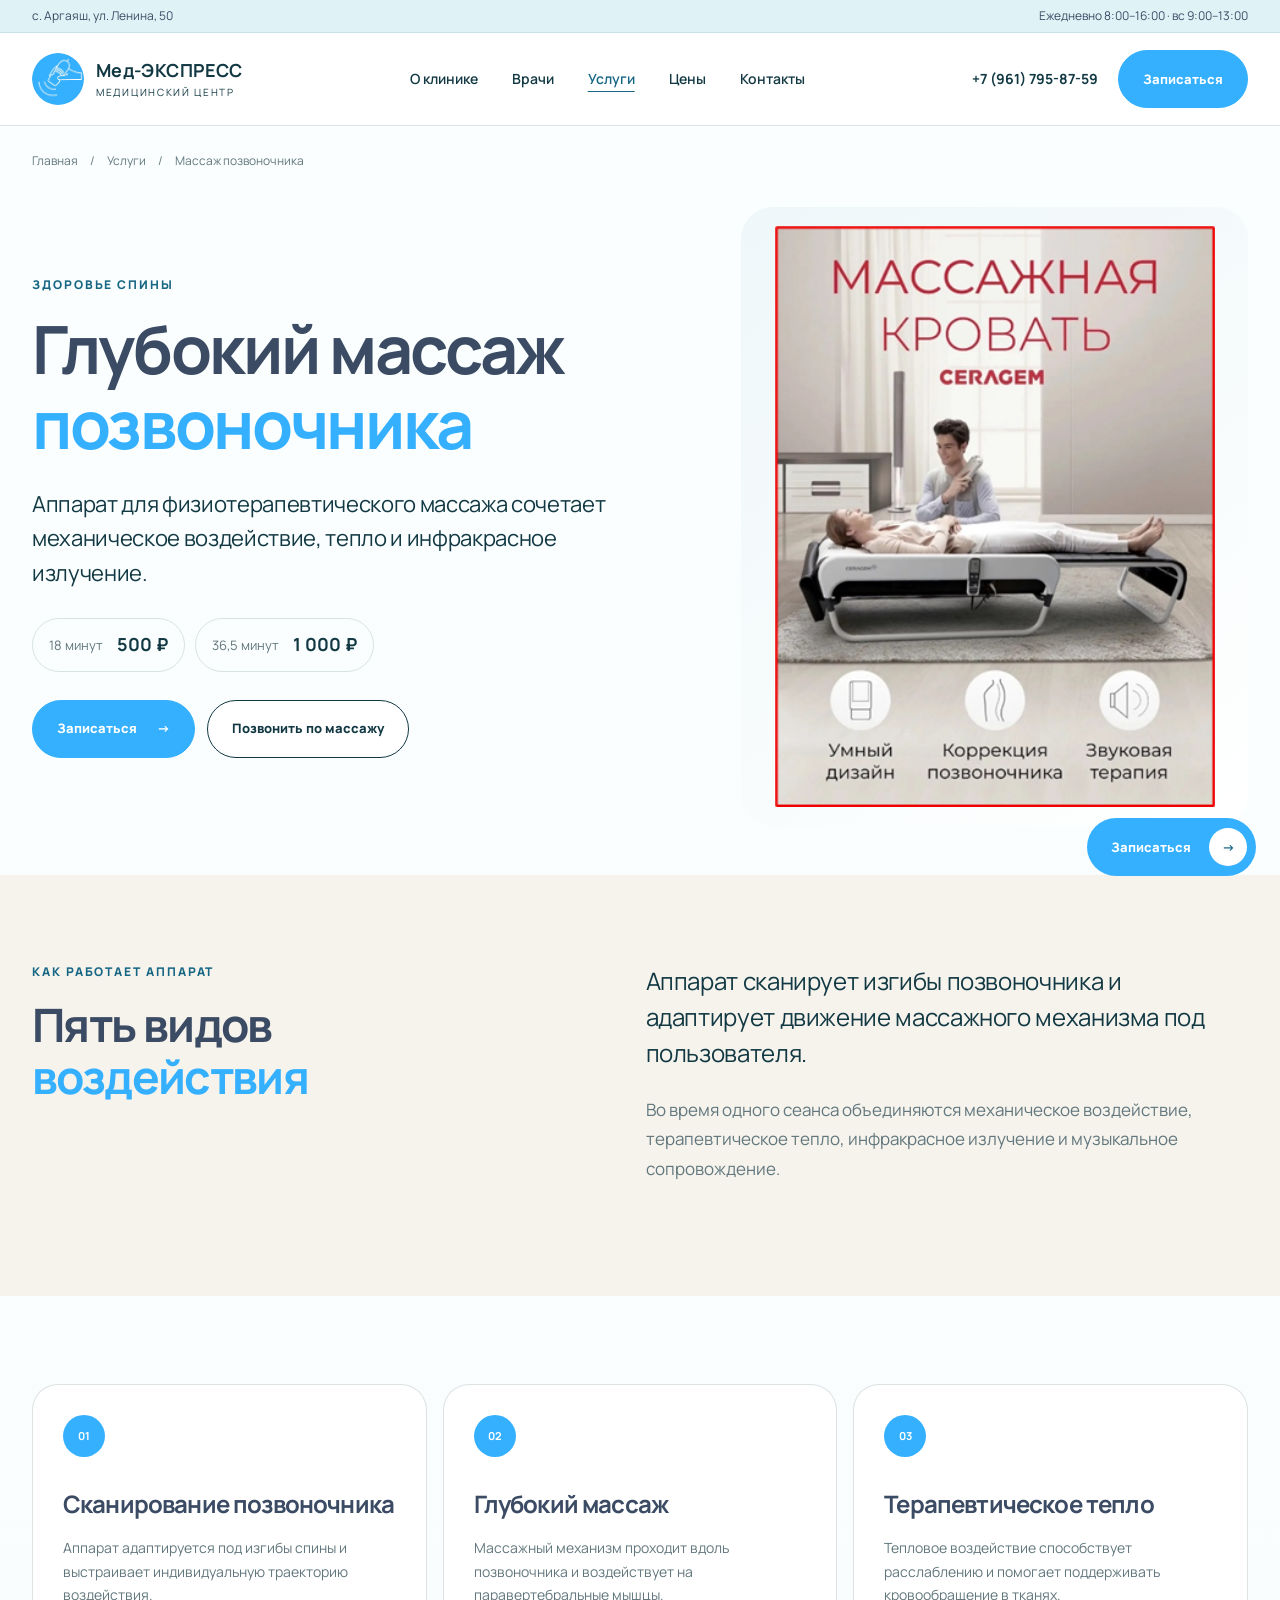
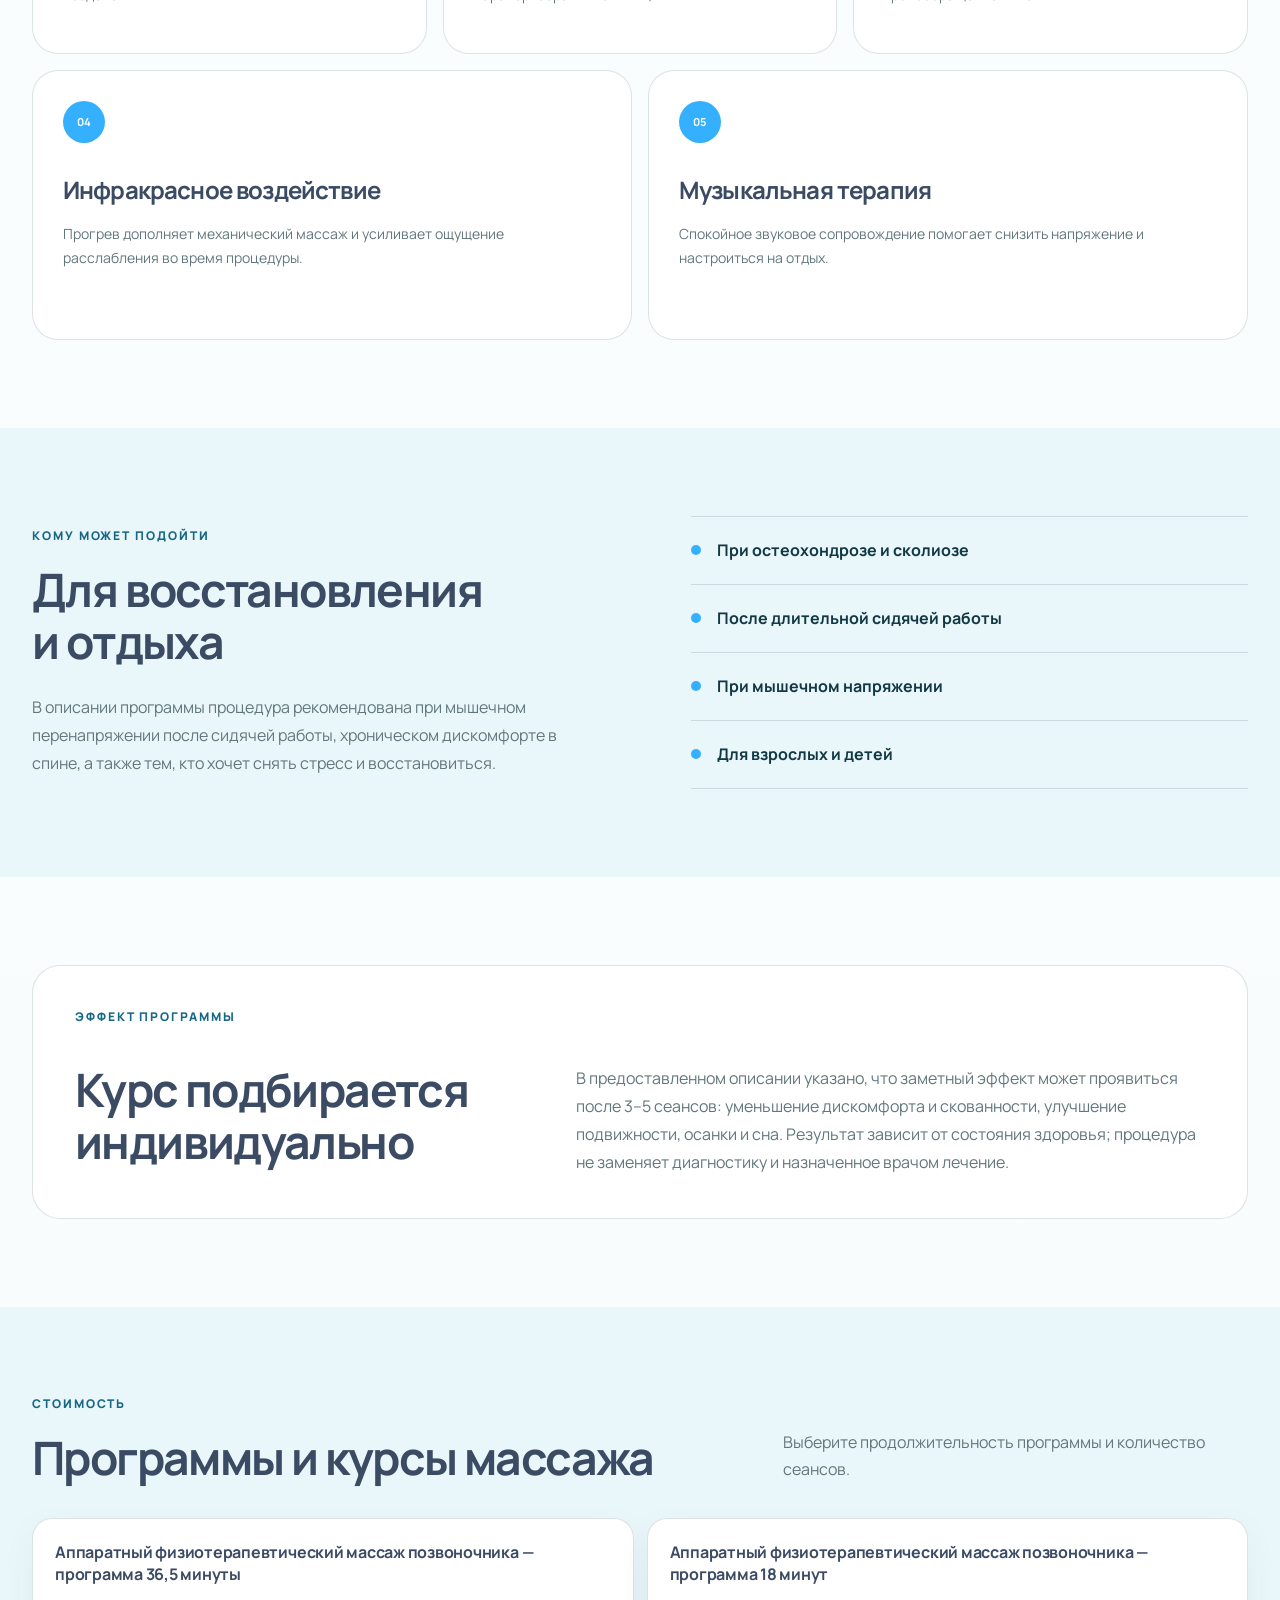
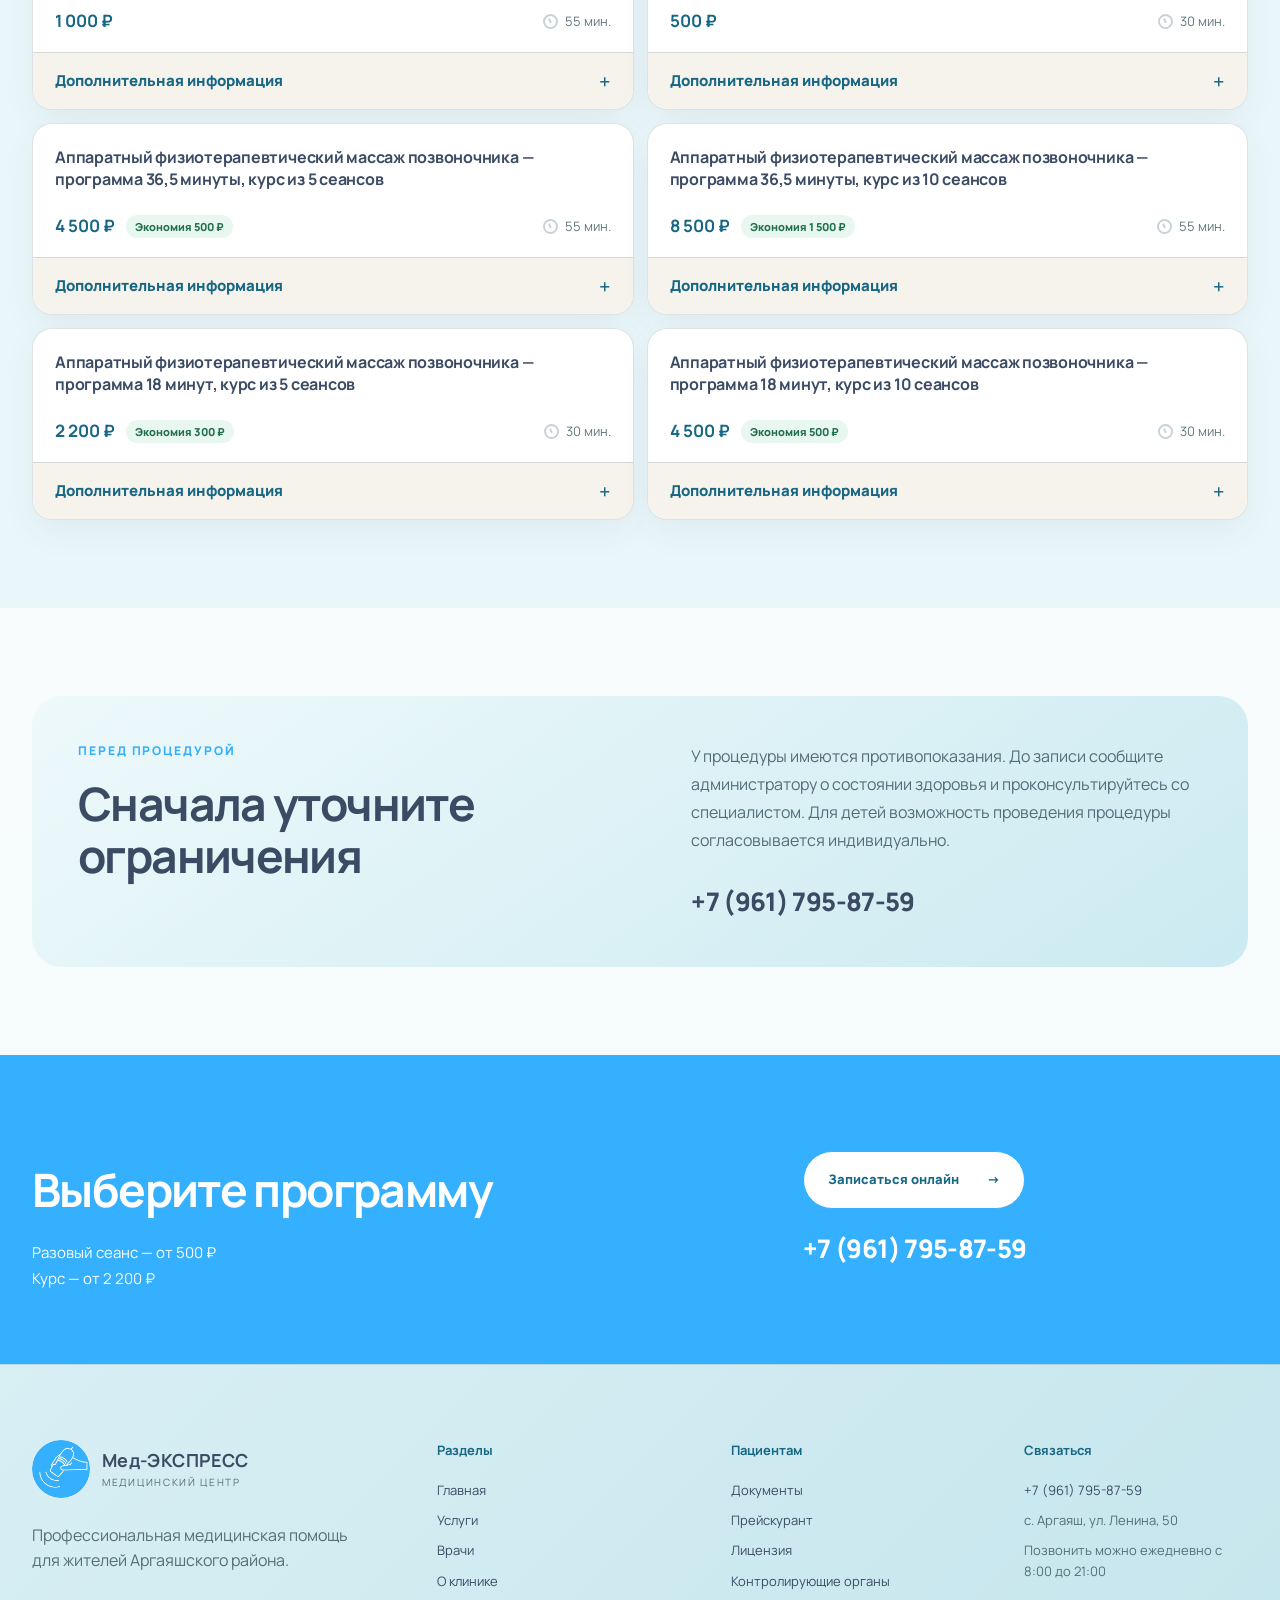
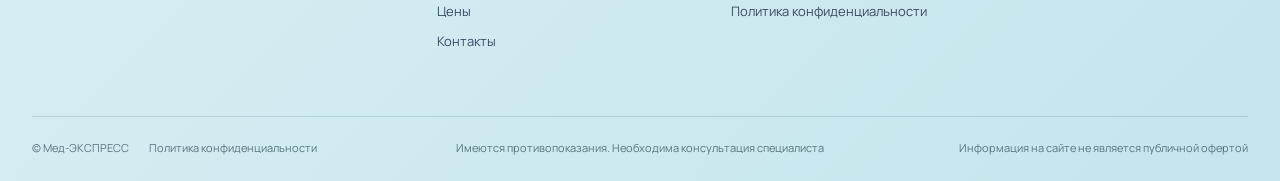
<file: services/spine-massage.html>
<!doctype html>
<html lang="ru">
<head>
<meta charset="utf-8">
<meta name="viewport" content="width=device-width, initial-scale=1">
<meta name="robots" content="noindex, nofollow">
<title>Аппаратный массаж позвоночника — Мед-ЭКСПРЕСС</title>
<meta name="description" content="Аппаратный физиотерапевтический массаж позвоночника в медицинском центре Мед-ЭКСПРЕСС.">
<link rel="preconnect" href="https://fonts.googleapis.com">
<link rel="preconnect" href="https://fonts.gstatic.com" crossorigin>
<link href="https://fonts.googleapis.com/css2?family=Manrope:wght@400;500;600;700;800&display=swap" rel="stylesheet">
<link rel="stylesheet" href="../home-design.css?v=20260912-footer-warning-centered">
<link rel="stylesheet" href="../detail-design.css?v=20260901-massage">
<link rel="stylesheet" href="../services-design.css?v=20260911-massage-tariffs">
<link rel="stylesheet" href="../massage-design.css?v=20260911-tariff-list">
<link rel="stylesheet" href="../light-site.css?v=20260912-equipment-video-balance">
</head>
<body class="detail-page massage-page">
<header class="site-header" id="top"><div class="header-note"><div class="shell"><span>с. Аргаяш, ул. Ленина, 50</span><span>Ежедневно 8:00–16:00 · вс 9:00–13:00</span></div></div><div class="shell header-main"><a class="brand" href="../index.html" aria-label="Мед-ЭКСПРЕСС, главная"><img src="../assets/medexpress-mark-blue.png" alt=""><span><strong>Мед-ЭКСПРЕСС</strong><small>медицинский центр</small></span></a><button class="menu-button" type="button" aria-expanded="false">Меню</button><nav class="navigation" aria-label="Основная навигация"><a href="../about.html">О клинике</a><a href="../doctors.html">Врачи</a><a href="../services.html" aria-current="location">Услуги</a><a href="../prices.html">Цены</a><a href="../contacts.html">Контакты</a></nav><div class="header-actions"><a class="phone" href="tel:+79617958759">+7 (961) 795-87-59</a><a class="btn btn--small" href="https://m.vk.ru/app53642491_-203789798?ref=group_menu" target="_blank" rel="noopener">Записаться</a></div></div></header>
<main id="main">
  <section class="shell detail-hero detail-hero--service">
    <nav class="detail-breadcrumbs" aria-label="Хлебные крошки"><a href="../index.html">Главная</a><span>/</span><a href="../services.html">Услуги</a><span>/</span><span aria-current="page">Массаж позвоночника</span></nav>
    <div class="service-hero massage-hero"><div class="service-summary"><span class="eyebrow">Здоровье спины</span><h1>Глубокий массаж<br><em>позвоночника</em></h1><p class="detail-lead">Аппарат для физиотерапевтического массажа сочетает механическое воздействие, тепло и инфракрасное излучение.</p><div class="massage-price-chips"><span>18 минут <strong>500 ₽</strong></span><span>36,5 минут <strong>1 000 ₽</strong></span></div><div class="detail-actions"><a class="btn" href="https://m.vk.ru/app53642491_-203789798?ref=group_menu" target="_blank" rel="noopener">Записаться <span>→</span></a><a class="btn btn--outline" href="tel:+79617958759">Позвонить по массажу</a></div></div><figure class="massage-hero__media"><img src="../assets/massage-bed.png" alt="Аппарат для физиотерапевтического массажа позвоночника" width="360" height="508"></figure></div>
  </section>
  <section class="detail-section detail-cream"><div class="shell detail-editorial"><div><span class="eyebrow">Как работает аппарат</span><h2>Пять видов<br><em>воздействия</em></h2></div><div class="detail-copy"><p class="detail-lead">Аппарат сканирует изгибы позвоночника и адаптирует движение массажного механизма под пользователя.</p><p>Во время одного сеанса объединяются механическое воздействие, терапевтическое тепло, инфракрасное излучение и музыкальное сопровождение.</p></div></div></section>
  <section class="shell detail-section"><div class="massage-feature-grid"><article><b>01</b><h3>Сканирование позвоночника</h3><p>Аппарат адаптируется под изгибы спины и выстраивает индивидуальную траекторию воздействия.</p></article><article><b>02</b><h3>Глубокий массаж</h3><p>Массажный механизм проходит вдоль позвоночника и воздействует на паравертебральные мышцы.</p></article><article><b>03</b><h3>Терапевтическое тепло</h3><p>Тепловое воздействие способствует расслаблению и помогает поддерживать кровообращение в тканях.</p></article><article><b>04</b><h3>Инфракрасное воздействие</h3><p>Прогрев дополняет механический массаж и усиливает ощущение расслабления во время процедуры.</p></article><article><b>05</b><h3>Музыкальная терапия</h3><p>Спокойное звуковое сопровождение помогает снизить напряжение и настроиться на отдых.</p></article></div></section>
  <section class="detail-section detail-pale"><div class="shell massage-audience"><div><span class="eyebrow">Кому может подойти</span><h2>Для восстановления<br>и отдыха</h2><p>В описании программы процедура рекомендована при мышечном перенапряжении после сидячей работы, хроническом дискомфорте в спине, а также тем, кто хочет снять стресс и восстановиться.</p></div><div class="massage-audience__list"><span>При остеохондрозе и сколиозе</span><span>После длительной сидячей работы</span><span>При мышечном напряжении</span><span>Для взрослых и детей</span></div></div></section>
  <section class="shell detail-section"><div class="massage-program-note"><span class="eyebrow">Эффект программы</span><h2>Курс подбирается<br>индивидуально</h2><p>В предоставленном описании указано, что заметный эффект может проявиться после 3–5 сеансов: уменьшение дискомфорта и скованности, улучшение подвижности, осанки и сна. Результат зависит от состояния здоровья; процедура не заменяет диагностику и назначенное врачом лечение.</p></div></section>
  <section class="detail-section detail-pale" id="massage-courses"><div class="shell"><div class="massage-course-heading"><div><span class="eyebrow">Стоимость</span><h2>Программы и курсы массажа</h2></div><p>Выберите продолжительность программы и количество сеансов.</p></div><div class="service-directory__list massage-tariff-list">
    <article class="directory-service"><h3>Аппаратный физиотерапевтический массаж позвоночника — программа 36,5 минуты</h3><div class="directory-service__meta"><div class="directory-service__price"><strong>1 000 ₽</strong></div><span><i aria-hidden="true"></i>55 мин.</span></div><div class="directory-service__information"><details class="directory-service__details"><summary>Дополнительная информация</summary><div><p>Аппаратный массаж сочетает механическое воздействие, тепло и инфракрасное излучение.</p><p>Перед записью уточните у администратора ограничения и противопоказания.</p></div></details></div></article>
    <article class="directory-service"><h3>Аппаратный физиотерапевтический массаж позвоночника — программа 18 минут</h3><div class="directory-service__meta"><div class="directory-service__price"><strong>500 ₽</strong></div><span><i aria-hidden="true"></i>30 мин.</span></div><div class="directory-service__information"><details class="directory-service__details"><summary>Дополнительная информация</summary><div><p>Аппаратный массаж сочетает механическое воздействие, тепло и инфракрасное излучение.</p><p>Перед записью уточните у администратора ограничения и противопоказания.</p></div></details></div></article>
    <article class="directory-service"><h3>Аппаратный физиотерапевтический массаж позвоночника — программа 36,5 минуты, курс из 5 сеансов</h3><div class="directory-service__meta"><div class="directory-service__price"><strong>4 500 ₽</strong><small>Экономия 500 ₽</small></div><span><i aria-hidden="true"></i>55 мин.</span></div><div class="directory-service__information"><details class="directory-service__details"><summary>Дополнительная информация</summary><div><p>В курс входят 5 сеансов по программе 36,5 минуты.</p><p>Перед началом курса уточните у администратора ограничения и противопоказания.</p></div></details></div></article>
    <article class="directory-service"><h3>Аппаратный физиотерапевтический массаж позвоночника — программа 36,5 минуты, курс из 10 сеансов</h3><div class="directory-service__meta"><div class="directory-service__price"><strong>8 500 ₽</strong><small>Экономия 1 500 ₽</small></div><span><i aria-hidden="true"></i>55 мин.</span></div><div class="directory-service__information"><details class="directory-service__details"><summary>Дополнительная информация</summary><div><p>В курс входят 10 сеансов по программе 36,5 минуты.</p><p>Перед началом курса уточните у администратора ограничения и противопоказания.</p></div></details></div></article>
    <article class="directory-service"><h3>Аппаратный физиотерапевтический массаж позвоночника — программа 18 минут, курс из 5 сеансов</h3><div class="directory-service__meta"><div class="directory-service__price"><strong>2 200 ₽</strong><small>Экономия 300 ₽</small></div><span><i aria-hidden="true"></i>30 мин.</span></div><div class="directory-service__information"><details class="directory-service__details"><summary>Дополнительная информация</summary><div><p>В курс входят 5 сеансов по программе 18 минут.</p><p>Перед началом курса уточните у администратора ограничения и противопоказания.</p></div></details></div></article>
    <article class="directory-service"><h3>Аппаратный физиотерапевтический массаж позвоночника — программа 18 минут, курс из 10 сеансов</h3><div class="directory-service__meta"><div class="directory-service__price"><strong>4 500 ₽</strong><small>Экономия 500 ₽</small></div><span><i aria-hidden="true"></i>30 мин.</span></div><div class="directory-service__information"><details class="directory-service__details"><summary>Дополнительная информация</summary><div><p>В курс входят 10 сеансов по программе 18 минут.</p><p>Перед началом курса уточните у администратора ограничения и противопоказания.</p></div></details></div></article>
  </div></div></section>
  <section class="shell detail-section"><div class="massage-safety"><div><span class="eyebrow">Перед процедурой</span><h2>Сначала уточните<br>ограничения</h2></div><div><p>У процедуры имеются противопоказания. До записи сообщите администратору о состоянии здоровья и проконсультируйтесь со специалистом. Для детей возможность проведения процедуры согласовывается индивидуально.</p><a class="detail-phone" href="tel:+79617958759">+7 (961) 795-87-59</a></div></div></section>
  <section class="detail-booking"><div class="shell detail-booking__grid"><div><span class="eyebrow">Мед-ЭКСПРЕСС · Аргаяш</span><h2>Выберите программу</h2><p>Разовый сеанс — от 500 ₽<br>Курс — от 2 200 ₽</p></div><div class="detail-booking__actions"><a class="btn" href="https://m.vk.ru/app53642491_-203789798?ref=group_menu" target="_blank" rel="noopener">Записаться онлайн <span>→</span></a><a class="detail-phone" href="tel:+79617958759">+7 (961) 795-87-59</a></div></div></section>
</main>
<footer class="site-footer"><div class="shell footer-grid"><div><a class="brand brand--footer" href="../index.html"><img src="../assets/medexpress-mark-blue.png" alt=""><span><strong>Мед-ЭКСПРЕСС</strong><small>медицинский центр</small></span></a><p>Профессиональная медицинская помощь для жителей Аргаяшского района.</p></div><nav><strong>Разделы</strong><a href="../services.html">Услуги</a><a href="../doctors.html">Врачи</a><a href="../about.html">О клинике</a><a href="../prices.html">Цены</a><a href="../contacts.html">Контакты</a></nav><nav><strong>Пациентам</strong><a href="../documents.html">Документы</a><a href="../prices.html">Прейскурант</a><a href="../documents/document.html?name=Лицензия">Лицензия</a></nav><div><strong>Связаться</strong><a href="tel:+79617958759">+7 (961) 795-87-59</a><span>с. Аргаяш, ул. Ленина, 50</span><span>Позвонить можно ежедневно с 8:00 до 21:00</span></div></div><div class="shell footer-bottom"><span>© Мед-ЭКСПРЕСС</span><a href="../documents/document.html?name=Политика%20конфиденциальности">Политика конфиденциальности</a><span>Информация на сайте не является публичной офертой</span></div></footer>
<a class="floating-record" href="https://m.vk.ru/app53642491_-203789798?ref=group_menu" target="_blank" rel="noopener"><span>Записаться</span><b>→</b></a><script src="../script.js?v=20260912-footer-warning-centered"></script>
</body></html>
</file>
<file: home-design.css>
:root{--blue:#34B0FF;--blue-dark:#176784;--ink:#123943;--muted:#62777d;--pale:#eaf7fa;--sky:#d9f0f6;--cream:#f6f3ed;--white:#fff;--line:rgba(18,57,67,.14);--radius:26px;--shadow:0 22px 60px rgba(28,91,110,.13)}
*{box-sizing:border-box}html{scroll-behavior:smooth}body{margin:0;color:var(--ink);background:#fbfdfd;font-family:Manrope,sans-serif;font-size:16px;line-height:1.55}a{color:inherit;text-decoration:none}img{display:block;max-width:100%}.shell{width:min(1420px,calc(100% - 64px));margin:0 auto}.site-header{position:relative;z-index:20;background:rgba(251,253,253,.94);border-bottom:1px solid var(--line)}.header-note{background:var(--ink);color:#d9edf2;font-size:12px}.header-note .shell{height:32px;display:flex;justify-content:space-between;align-items:center}.header-main{height:92px;display:grid;grid-template-columns:auto 1fr auto;align-items:center;gap:40px}.brand{display:flex;align-items:center;gap:12px}.brand img{width:52px;height:52px;border-radius:50%}.brand span{display:flex;flex-direction:column}.brand strong{font-size:18px;letter-spacing:.02em}.brand small{font-size:10px;text-transform:uppercase;letter-spacing:.17em}.navigation{display:flex;justify-content:center;gap:34px;font-size:14px;font-weight:600}.navigation a,.phone{transition:.2s}.navigation a:hover,.phone:hover{color:var(--blue-dark)}.header-actions{display:flex;align-items:center;gap:20px}.phone{font-weight:700;font-size:14px}.menu-button{display:none}.btn,.mini-btn{display:inline-flex;align-items:center;justify-content:center;gap:28px;border:0;border-radius:999px;background:var(--ink);color:#fff;font-weight:700;min-height:56px;padding:0 26px;transition:.25s;box-shadow:0 10px 24px rgba(18,57,67,.14)}.btn:hover,.mini-btn:hover{background:var(--blue-dark);transform:translateY(-2px)}.btn--small{min-height:44px;padding:0 20px;font-size:13px}.btn--outline{background:transparent;border:1px solid var(--ink);color:var(--ink);box-shadow:none}.btn--outline:hover{color:#fff}.eyebrow{display:block;color:var(--blue-dark);font-size:12px;font-weight:800;letter-spacing:.16em;text-transform:uppercase;margin-bottom:18px}.text-link{display:inline-flex;align-items:center;border-bottom:1px solid currentColor;padding-bottom:4px;font-weight:700;font-size:14px}
.hero{display:grid;grid-template-columns:.84fr 1.16fr;gap:28px;padding-top:28px;padding-bottom:72px;min-height:740px}.hero-copy{display:flex;flex-direction:column;justify-content:center;padding:52px 6vw 28px 24px}.hero h1{font-size:clamp(50px,5.3vw,82px);line-height:.97;letter-spacing:-.055em;margin:0 0 32px;max-width:760px}.hero h1 em,.about-copy h2 em{font-style:normal;color:var(--blue)}.hero-copy>p{font-size:20px;color:var(--muted);max-width:620px;margin:0 0 34px}.hero-actions{display:flex;align-items:center;gap:28px}.hero-facts{margin-top:62px;display:grid;grid-template-columns:repeat(3,1fr);gap:12px}.hero-facts div{border-top:1px solid var(--line);padding-top:15px;display:flex;flex-direction:column}.hero-facts strong{font-size:14px}.hero-facts span{font-size:11px;color:var(--muted)}.hero-visual{position:relative;min-height:630px;border-radius:0 0 0 72px;overflow:hidden;background:var(--sky)}.hero-slides{position:absolute;inset:0}.hero-slides img{position:absolute;inset:0;width:100%;height:100%;object-fit:cover;object-position:center;opacity:0;transform:scale(1.025);transition:opacity .75s ease,transform 1.4s ease}.hero-slides img.is-active{opacity:1;transform:scale(1)}.hero-slides .hero-slide--team{object-position:center 42%}.hero-visual:after{content:"";position:absolute;z-index:1;inset:0;background:linear-gradient(180deg,transparent 55%,rgba(11,45,56,.25));pointer-events:none}.hero-card{position:absolute;z-index:2;right:24px;bottom:24px;width:285px;background:rgba(255,255,255,.93);backdrop-filter:blur(12px);border-radius:20px;padding:22px;display:flex;flex-direction:column}.hero-card span{font-size:11px;color:var(--muted);text-transform:uppercase;letter-spacing:.1em}.hero-card strong{font-size:17px;margin:3px 0 12px}.hero-card a{color:var(--blue-dark);font-weight:800}.hero-gallery-dots{position:absolute;z-index:3;top:24px;left:24px;display:flex;gap:7px;padding:9px 11px;border-radius:999px;background:rgba(4,42,52,.62);backdrop-filter:blur(8px)}.hero-gallery-dots button{width:9px;height:9px;padding:0;border:0;border-radius:99px;background:rgba(255,255,255,.5);cursor:pointer;transition:width .25s ease,background .25s ease}.hero-gallery-dots button.is-active{width:28px;background:white}.hero-gallery-dots button:focus-visible{outline:3px solid white;outline-offset:3px}.pulse-mark{position:absolute;z-index:2;left:24px;top:24px;width:50px;height:50px;border-radius:50%;display:grid;place-items:center;color:white;background:var(--blue);font-weight:800;border:1px solid rgba(255,255,255,.6)}.reveal{animation:rise .8s cubic-bezier(.2,.7,.2,1) both}.reveal--2{animation-delay:.12s}@keyframes rise{from{opacity:0;transform:translateY(18px)}to{opacity:1;transform:none}}
.partner-band{background:var(--pale);padding:56px 0}.partner-grid{display:grid;grid-template-columns:240px 1fr 1fr;gap:54px;align-items:center}.partner-logo{background:#fff;border-radius:20px;height:140px;display:grid;place-items:center;padding:28px}.partner-logo img{max-width:190px}.partner-copy h2,.section-title h2,.about-copy h2,.diagnostic-grid h2,.contact-copy h2,.reviews-grid h2{font-size:clamp(38px,4vw,64px);line-height:1.05;letter-spacing:-.045em;margin:0}.partner-action p{color:var(--muted);max-width:520px}.partner-action>div{display:flex;align-items:center;gap:22px;margin-top:24px}.partner-action .btn{min-height:48px}.section{padding:120px 0}.section-title{display:grid;grid-template-columns:1.2fr .55fr;gap:70px;align-items:end;margin-bottom:60px}.section-title>div:last-child p{color:var(--muted);margin:0 0 18px}
.services-grid{display:grid;grid-template-columns:1.1fr .9fr 1fr;grid-template-rows:390px 250px;gap:16px}.service{border-radius:var(--radius);padding:30px;background:var(--pale);display:flex;flex-direction:column;justify-content:space-between;overflow:hidden;position:relative}.service h3{font-size:30px;line-height:1.08;letter-spacing:-.035em;margin:7px 0 12px}.service p{font-size:14px;color:var(--muted);max-width:360px;margin:0}.service>div>span,.service-photo-copy>span{font-size:11px;color:var(--blue-dark);font-weight:700;text-transform:uppercase;letter-spacing:.08em}.service-num{font-size:13px;font-weight:700}.service-icon{align-self:flex-end;width:106px;height:106px;border-radius:50%;background:white;color:var(--blue-dark);display:grid;place-items:center;text-align:center;font-weight:800;line-height:1.05}.card-links{display:flex;align-items:center;gap:20px;font-size:13px;font-weight:700}.mini-btn{min-height:42px;padding:0 19px;font-size:12px}.service--photo{grid-row:span 2;padding:0;color:white}.service--photo>img{position:absolute;inset:0;width:100%;height:100%;object-fit:cover}.service--photo:after{content:"";position:absolute;inset:0;background:linear-gradient(180deg,transparent 28%,rgba(7,47,62,.9))}.service-photo-copy{position:absolute;z-index:2;left:30px;right:30px;bottom:30px}.service-photo-copy>span,.service-photo-copy p{color:#d8edf3}.service--consult{background:var(--cream)}.doctor-dots{display:flex}.doctor-dots i{width:46px;height:46px;border-radius:50%;background:var(--blue);border:3px solid var(--cream);margin-right:-9px}.doctor-dots i:nth-child(2){background:#b9dce7}.doctor-dots i:nth-child(3){background:#7cc1d8}.doctor-dots i:nth-child(4){background:white}.service--compact{grid-column:1 / span 2;flex-direction:row;align-items:end;background:var(--ink);color:white}.service--compact p{color:#bdd1d6}.service--compact .card-links{flex-direction:column;align-items:flex-start}.service--compact .mini-btn{background:var(--blue)}
.about-section{background:var(--cream)}.about-grid{display:grid;grid-template-columns:1.05fr .95fr;gap:8vw;align-items:center}.about-photo{position:relative}.about-photo img{width:100%;height:650px;object-fit:cover;border-radius:72px 24px 24px 24px}.about-photo>span{position:absolute;left:24px;bottom:24px;background:white;border-radius:999px;padding:12px 18px;font-size:12px;font-weight:700}.about-copy h2{margin-bottom:30px}.about-copy .lead{font-size:20px;line-height:1.55}.about-copy>p{color:var(--muted)}.about-values{margin:38px 0;display:grid}.about-values div{border-top:1px solid var(--line);padding:17px 0;display:grid;grid-template-columns:190px 1fr;gap:20px}.about-values strong{font-size:14px}.about-values span{font-size:13px;color:var(--muted)}.doctors-section{overflow:hidden}.doctor-row{display:grid;grid-template-columns:repeat(4,1fr);gap:14px}.doctor{border:1px solid var(--line);border-radius:22px;overflow:hidden;background:white}.doctor-photo{height:320px;position:relative;display:grid;place-items:center;background:linear-gradient(145deg,var(--pale),#d7edf3);color:var(--blue-dark);font-size:12px}.doctor-photo:before{content:"";width:120px;height:120px;border-radius:50%;background:rgba(255,255,255,.52);position:absolute}.doctor-photo span{z-index:1}.doctor-photo b{position:absolute;top:18px;right:18px;width:42px;height:42px;border-radius:50%;background:white;display:grid;place-items:center}.doctor>div:last-child{padding:22px}.doctor>div:last-child>span{font-size:11px;color:var(--blue-dark);text-transform:uppercase;letter-spacing:.08em}.doctor h3{font-size:21px;margin:6px 0 24px}.doctor>div:last-child>div{display:flex;justify-content:space-between;border-top:1px solid var(--line);padding-top:16px;font-size:12px;font-weight:700}.doctor>div:last-child>div a:first-child{color:var(--blue-dark)}
.diagnostic-section{background:var(--ink);color:white}.diagnostic-grid{display:grid;grid-template-columns:.75fr 1.1fr .75fr;gap:45px;align-items:center}.diagnostic-grid>div:first-child p{color:#bcd0d5;margin:25px 0}.diagnostic-grid .text-link{color:#fff}.diagnostic-photo{position:relative;height:610px;overflow:hidden;border-radius:180px 180px 24px 24px;background:#dce8eb}.diagnostic-slides{position:absolute;inset:0}.diagnostic-photo img{position:absolute;inset:0;width:100%;height:100%;object-fit:cover;object-position:center;opacity:0;transform:scale(1.025);transition:opacity .7s ease,transform 1.2s ease}.diagnostic-photo img.is-active{opacity:1;transform:scale(1)}.diagnostic-photo::after{content:"";position:absolute;inset:auto 0 0;height:32%;background:linear-gradient(transparent,rgba(4,42,52,.72));pointer-events:none}.diagnostic-caption{position:absolute;z-index:2;left:20px;right:20px;bottom:18px;display:flex;align-items:center;justify-content:space-between;gap:16px}.diagnostic-caption>span{background:white;color:var(--ink);border-radius:999px;padding:11px 16px;font-size:11px;white-space:nowrap}.diagnostic-dots{display:flex;gap:7px;padding:9px 11px;border-radius:999px;background:rgba(4,42,52,.64);backdrop-filter:blur(8px)}.diagnostic-dots button{width:8px;height:8px;padding:0;border:0;border-radius:50%;background:rgba(255,255,255,.48);cursor:pointer;transition:width .25s,background .25s}.diagnostic-dots button.is-active{width:24px;border-radius:99px;background:white}.diagnostic-list div{display:grid;grid-template-columns:35px 1fr;gap:15px;padding:22px 0;border-top:1px solid rgba(255,255,255,.18)}.diagnostic-list b{color:var(--blue)}.diagnostic-list span{font-size:13px;color:#bcd0d5}.diagnostic-list strong{display:block;color:white;font-size:16px;margin-bottom:4px}.prices-head{grid-template-columns:1fr auto}.price-grid{display:grid;grid-template-columns:1fr 1fr;border-top:1px solid var(--line);border-left:1px solid var(--line)}.price-grid a{min-height:135px;padding:28px;border-right:1px solid var(--line);border-bottom:1px solid var(--line);display:grid;grid-template-columns:1fr auto;align-items:center;position:relative;transition:.2s}.price-grid a:hover{background:var(--pale)}.price-grid strong{font-size:20px}.price-grid i{position:absolute;right:28px;bottom:18px;color:var(--blue-dark);font-style:normal}
.reviews-section{background:var(--sky);padding:90px 0}.reviews-grid{display:grid;grid-template-columns:1fr .8fr .8fr;gap:16px}.reviews-grid>div:first-child{padding-right:50px}.reviews-grid>div:first-child p{color:var(--muted);max-width:470px}.review-placeholder{background:white;border-radius:22px;min-height:250px;padding:28px;display:flex;flex-direction:column;justify-content:space-between}.review-placeholder span{font-size:20px}.review-placeholder small{padding-top:18px;border-top:1px solid var(--line);color:var(--muted)}.contact-section{padding-bottom:130px}.contact-card{display:grid;grid-template-columns:1.1fr .85fr .65fr;gap:16px;background:var(--pale);border-radius:34px;padding:16px}.contact-copy{padding:55px}.contact-copy p{color:var(--muted)}.contact-phone{display:block;font-size:24px;font-weight:800;margin:28px 0 20px}.map-card,.hours-card{border-radius:24px;background:white;padding:32px;display:flex;flex-direction:column}.map-card{justify-content:flex-end;background-color:#d8edf3;background-image:linear-gradient(rgba(255,255,255,.45) 1px,transparent 1px),linear-gradient(90deg,rgba(255,255,255,.45) 1px,transparent 1px);background-size:34px 34px}.map-pin{width:55px;height:55px;border-radius:50% 50% 50% 0;transform:rotate(-45deg);display:grid;place-items:center;background:var(--blue);color:#fff;font-weight:800;margin-bottom:auto;box-shadow:var(--shadow)}.map-card strong{font-size:25px;line-height:1.2}.map-card small{color:var(--muted);margin:10px 0 24px}.map-card a{font-size:12px;font-weight:700}.hours-card{background:var(--ink);color:white}.hours-card>span{color:var(--blue);font-size:12px;text-transform:uppercase;letter-spacing:.08em}.hours-card div{margin-top:25px;padding-top:18px;border-top:1px solid rgba(255,255,255,.17)}.hours-card strong,.hours-card b{display:block}.hours-card strong{font-size:12px;color:#bcd0d5}.hours-card b{font-size:20px;margin-top:4px}.site-footer{background:#0d2f38;color:white;padding:75px 0 25px}.footer-grid{display:grid;grid-template-columns:1.5fr repeat(3,1fr);gap:70px}.brand--footer img{width:58px}.brand--footer small{color:#aac2c8}.footer-grid p{color:#aac2c8;max-width:330px;margin-top:25px}.footer-grid nav,.footer-grid>div:last-child{display:flex;flex-direction:column;align-items:flex-start;gap:10px;font-size:13px}.footer-grid nav strong,.footer-grid>div:last-child strong{margin-bottom:10px;color:var(--blue)}.footer-grid>div:last-child span{color:#aac2c8}.footer-bottom{display:flex;gap:35px;border-top:1px solid rgba(255,255,255,.12);margin-top:65px;padding-top:22px;color:#88a6ae;font-size:11px}.footer-bottom span:last-child{margin-left:auto}.floating-record{position:fixed;right:24px;bottom:24px;z-index:30;background:var(--blue);color:white;border-radius:999px;padding:10px 10px 10px 22px;display:flex;align-items:center;gap:18px;font-size:13px;font-weight:800;box-shadow:0 14px 30px rgba(23,103,132,.28)}.floating-record b{width:38px;height:38px;border-radius:50%;display:grid;place-items:center;background:white;color:var(--blue-dark)}
@media(max-width:1100px){.header-main{grid-template-columns:auto auto 1fr}.menu-button{display:block;justify-self:end;border:1px solid var(--line);background:white;border-radius:999px;height:42px;padding:0 18px}.navigation{display:none;position:absolute;top:124px;left:0;right:0;background:white;padding:24px 32px;flex-direction:column;gap:14px;box-shadow:var(--shadow)}.navigation.is-open{display:flex}.header-actions{justify-self:end}.phone{display:none}.hero{grid-template-columns:1fr;min-height:0}.hero-copy{padding:70px 0 25px}.hero-visual{min-height:560px;border-radius:28px}.partner-grid{grid-template-columns:180px 1fr}.partner-action{grid-column:2}.services-grid{grid-template-columns:1fr 1fr}.service--photo{grid-row:span 2}.service--compact{grid-column:auto}.about-grid{gap:45px}.doctor-row{grid-template-columns:repeat(2,1fr)}.diagnostic-grid{grid-template-columns:1fr 1fr}.diagnostic-list{grid-column:1/-1}.reviews-grid{grid-template-columns:1fr 1fr}.reviews-grid>div:first-child{grid-column:1/-1}.contact-card{grid-template-columns:1fr 1fr}.hours-card{grid-column:1/-1;display:grid;grid-template-columns:1fr 1fr 1fr}.footer-grid{grid-template-columns:1.4fr repeat(2,1fr)}.footer-grid>div:last-child{grid-column:2}}
@media(max-width:720px){.shell{width:min(100% - 32px,1420px)}.header-note .shell span:first-child{display:none}.header-note .shell{justify-content:center}.header-main{height:76px;gap:10px}.brand img{width:42px;height:42px}.brand strong{font-size:14px}.brand small{font-size:8px}.header-actions .btn{display:none}.navigation{top:108px}.hero{padding-top:0;padding-bottom:48px}.hero-copy{padding-top:55px}.hero h1{font-size:44px}.hero-copy>p{font-size:17px}.hero-actions{align-items:flex-start;flex-direction:column}.hero-facts{grid-template-columns:1fr;margin-top:42px}.hero-visual{min-height:430px}.hero-card{left:14px;right:14px;bottom:14px;width:auto}.partner-band{padding:45px 0}.partner-grid{grid-template-columns:1fr;gap:28px}.partner-logo{height:110px}.partner-action{grid-column:auto}.partner-action>div{align-items:flex-start;flex-direction:column}.section{padding:78px 0}.section-title{grid-template-columns:1fr;gap:25px;margin-bottom:38px}.services-grid{display:flex;flex-direction:column}.service{min-height:330px}.service--photo{min-height:540px}.service--compact{align-items:flex-start;flex-direction:column}.about-grid{grid-template-columns:1fr}.about-photo img{height:420px;border-radius:45px 20px 20px}.about-copy .lead{font-size:18px}.about-values div{grid-template-columns:1fr;gap:4px}.doctor-row{display:flex;overflow-x:auto;scroll-snap-type:x mandatory;padding-bottom:10px}.doctor{min-width:82vw;scroll-snap-align:start}.diagnostic-grid{grid-template-columns:1fr}.diagnostic-photo img{height:480px}.diagnostic-list{grid-column:auto}.price-grid{grid-template-columns:1fr}.price-grid a{min-height:110px}.reviews-grid{grid-template-columns:1fr}.reviews-grid>div:first-child{grid-column:auto;padding:0 0 20px}.contact-card{grid-template-columns:1fr}.contact-copy{padding:34px 20px}.map-card{min-height:360px}.hours-card{grid-column:auto;display:flex}.footer-grid{grid-template-columns:1fr 1fr;gap:45px 25px}.footer-grid>div:first-child{grid-column:1/-1}.footer-grid>div:last-child{grid-column:auto}.footer-bottom{flex-direction:column;gap:8px}.footer-bottom span:last-child{margin:0}.floating-record span{display:none}.floating-record{padding:8px;right:14px;bottom:14px}.floating-record b{width:46px;height:46px}.partner-copy h2,.section-title h2,.about-copy h2,.diagnostic-grid h2,.contact-copy h2,.reviews-grid h2{font-size:38px}}
.partner-band{padding:38px 0}.partner-grid{grid-template-columns:230px 1.15fr 1fr;gap:38px}.partner-logo{height:112px;padding:22px;overflow:hidden}.partner-logo img{width:100%;height:100%;max-width:none;object-fit:contain}.partner-copy h2{font-size:clamp(28px,2.7vw,42px);line-height:1.12}.partner-action p{font-size:14px;margin:0}.partner-action>div{margin-top:16px}.partner-action .btn{min-height:44px}
.services-grid-full{display:grid;grid-template-columns:repeat(3,1fr);gap:12px;grid-auto-flow:dense}.service-tile{min-height:285px;border-radius:22px;padding:27px;background:var(--pale);display:flex;flex-direction:column;justify-content:space-between;border:1px solid transparent}.service-tile>span,.tile-top>span,.service-tile--image>div>span{font-size:10px;color:var(--blue-dark);font-weight:800;text-transform:uppercase;letter-spacing:.1em}.service-tile h3{font-size:24px;line-height:1.12;letter-spacing:-.035em;margin:14px 0 8px}.service-tile p{font-size:13px;color:var(--muted);margin:0 0 24px;max-width:390px}.service-tile .card-links{margin-top:auto}.service-tile--lab{grid-column:span 2;background:#e5f6fa}.tile-top{display:flex;align-items:flex-start;justify-content:space-between}.tile-top img{width:150px;height:58px;object-fit:contain;background:white;border-radius:12px;padding:8px}.service-tile--image{grid-row:span 2;min-height:582px;padding:0;position:relative;overflow:hidden;color:white}.service-tile--image>img{position:absolute;inset:0;width:100%;height:100%;object-fit:cover}.service-tile--image:after{content:"";position:absolute;inset:0;background:linear-gradient(180deg,transparent 20%,rgba(9,48,59,.92))}.service-tile--image>div{position:absolute;z-index:1;left:27px;right:27px;bottom:27px}.service-tile--image>div>span,.service-tile--image p{color:#d8edf3}.service-tile--blue{background:var(--blue);color:white}.service-tile--blue>span,.service-tile--blue p{color:white}.service-tile--cream{background:var(--cream)}.service-tile--dark{background:var(--ink);color:white;grid-column:span 2}.service-tile--dark>span{color:var(--blue)}.service-tile--dark p{color:#bed1d6}.service-tile--dark .mini-btn,.service-tile--blue .mini-btn{background:white;color:var(--ink)}
.about-photo img{height:auto;aspect-ratio:4/3;object-position:center top}.price-grid a{grid-template-columns:58px 1fr auto}.price-icon{width:42px;height:42px;border-radius:50%;background:var(--pale);display:grid;place-items:center;color:var(--blue-dark);font-size:21px;font-weight:800}.price-grid a:hover .price-icon{background:white}.map-card{padding:0;overflow:hidden;display:block;background:white;min-height:450px}.map-card iframe{display:block;width:100%;max-width:none;height:100%;min-height:450px;border:0;transform:none}.brand--footer img{width:58px;height:58px;aspect-ratio:1/1;object-fit:cover;flex:none;border-radius:50%}
.reviews-section{padding:100px 0;background:var(--sky)}.reviews-top{display:grid;grid-template-columns:1fr auto;align-items:end;gap:60px;margin-bottom:46px}.reviews-top h2{font-size:clamp(38px,4vw,64px);line-height:1.05;letter-spacing:-.045em;margin:0}.yandex-rating{min-width:250px;display:grid;grid-template-columns:auto 1fr;column-gap:14px;align-items:center}.yandex-rating strong{font-size:52px;line-height:1}.yandex-rating>span{color:#f4a51c;letter-spacing:.08em}.yandex-rating small{grid-column:2;color:var(--muted)}.yandex-rating .text-link{grid-column:1/-1;margin-top:18px;justify-self:start}.reviews-cards{display:grid;grid-template-columns:repeat(3,1fr);gap:14px}.review-card{min-height:330px;background:white;border-radius:22px;padding:26px;display:flex;flex-direction:column;box-shadow:0 8px 30px rgba(35,94,110,.06);transition:transform .25s,box-shadow .25s}.review-card:hover{transform:translateY(-4px);box-shadow:0 18px 40px rgba(35,94,110,.11)}.review-author{display:grid;grid-template-columns:48px 1fr auto;gap:12px;align-items:center}.review-avatar{width:48px;height:48px;border-radius:50%;display:grid;place-items:center;background:#d9eff5;color:var(--blue-dark);font-size:12px;font-weight:800}.review-avatar--pink{background:#fbe1e5;color:#a64c61}.review-avatar--cream{background:#f4ead7;color:#80663d}.review-author>div{display:flex;flex-direction:column;min-width:0}.review-author strong{font-size:13px;white-space:nowrap;overflow:hidden;text-overflow:ellipsis}.review-author small,.review-author time{font-size:10px;color:var(--muted)}.review-author time{align-self:start;padding-top:3px}.review-stars{color:#f4a51c;font-size:14px;letter-spacing:.12em;margin-top:24px}.review-card blockquote{font-size:21px;line-height:1.4;letter-spacing:-.025em;margin:20px 0 auto}.review-source{display:grid;grid-template-columns:30px 1fr auto;gap:10px;align-items:center;border-top:1px solid var(--line);padding-top:16px;margin-top:26px;font-size:11px;font-weight:700}.review-source b{width:28px;height:28px;border-radius:8px;display:grid;place-items:center;background:#fc3f1d;color:white;font-size:14px}.review-source i{font-style:normal;color:var(--blue-dark);font-size:16px}.review-source:hover span{color:var(--blue-dark)}
.hours-contacts{margin-top:auto!important;display:flex;flex-direction:column;align-items:flex-start}.hours-contacts>span{font-size:10px;color:var(--blue);text-transform:uppercase;letter-spacing:.1em}.hours-contacts>a{font-size:15px;font-weight:800;margin-top:8px}.hours-contacts>small{font-size:11px;color:#aac2c8;margin-top:5px}.hours-contacts .vk-link{display:inline-flex;margin-top:16px;padding:10px 14px;border:1px solid rgba(255,255,255,.25);border-radius:999px;font-size:11px;color:white;transition:.2s}.hours-contacts .vk-link:hover{background:white;color:var(--ink)}
@media(min-width:1101px){.hero{grid-template-columns:1fr 1fr}.hero-copy{padding-right:2vw}.hero h1{font-size:clamp(50px,5vw,76px)}.hero h1 em{display:block;font-size:.76em;white-space:nowrap;margin-top:10px}}
@media(max-width:720px){.hero h1 em{display:block;font-size:.78em;white-space:nowrap;margin-top:8px}}
@media(max-width:1100px){.partner-grid{grid-template-columns:180px 1fr}.partner-action{grid-column:2}.services-grid-full{grid-template-columns:repeat(2,1fr)}.service-tile--lab,.service-tile--dark{grid-column:span 2}}
@media(max-width:1100px){.reviews-cards{grid-template-columns:1fr 1fr}.review-card:last-child{grid-column:1/-1}}
@media(max-width:720px){.partner-band{padding:32px 0}.partner-grid{grid-template-columns:1fr;gap:20px}.partner-action{grid-column:auto}.partner-copy h2{font-size:28px}.partner-action>div{align-items:flex-start;flex-direction:column}.services-grid-full{grid-template-columns:1fr}.service-tile,.service-tile--lab,.service-tile--dark{grid-column:auto;min-height:245px}.service-tile--image{grid-row:auto;min-height:480px}.tile-top img{width:120px}.price-grid a{grid-template-columns:48px 1fr auto;padding:22px 18px}.price-icon{width:38px;height:38px}.about-photo img{height:auto;aspect-ratio:4/3}.diagnostic-photo{height:auto;aspect-ratio:3/4;border-radius:80px 80px 22px 22px}.diagnostic-photo img{height:100%;aspect-ratio:auto}.diagnostic-caption{left:12px;right:12px;bottom:12px;align-items:flex-end}.diagnostic-caption>span{max-width:190px;white-space:normal}.map-card{min-height:430px}.reviews-top{grid-template-columns:1fr;gap:28px}.reviews-cards{grid-template-columns:1fr}.review-card:last-child{grid-column:auto}.review-card{min-height:230px}.yandex-rating{min-width:0}}
@media(prefers-reduced-motion:reduce){.diagnostic-photo img{transition:none}}

/* Full-length Yandex reviews */
.review-card{min-height:440px}
.review-card blockquote{font-size:16px;line-height:1.55;letter-spacing:-.012em}
@media(max-width:720px){.review-card{min-height:auto}.review-card blockquote{font-size:16px}}

/* Equal-height about section */
.about-grid{align-items:stretch}
.about-photo{height:100%}
.about-photo img{height:100%;min-height:650px;aspect-ratio:auto;object-fit:cover;object-position:center top}
@media(max-width:720px){.about-photo{height:auto}.about-photo img{height:auto;min-height:0;aspect-ratio:4/3;object-position:center top}}

/* Four primary services on the homepage */
.featured-services{display:grid;grid-template-columns:repeat(4,1fr);gap:14px}
.featured-service{min-width:0;overflow:hidden;border:1px solid var(--line);border-radius:24px;background:white;display:flex;flex-direction:column;transition:transform .25s,box-shadow .25s}
.featured-service:hover{transform:translateY(-5px);box-shadow:0 20px 44px rgba(28,77,90,.1)}
.featured-service__visual{height:190px;position:relative;overflow:hidden;background:var(--pale);display:grid;place-items:center}
.featured-service__visual>span{position:absolute;z-index:2;left:18px;top:16px;width:36px;height:36px;border-radius:50%;display:grid;place-items:center;background:rgba(255,255,255,.92);font-size:11px;font-weight:800;color:var(--blue-dark)}
.featured-service__visual img{width:100%;height:100%;object-fit:cover}
.featured-service__logo{width:calc(100% - 48px);height:126px;overflow:hidden;border-radius:20px;background:white;display:grid;place-items:center;padding:26px;box-shadow:0 10px 28px rgba(24,78,92,.06)}
.featured-service__logo img{display:block;width:100%;height:100%;max-width:none;object-fit:contain}
.featured-service--lab .featured-service__visual img{width:100%;height:100%;object-fit:contain;background:transparent;border-radius:0;padding:0}
.featured-service--ultrasound .featured-service__visual,.featured-service--doctors .featured-service__visual,.featured-service--massage .featured-service__visual{background:linear-gradient(145deg,#e8f7fa,#d5eef3);color:var(--blue-dark)}
.featured-service__emblem{display:grid;place-items:center;width:104px;height:104px;border:1px solid rgba(23,103,132,.16);border-radius:30px;background:rgba(255,255,255,.78);box-shadow:0 18px 34px rgba(25,101,126,.12);transform:rotate(-3deg)}
.featured-service--doctors .featured-service__emblem{transform:rotate(3deg)}
.featured-service__emblem svg{width:58px;height:58px}
.featured-service__visual>small{position:absolute;left:20px;bottom:16px;font-size:10px;font-weight:800;letter-spacing:.1em;text-transform:uppercase}
.featured-service__body{padding:24px;display:flex;flex:1;flex-direction:column}
.featured-service h3{font-size:23px;line-height:1.12;letter-spacing:-.035em;margin:0 0 10px}
.featured-service p{font-size:13px;color:var(--muted);margin:0 0 26px}
.featured-service__actions{display:grid;grid-template-columns:1fr 1fr;gap:8px;margin-top:auto}
.featured-service--lab .featured-service__actions{grid-template-columns:1fr}
.service-button{min-height:48px;border-radius:999px;display:inline-flex;align-items:center;justify-content:center;padding:0 14px;font-size:12px;font-weight:800;transition:.2s}
.service-button--primary{background:var(--ink);color:white;box-shadow:0 8px 18px rgba(18,57,67,.14)}
.service-button--primary:hover{background:var(--blue-dark);transform:translateY(-2px)}
.service-button--secondary{border:1px solid var(--ink);background:white;color:var(--ink)}
.service-button--secondary:hover{background:var(--pale)}
@media(max-width:1180px){.featured-services{grid-template-columns:repeat(2,1fr)}}
@media(max-width:620px){.featured-services{grid-template-columns:1fr}.featured-service__visual{height:210px}.featured-service__actions{grid-template-columns:1fr 1fr}.service-button{min-height:52px}}

/* Keep review cards focused on the text */
.review-source{display:none}
.review-card{min-height:0}

.doctor-photo:has(img):before{display:none}
.doctor-photo img{position:absolute;inset:0;display:block;width:100%;height:100%;min-width:0;min-height:0;object-fit:cover;object-position:center top}
.doctor{display:flex;flex-direction:column}
.doctor-photo{height:320px;min-height:0;flex:0 0 320px;overflow:hidden}
.doctor-info{position:relative;z-index:1;display:flex;flex:1;flex-direction:column;padding:22px;background:white;border-top:1px solid var(--line)}
.doctor-info>span{font-size:11px;color:var(--blue-dark);text-transform:uppercase;letter-spacing:.08em}
.doctor-info h3{min-height:50px;margin:7px 0 18px;font-size:21px;line-height:1.18}
.doctor .doctor-actions{display:grid;grid-template-columns:1fr 1fr;gap:8px;margin-top:auto;padding-top:16px;border-top:1px solid var(--line)}
.doctor-action{min-height:48px;border-radius:999px;display:flex;align-items:center;justify-content:center;padding:0 14px;font-size:12px;font-weight:800;transition:transform .2s,background .2s,color .2s}
.doctor .doctor-action--primary{background:var(--ink);color:white;box-shadow:0 8px 18px rgba(18,57,67,.14)}
.doctor-action--primary:hover{background:var(--blue-dark);transform:translateY(-2px)}
.doctor .doctor-action--secondary{border:1px solid var(--ink);background:white;color:var(--ink)}
.doctor-action--secondary:hover{background:var(--pale);transform:translateY(-2px)}
@media(max-width:720px){.doctor-photo{height:350px;flex-basis:350px}.doctor-info{padding:20px}.doctor-info h3{min-height:0}.doctor-action{min-height:52px}}
.all-doctors-button{min-height:54px;border-radius:999px;display:inline-flex;align-items:center;justify-content:center;gap:24px;padding:0 24px;background:var(--blue);color:white;font-size:13px;font-weight:800;box-shadow:0 12px 26px rgba(23,103,132,.2);transition:transform .2s,background .2s,box-shadow .2s}
.all-doctors-button span{width:30px;height:30px;border-radius:50%;display:grid;place-items:center;background:white;color:var(--blue-dark);font-size:16px}
.all-doctors-button:hover{background:var(--blue-dark);transform:translateY(-2px);box-shadow:0 16px 32px rgba(23,103,132,.27)}
@media(max-width:720px){.all-doctors-button{min-height:52px;padding:0 20px;gap:18px}}
.doctor-heading-actions{display:flex;align-items:center;justify-content:flex-end;gap:12px;flex-wrap:wrap;width:100%}
.doctor-slider-controls{display:flex;gap:8px}
.doctor-slider-controls button{width:54px;height:54px;padding:0;border:1px solid rgba(23,103,132,.34);border-radius:50%;display:flex;align-items:center;justify-content:center;background:var(--pale);color:var(--blue-dark);cursor:pointer;box-shadow:0 8px 20px rgba(23,103,132,.1);transition:background .2s,color .2s,border-color .2s,transform .2s,opacity .2s}
.doctor-slider-controls button svg{display:block;width:20px;height:20px;fill:none;stroke:currentColor;stroke-width:1.8;stroke-linecap:round;stroke-linejoin:round}
.doctor-slider-controls button:hover:not(:disabled){background:var(--blue-dark);border-color:var(--blue-dark);color:white;transform:translateY(-2px)}
.doctor-slider-controls button:disabled{opacity:.35;box-shadow:none;cursor:default}
.doctors-section .doctor-row{display:flex;gap:14px;overflow-x:auto;scroll-snap-type:x mandatory;scroll-behavior:smooth;scrollbar-width:none;overscroll-behavior-x:contain;padding-bottom:8px}
.doctors-section .doctor-row::-webkit-scrollbar{display:none}
.doctors-section .doctor{flex:0 0 calc((100% - 42px)/4);scroll-snap-align:start}
.doctor-photo--placeholder{background:linear-gradient(145deg,#e5f4f8,#cde7ef)}
.doctor-photo--placeholder:after{content:"";position:absolute;width:190px;height:190px;border:1px solid rgba(23,103,132,.13);border-radius:50%}
.doctor-initials{position:relative;z-index:2;color:var(--blue-dark);font-size:32px;font-weight:800;letter-spacing:.06em}
@media(max-width:1100px){.doctors-section .doctor{flex-basis:calc((100% - 14px)/2)}}
@media(max-width:720px){.doctor-heading-actions{align-items:flex-start}.doctor-slider-controls button{width:48px;height:48px}.doctors-section .doctor{min-width:0;flex-basis:84vw}}
.doctor .doctor-info .doctor-actions{display:grid;grid-template-columns:minmax(0,1fr) minmax(0,1fr);align-items:stretch;justify-content:normal;gap:10px;padding-top:18px}
.doctor .doctor-info .doctor-action{width:100%;min-width:0;min-height:60px;padding:0 16px;border-radius:999px;font-size:13px;font-weight:800}
.doctor .doctor-info .doctor-actions .doctor-action--primary{background:var(--ink);color:white;box-shadow:0 10px 22px rgba(18,57,67,.15)}
.doctor .doctor-info .doctor-actions .doctor-action--primary:hover{background:var(--blue-dark);color:white}
.doctor .doctor-info .doctor-actions .doctor-action--secondary{border:1px solid var(--ink);background:white;color:var(--ink);box-shadow:none}
.doctor .doctor-info .doctor-actions .doctor-action--secondary:hover{background:var(--pale);color:var(--ink)}
@media(max-width:720px){.doctor .doctor-info .doctor-action{min-height:56px;padding:0 12px}}
.featured-service--lab .featured-service__logo img{display:block;width:84%;height:auto;max-width:260px;max-height:78px;margin:auto;object-fit:contain;object-position:center;transform:translateY(-2px)}
@media(max-width:620px){.featured-service--lab .featured-service__logo img{width:80%;max-width:280px}}
.all-doctors-button,.all-doctors-button:hover{box-shadow:none}

/* Unified button system */
.btn,.mini-btn,.service-button,.doctor-action,.all-doctors-button{min-height:58px!important;border-radius:999px!important;padding:0 24px!important;display:inline-flex;align-items:center;justify-content:center;font-size:13px!important;font-weight:800!important;line-height:1.15;text-align:center;box-shadow:none!important;transition:background .2s,color .2s,border-color .2s,transform .2s}
.btn:not(.btn--outline),.mini-btn,.service-button--primary,.doctor .doctor-info .doctor-actions .doctor-action--primary,.all-doctors-button{border:1px solid var(--blue);background:var(--blue);color:white}
.btn--outline,.service-button--secondary,.doctor .doctor-info .doctor-actions .doctor-action--secondary{border:1px solid var(--ink);background:white;color:var(--ink)}
.btn:hover,.mini-btn:hover,.service-button--primary:hover,.doctor .doctor-info .doctor-actions .doctor-action--primary:hover,.all-doctors-button:hover{border-color:var(--blue-dark);background:var(--blue-dark);color:white;transform:translateY(-2px)}
.btn--outline:hover,.service-button--secondary:hover,.doctor .doctor-info .doctor-actions .doctor-action--secondary:hover{border-color:var(--ink);background:var(--pale);color:var(--ink);transform:translateY(-2px)}
.featured-service__actions,.doctor .doctor-info .doctor-actions{grid-template-columns:minmax(0,1fr) minmax(0,1fr);gap:10px}
.featured-service__actions .service-button,.doctor-actions .doctor-action{width:100%}
.floating-record{min-height:58px;padding:0 9px 0 24px;background:var(--blue);box-shadow:none}
@media(max-width:720px){.btn,.mini-btn,.service-button,.doctor-action,.all-doctors-button{min-height:54px!important;padding:0 20px!important}.floating-record{min-height:54px}}

/* Mobile controls: explicit sizing avoids native Safari styles and grid image overflow. */
@media(max-width:720px){
  .header-main{grid-template-columns:minmax(0,1fr) auto}
  .header-main .brand{min-width:0}
  .header-main .brand img{flex-shrink:0}
  .header-main .header-actions{display:none}
  .header-main .menu-button{justify-self:end;appearance:none;-webkit-appearance:none;color:var(--ink);font:inherit;font-size:13px;font-weight:700;line-height:1;min-height:44px;height:44px;padding:0 18px}
  .doctor-heading-actions{justify-content:space-between;align-items:center;flex-wrap:nowrap;gap:12px}
  .doctor-heading-actions .doctor-slider-controls{flex:0 0 auto}
  .doctor-heading-actions .all-doctors-button{flex:0 0 auto;gap:10px;padding:0 14px!important}
  .partner-logo{display:flex;align-items:center;justify-content:center;min-width:0;height:128px;padding:20px 28px}
  .partner-logo img{display:block;flex:0 1 auto;width:100%;height:auto;min-width:0;max-width:240px;max-height:88px;object-fit:contain;object-position:center}
  .floating-record{min-height:54px;padding:0 22px;gap:0;max-width:calc(100vw - 32px);right:16px;bottom:calc(16px + env(safe-area-inset-bottom,0px));justify-content:center;line-height:1.15}
  .floating-record span{display:inline}
  .floating-record b{display:none}
}
@media(max-width:360px){
  .header-main .brand{gap:8px}
  .header-main .brand strong{font-size:12px}
  .header-main .brand small{font-size:7px}
  .header-main .menu-button{padding:0 14px}
}

/* Uniform gallery corners */
.diagnostic-photo{border-radius:24px}
@media(max-width:720px){.diagnostic-photo{border-radius:22px}}
@media(prefers-reduced-motion:reduce){*{scroll-behavior:auto!important}.reveal{animation:none}}

/* Shared chrome isolation: legacy content styles must not alter it. */
.site-header .header-main{min-height:0;margin-left:auto;margin-right:auto}
.site-header .navigation{margin-left:0}
.site-header .menu-button{font:inherit}
.site-header .header-actions .btn{height:auto}
.site-footer .footer-grid,.site-footer .footer-bottom{margin-left:auto;margin-right:auto}
.footer-bottom{position:relative;align-items:center;gap:20px}
.footer-medical-warning{position:absolute;left:50%;transform:translateX(-50%);white-space:nowrap;text-align:center;text-transform:none}
@media(max-width:720px){.footer-bottom{align-items:flex-start;gap:8px}.footer-medical-warning{position:static;transform:none;white-space:normal}}
.floating-record{border:0}
.location-note{display:block;margin-top:5px;color:#8ea5ad;font-size:.88em;font-weight:500}
.citilab-wordmark{display:inline;white-space:nowrap;font-weight:800;letter-spacing:-.035em;text-transform:none}
.citilab-wordmark .citilab-wordmark__city{color:#00a7d6}
.citilab-wordmark .citilab-wordmark__lab{color:#e84b67}
.hero-gallery-dots{top:auto;bottom:24px}
@media(max-width:720px){.hero-gallery-dots{left:50%;bottom:142px;transform:translateX(-50%)}}

/* Homepage light theme: airy clinical whites with calm sea-blue surfaces. */
.home-page{--home-sea:#dff3f7;--home-sea-strong:#cbeaf1;--home-sea-deep:#176784;--home-heading-dark:#3b4b64;background:linear-gradient(180deg,#fbfefe 0,#f7fbfc 100%)}
.home-page main :is(h1,h2,h3,h4){color:var(--home-heading-dark)}
.home-page .header-note{background:var(--home-sea);color:var(--ink);border-bottom:1px solid rgba(23,103,132,.12)}
.home-page .site-header{background:rgba(255,255,255,.96)}
.home-page .partner-band{background:linear-gradient(110deg,#edf9fb 0,var(--home-sea) 100%)}
.home-page .about-section{background:linear-gradient(135deg,#f8fbfa 0,#eef7f8 100%)}
.home-page .featured-service--massage .featured-service__visual{background:linear-gradient(145deg,var(--home-sea-strong),#eaf7f9);color:var(--home-sea-deep)}
.home-page .featured-service--massage .featured-service__visual>small{color:var(--blue-dark)}
.home-page .diagnostic-section{background:linear-gradient(135deg,#eaf8fa 0,var(--home-sea-strong) 100%);color:var(--ink);border-block:1px solid rgba(23,103,132,.1)}
.home-page .diagnostic-grid>div:first-child p{color:var(--muted)}
.home-page .diagnostic-grid .text-link{color:var(--blue-dark)}
.home-page .diagnostic-list div{border-top-color:rgba(18,57,67,.16)}
.home-page .diagnostic-list b{color:var(--blue-dark)}
.home-page .diagnostic-list span{color:var(--muted)}
.home-page .diagnostic-list strong{color:var(--ink)}
.home-page .reviews-section{background:linear-gradient(180deg,#e5f5f8 0,#d8eff4 100%)}
.home-page .contact-card{background:linear-gradient(135deg,#e7f6f9,var(--home-sea-strong));border:1px solid rgba(23,103,132,.1)}
.home-page .hours-card{background:linear-gradient(155deg,#f7fcfd,var(--home-sea));color:var(--ink);border:1px solid rgba(23,103,132,.14)}
.home-page .hours-card>span,.home-page .hours-contacts>span{color:var(--blue-dark)}
.home-page .hours-card div{border-top-color:rgba(18,57,67,.14)}
.home-page .hours-card strong{color:var(--muted)}
.home-page .hours-contacts>small{color:var(--muted)}
.home-page .hours-contacts .vk-link{border-color:rgba(23,103,132,.28);color:var(--blue-dark);background:white}
.home-page .hours-contacts .vk-link:hover{background:var(--blue-dark);color:white}
.home-page .site-footer{background:linear-gradient(135deg,#d8eff4 0,#c4e5ec 100%);color:var(--ink);border-top:1px solid rgba(23,103,132,.14)}
.home-page .brand--footer small,.home-page .footer-grid p,.home-page .footer-grid>div:last-child span{color:#536f77}
.home-page .footer-grid nav strong,.home-page .footer-grid>div:last-child strong{color:var(--blue-dark)}
.home-page .footer-bottom{border-top-color:rgba(18,57,67,.14);color:#59757d}
</file>
<file: about-design.css>
/* About page shares the approved homepage tokens, buttons and site chrome. */
.about-page main h1,.about-page main h2,.about-page main h3{margin:0;line-height:1.08;letter-spacing:-.045em}
.about-page main h2{font-size:clamp(34px,3.8vw,58px)}
.about-page main h3{font-size:26px;letter-spacing:-.025em}
.about-page main em{font-style:normal;color:var(--blue)}
.about-page main p{color:var(--muted)}
.about-page main figure{margin:0}
.about-page main section[id]{scroll-margin-top:30px}
.about-page a:focus-visible,.about-page button:focus-visible{outline:3px solid var(--blue-dark);outline-offset:5px}
.about-page .navigation a[aria-current="page"]{color:var(--blue-dark);text-decoration:underline;text-underline-offset:7px}
.clinic-breadcrumbs{display:flex;align-items:center;gap:12px;color:var(--muted);font-size:12px;padding:26px 0 32px}
.clinic-breadcrumbs a:hover{color:var(--blue-dark)}
.clinic-intro{padding-bottom:64px}
.clinic-intro__grid{display:grid;grid-template-columns:minmax(0,.9fr) minmax(0,1.1fr);gap:44px;align-items:stretch}
.clinic-intro__copy{padding:30px 0;align-self:center}
.clinic-intro h1{font-size:clamp(40px,4.1vw,64px);overflow-wrap:break-word}
.clinic-intro h1 em{display:block}
.clinic-intro__copy>p{font-size:18px;line-height:1.65;max-width:580px;margin:26px 0 32px}
.clinic-actions{display:flex;flex-wrap:wrap;align-items:center;gap:20px}
.clinic-intro__photo{position:relative;min-height:420px;overflow:hidden;border-radius:26px;background:var(--sky)}
.clinic-intro__slides{position:absolute;inset:0}
.clinic-intro__photo img{position:absolute;inset:0;width:100%;height:100%;object-fit:cover;object-position:center;opacity:0;transform:scale(1.025);transition:opacity .7s ease,transform 1.1s ease}
.clinic-intro__photo img.is-active{opacity:1;transform:scale(1)}
.clinic-intro__photo img:nth-child(1){object-position:52% center}
.clinic-intro__photo img:nth-child(2){object-position:50% 38%}
.clinic-intro__photo img:nth-child(3){object-position:50% 40%}
.clinic-intro__photo:after{content:"";position:absolute;inset:auto 0 0;height:24%;background:linear-gradient(transparent,rgba(11,45,56,.2));pointer-events:none}
.clinic-intro__dots{position:absolute;z-index:2;left:22px;bottom:20px;display:flex;align-items:center;gap:7px;padding:9px 11px;border-radius:999px;background:rgba(4,42,52,.64);backdrop-filter:blur(8px)}
.clinic-intro__dots button{width:8px;height:8px;padding:0;border:0;border-radius:999px;background:rgba(255,255,255,.5);cursor:pointer;transition:width .25s ease,background .25s ease}
.clinic-intro__dots button.is-active{width:26px;background:white}
.clinic-facts{display:grid;grid-template-columns:repeat(4,minmax(0,1fr));gap:28px;margin-top:44px}
.clinic-facts div{border-top:1px solid var(--line);padding-top:20px;display:flex;flex-direction:column;gap:5px}
.clinic-facts strong{font-size:17px}
.clinic-facts span{font-size:13px;color:var(--muted)}
.clinic-mission{background:var(--cream);padding-block:88px}
.clinic-mission .clinic-split,.clinic-mission .clinic-principle{grid-template-columns:minmax(0,5fr) minmax(0,7fr);column-gap:clamp(32px,5vw,72px)}
.about-page .clinic-mission h2{max-width:15ch;font-size:clamp(34px,3.2vw,48px)}
.clinic-mission .clinic-copy{padding-top:34px}
.clinic-mission .clinic-copy p:last-child{margin-bottom:0}
.about-page .clinic-mission .clinic-lead{font-size:21px;line-height:1.55}
.clinic-split{display:grid;grid-template-columns:minmax(0,1fr) minmax(0,1fr);gap:8vw}
.clinic-copy p{font-size:16px;line-height:1.8;margin:0 0 22px}
.about-page main .clinic-lead{font-size:23px;line-height:1.5;color:var(--ink)}
.clinic-principle{display:grid;border-top:1px solid var(--line);padding-top:32px;margin-top:40px;align-items:start}
.clinic-principle .eyebrow{margin:7px 0 0}
.clinic-principle p{margin:0;font-size:clamp(21px,1.8vw,27px);line-height:1.5;letter-spacing:-.025em;color:var(--ink)!important;max-width:36ch}
.clinic-directions{display:grid;grid-template-columns:repeat(3,minmax(0,1fr));gap:16px}
.clinic-direction{padding:32px;border-radius:24px;background:var(--pale);display:flex;flex-direction:column;align-items:flex-start;min-height:340px;min-width:0}
.clinic-direction__top{display:flex;align-items:center;gap:16px;min-height:56px;width:100%;margin-bottom:26px}
.clinic-direction__icon{display:grid;place-items:center;flex:0 0 56px;width:56px;height:56px;border-radius:16px;background:white;color:var(--blue-dark)}
.clinic-direction__icon svg{width:30px;height:30px;display:block}
.clinic-direction:nth-child(3n+2){background:var(--cream)}
.clinic-direction:nth-child(3n){background:#f0f5f6}
.clinic-direction__category{font-size:11px;letter-spacing:.09em;text-transform:uppercase;color:var(--blue-dark);font-weight:700}
.clinic-direction h3{max-width:330px}
.clinic-direction p{margin:16px 0 26px;font-size:14px;line-height:1.65}
.clinic-direction .btn{margin-top:auto;width:100%}
.clinic-lab-mark{height:56px;width:150px;min-width:0}
.clinic-lab-mark img{width:100%;height:100%;object-fit:contain}
.clinic-care{background:var(--pale)}
.clinic-care__team>p{max-width:510px;font-size:17px;margin:26px 0}
.clinic-portraits{display:flex;gap:10px;margin:30px 0}
.clinic-portraits img{width:clamp(58px,6vw,82px);height:clamp(58px,6vw,82px);border-radius:50%;object-fit:cover;object-position:center 18%;border:3px solid white}
.clinic-values{display:flex;flex-direction:column;justify-content:center}
.clinic-values article{border-top:1px solid var(--line);padding:30px 0}
.clinic-values article:last-child{border-bottom:1px solid var(--line)}
.clinic-values p{font-size:16px;line-height:1.75;max-width:500px;margin:14px 0 0}
.clinic-equipment{background:var(--ink);color:white}
.clinic-equipment__grid{display:grid;grid-template-columns:minmax(280px,.76fr) minmax(0,1fr);gap:clamp(32px,5vw,72px);align-items:center}
.clinic-equipment .eyebrow{color:var(--blue)}
.clinic-equipment p{color:#bdd1d6!important;line-height:1.8}
.clinic-equipment .clinic-lead{color:white!important;margin:28px 0 18px}
.clinic-equipment__tags{display:flex;flex-wrap:wrap;gap:8px;margin:28px 0 36px}
.clinic-equipment__tags span{border:1px solid rgba(255,255,255,.25);border-radius:999px;padding:9px 14px;font-size:12px;color:#dcebf0}
.clinic-media-slider{min-width:0}
.clinic-gallery-track{display:flex;gap:20px;overflow-x:auto;scroll-snap-type:x mandatory;scrollbar-width:none;overscroll-behavior-x:contain;outline-offset:6px}
.clinic-gallery-track::-webkit-scrollbar{display:none}
.clinic-gallery-track figure{flex:0 0 calc((100% - 20px)/2);min-width:0;scroll-snap-align:start}
.clinic-gallery-track img{display:block;width:100%;height:auto;aspect-ratio:3/2;object-fit:cover;border-radius:24px;background:var(--pale)}
.clinic-gallery-track figcaption{margin-top:16px;padding:0 2px 4px;font-size:14px;line-height:1.6;overflow-wrap:anywhere;color:var(--muted)}
.clinic-media-slider--rooms .clinic-gallery-track{align-items:flex-start}
.clinic-media-slider--rooms .clinic-gallery-track figure{flex-grow:0;flex-shrink:0}
.clinic-media-slider--rooms .clinic-gallery-slide--landscape{flex-basis:clamp(345px,46.5vw,630px)}
.clinic-media-slider--rooms .clinic-gallery-slide--landscape-narrow{flex-basis:clamp(329px,44.3vw,600px)}
.clinic-media-slider--rooms .clinic-gallery-slide--portrait{flex-basis:clamp(173px,23.25vw,315px)}
.clinic-media-slider--rooms .clinic-gallery-slide--portrait-narrow{flex-basis:clamp(153px,20.67vw,280px)}
.clinic-media-slider--rooms .clinic-gallery-track img{width:100%;height:clamp(230px,31vw,420px);aspect-ratio:auto;object-fit:contain;object-position:center;background:white}
.clinic-media-slider--equipment .clinic-gallery-track figure{flex-basis:100%}
.clinic-media-slider--equipment .clinic-gallery-track img{aspect-ratio:578/600;object-position:center}
.clinic-media-slider--equipment .clinic-equipment-cutout-slide img{object-fit:contain;padding:24px;background:radial-gradient(circle at 50% 36%,#23596a 0,#153c49 46%,#0d2c36 100%)}
.clinic-media-slider--equipment .clinic-gallery-track :is(img,.clinic-equipment-video-frame){max-height:clamp(430px,44vw,620px)}
.clinic-equipment-video-frame{position:relative;overflow:hidden;border-radius:24px;background:#102d38;aspect-ratio:578/600}
.clinic-equipment-video-frame video{display:block;width:100%;height:100%;background:#102d38;object-fit:contain}
.clinic-equipment-video-poster{position:absolute;inset:0;z-index:1;width:100%;height:100%!important;max-height:none!important;object-fit:cover!important;object-position:center;transition:opacity .2s ease}
.clinic-equipment-play{position:absolute;z-index:2;left:50%;top:50%;display:grid;place-items:center;width:78px;height:78px;padding:0;border:1px solid rgba(255,255,255,.45);border-radius:50%;background:rgba(47,176,244,.92);color:white;box-shadow:0 18px 42px rgba(11,45,56,.26);transform:translate(-50%,-50%);cursor:pointer;transition:transform .2s ease,opacity .2s ease,background .2s ease}
.clinic-equipment-play svg{width:29px;height:29px;fill:currentColor;transform:translateX(1px)}
.clinic-equipment-play:hover{background:var(--blue-dark);transform:translate(-50%,-50%) scale(1.04)}
.clinic-equipment-video-slide.is-playing .clinic-equipment-video-poster{opacity:0;pointer-events:none}
.clinic-equipment-video-slide:is(.is-loading,.is-playing) .clinic-equipment-play{opacity:0;pointer-events:none}
.clinic-media-slider--equipment figcaption{color:#bdd1d6}
.clinic-gallery-nav{display:flex;align-items:center;justify-content:space-between;gap:20px;margin-top:24px}
.clinic-gallery-nav[hidden]{display:none}
.clinic-gallery-heading{grid-template-columns:minmax(0,1fr) minmax(240px,.65fr)}
.clinic-gallery-heading-actions{justify-self:end;width:100%;max-width:400px}
.clinic-gallery-heading-actions .clinic-gallery-nav{margin-top:20px}
.clinic-gallery-count{font-size:14px;color:var(--muted);font-variant-numeric:tabular-nums}
.clinic-gallery-arrows{display:flex;gap:10px}
.clinic-gallery-arrows button{display:grid;place-items:center;width:58px;height:58px;flex:0 0 58px;padding:0;border:1px solid #9ccddd;border-radius:50%;background:var(--pale);color:var(--blue-dark);cursor:pointer;transition:background .2s,border-color .2s,color .2s}
.clinic-gallery-arrows svg{display:block;width:22px;height:22px;fill:none;stroke:currentColor;stroke-width:1.8;stroke-linecap:round;stroke-linejoin:round}
.clinic-gallery-arrows button:hover:not(:disabled){background:var(--blue);border-color:var(--blue);color:var(--ink)}
.clinic-gallery-arrows button:disabled{opacity:.35;cursor:default}
.clinic-media-slider--equipment .clinic-gallery-count{color:#bdd1d6}
.clinic-media-slider--equipment .clinic-gallery-arrows button{background:transparent;border-color:#729ca6;color:white}
.clinic-media-slider--equipment .clinic-gallery-arrows button:hover:not(:disabled){background:var(--blue);border-color:var(--blue);color:var(--ink)}
.clinic-documents{display:flex;align-items:center;justify-content:space-between;gap:36px;padding:40px 0;border-top:1px solid var(--line);border-bottom:1px solid var(--line)}
.clinic-documents h2{font-size:32px!important}
.clinic-documents p{margin:14px 0 0}
.clinic-documents .btn{flex-shrink:0}
.clinic-record{display:grid;grid-template-columns:minmax(0,1.7fr) minmax(0,1fr);gap:60px;align-items:center;padding:60px;border-radius:28px;background:var(--pale)}
.clinic-record>div>p{margin:24px 0 30px}
.clinic-record__details{border-left:1px solid var(--line);padding-left:40px}
.clinic-record__details>span{display:block;font-size:12px;color:var(--blue-dark);margin-bottom:12px}
.clinic-record__details strong{display:block;font-size:26px;letter-spacing:-.025em}
.clinic-record__details p{font-size:15px;line-height:1.8}
.clinic-record__details .text-link{gap:12px}
@media(max-width:1100px){
  .clinic-intro__grid{grid-template-columns:1fr;gap:24px}
  .clinic-intro__copy{padding:12px 0}
  .clinic-intro h1{max-width:800px;font-size:clamp(44px,6vw,64px)}
  .clinic-intro__copy>p{max-width:700px}
  .clinic-intro__photo{min-height:0;aspect-ratio:3/2}
  .clinic-directions{grid-template-columns:repeat(2,minmax(0,1fr))}
  .clinic-equipment__grid,.clinic-split{gap:40px}
  .clinic-record{padding:40px;gap:30px;grid-template-columns:1.5fr 1fr}
  .clinic-record__details{padding-left:28px}
}
@media(max-width:720px){
  .clinic-breadcrumbs{padding:22px 0 28px;font-size:11px}
  .clinic-intro{padding-bottom:48px}
  .clinic-intro h1{font-size:clamp(32px,8.5vw,52px)}
  .clinic-intro__copy>p{font-size:16px;margin:24px 0}
  .clinic-intro__photo{border-radius:22px}
  .clinic-actions{gap:18px}
  .clinic-facts{grid-template-columns:repeat(2,minmax(0,1fr));gap:22px 18px;margin-top:28px}
  .clinic-facts strong{font-size:14px}
  .clinic-facts span{font-size:12px}
  .clinic-split,.clinic-equipment__grid{grid-template-columns:1fr;gap:32px}
  .about-page main h2{font-size:clamp(32px,8vw,42px)}
  .about-page main h3{font-size:24px}
  .about-page main .clinic-lead{font-size:20px}
  .clinic-mission{padding-block:64px}
  .clinic-mission .clinic-split,.clinic-mission .clinic-principle{grid-template-columns:1fr;gap:24px}
  .clinic-mission .clinic-copy{padding-top:0}
  .about-page .clinic-mission h2{max-width:18ch}
  .clinic-principle{gap:18px;margin-top:26px;padding-top:28px}
  .clinic-principle p{font-size:24px}
  .clinic-directions{grid-template-columns:1fr}
  .clinic-direction{min-height:0;padding:28px;border-radius:22px}
  .clinic-direction .btn{align-self:stretch}
  .clinic-values article{padding:24px 0}
  .clinic-equipment__grid>div:last-child{grid-row:1}
  .clinic-equipment .btn{width:100%;gap:14px}
  .clinic-gallery-track figure{flex-basis:100%}
  .clinic-gallery-track img{border-radius:22px}
  .clinic-equipment-video-frame{border-radius:22px}
  .clinic-equipment-play{width:66px;height:66px}
  .clinic-equipment-play svg{width:26px;height:26px}
  .clinic-gallery-heading{grid-template-columns:1fr}
  .clinic-gallery-heading-actions{justify-self:stretch;max-width:none}
  .clinic-gallery-nav{margin-top:20px}
  .clinic-gallery-arrows button{width:54px;height:54px;flex-basis:54px}
  .clinic-documents{flex-direction:column;align-items:flex-start;gap:24px}
  .clinic-documents h2{font-size:28px!important}
  .clinic-record{grid-template-columns:1fr;padding:30px 24px;border-radius:24px;gap:32px}
  .clinic-record .clinic-actions{align-items:stretch;flex-direction:column;gap:12px}
  .clinic-record .btn{padding-inline:14px!important;gap:12px}
  .clinic-record__details{border-left:0;border-top:1px solid var(--line);padding:26px 0 0}
  .clinic-record__details strong{font-size:23px}
}
@media(prefers-reduced-motion:reduce){.clinic-intro__photo img,.clinic-intro__dots button{transition:none}}
</file>
<file: light-site.css>
:root{--site-heading:#3b4b64;--site-sea:#dff3f7;--site-sea-strong:#cbeaf1;--site-sea-soft:#eef9fb}
body:not(.home-page){background:linear-gradient(180deg,#fbfefe 0,#f6fbfc 100%)}
body:not(.home-page) main :is(h1,h2,h3,h4){color:var(--site-heading)}

/* Shared chrome follows the lighter homepage treatment. */
body:not(.home-page) .header-note{background:var(--site-sea);color:var(--site-heading);border-bottom:1px solid rgba(23,103,132,.12)}
body:not(.home-page) .site-header{background:rgba(255,255,255,.97)}
body:not(.home-page) .site-footer{background:linear-gradient(135deg,#d8eff4 0,#c4e5ec 100%);color:var(--site-heading);border-top:1px solid rgba(23,103,132,.14)}
body:not(.home-page) .brand--footer small,
body:not(.home-page) .footer-grid p,
body:not(.home-page) .footer-grid>div:last-child span{color:#536f77}
body:not(.home-page) .footer-grid nav strong,
body:not(.home-page) .footer-grid>div:last-child strong{color:var(--blue-dark)}
body:not(.home-page) .footer-bottom{border-top-color:rgba(18,57,67,.14);color:#59757d}

/* Previously dark content surfaces become calm sea-blue panels. */
body:not(.home-page) :is(.clinic-equipment,.catalog-help,.service-hub-card--massage,.catalog-card--spine .catalog-card__visual,.service-tile--dark,.detail-preparation__main,.cardio-signal--urgent,.cardio-package__card,.detail-procedure-card:first-child,.detail-price-heading,.massage-safety,.document-aside){background:linear-gradient(145deg,var(--site-sea-soft),var(--site-sea-strong));color:var(--site-heading);border-color:rgba(23,103,132,.14)}
body:not(.home-page) .clinic-equipment :is(h2,h3){color:var(--site-heading)}
body:not(.home-page) .clinic-equipment p,
body:not(.home-page) .clinic-equipment .clinic-lead{color:#526d78!important}
body:not(.home-page) .clinic-equipment__tags span{border-color:rgba(23,103,132,.18);background:rgba(255,255,255,.44);color:#526d78}
body:not(.home-page) .clinic-media-slider--equipment figcaption,
body:not(.home-page) .clinic-media-slider--equipment .clinic-gallery-count{color:#526d78}
body:not(.home-page) :is(.catalog-help,.service-hub-card--massage,.service-tile--dark,.detail-preparation__main,.cardio-package__card,.detail-procedure-card:first-child,.massage-safety,.document-aside) p{color:#526d78}
body:not(.home-page) :is(.service-hub-card--massage,.service-tile--dark) h3,
body:not(.home-page) :is(.detail-preparation__main,.cardio-package__card,.detail-procedure-card:first-child,.massage-safety,.document-aside) :is(h2,h3,strong){color:var(--site-heading)}
body:not(.home-page) .cardio-package__price strong{color:var(--site-heading)}
body:not(.home-page) .service-hub-card--massage .service-hub-card__arrow{background:rgba(255,255,255,.78);color:var(--blue-dark)}
body:not(.home-page) .clinic-media-slider--equipment .clinic-gallery-arrows button{border-color:rgba(23,103,132,.32);color:var(--blue-dark)}

/* Price and document headers stay structured without heavy dark bands. */
body:not(.home-page) .price-table-card>header{background:var(--site-sea);color:var(--site-heading)}
body:not(.home-page) .price-table-card>header :is(a,small){color:#526d78}
body:not(.home-page) .documents-page .document-list a:hover{background:var(--blue);color:white}
body:not(.home-page) .document-license-status{background:var(--blue);color:white}
body:not(.home-page) .document-license-status small{color:rgba(255,255,255,.82)}

/* Bright blue is reserved for a small number of decisive calls to action. */
body:not(.home-page) .detail-booking,
body:not(.home-page) .price-table-card--accent>header{background:var(--blue);color:white}
body:not(.home-page) .detail-booking :is(h2,p,.detail-phone),
body:not(.home-page) .price-table-card--accent>header :is(h3,a,small){color:white}
body:not(.home-page) .detail-booking .btn{background:white;color:var(--blue-dark);box-shadow:none}
body:not(.home-page) .detail-booking .btn:hover{background:#f4fbfd;color:var(--blue-dark)}
body:not(.home-page) :is(.service-tile--blue,.service-tile--image) :is(h2,h3,h4){color:white}

@media(max-width:720px){
  body:not(.home-page) .site-footer{background:linear-gradient(160deg,#d8eff4,#c4e5ec)}
}
</file>
<file: contacts-design.css>
/* Contact page uses the approved homepage palette, header, footer and buttons. */
.contacts-page main h1,.contacts-page main h2,.contacts-page main h3{margin:0;line-height:1.08;letter-spacing:-.04em}
.contacts-page main h2{font-size:clamp(34px,3.8vw,58px)}
.contacts-page main h3{font-size:24px;letter-spacing:-.025em}
.contacts-page main em{font-style:normal;color:var(--blue)}
.contacts-page a:focus-visible,.contacts-page button:focus-visible{outline:3px solid var(--blue-dark);outline-offset:5px}
.contacts-page .navigation a[aria-current="page"]{color:var(--blue-dark);text-decoration:underline;text-underline-offset:7px}
.contacts-breadcrumbs{display:flex;align-items:center;gap:12px;color:var(--muted);font-size:12px;padding:26px 0 42px}
.contacts-breadcrumbs a:hover{color:var(--blue-dark)}
.contacts-intro{padding-bottom:56px}
.contacts-intro__grid{display:grid;grid-template-columns:minmax(0,1.2fr) minmax(0,.8fr);gap:clamp(32px,6vw,88px);align-items:end}
.contacts-intro h1{font-size:clamp(48px,5.2vw,80px)}
.contacts-intro__copy{max-width:530px;padding-bottom:5px}
.contacts-intro__copy p{font-size:18px;line-height:1.7;color:var(--muted);margin:0 0 28px}
.contacts-location{padding-bottom:90px}
.contacts-location__grid{display:grid;grid-template-columns:minmax(0,1.35fr) minmax(0,1fr);gap:16px;align-items:stretch}
.contacts-location__map{position:relative;min-height:580px;overflow:hidden;border-radius:26px;background:var(--pale)}
.contacts-location__map iframe{position:absolute;inset:0;width:100%;height:100%;border:0;display:block}
.contacts-location__info{display:flex;flex-direction:column;gap:30px;padding:42px;background:var(--pale);border-radius:26px;min-width:0}
.contacts-page .contacts-address h2{font-size:clamp(28px,2.6vw,40px);line-height:1.2}
.contacts-page .contacts-address__note{display:block;margin-top:10px;color:var(--muted);font-size:14px;font-weight:500;letter-spacing:0}
.contacts-detail{border-top:1px solid var(--line);padding-top:24px}
.contacts-label{display:block;font-size:13px;color:var(--muted);margin-bottom:10px}
.contacts-phone{display:inline-block;font-size:clamp(22px,2vw,30px);font-weight:800;letter-spacing:-.04em;white-space:nowrap}
.contacts-phone:hover{color:var(--blue-dark)}
.contacts-page .contacts-detail h3{font-size:18px;letter-spacing:-.02em}
.contacts-hours{margin:18px 0 0;display:grid;gap:12px}
.contacts-hours>div{display:flex;justify-content:space-between;gap:18px;font-size:14px}
.contacts-hours dt{color:var(--muted)}
.contacts-hours dd{margin:0;font-weight:700;white-space:nowrap}
.contacts-map-link{width:100%;margin-top:auto;gap:16px}
.contacts-connect{background:var(--cream)}
.contacts-methods{display:grid;grid-template-columns:repeat(3,minmax(0,1fr));gap:16px}
.contacts-method{padding:34px;background:white;border:1px solid var(--line);border-radius:24px;display:flex;flex-direction:column;align-items:flex-start}
.contacts-method__icon{display:grid;place-items:center;width:56px;height:56px;border-radius:16px;background:var(--pale);color:var(--blue-dark);margin-bottom:28px}
.contacts-method__icon svg{width:28px;height:28px;display:block}
.contacts-method p{margin:16px 0 30px;color:var(--muted);font-size:15px;line-height:1.7}
.contacts-method .btn{margin-top:auto;width:100%}
.contacts-community{display:flex;align-items:center;justify-content:space-between;gap:26px;padding-top:34px;margin-top:36px;border-top:1px solid var(--line)}
.contacts-community p{color:var(--muted);font-size:14px;margin:0}
.contacts-community .text-link{gap:12px;flex-shrink:0}
@media(max-width:1100px){
  .contacts-location__grid{grid-template-columns:minmax(0,1fr) minmax(0,1fr)}
  .contacts-location__info{padding:30px}
  .contacts-method{padding:26px}
  .contacts-methods{gap:12px}
  .contacts-hours>div{font-size:13px;gap:12px}
  .contacts-page .contacts-map-link{padding-inline:16px!important;font-size:12px!important;gap:10px}
}
@media(max-width:800px){
  .contacts-intro__grid{grid-template-columns:1fr;gap:26px}
  .contacts-intro__copy{max-width:600px}
  .contacts-location__grid{grid-template-columns:1fr}
  .contacts-location__info{grid-row:1;padding:32px;gap:26px}
  .contacts-location__map{min-height:420px}
  .contacts-methods{grid-template-columns:1fr}
  .contacts-method{padding:30px}
  .contacts-method p{max-width:560px}
  .contacts-method .btn{width:auto;min-width:220px}
  .contacts-community{align-items:flex-start;flex-direction:column;gap:18px}
}
@media(max-width:720px){
  .contacts-breadcrumbs{padding:22px 0 30px;font-size:11px}
  .contacts-intro{padding-bottom:36px}
  .contacts-intro h1{font-size:clamp(44px,10vw,60px)}
  .contacts-intro__copy p{font-size:16px;margin-bottom:24px}
  .contacts-location{padding-bottom:64px}
  .contacts-location__info{padding:28px 24px;border-radius:22px}
  .contacts-location__map{border-radius:22px;min-height:390px}
  .contacts-hours>div{font-size:13px;gap:10px}
  .contacts-phone{font-size:24px}
  .contacts-page main h2{font-size:clamp(32px,8vw,42px)}
  .contacts-page .contacts-address h2{font-size:30px}
  .contacts-method{padding:28px 24px;border-radius:22px}
  .contacts-method .btn{width:100%;min-width:0}
  .contacts-community .text-link{font-size:13px;flex-shrink:1}
}
@media(max-width:360px){
  .contacts-location__info{padding-inline:20px}
  .contacts-hours>div{font-size:12px}
  .contacts-phone{font-size:22px}
}
</file>
<file: doctors-design.css>
.doctors-page main h1,.doctors-page main h2{margin:0;line-height:1.08;letter-spacing:-.04em}
.doctors-page main em{font-style:normal;color:var(--blue)}
.doctors-page a:focus-visible,.doctors-page button:focus-visible{outline:3px solid var(--blue-dark);outline-offset:5px}
.doctors-page .navigation a[aria-current="page"]{color:var(--blue-dark);text-decoration:underline;text-underline-offset:7px}
.team-breadcrumbs{display:flex;align-items:center;gap:12px;color:var(--muted);font-size:12px;padding:26px 0 42px}
.team-breadcrumbs a:hover{color:var(--blue-dark)}
.team-intro{padding-bottom:48px}
.team-intro__grid{display:grid;grid-template-columns:minmax(0,1.3fr) minmax(0,.8fr);align-items:end;gap:clamp(32px,5vw,76px)}
.team-intro h1{font-size:clamp(44px,4.7vw,72px)}
.team-intro__copy p{margin:0 0 28px;color:var(--muted);font-size:18px;line-height:1.7;max-width:530px}
.team-catalog{padding-bottom:100px}
.team-toolbar{padding-top:26px;border-top:1px solid var(--line);margin-bottom:30px}
.team-filters{display:flex;flex-wrap:wrap;gap:10px}
.team-filters[hidden],.team-card[hidden]{display:none}
.team-filters button{appearance:none;-webkit-appearance:none;font:inherit;font-size:13px;font-weight:700;line-height:1.2;min-height:48px;padding:12px 22px;color:var(--ink);border:1px solid var(--line);border-radius:999px;background:white;cursor:pointer;transition:background .2s,border-color .2s,color .2s}
.team-filters button:hover{background:var(--pale);border-color:var(--blue-dark)}
.team-filters button[aria-pressed="true"]{background:var(--blue);border-color:var(--blue);color:#fff!important}
.team-count{font-size:13px;color:var(--muted);margin:20px 0 0}
.team-grid{display:grid;grid-template-columns:repeat(4,minmax(0,1fr));gap:24px 14px;align-items:stretch}
.team-card{min-width:0;display:flex;flex-direction:column;border:1px solid var(--line);border-radius:24px;background:white;overflow:hidden}
.team-portrait{position:relative;width:100%;aspect-ratio:4/5;flex:none;overflow:hidden;background:var(--pale)}
.team-portrait>img{position:absolute;inset:0;display:block;width:100%;height:100%;max-width:none;object-fit:cover;object-position:center top}
.team-portrait__neutral{height:100%;display:grid;place-items:center;background:linear-gradient(145deg,var(--pale),var(--sky));color:var(--blue-dark)}
.team-portrait__neutral svg{width:48%;max-width:170px;height:auto;opacity:.4}
.team-card__body{position:relative;display:flex;flex:1;flex-direction:column;padding:24px;background:white}
.team-specialty{margin:0 0 10px;color:var(--blue-dark);font-size:12px;font-weight:600}
.doctors-page .team-card h2{font-size:clamp(20px,1.55vw,23px);line-height:1.2;letter-spacing:-.03em;overflow-wrap:normal;margin-bottom:24px}
.team-card__actions{display:grid;grid-template-columns:repeat(2,minmax(0,1fr));gap:10px;margin-top:auto;padding-top:20px;border-top:1px solid var(--line)}
.team-card__actions .btn{width:100%;min-width:0;padding:0 10px!important}
.team-help{padding:80px 0;background:var(--cream)}
.team-help__grid{display:grid;grid-template-columns:minmax(0,1.3fr) minmax(0,.8fr);gap:clamp(32px,5vw,76px);align-items:center}
.team-help h2{font-size:clamp(36px,3.8vw,58px)}
.team-help__copy p{font-size:17px;line-height:1.7;color:var(--muted);margin:0 0 24px}
.team-help__phone{display:inline-block;font-size:clamp(24px,2.2vw,32px);font-weight:800;letter-spacing:-.035em;margin-bottom:26px}
.team-help__actions{display:flex;flex-wrap:wrap;gap:12px}
@media(max-width:1180px){
  .team-grid{grid-template-columns:repeat(3,minmax(0,1fr))}
  .team-card__body{padding:20px}
}
@media(max-width:900px){
  .team-intro__grid,.team-help__grid{grid-template-columns:1fr;gap:28px}
  .team-intro__copy p{max-width:650px}
  .team-grid{grid-template-columns:repeat(2,minmax(0,1fr))}
  .team-help__copy{max-width:650px}
}
@media(max-width:720px){
  .team-breadcrumbs{padding:22px 0 30px;font-size:11px}
  .team-intro{padding-bottom:32px}
  .team-intro h1{font-size:clamp(34px,8.5vw,52px)}
  .team-intro__copy p{font-size:16px;margin-bottom:24px}
  .team-toolbar{padding-top:24px;margin-bottom:24px}
  .team-filters{gap:8px}
  .team-filters button{min-height:44px;padding:10px 16px;font-size:12px}
  .team-count{margin-top:16px}
  .team-grid{gap:20px 12px}
  .team-card{border-radius:22px}
  .team-card__body{padding:22px}
  .team-catalog{padding-bottom:64px}
  .team-help{padding:56px 0}
  .team-help h2{font-size:clamp(34px,8vw,42px)}
  .team-help__copy p{font-size:16px}
}
@media(max-width:620px){
  .team-grid{grid-template-columns:1fr}
  .team-portrait{aspect-ratio:1/1.08}
  .doctors-page .team-card h2{font-size:25px}
}
@media(prefers-reduced-motion:reduce){.team-filters button{transition:none}}
</file>
<file: styles.css>
:root {
  --black: #111111;
  --text: #333333;
  --muted: #707070;
  --line: #cfcfcf;
  --gray: #e2e2e2;
  --gray-light: #f2f2f2;
  --white: #ffffff;
  --brand-blue: #34B0FF;
  --brand-blue-dark: #176784;
}

* { box-sizing: border-box; }
html { scroll-behavior: smooth; }
body { margin: 0; font-family: "Manrope", sans-serif; color: var(--black); background: var(--white); }
a { color: inherit; text-decoration: none; }
button { font: inherit; }
.container { width: min(1180px, calc(100% - 48px)); margin: 0 auto; }

.top-line { border-bottom: 1px solid var(--line); color: var(--muted); font-size: 12px; }
.top-line__inner { min-height: 32px; display: flex; align-items: center; justify-content: space-between; }
.header { border-bottom: 1px solid var(--line); background: var(--white); position: relative; z-index: 10; }
.header__inner { min-height: 80px; display: flex; align-items: center; gap: 28px; }
.logo { display: grid; grid-template-columns: 48px auto; column-gap: 10px; align-items: center; flex: 0 0 auto; }
.logo img { grid-row: 1 / 3; display: block; width: 48px; height: 48px; object-fit: contain; border-radius: 50%; }
.logo strong { align-self: end; }
.logo span { grid-column: 2; align-self: start; }
.logo strong { font-size: 17px; }
.logo span { color: var(--muted); font-size: 10px; margin-top: 3px; text-transform: uppercase; letter-spacing: .08em; }
.navigation { margin-left: auto; display: flex; gap: 22px; font-size: 13px; }
.header-phone { font-size: 13px; font-weight: 600; }
.menu-button { display: none; border: 1px solid var(--black); background: var(--white); min-height: 42px; padding: 0 14px; }

.button { min-height: 48px; padding: 0 22px; border: 1px solid var(--black); display: inline-flex; align-items: center; justify-content: center; font-size: 13px; font-weight: 600; background: var(--white); }
.button--dark { background: var(--black); color: var(--white); }
.button--full { width: 100%; }

.hero { padding: 90px 0; }
.hero__grid { display: grid; grid-template-columns: 1fr .85fr; align-items: center; gap: 80px; }
.label { color: var(--muted); font-size: 11px; font-weight: 600; text-transform: uppercase; letter-spacing: .12em; }
h1, h2, h3, p { margin-top: 0; }
h1 { font-size: clamp(46px, 5vw, 66px); line-height: 1.04; letter-spacing: -.045em; margin: 20px 0 26px; font-weight: 600; }
h2 { font-size: clamp(38px, 4vw, 58px); line-height: 1.08; letter-spacing: -.04em; margin: 16px 0 0; font-weight: 600; }
h3 { font-size: 19px; line-height: 1.25; letter-spacing: -.02em; font-weight: 600; }
.hero__content > p { color: var(--text); font-size: 17px; line-height: 1.65; max-width: 620px; }
.actions { display: flex; gap: 12px; margin-top: 32px; }

.placeholder { min-height: 150px; background: var(--gray); display: flex; align-items: center; justify-content: center; padding: 24px; color: var(--muted); text-align: center; border: 1px solid var(--line); }
.placeholder span { font-size: 12px; }
.placeholder > span { display: none; }
.placeholder--hero { min-height: 460px; flex-direction: column; gap: 8px; }
.placeholder--hero strong { color: var(--text); font-size: 16px; }
.placeholder--large { min-height: 500px; }
.placeholder--doctor { min-height: 210px; }
.placeholder--review { min-height: 190px; }

.quick-record { background: var(--gray-light); border-top: 1px solid var(--line); border-bottom: 1px solid var(--line); }
.quick-record__inner { min-height: 130px; display: grid; grid-template-columns: 1fr 1fr auto; align-items: center; gap: 50px; }
.quick-record h2 { font-size: 25px; margin-top: 8px; }
.record-route { display: grid; grid-template-columns: repeat(3, 1fr); gap: 8px; }
.record-route span { padding: 14px 10px; background: var(--gray); text-align: center; font-size: 11px; }

.section { padding: 110px 0; }
.section--gray { background: var(--gray-light); }
.section-head { display: grid; grid-template-columns: 1.1fr .9fr; gap: 80px; align-items: end; margin-bottom: 48px; }
.section-head--single { grid-template-columns: 1fr; }
.section-head > p { color: var(--text); line-height: 1.7; font-size: 14px; margin-bottom: 4px; }
.section-head__aside { display: flex; flex-direction: column; align-items: flex-start; gap: 14px; }
.section-head__aside p { color: var(--text); line-height: 1.7; font-size: 14px; margin: 0; }
.text-link { display: inline-block; margin-top: 24px; padding-bottom: 5px; border-bottom: 1px solid var(--black); font-size: 13px; font-weight: 600; }

.services-grid { display: grid; grid-template-columns: repeat(4, 1fr); border-left: 1px solid var(--line); border-top: 1px solid var(--line); }
.service-card { border-right: 1px solid var(--line); border-bottom: 1px solid var(--line); background: var(--white); display: flex; flex-direction: column; }
.service-card .placeholder { min-height: 150px; border: 0; border-bottom: 1px solid var(--line); }
.service-card__body { padding: 22px; min-height: 230px; display: flex; flex: 1; flex-direction: column; }
.number { color: var(--muted); font-size: 10px; }
.service-card h3 { margin: 22px 0 10px; }
.service-card p { color: var(--muted); font-size: 12px; line-height: 1.55; }

.doctors-grid { display: grid; grid-template-columns: repeat(3, 1fr); gap: 16px; }
.doctor-card { background: var(--white); border: 1px solid var(--line); padding: 16px; min-height: 360px; display: flex; flex-direction: column; }
.doctor-card-photo { width: 100%; height: 300px; object-fit: cover; object-position: center top; background: var(--gray); }
.placeholder--large.has-doctor-photo { padding: 0; overflow: hidden; }
.placeholder--large.has-doctor-photo img { width: 100%; height: 100%; min-height: 500px; object-fit: cover; object-position: center top; }
@media (max-width: 700px) { .placeholder--large.has-doctor-photo img { min-height: 330px; } }
.doctor-card > span { margin-top: 18px; color: var(--muted); font-size: 10px; text-transform: uppercase; letter-spacing: .1em; }
.doctor-card h3 { margin: 8px 0 10px; font-size: 21px; }
.doctor-card p { color: var(--muted); font-size: 12px; line-height: 1.5; }
.service-card .number { display: none; }

/* Unified button system */
.button,.card-action,.floating-record{min-height:58px;height:auto;border-radius:999px;padding:0 24px;display:inline-flex;align-items:center;justify-content:center;font-size:13px;font-weight:700;line-height:1.15;text-align:center;box-shadow:none;transition:background .2s,color .2s,border-color .2s,transform .2s}
.button,.card-action{border:1px solid var(--black);background:var(--white);color:var(--black)}
.button--dark,.card-action--dark,.floating-record{border:1px solid var(--black);background:var(--black);color:var(--white)}
.button:hover,.card-action:hover{transform:translateY(-2px)}
.button:not(.button--dark):hover,.card-action:not(.card-action--dark):hover{background:var(--gray)}
.button--dark:hover,.card-action--dark:hover,.floating-record:hover{background:#176784;border-color:#176784;color:var(--white)}
.card-actions{grid-template-columns:minmax(0,1fr) minmax(0,1fr);gap:10px}
.card-actions .card-action{width:100%}
@media(max-width:700px){.button,.card-action,.floating-record{min-height:54px;padding:0 20px}}
.card-actions { margin-top: auto; padding-top: 14px; border-top: 1px solid var(--line); display: grid; grid-template-columns: .8fr 1.2fr; gap: 8px; }
.card-action { height: 48px; padding: 0 10px; border: 1px solid var(--black); display: flex; align-items: center; justify-content: center; text-align: center; font-size: 11px; line-height: 1.25; font-weight: 600; }
.card-action--dark { background: var(--black); color: var(--white); }
.section-action { margin-top: 30px; display: flex; justify-content: center; }

.prices-list { display: grid; grid-template-columns: repeat(2, 1fr); border-top: 1px solid var(--black); border-left: 1px solid var(--line); }
.prices-list a { min-height: 68px; display: grid; grid-template-columns: 1fr auto; align-items: center; gap: 24px; padding: 0 20px; border-right: 1px solid var(--line); border-bottom: 1px solid var(--line); font-size: 15px; }
.prices-list strong { font-size: 15px; white-space: nowrap; }

.two-columns { display: grid; grid-template-columns: 1fr 1fr; gap: 90px; align-items: center; }
.about-layout { display: grid; grid-template-columns: .72fr 1.28fr; gap: 44px 80px; align-items: stretch; }
.about-heading { grid-column: 1 / -1; max-width: 900px; }
.about-copy { align-self: center; }
.placeholder--about { min-height: 340px; }
.content-block .lead { margin-top: 28px; color: var(--text); font-size: 18px; line-height: 1.65; }
.content-block > p:not(.lead) { color: var(--muted); font-size: 14px; line-height: 1.7; }
.text-list { margin-top: 32px; border-top: 1px solid var(--line); }
.text-list div { padding: 17px 0; border-bottom: 1px solid var(--line); display: flex; flex-direction: column; gap: 4px; }
.text-list strong { font-size: 14px; }
.text-list span { color: var(--muted); font-size: 12px; }

.approach { max-width: 900px; margin-left: auto; margin-right: auto; text-align: center; }
.approach h2 { font-size: clamp(44px, 6vw, 76px); }
.approach p { color: var(--text); line-height: 1.7; margin: 30px auto; max-width: 580px; }

.text-phone { display: inline-block; margin-top: 25px; font-size: 22px; font-weight: 600; }
.form-prototype { border: 1px solid var(--line); padding: 30px; background: var(--gray-light); }
.form-prototype__title { display: block; font-size: 18px; font-weight: 600; margin-bottom: 22px; }
.form-row { background: var(--white); border: 1px solid var(--line); padding: 16px; margin-bottom: 10px; display: flex; flex-direction: column; gap: 5px; }
.form-row span { color: var(--muted); font-size: 10px; }
.form-row strong { font-size: 13px; }
.form-prototype .button { margin-top: 12px; }

.reviews-grid { display: grid; grid-template-columns: repeat(3, 1fr); gap: 16px; }
.contacts-layout { display: grid; grid-template-columns: 1fr 1.1fr 1fr; gap: 16px; align-items: stretch; }
.contact-list { margin-top: 35px; border-top: 1px solid var(--line); }
.contacts-layout .contact-list { margin-top: 0; background: var(--white); padding: 12px 24px; border: 1px solid var(--line); }
.contact-list div { display: grid; grid-template-columns: 110px 1fr; gap: 20px; padding: 20px 0; border-bottom: 1px solid var(--line); }
.contact-list div:last-child { border-bottom: 0; }
.contact-list span { color: var(--muted); font-size: 11px; }
.contact-list strong, .contact-list a { font-size: 14px; line-height: 1.5; }
.placeholder--map { min-height: 420px; }
.form-prototype small { display: block; color: var(--muted); font-size: 9px; line-height: 1.5; margin-top: 14px; }

.footer { background: var(--black); color: var(--white); padding: 64px 0 22px; }
.footer__main { display: grid; grid-template-columns: 1.25fr .85fr 1.05fr 1fr; gap: 64px; align-items: start; }
.footer__brand p { max-width: 230px; margin-top: 22px; }
.logo--footer span, .footer p { color: #bcbcbc; }
.footer p { font-size: 12px; line-height: 1.6; }
.footer__column { display: flex; flex-direction: column; gap: 12px; font-size: 12px; }
.footer__column > strong { margin-bottom: 7px; font-size: 12px; }
.footer__column > span { color: #bcbcbc; line-height: 1.55; }
.footer__contacts .button { margin-top: 8px; color: var(--black); }
.footer__bottom { margin-top: 54px; padding-top: 20px; border-top: 1px solid #4b4b4b; display: grid; grid-template-columns: auto auto auto 1fr; gap: 24px; color: #a5a5a5; font-size: 9px; }
.footer__bottom span:last-child { text-align: right; }
.floating-record { position: fixed; right: 24px; bottom: 24px; z-index: 50; min-height: 52px; padding: 0 24px; display: flex; align-items: center; justify-content: center; background: var(--black); color: var(--white); border: 1px solid var(--black); font-size: 13px; font-weight: 600; }

/* Внутренние страницы */
.page-hero { padding: 72px 0 64px; border-bottom: 1px solid var(--line); }
.breadcrumbs { display: flex; flex-wrap: wrap; gap: 8px; margin-bottom: 28px; color: var(--muted); font-size: 11px; }
.breadcrumbs a { border-bottom: 1px solid var(--line); }
.page-hero h1 { max-width: 980px; margin-bottom: 22px; }
.page-hero p { max-width: 720px; color: var(--text); font-size: 17px; line-height: 1.65; }
.page-hero__actions { display: flex; gap: 10px; margin-top: 28px; }
.catalog-intro { display: grid; grid-template-columns: 1fr .7fr; gap: 70px; align-items: end; margin-bottom: 42px; }
.catalog-intro p { color: var(--muted); line-height: 1.7; }
.filter-row { display: flex; flex-wrap: wrap; gap: 8px; margin-bottom: 28px; }
.filter-row span { padding: 10px 14px; border: 1px solid var(--line); background: var(--white); font-size: 11px; }
.filter-row span:first-child { border-color: var(--black); background: var(--black); color: var(--white); }
.inner-hero { padding: 60px 0 80px; }
.inner-hero__grid { display: grid; grid-template-columns: .8fr 1.2fr; gap: 76px; align-items: stretch; }
.inner-hero__content { display: flex; flex-direction: column; justify-content: center; }
.inner-hero__content h1 { margin-bottom: 20px; }
.inner-meta { display: flex; flex-wrap: wrap; gap: 10px; margin-bottom: 22px; }
.inner-meta span { padding: 8px 11px; border: 1px solid var(--line); color: var(--muted); font-size: 10px; }
.content-layout { display: grid; grid-template-columns: minmax(0, 1fr) 300px; gap: 80px; align-items: start; }
.content-sections { border-top: 1px solid var(--black); }
.content-section { padding: 38px 0; border-bottom: 1px solid var(--line); }
.content-section h2 { margin: 0 0 18px; font-size: 31px; }
.content-section p { max-width: 760px; color: var(--text); line-height: 1.75; }
.content-section .placeholder { min-height: 180px; margin-top: 22px; }
.side-record { position: sticky; top: 24px; padding: 24px; border: 1px solid var(--line); background: var(--gray-light); }
.side-record strong { display: block; margin-bottom: 12px; font-size: 18px; }
.side-record p { color: var(--muted); font-size: 12px; line-height: 1.6; }
.side-record .button { width: 100%; margin-top: 10px; }
.simple-grid { display: grid; grid-template-columns: repeat(2, 1fr); border-top: 1px solid var(--black); border-left: 1px solid var(--line); }
.simple-card { min-height: 210px; padding: 26px; border-right: 1px solid var(--line); border-bottom: 1px solid var(--line); display: flex; flex-direction: column; }
.simple-card h2, .simple-card h3 { margin: 0 0 14px; font-size: 24px; }
.simple-card p { color: var(--muted); font-size: 13px; line-height: 1.65; }
.simple-card a { margin-top: auto; align-self: flex-start; padding-bottom: 4px; border-bottom: 1px solid var(--black); font-size: 12px; font-weight: 600; }
.document-list { border-top: 1px solid var(--black); }
.document-list a { min-height: 74px; display: grid; grid-template-columns: 42px 1fr auto; gap: 18px; align-items: center; border-bottom: 1px solid var(--line); }
.document-list span { color: var(--muted); font-size: 11px; }
.document-list strong { font-size: 15px; }
.document-list small { font-size: 11px; }
.contact-page-grid { display: grid; grid-template-columns: .8fr 1.2fr; gap: 18px; }
.contact-page-grid .placeholder--map { min-height: 520px; }
.contact-page-grid .form-prototype { grid-column: 1 / -1; display: grid; grid-template-columns: repeat(3, 1fr) auto; gap: 10px; align-items: end; }
.contact-page-grid .form-prototype__title, .contact-page-grid small { grid-column: 1 / -1; }
.contact-page-grid .form-row, .contact-page-grid .form-prototype .button { margin: 0; }
.prototype-copy { display: grid; grid-template-columns: 1.2fr .8fr; gap: 50px; }
.prototype-copy p { margin: 0; color: var(--text); font-size: 14px; line-height: 1.75; }
.fact-panel { padding: 22px; border: 1px solid var(--line); background: var(--white); display: grid; gap: 14px; }
.fact-panel div { display: flex; flex-direction: column; gap: 4px; padding-bottom: 12px; border-bottom: 1px solid var(--line); }
.fact-panel div:last-child { padding-bottom: 0; border-bottom: 0; }
.fact-panel span { color: var(--muted); font-size: 10px; }
.fact-panel strong { font-size: 13px; }
.timeline { border-top: 1px solid var(--black); }
.timeline-row { display: grid; grid-template-columns: 110px 1fr; gap: 26px; padding: 20px 0; border-bottom: 1px solid var(--line); }
.timeline-row span { color: var(--muted); font-size: 11px; }
.timeline-row strong { font-size: 14px; }
.timeline-row small { display: block; margin-top: 6px; color: var(--muted); font-size: 11px; }
.tag-grid { display: grid; grid-template-columns: repeat(2, 1fr); border-top: 1px solid var(--line); border-left: 1px solid var(--line); }
.tag-grid span { min-height: 64px; padding: 16px; border-right: 1px solid var(--line); border-bottom: 1px solid var(--line); display: flex; align-items: center; font-size: 12px; }
.price-table { border-top: 1px solid var(--black); }
.price-row { display: grid; grid-template-columns: 1fr auto auto; gap: 22px; align-items: center; min-height: 70px; border-bottom: 1px solid var(--line); }
.price-row span { font-size: 13px; }
.price-row strong { font-size: 13px; white-space: nowrap; }
.price-row a { padding-bottom: 3px; border-bottom: 1px solid var(--black); font-size: 11px; font-weight: 600; }
.review-cards { display: grid; grid-template-columns: repeat(2, 1fr); gap: 12px; }
.review-card { min-height: 180px; padding: 22px; border: 1px solid var(--line); background: var(--white); display: flex; flex-direction: column; }
.review-card p { color: var(--muted); font-size: 12px; line-height: 1.65; }
.review-card span { margin-top: auto; font-size: 11px; font-weight: 600; }
.step-list { border-top: 1px solid var(--black); }
.step-row { display: grid; grid-template-columns: 38px 1fr; gap: 18px; padding: 18px 0; border-bottom: 1px solid var(--line); }
.step-row span { color: var(--muted); font-size: 11px; }
.step-row strong { font-size: 13px; }
.step-row small { display: block; margin-top: 5px; color: var(--muted); font-size: 11px; }
.mini-doctors { display: grid; grid-template-columns: repeat(2, 1fr); gap: 12px; }
.mini-doctor { padding: 14px; border: 1px solid var(--line); background: var(--white); display: grid; grid-template-columns: 90px 1fr; gap: 16px; align-items: center; }
.mini-doctor .placeholder { min-height: 100px; padding: 8px; }
.mini-doctor strong { display: block; margin-bottom: 5px; font-size: 13px; }
.mini-doctor span { color: var(--muted); font-size: 10px; }
.faq-list { border-top: 1px solid var(--black); }
.faq-row { min-height: 66px; padding: 18px 0; border-bottom: 1px solid var(--line); display: grid; grid-template-columns: 1fr 150px; align-items: center; gap: 20px; }
.faq-row strong { font-size: 13px; }
.faq-row span { color: var(--muted); text-align: right; font-size: 10px; }

/* Страница о клинике */
.about-hero { padding: 56px 0 0; border-bottom: 1px solid var(--line); }
.about-hero__grid { display: grid; grid-template-columns: .9fr 1.1fr; gap: 70px; align-items: center; }
.about-hero__content h1 { margin-bottom: 24px; }
.about-hero__content > p { max-width: 610px; color: var(--text); font-size: 17px; line-height: 1.7; }
.about-hero__visual { position: relative; }
.placeholder--about-main { min-height: 440px; }
.about-hero__caption { width: 72%; margin: -42px 0 0 auto; position: relative; padding: 20px 24px; border: 1px solid var(--line); background: var(--white); display: flex; flex-direction: column; gap: 6px; }
.about-hero__caption span { color: var(--muted); font-size: 10px; }
.about-hero__caption strong { font-size: 13px; }
.about-facts { margin-top: 62px; display: grid; grid-template-columns: repeat(4, 1fr); border-top: 1px solid var(--line); border-left: 1px solid var(--line); }
.about-facts div { min-height: 110px; padding: 22px; border-right: 1px solid var(--line); display: flex; flex-direction: column; justify-content: center; }
.about-facts strong { font-size: 22px; }
.about-facts span { margin-top: 7px; color: var(--muted); font-size: 10px; }
.mission-layout { display: grid; grid-template-columns: .85fr 1fr; gap: 48px 90px; }
.mission-copy .lead { margin-top: 0; }
.mission-copy p { color: var(--text); font-size: 14px; line-height: 1.75; }
.mission-quote { grid-column: 1 / -1; margin: 0; padding: 30px 34px; border: 1px solid var(--line); background: var(--white); display: grid; grid-template-columns: 180px 1fr; gap: 40px; align-items: start; }
.mission-quote span { color: var(--muted); font-size: 10px; font-weight: 600; text-transform: uppercase; letter-spacing: .12em; }
.mission-quote p { max-width: 930px; margin: 0; font-size: clamp(25px, 2.5vw, 38px); line-height: 1.3; letter-spacing: -.035em; }
.clinic-directions { display: grid; grid-template-columns: repeat(3, 1fr); border-top: 1px solid var(--black); border-left: 1px solid var(--line); }
.clinic-directions article { min-height: 270px; padding: 26px; border-right: 1px solid var(--line); border-bottom: 1px solid var(--line); display: flex; flex-direction: column; }
.clinic-directions article > span, .advantage-main > span, .advantage-list article > span { color: var(--muted); font-size: 10px; }
.clinic-directions h3 { margin: 34px 0 12px; font-size: 22px; }
.clinic-directions p { color: var(--muted); font-size: 12px; line-height: 1.65; }
.clinic-directions a { margin-top: auto; align-self: flex-start; padding-bottom: 4px; border-bottom: 1px solid var(--black); font-size: 11px; font-weight: 600; }
.advantage-layout { display: grid; grid-template-columns: .9fr 1.1fr; gap: 70px; }
.advantage-main { min-height: 390px; padding: 34px; border: 1px solid var(--black); background: var(--white); display: flex; flex-direction: column; }
.advantage-main h3 { margin: auto 0 16px; font-size: 34px; }
.advantage-main p { color: var(--text); font-size: 14px; line-height: 1.7; }
.advantage-list { border-top: 1px solid var(--black); }
.advantage-list article { min-height: 128px; padding: 23px 0; border-bottom: 1px solid var(--line); display: grid; grid-template-columns: 55px 1fr; gap: 20px; }
.advantage-list h3 { margin: 0 0 8px; font-size: 20px; }
.advantage-list p { margin: 0; color: var(--muted); font-size: 12px; line-height: 1.6; }
.equipment-layout { display: grid; grid-template-columns: .75fr 1.25fr; grid-template-areas: "head head" "visual details"; gap: 45px 70px; }
.equipment-heading { grid-area: head; display: grid; grid-template-columns: 1fr .75fr; column-gap: 70px; row-gap: 12px; align-items: end; }
.equipment-heading .label { grid-column: 1; grid-row: 1; }
.equipment-heading h2 { grid-column: 1; grid-row: 2; }
.equipment-heading p { grid-column: 2; grid-row: 1 / 3; align-self: end; }
.equipment-heading p { color: var(--muted); font-size: 13px; line-height: 1.7; }
.equipment-main { grid-area: visual; min-height: 430px; }
.equipment-details { grid-area: details; border-top: 1px solid var(--black); }
.equipment-details article { padding: 25px 0; border-bottom: 1px solid var(--line); }
.equipment-details article span { display: block; margin-bottom: 12px; color: var(--muted); font-size: 10px; }
.equipment-details article strong { font-size: 18px; }
.equipment-details article p { color: var(--muted); font-size: 12px; line-height: 1.65; }
.clinic-gallery { display: grid; grid-template-columns: 1.35fr .65fr .65fr; grid-template-rows: 220px 220px; gap: 12px; }
.clinic-gallery .placeholder { min-height: 0; }
.gallery-main { grid-row: 1 / 3; }
.documents-cta { display: grid; grid-template-columns: 1.1fr .9fr; gap: 90px; align-items: center; }
.documents-cta p { max-width: 680px; color: var(--text); font-size: 14px; line-height: 1.75; }
.documents-cta .button { margin-top: 18px; }
.document-preview { min-height: 360px; padding: 32px; border: 1px solid var(--line); background: var(--gray-light); display: flex; flex-direction: column; }
.document-preview span { color: var(--muted); font-size: 10px; }
.document-preview strong { margin: auto 0; text-align: center; font-size: 14px; }
.document-preview small { color: var(--muted); font-size: 9px; line-height: 1.5; }
.final-record { display: grid; grid-template-columns: 1fr auto; gap: 70px; align-items: end; }
.final-record p { max-width: 670px; margin-top: 24px; color: var(--text); line-height: 1.7; }
.final-record__actions { display: flex; gap: 10px; }

@media (max-width: 980px) {
  .navigation, .header-phone { display: none; }
  .header__inner .button { margin-left: auto; }
  .services-grid { grid-template-columns: repeat(2, 1fr); }
  .doctors-grid { grid-template-columns: repeat(2, 1fr); }
  .contacts-layout { grid-template-columns: 1fr 1fr; }
  .form-prototype { grid-column: 1 / -1; }
  .footer__main { grid-template-columns: 1fr 1fr; }
  .footer__bottom { grid-template-columns: 1fr 1fr; }
  .footer__bottom span:last-child { text-align: left; }
  .content-layout { grid-template-columns: 1fr; gap: 35px; }
  .side-record { position: static; }
  .contact-page-grid .form-prototype { grid-template-columns: 1fr 1fr; }
  .clinic-directions { grid-template-columns: repeat(2, 1fr); }
  .about-hero__grid, .advantage-layout { grid-template-columns: 1fr; }
}

@media (max-width: 720px) {
  .container { width: min(100% - 32px, 560px); }
  .top-line { display: none; }
  .header__inner { min-height: 70px; }
  .header__inner > .button { display: none; }
  .menu-button { display: block; margin-left: auto; }
  .navigation.is-open { display: flex; position: absolute; top: 70px; left: 0; right: 0; flex-direction: column; gap: 20px; padding: 24px 16px 28px; background: var(--white); border-bottom: 1px solid var(--line); }
  .hero { padding: 60px 0; }
  .hero__grid, .two-columns, .about-layout { grid-template-columns: 1fr; gap: 45px; }
  .about-heading { grid-column: auto; }
  h1 { font-size: 42px; }
  h2 { font-size: 38px; }
  .actions { flex-direction: column; align-items: stretch; }
  .placeholder--hero { min-height: 300px; }
  .section { padding: 75px 0; }
  .section-head { grid-template-columns: 1fr; gap: 20px; margin-bottom: 34px; }
  .services-grid, .doctors-grid, .reviews-grid { grid-template-columns: 1fr; }
  .prices-list { grid-template-columns: 1fr; }
  .prices-list a { min-height: 62px; padding: 0 14px; font-size: 13px; }
  .prices-list strong { font-size: 14px; }
  .service-card__body { min-height: 210px; }
  .placeholder--large { min-height: 330px; }
  .placeholder--about { min-height: 280px; }
  .contacts-layout { grid-template-columns: 1fr; }
  .form-prototype { grid-column: auto; }
  .footer__main, .footer__bottom { grid-template-columns: 1fr; gap: 28px; }
  .floating-record { right: 16px; bottom: 16px; min-height: 48px; padding: 0 20px; }
  .page-hero { padding: 50px 0; }
  .page-hero__actions { flex-direction: column; }
  .catalog-intro, .inner-hero__grid, .simple-grid, .contact-page-grid { grid-template-columns: 1fr; gap: 30px; }
  .contact-page-grid .form-prototype { grid-column: auto; grid-template-columns: 1fr; }
  .contact-page-grid .form-prototype__title, .contact-page-grid small { grid-column: auto; }
  .document-list a { grid-template-columns: 28px 1fr; padding: 14px 0; }
  .document-list small { grid-column: 2; }
  .prototype-copy, .tag-grid, .review-cards, .mini-doctors { grid-template-columns: 1fr; }
  .price-row { grid-template-columns: 1fr auto; padding: 14px 0; }
  .price-row a { grid-column: 1 / -1; justify-self: start; }
  .faq-row { grid-template-columns: 1fr; gap: 7px; }
  .faq-row span { text-align: left; }
  .about-facts, .clinic-directions { grid-template-columns: 1fr 1fr; }
  .mission-layout, .equipment-layout, .equipment-heading, .documents-cta, .final-record { grid-template-columns: 1fr; gap: 38px; }
  .mission-quote { grid-column: auto; grid-template-columns: 1fr; gap: 16px; padding: 24px; }
  .equipment-layout { grid-template-areas: "head" "visual" "details"; }
  .equipment-heading { grid-area: head; }
  .equipment-heading .label, .equipment-heading h2, .equipment-heading p { grid-column: auto; grid-row: auto; }
  .clinic-gallery { grid-template-columns: 1fr 1fr; grid-template-rows: 280px 170px 170px; }
  .gallery-main { grid-column: 1 / -1; grid-row: auto; }
  .final-record__actions { flex-direction: column; }
}

/* Final button normalization across internal pages */
.button,.card-action,.floating-record{min-height:58px!important;height:auto!important;border-radius:999px!important;padding:0 24px!important;font-size:13px!important;font-weight:700!important;line-height:1.15!important;box-shadow:none!important}
.button--dark,.card-action--dark,.floating-record{background:var(--brand-blue)!important;border-color:var(--brand-blue)!important;color:var(--white)!important}
.button:not(.button--dark),.card-action:not(.card-action--dark){background:var(--white);border-color:var(--black);color:var(--black)}
.card-actions{grid-template-columns:minmax(0,1fr) minmax(0,1fr)!important;gap:10px!important}
.card-actions .card-action{width:100%}
.button--dark:hover,.card-action--dark:hover,.floating-record:hover{background:var(--brand-blue-dark)!important;border-color:var(--brand-blue-dark)!important;color:var(--white)!important}
@media(max-width:700px){.button,.card-action,.floating-record{min-height:54px!important;padding:0 20px!important}}
@media(max-width:720px){
  .header__inner .menu-button{margin-left:auto;appearance:none;-webkit-appearance:none;color:var(--black);font:inherit;font-size:13px;font-weight:700;line-height:1;min-height:44px;border-radius:999px}
  .floating-record{right:16px;bottom:calc(16px + env(safe-area-inset-bottom,0px));max-width:calc(100vw - 32px)}
}
</file>
<file: documents-design.css>
.documents-page,.document-detail-page{background:#f8fbfc}.documents-hero,.document-detail-hero{position:relative;overflow:hidden;background:linear-gradient(135deg,#fff 0 68%,#eaf6f9 68%)}.documents-hero h1 em,.document-detail-hero h1 em{color:var(--blue);font-style:normal}.document-license-status{display:grid;grid-template-columns:auto 1fr auto;gap:16px 28px;align-items:center;justify-items:center;max-width:780px;margin-top:38px;padding:22px 26px;border-radius:22px;background:var(--ink);color:white;text-align:center}.document-license-status span{color:rgba(255,255,255,.86);font-size:11px;font-weight:800;text-transform:uppercase;letter-spacing:.1em}.document-license-status strong{font-size:18px}.document-license-status small{color:#bdd1d6}.documents-section{background:#f8fbfc}.documents-page .document-list{display:grid;grid-template-columns:repeat(2,1fr);gap:16px}.documents-page .document-list a{min-height:160px;padding:28px;border:1px solid var(--line);border-radius:24px;background:white}.documents-page .document-list a:hover{background:var(--ink);color:white}.documents-page .document-list a>span{color:var(--blue-dark);font-weight:800}.documents-page .document-list a>strong{font-size:22px}.documents-page .document-list a>small{color:var(--muted)}.document-content-section{padding:0 0 100px}.document-content{display:grid;grid-template-columns:minmax(0,.65fr) minmax(0,1.35fr);gap:24px}.document-aside{align-self:start;position:sticky;top:24px;padding:30px;border-radius:24px;background:var(--ink);color:white}.document-aside span{display:block;color:var(--blue);font-size:11px;font-weight:800;letter-spacing:.1em;text-transform:uppercase}.document-aside strong{display:block;margin-top:18px;font-size:23px;overflow-wrap:anywhere}.document-aside p{margin:16px 0 0;color:#bdd1d6;font-size:13px;line-height:1.7}.document-aside .button{margin-top:26px}.document-sections{display:grid;gap:16px}.document-card{padding:30px;border:1px solid var(--line);border-radius:24px;background:white}.document-card h2{font-size:28px}.document-card h3{margin-top:24px;font-size:19px}.document-card p{margin:14px 0 0;color:var(--muted);line-height:1.7}.document-kv{display:grid;grid-template-columns:minmax(150px,.45fr) 1fr;margin-top:24px;border-top:1px solid var(--line)}.document-kv>div{display:contents}.document-kv dt,.document-kv dd{margin:0;padding:16px 0;border-bottom:1px solid var(--line);font-size:14px;line-height:1.55}.document-kv dt{padding-right:20px;color:var(--muted)}.document-kv dd{font-weight:700}.document-list-clean{display:grid;gap:10px;margin:20px 0 0;padding:0;list-style:none}.document-list-clean li{padding:14px 16px;border-radius:14px;background:var(--pale);font-size:14px;line-height:1.55}.document-placeholder{padding:42px;border:1px dashed var(--line);border-radius:24px;background:white}.document-placeholder h2{font-size:30px}.document-placeholder p{max-width:650px;margin:18px 0 0;color:var(--muted);line-height:1.7}
.document-links-list li{display:grid;gap:7px}.document-links-list li>a{color:var(--blue-dark);font-weight:800}.document-links-list li>span{color:var(--muted);font-size:13px}.document-links-list li>span a{font-weight:700;color:var(--ink)}
@media(max-width:820px){.documents-page .document-list,.document-content{grid-template-columns:1fr}.document-aside{position:static}.document-license-status{grid-template-columns:1fr}.documents-hero,.document-detail-hero{background:#f8fbfc}}
@media(max-width:560px){.documents-page .document-list a{min-height:140px;padding:24px}.document-card,.document-aside,.document-placeholder{padding:24px}.document-kv{grid-template-columns:1fr}.document-kv>div{display:block;border-bottom:1px solid var(--line)}.document-kv dt,.document-kv dd{border:0;padding:10px 0}.document-kv dd{padding-top:0}}
</file>
<file: prices-design.css>
.prices-page main h1,.prices-page main h2,.prices-page main h3{margin:0;line-height:1.06;letter-spacing:-.045em}.prices-page main em{font-style:normal;color:var(--blue)}.prices-page a:focus-visible{outline:3px solid var(--blue-dark);outline-offset:5px}.prices-page .navigation a[aria-current="page"]{color:var(--blue-dark);text-decoration:underline;text-underline-offset:7px}
.price-breadcrumbs{display:flex;align-items:center;gap:12px;padding:26px 0 46px;color:var(--muted);font-size:12px}.price-breadcrumbs a:hover{color:var(--blue-dark)}
.price-hero{padding-bottom:76px}.price-hero__grid{display:grid;grid-template-columns:minmax(0,1.2fr) minmax(380px,.72fr);gap:clamp(42px,7vw,110px);align-items:end}.price-hero h1{font-size:clamp(52px,6vw,92px)}.price-hero__copy>p{max-width:590px;margin:0 0 30px;color:var(--muted);font-size:18px;line-height:1.7}.price-hero__actions{display:flex;flex-wrap:wrap;gap:12px}
.price-summary{display:grid;grid-template-columns:repeat(4,minmax(0,1fr));margin-top:72px;border-top:1px solid var(--line);border-left:1px solid var(--line)}.price-summary a{min-height:150px;padding:22px 24px;border-right:1px solid var(--line);border-bottom:1px solid var(--line);display:flex;flex-direction:column;justify-content:space-between;transition:background .2s,color .2s}.price-summary a:hover{background:var(--pale)}.price-summary span{color:var(--blue-dark);font-size:11px;font-weight:800;letter-spacing:.12em}.price-summary strong{font-size:18px}.price-summary b{font-size:25px;letter-spacing:-.04em}
.price-catalog{padding:96px 0;background:var(--cream)}.price-heading{display:grid;grid-template-columns:minmax(0,1fr) minmax(320px,.6fr);gap:60px;align-items:end;margin-bottom:48px}.price-heading h2{font-size:clamp(42px,4.7vw,70px)}.price-heading>p{margin:0;color:var(--muted);line-height:1.7}.price-list{border-top:1px solid rgba(18,57,67,.22)}.price-row{scroll-margin-top:24px;display:grid;grid-template-columns:70px minmax(0,1.3fr) minmax(160px,.45fr) minmax(190px,.45fr);gap:28px;align-items:center;padding:34px 0;border-bottom:1px solid rgba(18,57,67,.22)}.price-row__number{align-self:start;padding-top:5px;color:var(--blue-dark);font-size:12px;font-weight:800;letter-spacing:.14em}.price-row__content{min-width:0}.price-row__content>span{display:block;margin-bottom:8px;color:var(--blue-dark);font-size:11px;font-weight:800;letter-spacing:.13em;text-transform:uppercase}.price-row__content h3{font-size:clamp(25px,2.2vw,34px);overflow-wrap:anywhere}.price-row__content p{max-width:620px;margin:12px 0 0;color:var(--muted)}.price-row__value{font-size:clamp(23px,2vw,31px);letter-spacing:-.04em;white-space:nowrap}.price-row__actions{display:flex;align-items:center;justify-content:flex-end;gap:18px;font-size:13px;font-weight:800}.price-row__actions>a:first-child{border-bottom:1px solid currentColor;padding-bottom:3px}.price-arrow{width:54px;height:54px;border-radius:50%;display:grid;place-items:center;background:var(--blue);color:white;font-size:20px;transition:background .2s,transform .2s}.price-arrow:hover{background:var(--blue-dark);transform:translateY(-2px)}
.price-options{display:grid;gap:10px}.price-options>div{display:flex;align-items:center;justify-content:space-between;gap:18px;padding:12px 14px;border:1px solid rgba(18,57,67,.18);border-radius:14px;background:rgba(255,255,255,.58)}.price-options span{font-size:12px;line-height:1.35;color:var(--muted)}.price-options span em{display:block;margin-top:5px;color:#21704b;font-size:11px;font-style:normal;font-weight:800}.price-options strong{font-size:18px;white-space:nowrap;letter-spacing:-.03em}
.price-note{display:grid;grid-template-columns:minmax(0,1.05fr) minmax(360px,.7fr);gap:clamp(48px,8vw,130px);align-items:center;padding-top:100px;padding-bottom:100px}.price-note h2{font-size:clamp(40px,4.4vw,66px)}.price-note>div:last-child{display:flex;flex-direction:column;align-items:flex-start}.price-note p{margin:0 0 24px;color:var(--muted);font-size:17px;line-height:1.7}.price-phone{display:inline-block;margin-bottom:26px;font-size:clamp(26px,2.5vw,36px);font-weight:800;letter-spacing:-.04em}
@media(max-width:980px){.price-hero__grid,.price-heading,.price-note{grid-template-columns:1fr}.price-hero__copy>p{max-width:720px}.price-summary{grid-template-columns:repeat(2,minmax(0,1fr))}.price-row{grid-template-columns:48px minmax(0,1fr) auto}.price-row__actions{grid-column:2/-1;justify-content:flex-start}.price-row--detailed .price-options{grid-column:2/-1}.price-catalog{padding:76px 0}.price-note{gap:32px;padding-top:76px;padding-bottom:76px}}
@media(max-width:620px){.price-breadcrumbs{padding:22px 0 32px}.price-hero{padding-bottom:54px}.price-hero h1{font-size:clamp(42px,13vw,60px)}.price-hero__copy>p{font-size:16px}.price-hero__actions{align-items:stretch;flex-direction:column}.price-hero__actions .btn{width:100%}.price-summary{grid-template-columns:1fr;margin-top:48px}.price-summary a{min-height:122px}.price-heading{gap:22px;margin-bottom:34px}.price-row{grid-template-columns:34px minmax(0,1fr);gap:16px 12px;padding:28px 0}.price-row__content h3{font-size:clamp(22px,6.3vw,26px);line-height:1.08}.price-row__value{grid-column:2}.price-row__actions{grid-column:2;justify-content:space-between}.price-row__actions>a:first-child{font-size:12px}.price-options>div{align-items:flex-start;flex-direction:column;gap:5px}.price-options strong{font-size:20px}.price-note{grid-template-columns:1fr}.price-note .btn{width:100%}}
.full-price-catalog{padding:104px 0;background:#f7fbfc}.full-price-nav{position:sticky;top:12px;z-index:4;display:flex;gap:8px;overflow:auto;margin:0 0 34px;padding:10px;border:1px solid var(--line);border-radius:999px;background:rgba(255,255,255,.93);backdrop-filter:blur(14px)}.full-price-nav a{flex:0 0 auto;padding:11px 16px;border-radius:999px;font-size:12px;font-weight:800}.full-price-nav a:hover{background:var(--blue);color:white}.price-table-card{scroll-margin-top:100px;margin-top:22px;border:1px solid var(--line);border-radius:28px;overflow:hidden;background:white}.price-table-card>header{display:flex;justify-content:space-between;align-items:center;gap:24px;padding:28px 32px;background:var(--ink);color:white}.price-table-card>header>div{display:flex;align-items:center;gap:18px}.price-table-card>header span{color:var(--blue);font-size:11px;font-weight:800;letter-spacing:.12em}.price-table-card>header h3{font-size:clamp(24px,2.2vw,34px)}.price-table-card>header a,.price-table-card>header small{color:#c8dce1;font-size:12px;font-weight:700}.price-table{display:grid;grid-template-columns:1fr 1fr}.price-table>div{display:grid;grid-template-columns:minmax(0,1fr) auto;gap:22px;align-items:center;min-height:88px;padding:20px 28px;border-bottom:1px solid var(--line)}.price-table>div:nth-child(odd){border-right:1px solid var(--line)}.price-table>div:nth-last-child(-n+2){border-bottom:0}.price-table>div:last-child:nth-child(odd){grid-column:1/-1;border-right:0}.price-table span{font-size:14px;line-height:1.5}.price-table span small{display:block;margin-top:4px;color:var(--muted);font-size:11px}.price-table span em{display:inline-block;margin-top:7px;color:var(--blue-dark);font-size:10px;font-style:normal;font-weight:800}.price-table strong{text-align:right;font-size:17px;line-height:1.5;white-space:nowrap}.price-table strong small{color:var(--muted);font-size:11px;font-weight:600}.complex-grid{display:grid;grid-template-columns:repeat(3,1fr);gap:1px;background:var(--line)}.complex-grid article{display:flex;flex-direction:column;align-items:flex-start;min-height:310px;padding:30px;background:white}.complex-grid article>span{color:var(--blue-dark);font-size:10px;font-weight:800;letter-spacing:.1em;text-transform:uppercase}.complex-grid h4{margin-top:22px;font-size:22px;line-height:1.3}.complex-grid p{margin:16px 0 28px;color:var(--muted);font-size:13px;line-height:1.65}.complex-grid strong{margin-top:auto;font-size:27px}.complex-grid em{margin-top:8px;color:var(--blue-dark);font-size:11px;font-style:normal;font-weight:800}.complex-card--wide{grid-column:1/-1;min-height:240px!important}.price-table-card--accent>header{background:var(--blue-dark)}
@media(max-width:900px){.price-table{grid-template-columns:1fr}.price-table>div,.price-table>div:nth-child(odd),.price-table>div:nth-last-child(-n+2){border-right:0;border-bottom:1px solid var(--line)}.price-table>div:last-child{border-bottom:0}.price-table>div:last-child:nth-child(odd){grid-column:auto}.complex-grid{grid-template-columns:1fr 1fr}.complex-card--wide{grid-column:1/-1}.full-price-catalog{padding:76px 0}}
@media(max-width:620px){.full-price-nav{top:6px;border-radius:20px}.price-table-card{border-radius:22px}.price-table-card>header{align-items:flex-start;padding:24px;flex-direction:column}.price-table>div{grid-template-columns:1fr;gap:10px;min-height:0;padding:20px 24px}.price-table strong{text-align:left}.complex-grid{grid-template-columns:1fr}.complex-grid article,.complex-card--wide{grid-column:auto;min-height:260px!important;padding:26px}}
@media(prefers-reduced-motion:reduce){.price-summary a,.price-arrow{transition:none}}
.complex-grid article>a{margin-top:18px;color:var(--blue-dark);font-size:12px;font-weight:800;border-bottom:1px solid currentColor;padding-bottom:3px}
</file>
<file: services-design.css>
/* Service catalogue: shared homepage tokens and button system. */
.services-page main h1,.services-page main h2,.services-page main h3{margin:0;line-height:1.08;letter-spacing:-.04em}
.services-page main h2{font-size:clamp(34px,3.8vw,58px)}
.services-page main h3{font-size:24px;letter-spacing:-.025em}
.services-page main em{font-style:normal;color:var(--blue)}
.services-page a:focus-visible,.services-page button:focus-visible{outline:3px solid var(--blue-dark);outline-offset:5px}
.services-page .navigation a[aria-current="page"]{color:var(--blue-dark);text-decoration:underline;text-underline-offset:7px}
.services-page main [id]{scroll-margin-top:30px}
.catalog-breadcrumbs{display:flex;align-items:center;gap:12px;color:var(--muted);font-size:12px;padding:26px 0 42px}
.catalog-breadcrumbs a:hover{color:var(--blue-dark)}
.catalog-intro{padding-bottom:60px}
.catalog-intro__grid{display:grid;grid-template-columns:minmax(0,1.3fr) minmax(0,.8fr);align-items:end;gap:clamp(32px,5vw,76px)}
.catalog-intro h1{font-size:clamp(44px,4.7vw,72px)}
.catalog-intro__copy{padding-bottom:5px}
.catalog-intro__copy p{max-width:530px;margin:0 0 28px;font-size:18px;line-height:1.7;color:var(--muted)}
.catalog-navigation{display:flex;flex-wrap:wrap;gap:10px;margin-top:42px;padding-top:26px;border-top:1px solid var(--line)}
.catalog-navigation a{display:inline-flex;align-items:center;justify-content:center;min-height:48px;padding:10px 22px;border:1px solid var(--line);border-radius:999px;font-size:13px;font-weight:700;background:white;transition:background .2s,border-color .2s}
.catalog-navigation a:hover{background:var(--pale);border-color:var(--blue-dark)}
.catalog-main{padding-bottom:100px}
.catalog-section-heading{margin-bottom:32px}
.catalog-section-heading .eyebrow{margin-bottom:14px}
.services-page .catalog-section-heading h2{font-size:clamp(28px,2.6vw,40px)}
.catalog-main-grid{display:grid;grid-template-columns:repeat(4,minmax(0,1fr));gap:14px}
.catalog-card{display:flex;flex-direction:column;min-width:0;border:1px solid var(--line);border-radius:24px;overflow:hidden;background:white}
.catalog-card__visual{height:160px;display:grid;place-items:center;background:var(--pale)}
.catalog-card--consult .catalog-card__visual{background:var(--cream)}
.catalog-card--spine .catalog-card__visual{background:var(--ink);color:white}
.catalog-card__visual>img{display:block;width:80%;max-width:250px;height:auto;max-height:100px;object-fit:contain}
.catalog-main-icon{display:grid;place-items:center;width:80px;height:80px;border-radius:24px;background:rgba(255,255,255,.75);color:var(--blue-dark)}
.catalog-main-icon svg{width:44px;height:44px}
.catalog-card--spine .catalog-main-icon{color:var(--blue);background:rgba(255,255,255,.08)}
.catalog-card__body{display:flex;flex-direction:column;flex:1;padding:24px}
.catalog-card__body h3{min-height:2.16em}
.catalog-card__body p{margin:14px 0 26px;color:var(--muted);font-size:14px;line-height:1.65}
.catalog-actions{display:grid;grid-template-columns:repeat(2,minmax(0,1fr));gap:10px;margin-top:auto}
.catalog-actions .btn{width:100%;min-width:0;padding:0 12px!important}
.catalog-ultrasound{background:var(--cream)}
.catalog-ultrasound-grid{display:grid;grid-template-columns:repeat(2,minmax(0,1fr));gap:16px}
.catalog-ultrasound-card,.catalog-help{display:grid;grid-template-columns:56px minmax(0,1fr);gap:22px;border:1px solid var(--line);border-radius:24px;background:white;padding:32px;min-width:0}
.catalog-icon{display:grid;place-items:center;width:56px;height:56px;border-radius:16px;background:var(--pale);color:var(--blue-dark)}
.catalog-icon svg{display:block;width:30px;height:30px}
.catalog-ultrasound-card__body{display:flex;flex-direction:column;align-items:stretch}
.catalog-ultrasound-card h3{max-width:390px}
.catalog-ultrasound-card p{margin:14px 0 26px;color:var(--muted);font-size:14px;line-height:1.7;max-width:440px}
.catalog-help{background:var(--ink);color:white;border-color:var(--ink)}
.catalog-help>div{display:flex;flex-direction:column;align-items:flex-start}
.catalog-help .catalog-icon{background:rgba(255,255,255,.08);color:var(--blue)}
.catalog-help .eyebrow{color:var(--blue);margin:2px 0 16px}
.catalog-help p{font-size:14px;color:#bdd1d6;line-height:1.7;margin:16px 0 22px}
.catalog-help__phone{font-size:clamp(20px,2vw,27px);font-weight:800;letter-spacing:-.035em;margin-top:auto;margin-bottom:22px;white-space:nowrap}
.catalog-help .btn{gap:16px;width:100%}
@media(max-width:1180px){
  .catalog-main-grid{grid-template-columns:repeat(2,minmax(0,1fr))}
  .catalog-card__body h3{min-height:0}
  .catalog-ultrasound-card,.catalog-help{padding:26px;gap:18px}
}
@media(max-width:900px){
  .catalog-intro__grid{grid-template-columns:1fr;gap:28px}
  .catalog-intro h1{font-size:clamp(44px,6.5vw,64px)}
  .catalog-intro__copy p{max-width:650px}
  .catalog-ultrasound-card,.catalog-help{grid-template-columns:1fr}
}
@media(max-width:720px){
  .catalog-breadcrumbs{padding:22px 0 30px;font-size:11px}
  .catalog-intro{padding-bottom:40px}
  .catalog-intro h1{font-size:clamp(34px,8.5vw,52px)}
  .catalog-intro__copy p{font-size:16px;margin-bottom:24px}
  .catalog-navigation{margin-top:32px;padding-top:24px;gap:8px}
  .catalog-navigation a{min-height:44px;padding:8px 16px;font-size:12px}
  .catalog-main{padding-bottom:64px}
  .catalog-main-grid{gap:12px}
  .catalog-card__body{padding:22px}
  .catalog-card__visual{height:140px}
  .catalog-card{border-radius:22px}
  .catalog-ultrasound-grid{grid-template-columns:1fr}
  .catalog-ultrasound-card,.catalog-help{padding:26px;border-radius:22px;gap:22px}
  .services-page main h2{font-size:clamp(32px,8vw,42px)}
  .catalog-help__phone{font-size:26px}
}
@media(max-width:620px){
  .catalog-main-grid{grid-template-columns:1fr}
  .catalog-card__visual{height:150px}
  .catalog-card__body h3{font-size:24px}
}
@media(prefers-reduced-motion:reduce){
  .catalog-navigation a{transition:none}
}

/* Category hub: editorial cards, not a booking interface. */
.service-hub{padding-bottom:110px}
.service-hub .catalog-section-heading{display:grid;grid-template-columns:minmax(0,1fr) minmax(260px,.55fr);gap:50px;align-items:end}
.service-hub .catalog-section-heading .eyebrow,.service-hub .catalog-section-heading h2{grid-column:1}
.service-hub .catalog-section-heading p{grid-column:2;grid-row:1/3;margin:0;color:var(--muted);font-size:15px;line-height:1.7}
.service-hub__grid{display:grid;grid-template-columns:repeat(2,minmax(0,1fr));gap:14px}
.service-hub-card{min-width:0;border:1px solid var(--line);border-radius:24px;background:white;overflow:hidden;transition:border-color .2s,box-shadow .2s,transform .2s}
.service-hub-card:hover{border-color:rgba(52,176,255,.7);box-shadow:0 20px 48px rgba(28,91,110,.12);transform:translateY(-3px)}
.service-hub-card>a{display:grid;grid-template-columns:68px minmax(0,1fr) 54px;align-items:center;gap:22px;min-height:176px;padding:28px}
.service-hub-card__icon{display:grid;place-items:center;width:68px;height:68px;border-radius:20px;background:var(--pale);color:var(--blue-dark);transition:background .2s,color .2s,transform .2s}
.service-hub-card__icon svg{width:35px;height:35px;fill:none;stroke:currentColor;stroke-width:1.6;stroke-linecap:round;stroke-linejoin:round}
.service-hub-card h3{max-width:460px;font-size:clamp(21px,2vw,28px)}
.service-hub-card p{max-width:470px;margin:13px 0 0;color:var(--muted);font-size:14px;line-height:1.65}
.service-hub-card__arrow{display:grid;place-items:center;width:54px;height:54px;border-radius:50%;background:var(--pale);color:var(--blue-dark);font-size:22px;transition:background .2s,color .2s,transform .2s}
.service-hub-card:hover .service-hub-card__arrow{background:var(--blue);color:white;transform:translateX(3px)}
.service-hub-card:hover .service-hub-card__icon{background:var(--blue);color:white;transform:rotate(-3deg)}
.service-hub-card--lab{background:linear-gradient(135deg,#fff 42%,var(--pale))}
.service-hub-card--massage{background:var(--ink);border-color:var(--ink);color:white}
.service-hub-card--massage p{color:#bdd1d6}
.service-hub-card--massage .service-hub-card__icon{background:rgba(255,255,255,.1);color:var(--blue)}
.service-hub-card--massage .service-hub-card__arrow{background:rgba(255,255,255,.1);color:white}
@media(max-width:800px){
  .service-hub .catalog-section-heading{grid-template-columns:1fr;gap:16px}
  .service-hub .catalog-section-heading p{grid-column:1;grid-row:auto}
  .service-hub__grid{grid-template-columns:1fr}
}
@media(max-width:520px){
  .service-hub{padding-bottom:78px}
  .service-hub-card>a{grid-template-columns:52px minmax(0,1fr) 42px;gap:14px;min-height:154px;padding:22px 18px}
  .service-hub-card__icon{width:52px;height:52px;border-radius:16px}
  .service-hub-card__icon svg{width:28px;height:28px}
  .service-hub-card__arrow{width:42px;height:42px}
  .service-hub-card h3{font-size:21px;overflow-wrap:anywhere}
}

/* Detailed service directory */
.service-directory{background:linear-gradient(180deg,#f7fafc 0%,#fff 100%);border-top:1px solid var(--line)}
.service-directory__heading{align-items:end}
.service-directory__heading>div:last-child{display:flex;flex-wrap:wrap;align-items:center;justify-content:flex-end;gap:18px}
.service-directory__heading p{max-width:540px;margin:0;color:var(--muted);line-height:1.65}
.service-directory__layout{display:grid;grid-template-columns:minmax(220px,280px) minmax(0,1fr);gap:26px;align-items:start}
.service-directory__categories{position:sticky;top:24px;display:grid;gap:9px;padding:12px;border:1px solid var(--line);border-radius:24px;background:rgba(255,255,255,.9);box-shadow:0 18px 50px rgba(5,45,65,.07)}
.service-directory__categories button{min-width:0;padding:16px 18px;border:0;border-radius:15px;background:transparent;color:var(--ink);font:700 14px/1.35 Manrope,sans-serif;text-align:left;cursor:pointer;transition:background .2s,color .2s,transform .2s}
.service-directory__categories button:hover{background:var(--pale)}
.service-directory__categories button.is-active{background:var(--blue);color:white;box-shadow:0 10px 24px rgba(52,176,255,.28)}
.service-directory__content{min-width:0}
.service-directory__meta{display:flex;align-items:end;justify-content:space-between;gap:20px;margin-bottom:20px;padding:6px 4px 18px;border-bottom:1px solid var(--line)}
.services-page .service-directory__meta h3{margin-top:8px;font-size:clamp(25px,2.3vw,36px);overflow-wrap:anywhere}
.service-directory__count{flex:0 0 auto;padding:8px 13px;border-radius:999px;background:var(--pale);color:var(--blue-dark);font-size:12px;font-weight:800}
.service-directory__list{display:grid;grid-template-columns:repeat(2,minmax(0,1fr));gap:13px;min-width:0}
.directory-service{display:flex;flex-direction:column;align-self:start;min-width:0;padding:22px;border:1px solid var(--line);border-radius:20px;background:white;box-shadow:0 12px 34px rgba(5,45,65,.055);animation:directory-in .32s ease both;animation-delay:calc(min(var(--item-order),6) * 30ms)}
.services-page .directory-service h3{font-size:16px;line-height:1.42;letter-spacing:-.015em;overflow-wrap:anywhere}
.directory-service__meta{display:flex;align-items:center;justify-content:space-between;gap:16px;margin-top:auto;padding-top:22px}
.directory-service__meta strong{color:var(--blue-dark);font-size:17px}
.directory-service__price{display:flex;align-items:center;flex-wrap:wrap;gap:8px 11px}
.directory-service__price small{display:inline-flex;padding:5px 9px;border-radius:999px;background:#e8f7ef;color:#21704b;font-size:11px;font-weight:800;line-height:1.2}
.directory-service__meta span{display:inline-flex;align-items:center;gap:7px;color:var(--muted);font-size:13px;white-space:nowrap}
.directory-service__meta i{position:relative;width:15px;height:15px;border:2px solid #c8d2d7;border-radius:50%}
.directory-service__meta i:before{content:"";position:absolute;left:5px;top:2px;width:2px;height:5px;background:#c8d2d7;transform-origin:bottom;transform:rotate(-25deg);border-radius:2px}
.directory-service__information{margin:18px -22px -22px;background:var(--cream);border-radius:0 0 20px 20px;overflow:hidden}
.directory-service__details{margin:0;padding:0 22px;border-top:1px solid var(--line);background:var(--cream)}
.directory-service__details summary{position:relative;padding:16px 28px 16px 0;color:var(--blue-dark);font-size:13px;font-weight:800;cursor:pointer;list-style:none}
.directory-service__details summary::-webkit-details-marker{display:none}
.directory-service__details summary:after{content:"+";position:absolute;right:0;top:13px;font-size:20px;font-weight:500}
.directory-service__details[open] summary:after{content:"−"}
.directory-service__details div{padding:0 0 18px}
.directory-service__details p{margin:0 0 10px;color:#385363;font-size:13px;line-height:1.65}
.directory-service__details p:last-child{margin-bottom:0}
.service-directory__noscript{padding:20px;border-radius:16px;background:var(--cream)}
.service-directory__noscript a{color:var(--blue-dark);text-decoration:underline}
@keyframes directory-in{from{opacity:0;transform:translateY(6px)}to{opacity:1;transform:none}}

@media(max-width:900px){
  .service-directory__heading>div:last-child{justify-content:flex-start}
  .service-directory__layout{grid-template-columns:1fr;gap:20px}
  .service-directory__categories{position:relative;top:auto;display:flex;overflow-x:auto;scroll-snap-type:x proximity;margin:0 calc(var(--pad) * -1);padding:2px var(--pad) 12px;border:0;border-radius:0;background:transparent;box-shadow:none;scrollbar-width:none}
  .service-directory__categories::-webkit-scrollbar{display:none}
  .service-directory__categories button{flex:0 0 auto;max-width:210px;padding:13px 16px;border:1px solid var(--line);background:white;text-align:center;scroll-snap-align:start}
}
@media(max-width:620px){
  .service-directory__heading>div:last-child{display:block}
  .service-directory__heading .btn{margin-top:18px}
  .service-directory__meta{align-items:flex-start}
  .service-directory__count{margin-top:2px}
  .service-directory__list{grid-template-columns:1fr}
  .directory-service{padding:19px}
  .directory-service__information{margin:16px -19px -19px}
  .directory-service__details{padding:0 19px}
}
@media(prefers-reduced-motion:reduce){
  .service-directory__categories button{transition:none}
  .directory-service{animation:none}
}
</file>
<file: detail-design.css>
/* Shared detail-page design, using the approved homepage branding. */
.detail-page main h1,.detail-page main h2,.detail-page main h3{margin:0;letter-spacing:-.035em;line-height:1.12}
.detail-page main h1{font-size:clamp(46px,5.2vw,78px)}
.detail-page main h2{font-size:clamp(34px,3.6vw,54px)}
.detail-page main h3{font-size:24px}
.detail-page main em{color:var(--blue);font-style:normal}
.detail-page a:focus-visible,.detail-page button:focus-visible,.detail-page summary:focus-visible{outline:3px solid var(--blue-dark);outline-offset:5px}
.detail-page .navigation a[aria-current="location"]{color:var(--blue-dark);text-decoration:underline;text-underline-offset:7px}
.detail-page main [id]{scroll-margin-top:28px}
.detail-breadcrumbs{display:flex;flex-wrap:wrap;align-items:center;gap:8px 12px;padding:26px 0 36px;color:var(--muted);font-size:12px}
.detail-breadcrumbs a:hover{color:var(--blue-dark)}
.detail-hero{padding-bottom:0}
.detail-hero--profile,.detail-hero--service{padding-bottom:48px}
.profile-hero{display:grid;grid-template-columns:minmax(0,.8fr) minmax(0,1.2fr);gap:clamp(36px,6vw,96px);align-items:center}
.profile-portrait{width:100%;max-width:530px;aspect-ratio:6/7;border-radius:24px;overflow:hidden;background:var(--pale)}
.profile-portrait img{display:block;width:100%;height:100%;object-fit:cover;object-position:center top}
.profile-portrait__neutral{width:100%;height:100%;display:grid;place-items:center;background:linear-gradient(145deg,var(--pale),var(--sky));color:var(--blue-dark)}
.profile-portrait__neutral svg{width:42%;max-width:190px;height:auto;opacity:.38}
.profile-summary,.service-summary{min-width:0;padding:24px 0}
.detail-lead{font-size:22px;line-height:1.55;letter-spacing:-.015em;margin:26px 0;color:var(--ink)}
.detail-muted{color:var(--muted);font-size:15px;line-height:1.7}
.detail-actions{display:flex;align-items:center;flex-wrap:wrap;gap:12px;margin-top:28px}
.detail-actions .btn{gap:20px}
.profile-facts{display:grid;grid-template-columns:repeat(auto-fit,minmax(145px,1fr));gap:20px;border-top:1px solid var(--line);padding-top:26px;margin:36px 0 0}
.profile-facts dt{font-size:12px;color:var(--muted);margin-bottom:8px}
.profile-facts dd{margin:0;font-size:15px;font-weight:600}
.detail-back{display:inline-block;font-size:13px;font-weight:700;color:var(--blue-dark);margin-top:26px}
.detail-back:hover{text-decoration:underline;text-underline-offset:5px}
.detail-jumps{display:flex;flex-wrap:wrap;gap:12px 28px;padding:25px 0;margin-top:48px;border-top:1px solid var(--line);border-bottom:1px solid var(--line)}
.detail-jumps a{display:inline-flex;align-items:center;min-height:32px;font-size:13px;font-weight:700}
.detail-jumps a:hover{color:var(--blue-dark);text-decoration:underline;text-underline-offset:6px}
.detail-section{padding-top:88px;padding-bottom:88px}
.detail-cream{background:var(--cream)}
.detail-pale{background:var(--pale)}
.detail-editorial{display:grid;grid-template-columns:minmax(0,1fr) minmax(0,1.15fr);gap:clamp(40px,7vw,110px)}
.detail-copy>p{margin:0 0 24px;font-size:17px;line-height:1.75;color:var(--muted)}
.detail-copy>p.detail-lead{font-size:24px;line-height:1.5;color:var(--ink)}
.detail-note{margin-top:32px;padding:26px 0 0;border-top:1px solid var(--line)}
.detail-note p{margin:14px 0 0;color:var(--muted);line-height:1.7;font-size:15px}
.detail-section-heading{display:flex;justify-content:space-between;align-items:flex-end;gap:28px;margin-bottom:36px}
.detail-section-heading>p{max-width:390px;color:var(--muted);font-size:16px;margin:0}
.detail-section-heading>.btn{flex-shrink:0}
.detail-service-row{display:grid;grid-template-columns:64px minmax(0,1fr) auto auto;gap:28px;align-items:center;border:1px solid var(--line);padding:30px;border-radius:24px}
.detail-service-icon{display:grid;place-items:center;width:64px;height:64px;background:var(--pale);border-radius:18px;color:var(--blue-dark)}
.detail-service-icon svg{width:34px;height:34px}
.detail-service-row p{font-size:14px;line-height:1.65;color:var(--muted);margin:12px 0 0;max-width:440px}
.detail-service-price{display:flex;flex-direction:column;gap:8px;font-size:14px}
.detail-service-price span{color:var(--muted);font-size:12px}
.detail-service-price a{font-weight:800;white-space:nowrap}
.detail-faq details{border-top:1px solid var(--line)}
.detail-faq details:last-child{border-bottom:1px solid var(--line)}
.detail-faq summary{list-style:none;cursor:pointer;display:flex;align-items:center;justify-content:space-between;gap:20px;padding:24px 0;font-size:18px;font-weight:700;line-height:1.45}
.detail-faq summary::-webkit-details-marker{display:none}
.detail-faq summary::after{content:"+";display:grid;place-items:center;flex:0 0 32px;height:32px;border-radius:50%;background:white;border:1px solid var(--line);color:var(--blue-dark);font-size:22px;font-weight:400}
.detail-faq details[open] summary::after{content:"−"}
.detail-faq details>div{padding:0 48px 24px 0}
.detail-faq p{margin:0;color:var(--muted);font-size:15px;line-height:1.75}
.detail-faq p a{color:var(--blue-dark);text-decoration:underline;text-underline-offset:3px}
.detail-booking{background:var(--ink);color:white;padding:72px 0}
.detail-booking__grid{display:grid;grid-template-columns:minmax(0,1.3fr) minmax(0,.8fr);gap:48px;align-items:center}
.detail-booking .eyebrow{color:var(--blue)}
.detail-booking p{color:#bdd1d6;font-size:15px;line-height:1.75;margin:24px 0 0}
.detail-booking__actions{display:flex;flex-direction:column;align-items:flex-start;gap:20px}
.detail-booking__actions>span{color:#bdd1d6;font-size:12px}
.detail-phone{font-size:clamp(22px,2vw,30px);font-weight:800;letter-spacing:-.025em}
.service-hero{display:grid;grid-template-columns:minmax(0,1.1fr) minmax(0,.9fr);align-items:center;gap:clamp(40px,7vw,110px)}
.service-hero-photo{margin:0;aspect-ratio:5/6;max-height:580px;width:100%;overflow:hidden;border-radius:24px;background:var(--pale)}
.service-hero-photo img{width:100%;height:100%;object-fit:cover;object-position:center}
.detail-preparation{display:grid;grid-template-columns:1.1fr 1fr;border:1px solid var(--line);border-radius:24px;overflow:hidden}
.detail-preparation__main{padding:40px;background:var(--ink);color:white}
.detail-preparation__main .eyebrow{color:var(--blue)}
.detail-preparation__main h3{font-size:32px}
.detail-preparation__main p{color:#bdd1d6;font-size:16px;line-height:1.7;margin:24px 0 28px}
.detail-preparation__side{padding:40px}
.detail-preparation__side ul{list-style:none;padding:0;margin:22px 0}
.detail-preparation__side li{padding:18px 0;border-bottom:1px solid var(--line);font-size:16px;line-height:1.6}
.detail-preparation__side p{color:var(--muted);font-size:13px;line-height:1.7}
.detail-specialists{display:grid;grid-template-columns:1fr 1fr;gap:20px}
.detail-specialist{display:grid;grid-template-columns:minmax(0,.85fr) minmax(0,1fr);border:1px solid var(--line);border-radius:24px;overflow:hidden;background:white}
.detail-specialist>img{width:100%;height:100%;min-height:300px;object-fit:cover;object-position:center top}
.detail-specialist>div{padding:30px;display:flex;flex-direction:column;align-items:flex-start;justify-content:center}
.detail-specialist .eyebrow{font-size:11px}
.detail-specialist h3{font-size:26px;overflow-wrap:anywhere}
.detail-specialist .btn{margin-top:26px}
.detail-small{font-size:13px;color:var(--muted);margin:22px 0 0}
@media(max-width:1100px){
  .detail-service-row{grid-template-columns:64px minmax(0,1fr) auto;gap:22px}
  .detail-service-row>.btn{grid-column:2}
  .detail-specialist>div{padding:22px}
  .detail-specialist h3{font-size:22px}
  .detail-specialist>img{min-height:270px}
}
@media(max-width:850px){
  .profile-hero{gap:30px;grid-template-columns:minmax(0,.9fr) minmax(0,1.1fr)}
  .detail-page main h1{font-size:44px}
  .profile-facts{grid-template-columns:1fr;gap:18px}
  .profile-summary .eyebrow{font-size:10px}
  .detail-editorial{gap:36px;grid-template-columns:1fr}
  .detail-section-heading{align-items:flex-start;flex-direction:column}
  .detail-section-heading>p{max-width:600px}
  .detail-preparation__main,.detail-preparation__side{padding:28px}
  .detail-specialist{grid-template-columns:1fr}
  .detail-specialist>img{height:auto;aspect-ratio:6/7;min-height:0}
  .detail-specialist>div{padding:24px}
  .service-hero{gap:30px}
}
@media(max-width:620px){
  .detail-hero--profile,.detail-hero--service{padding-bottom:32px}
  .detail-breadcrumbs{padding:22px 0 28px;font-size:11px}
  .profile-hero,.service-hero{grid-template-columns:1fr;gap:26px}
  .profile-portrait{max-width:none;aspect-ratio:6/7}
  .profile-summary,.service-summary{padding:0}
  .detail-page main h1{font-size:clamp(38px,10vw,54px)}
  .detail-page main h2{font-size:clamp(32px,8vw,42px)}
  .detail-lead{font-size:20px;margin:22px 0}
  .profile-summary .eyebrow{font-size:11px}
  .profile-facts{margin-top:28px;grid-template-columns:1fr 1fr;gap:18px}
  .profile-facts dd{font-size:13px}
  .detail-actions{gap:10px}
  .detail-jumps{gap:8px 20px;margin-top:32px;padding:20px 0}
  .detail-jumps a{font-size:12px}
  .detail-section{padding-top:56px;padding-bottom:56px}
  .detail-copy>p.detail-lead{font-size:21px}
  .detail-copy>p{font-size:16px}
  .detail-service-row{grid-template-columns:1fr;padding:24px;gap:24px;border-radius:22px}
  .detail-service-row>.btn{grid-column:auto;justify-self:start}
  .detail-faq summary{font-size:16px}
  .detail-faq details>div{padding-right:0}
  .detail-booking{padding:56px 0}
  .detail-booking__grid{grid-template-columns:1fr;gap:32px}
  .detail-booking__actions{gap:22px}
  .service-hero-photo{aspect-ratio:5/6;max-height:none;border-radius:22px}
  .detail-preparation{grid-template-columns:1fr;border-radius:22px}
  .detail-preparation__main,.detail-preparation__side{padding:26px}
  .detail-preparation__main h3{font-size:27px}
  .detail-specialists{grid-template-columns:1fr}
  .detail-specialist{grid-template-columns:120px minmax(0,1fr);border-radius:22px}
  .detail-specialist>img{height:100%;aspect-ratio:auto}
  .detail-specialist>div{padding:20px 16px}
  .detail-specialist h3{font-size:21px}
  .detail-specialist .eyebrow{font-size:10px}
}

/* Cardiology service: clinical editorial layout within the shared brand system. */
.cardio-hero{grid-template-columns:minmax(0,1.05fr) minmax(360px,.78fr)}
.cardio-hero__portrait{position:relative;margin:0;min-height:590px;border-radius:28px;overflow:hidden;background:var(--pale)}
.cardio-hero__portrait img{display:block;width:100%;height:100%;position:absolute;inset:0;object-fit:cover;object-position:center top}
.cardio-hero__portrait::after{content:"";position:absolute;inset:50% 0 0;background:linear-gradient(transparent,rgba(8,53,65,.88))}
.cardio-hero__portrait figcaption{position:absolute;z-index:1;left:32px;right:32px;bottom:30px;color:white;display:flex;flex-direction:column;gap:8px}
.cardio-hero__portrait figcaption span{font-size:11px;letter-spacing:.14em;text-transform:uppercase;color:#bfeafb}
.cardio-hero__portrait figcaption strong{font-size:21px;line-height:1.3}
.cardio-facts{display:flex;flex-wrap:wrap;gap:18px;margin:30px 0 0;padding-top:26px;border-top:1px solid var(--line)}
.cardio-facts span{display:flex;min-width:130px;flex-direction:column;gap:4px;color:var(--muted);font-size:12px}
.cardio-facts b{font-size:18px;color:var(--ink)}
.cardio-signal-grid{display:grid;grid-template-columns:1fr 1fr;gap:18px}
.cardio-signal{padding:34px;border:1px solid var(--line);border-radius:26px;background:white}
.cardio-signal>span{display:inline-flex;padding:8px 12px;border-radius:999px;background:var(--pale);color:var(--blue-dark);font-size:11px;font-weight:800;letter-spacing:.05em;text-transform:uppercase}
.cardio-signal--urgent{background:var(--ink);color:white;border-color:var(--ink)}
.cardio-signal--urgent>span{background:rgba(54,174,247,.16);color:#8ed8ff}
.cardio-signal ul{list-style:none;margin:22px 0 0;padding:0}
.cardio-signal li{position:relative;padding:18px 0 18px 28px;border-top:1px solid var(--line);line-height:1.6;font-size:15px}
.cardio-signal li::before{content:"";position:absolute;left:1px;top:25px;width:9px;height:9px;border-radius:50%;background:var(--blue)}
.cardio-signal--urgent li{border-color:rgba(255,255,255,.14);color:#d7e8ec}
.cardio-diagnostics{display:grid;grid-template-columns:repeat(3,minmax(0,1fr));gap:18px}
.cardio-diagnostics article{min-height:290px;padding:32px;border:1px solid var(--line);border-radius:26px;display:flex;flex-direction:column;background:white}
.cardio-diagnostics article:nth-child(2){background:var(--pale)}
.cardio-diagnostics article:nth-child(3){background:var(--cream)}
.cardio-diagnostics b{color:var(--blue-dark);font-size:12px;letter-spacing:.12em}
.cardio-diagnostics h3{margin-top:auto!important;font-size:28px!important}
.cardio-diagnostics p{margin:16px 0 0;color:var(--muted);line-height:1.65;font-size:14px}
.cardio-package{display:grid;grid-template-columns:minmax(0,.85fr) minmax(420px,1.15fr);gap:clamp(40px,7vw,110px);align-items:center}
.cardio-package__intro>p{max-width:500px;margin:24px 0 30px;color:var(--muted);font-size:17px;line-height:1.75}
.cardio-package__card{position:relative;padding:38px;border-radius:28px;background:var(--ink);color:white;box-shadow:0 28px 80px rgba(11,57,69,.14)}
.cardio-package__badge{display:inline-flex;padding:8px 12px;border-radius:999px;background:var(--blue);color:var(--ink);font-size:11px;font-weight:800;text-transform:uppercase;letter-spacing:.06em}
.cardio-package__card ul{list-style:none;margin:28px 0;padding:0}
.cardio-package__card li{padding:16px 0;border-top:1px solid rgba(255,255,255,.14);font-size:16px}
.cardio-package__card li::before{content:"✓";display:inline-block;margin-right:12px;color:var(--blue);font-weight:800}
.cardio-package__price{display:grid;grid-template-columns:1fr 1fr;gap:12px;margin-top:28px}
.cardio-package__price>div{padding:20px;border-radius:18px;background:rgba(255,255,255,.08)}
.cardio-package__price small{display:block;color:#bdd1d6;margin-bottom:8px}
.cardio-package__price strong{font-size:34px;color:white}.cardio-package__price b{font-size:24px;color:var(--blue)}
.cardio-package__card>p{margin:22px 0 0;color:#bdd1d6;font-size:12px;line-height:1.7}
.cardio-doctor{display:grid;grid-template-columns:300px minmax(0,1fr);gap:clamp(32px,6vw,86px);align-items:center;border:1px solid var(--line);border-radius:28px;overflow:hidden;background:white}
.cardio-doctor__photo{height:420px;background:var(--pale)}
.cardio-doctor__photo img{display:block;width:100%;height:100%;object-fit:cover;object-position:center top}
.cardio-doctor>div:last-child{padding:38px 60px 38px 0}
.cardio-doctor p{max-width:620px;margin:24px 0 0;color:var(--muted);font-size:16px;line-height:1.7}
@media(max-width:850px){.cardio-hero{grid-template-columns:1fr 320px}.cardio-hero__portrait{min-height:510px}.cardio-package{grid-template-columns:1fr}.cardio-doctor>div:last-child{padding-right:34px}.cardio-diagnostics article{min-height:250px;padding:26px}}
@media(max-width:700px){.cardio-hero{grid-template-columns:1fr}.cardio-hero__portrait{min-height:0;aspect-ratio:6/7}.cardio-signal-grid,.cardio-diagnostics{grid-template-columns:1fr}.cardio-diagnostics article{min-height:230px}.cardio-package{grid-template-columns:1fr}.cardio-package__card{padding:28px;border-radius:24px}.cardio-doctor{grid-template-columns:1fr}.cardio-doctor__photo{height:auto;aspect-ratio:6/7}.cardio-doctor>div:last-child{padding:28px}.cardio-package__price{grid-template-columns:1fr}.cardio-signal{padding:26px;border-radius:22px}}
@media(max-width:360px){.detail-specialist{grid-template-columns:1fr}.detail-specialist>img{height:auto;aspect-ratio:6/7}}

/* Designed content sections; pending labels distinguish unapproved information. */
.detail-block-icon{display:grid;place-items:center;flex:none;width:56px;height:56px;border:1px solid rgba(23,103,132,.12);border-radius:18px;color:var(--blue-dark);background:var(--pale);margin-bottom:28px}
.detail-block-icon svg{display:block;width:28px;height:28px}
.detail-draft-label{display:inline-flex;align-items:center;align-self:flex-start;width:fit-content;min-height:28px;padding:5px 10px;margin-bottom:18px;border:1px solid rgba(23,103,132,.18);border-radius:999px;font-size:10px;font-weight:700;letter-spacing:.04em;line-height:1.4;color:var(--blue-dark);background:var(--pale)}
.detail-draft-grid{display:grid;grid-template-columns:repeat(3,minmax(0,1fr));gap:20px}
.detail-draft-card{min-width:0;display:flex;flex-direction:column;align-items:flex-start;padding:32px;border:1px solid var(--line);border-radius:24px;background:white}
.detail-draft-card h3{font-size:25px;max-width:300px}
.detail-draft-card p{margin:18px 0 26px;color:var(--muted);font-size:15px;line-height:1.75}
.detail-draft-card>.detail-draft-label{order:4;margin:0;margin-top:auto}
.detail-draft-intro{display:flex;flex-wrap:wrap;gap:12px 18px;align-items:center;margin:32px 0 20px}
.detail-draft-intro .detail-draft-label{margin:0}
.detail-draft-intro p{margin:0;font-size:14px;color:var(--muted)}
.detail-timeline{background:white;border:1px solid var(--line);border-radius:24px;padding:10px 32px}
.detail-timeline article{position:relative;display:grid;grid-template-columns:120px minmax(0,1fr);gap:28px;padding:30px 0}
.detail-timeline article+article{border-top:1px solid var(--line)}
.detail-timeline-marker{display:flex;flex-direction:column;align-items:flex-start;gap:14px}
.detail-timeline-marker .detail-block-icon{margin:0}
.detail-timeline-date{font-size:11px;color:var(--blue-dark);font-weight:700}
.detail-timeline h3{font-size:23px}
.detail-timeline p{margin:14px 0 0;color:var(--muted);font-size:15px;line-height:1.7}
.detail-timeline .detail-draft-label{margin-bottom:14px}
/* Doctor courses read across each row, with comfortable space for long titles. */
:is(#doctor-training,#training-doctor) .detail-timeline{display:grid;grid-template-columns:repeat(2,minmax(0,1fr));column-gap:40px}
:is(#doctor-training,#training-doctor) .detail-timeline article{grid-template-columns:64px minmax(0,1fr);gap:22px;border-top:0}
:is(#doctor-training,#training-doctor) .detail-timeline article:nth-child(n+3){border-top:1px solid var(--line)}
:is(#doctor-training,#training-doctor) .detail-timeline:has(>article:only-child){grid-template-columns:1fr}
.detail-procedure-grid{display:grid;grid-template-columns:repeat(3,minmax(0,1fr));gap:20px}
.detail-procedure-card{position:relative;min-width:0;display:flex;flex-direction:column;align-items:flex-start;padding:36px 32px;border:1px solid var(--line);border-radius:24px;background:white}
.detail-procedure-card h3{font-size:27px;max-width:290px}
.detail-procedure-card p{font-size:15px;line-height:1.75;color:var(--muted);margin:20px 0 28px}
.detail-procedure-card .detail-draft-label{margin:0;margin-top:auto}
.detail-procedure-card:first-child{background:var(--ink);color:white;border-color:var(--ink)}
.detail-procedure-card:first-child .detail-block-icon{color:var(--blue);background:rgba(255,255,255,.08);border-color:rgba(255,255,255,.2)}
.detail-procedure-card:first-child p{color:#bdd1d6}
.detail-procedure-card:first-child .detail-draft-label{color:#d9f0f6;border-color:rgba(255,255,255,.22);background:transparent}
.detail-price-list{border:1px solid var(--line);border-radius:24px;background:white;overflow:hidden}
.detail-price-heading,.detail-price-item{display:grid;grid-template-columns:minmax(0,1fr) 150px 210px;gap:28px;align-items:center;padding:28px 32px}
.detail-price-heading{background:var(--ink);color:white;font-size:12px;font-weight:700;padding-top:20px;padding-bottom:20px}
.detail-price-heading span:last-child{text-align:center}
.detail-price-item+.detail-price-item{border-top:1px solid var(--line)}
.detail-price-item h3{font-size:22px}
.detail-price-item p{font-size:14px;line-height:1.6;color:var(--muted);margin:10px 0 0;max-width:490px}
.detail-price-item>div:nth-child(2){padding:14px 18px;border-radius:16px;background:var(--pale)}
.detail-price-item strong{display:block;font-size:27px;line-height:1.4;color:var(--blue-dark)}
.detail-price-item span{display:block;font-size:11px;color:var(--muted)}
.detail-price-item>.btn{width:100%;gap:12px}
.detail-review-grid{display:grid;grid-template-columns:1fr 1fr;gap:20px}
.detail-review-draft{display:flex;flex-direction:column;align-items:flex-start;padding:36px;border:1px solid var(--line);border-radius:24px;background:white}
.detail-review-draft .detail-block-icon{background:var(--blue);color:var(--ink);border-color:var(--blue)}
.detail-review-draft>.detail-draft-label{order:4;margin:20px 0 0}
.detail-review-draft p{font-size:21px;line-height:1.65;margin:22px 0 30px;color:var(--muted);max-width:500px}
.detail-review-draft>div{align-self:stretch;display:flex;flex-direction:column;gap:8px;border-top:1px solid var(--line);padding-top:20px;margin-top:auto;font-size:12px;color:var(--muted)}
.detail-schedule-panel{padding:32px;border:1px solid var(--line);border-radius:24px;background:white}
.detail-schedule-panel .btn{margin-top:8px}
.detail-page .service-hero-photo--landscape{aspect-ratio:1280/853;max-height:none}
.detail-list-panel{border:1px solid var(--line);border-radius:24px;background:white;padding:8px 32px}
.detail-list-panel ul{list-style:none;margin:0;padding:0}
.detail-list-panel li{position:relative;padding:20px 12px 20px 34px;border-bottom:1px solid var(--line);font-size:16px;line-height:1.55}
.detail-list-panel li:last-child{border-bottom:0}
.detail-list-panel li::before{content:"";position:absolute;left:4px;top:27px;width:10px;height:10px;border-radius:50%;background:var(--blue)}
.detail-list-panel--services{display:grid;grid-template-columns:1fr;gap:24px;padding:22px 30px}
.detail-list-panel--services>ul{display:grid;grid-template-columns:repeat(2,minmax(0,1fr));column-gap:40px}
.detail-list-panel--services>ul>li{border-bottom:0;border-top:1px solid var(--line)}
.detail-list-panel--services>ul>li:nth-child(-n+2){border-top:0}
.detail-list-panel--services>div{display:flex;flex-direction:row;gap:24px;align-items:center;justify-content:flex-end;border-top:1px solid var(--line);padding-top:24px;text-align:center}
.detail-list-panel--services>div>.btn{min-width:230px}
.detail-list-panel--services>div>a:not(.btn){font-size:14px;font-weight:800;color:var(--blue-dark)}
:is(#doctor-external-profile,#reviews-doctor){padding-block:48px}
:is(#doctor-external-profile,#reviews-doctor) .detail-editorial{grid-template-columns:minmax(0,1fr) auto;align-items:center;gap:32px}
:is(#doctor-external-profile,#reviews-doctor) h2{font-size:clamp(28px,3vw,42px);max-width:none}
:is(#doctor-external-profile,#reviews-doctor) .detail-copy{display:flex;flex-direction:column;align-items:flex-start;gap:18px}
:is(#doctor-external-profile,#reviews-doctor) .detail-lead{margin:0}
@media(max-width:1000px){
  .detail-draft-grid{grid-template-columns:repeat(2,minmax(0,1fr))}
  .detail-draft-grid>.detail-draft-card:last-child:nth-child(odd){grid-column:1/-1}
  .detail-procedure-card{padding:28px 24px}
  .detail-procedure-card h3{font-size:23px}
  .detail-price-heading,.detail-price-item{grid-template-columns:minmax(0,1fr) 140px;gap:20px}
  .detail-price-heading span:last-child{display:none}
  .detail-price-item>.btn{grid-column:1/-1;justify-self:start;width:auto}
}
@media(max-width:750px){
  :is(#doctor-training,#training-doctor) .detail-timeline{grid-template-columns:1fr}
  :is(#doctor-training,#training-doctor) .detail-timeline article:nth-child(n+2){border-top:1px solid var(--line)}
  .detail-list-panel--services>ul{grid-template-columns:1fr}
  .detail-list-panel--services>ul>li:nth-child(2){border-top:1px solid var(--line)}
  .detail-list-panel--services>div{flex-direction:column;gap:18px}
  .detail-list-panel--services>div>.btn{width:100%;min-width:0}
  :is(#doctor-external-profile,#reviews-doctor) .detail-editorial{grid-template-columns:1fr;gap:24px}
  .detail-procedure-grid{grid-template-columns:1fr}
  .detail-procedure-card{display:grid;grid-template-columns:56px minmax(0,1fr);gap:0 22px}
  .detail-procedure-card .detail-block-icon{grid-row:1/4;margin:0}
  .detail-procedure-card h3,.detail-procedure-card p,.detail-procedure-card .detail-draft-label{grid-column:2;max-width:none}
  .detail-list-panel--services{grid-template-columns:1fr}
  .detail-list-panel--services>div{align-items:center;padding:24px 0 16px}
}
@media(max-width:620px){
  .detail-draft-card,.detail-review-draft,.detail-schedule-panel{padding:26px;border-radius:22px}
  .detail-draft-grid,.detail-review-grid{grid-template-columns:1fr;gap:14px}
  .detail-draft-grid>.detail-draft-card:last-child:nth-child(odd){grid-column:auto}
  .detail-draft-card h3{font-size:24px}
  .detail-block-icon{margin-bottom:24px}
  .detail-timeline{padding:0 24px;border-radius:22px}
  .detail-timeline article{grid-template-columns:1fr;gap:20px}
  :is(#doctor-training,#training-doctor) .detail-timeline article{grid-template-columns:1fr;gap:20px}
  .detail-timeline-marker{flex-direction:row;align-items:center;gap:14px}
  .detail-timeline h3{font-size:22px}
  .detail-procedure-card{display:flex;padding:28px;border-radius:22px}
  .detail-procedure-card .detail-block-icon{margin-bottom:26px}
  .detail-procedure-card h3{font-size:26px}
  .detail-procedure-card p{margin-top:16px}
  .detail-price-list{border-radius:22px}
  .detail-price-heading{display:none}
  .detail-price-item{grid-template-columns:1fr;padding:26px}
  .detail-price-item>div:nth-child(2){justify-self:start;min-width:150px}
  .detail-price-item>.btn{grid-column:auto;width:100%}
  .detail-review-draft p{font-size:19px}
  .detail-list-panel{padding:6px 20px;border-radius:22px}
  .detail-list-panel li{padding-left:30px;font-size:15px}
}
</file>
<file: services/category-design.css>
.category-page main h1,.category-page main h2{margin:0;line-height:1.04;letter-spacing:-.045em}
.category-hero{padding-bottom:76px;background:linear-gradient(145deg,#fff 52%,var(--pale))}
.category-hero__grid{display:grid;grid-template-columns:minmax(0,1.2fr) minmax(280px,.65fr);align-items:end;gap:70px}
.category-hero h1{max-width:900px;margin-top:16px;font-size:clamp(42px,5.2vw,78px);overflow-wrap:anywhere}
.category-hero__copy p{margin:0 0 25px;color:var(--muted);font-size:17px;line-height:1.7}
.category-back{display:inline-flex;align-items:center;gap:10px;color:var(--blue-dark);font-size:13px;font-weight:800}
.category-back:hover{text-decoration:underline;text-underline-offset:5px}
.category-list-section{padding:90px 0 110px;background:#f6f9fa}
.category-list-heading{display:grid;grid-template-columns:minmax(0,1fr) minmax(270px,.55fr);align-items:end;gap:60px;margin-bottom:38px}
.category-list-heading h2{margin-top:12px;font-size:clamp(34px,4vw,58px)}
.category-list-heading>div:last-child{display:grid;grid-template-columns:auto 1fr;align-items:start;gap:10px 18px}
.category-list-heading strong{padding:8px 13px;border-radius:999px;background:var(--pale);color:var(--blue-dark);font-size:12px;white-space:nowrap}
.category-list-heading p{margin:4px 0 0;color:var(--muted);font-size:13px;line-height:1.65}
.category-analyses-phone{display:inline-block;margin-top:4px;color:var(--blue-dark);font-size:18px;font-weight:800;white-space:nowrap}
.category-analyses-phone:hover{text-decoration:underline;text-underline-offset:4px}
.analyses-contact-card[hidden]{display:none}
.analyses-contact-card{position:fixed;z-index:35;right:24px;bottom:24px;width:min(320px,calc(100vw - 48px));padding:22px 24px;border:1px solid rgba(23,103,132,.2);border-radius:20px;background:rgba(246,249,250,.96);box-shadow:0 18px 48px rgba(5,45,65,.14);backdrop-filter:blur(14px);animation:analyses-card-in .45s cubic-bezier(.2,.7,.2,1) both}
.analyses-contact-card::before{content:"";position:absolute;inset:0 auto 0 0;width:5px;border-radius:20px 0 0 20px;background:var(--blue)}
.analyses-contact-card span{display:block;margin-bottom:6px;color:var(--muted);font-size:14px;line-height:1.45}
.analyses-contact-card a{display:inline-block;color:var(--blue-dark);font-size:22px;font-weight:800;letter-spacing:.01em;white-space:nowrap}
.analyses-contact-card a:hover{text-decoration:underline;text-underline-offset:5px}
.analyses-contact-card a:focus-visible{outline:3px solid var(--blue-dark);outline-offset:5px;border-radius:4px}
.category-page--analyses .floating-record{display:none}
@keyframes analyses-card-in{from{opacity:0;transform:translateX(18px)}to{opacity:1;transform:none}}
.category-list{align-items:stretch}
.lab-tools[hidden],[data-lab-empty][hidden]{display:none}
.lab-tools{margin-bottom:30px;padding:26px;border:1px solid var(--line);border-radius:24px;background:white}
.lab-tools__note{max-width:1000px;margin:0 0 24px;color:var(--muted);font-size:15px;line-height:1.65}
.lab-tools__fields{display:grid;grid-template-columns:minmax(0,1.3fr) minmax(0,1fr) auto;align-items:end;gap:18px}
.lab-tools label{display:grid;gap:10px;font-size:16px;font-weight:700;min-width:0}
.lab-tools input,.lab-tools select{box-sizing:border-box;width:100%;min-width:0;min-height:54px;padding:13px 16px;border:1px solid var(--line);border-radius:12px;background:#f6f9fa;color:var(--ink);font:inherit;font-weight:500}
.lab-reset{min-height:54px;padding:13px 22px;border:0;border-radius:12px;background:var(--blue);color:var(--ink);font:inherit;font-weight:800;cursor:pointer}
.lab-tools :is(input,select,button):focus-visible{outline:3px solid var(--blue-dark);outline-offset:3px}
.lab-tools__results{margin:20px 0 0;color:var(--blue-dark);font-size:15px;font-weight:700}
.directory-service__group{margin-bottom:12px;color:var(--muted);font-size:13px;line-height:1.5}
.directory-service__price-note{margin:14px 0 0;font-size:15px;line-height:1.5;color:var(--ink)}
.category-list .directory-service__details>summary{font-size:15px;min-height:44px;display:flex;align-items:center}
@media(max-width:800px){.lab-tools__fields{grid-template-columns:1fr}.lab-tools{padding:20px}.lab-reset{justify-self:start}}
.category-list .directory-service{min-height:176px}
.directory-service__code{display:block;margin-bottom:10px;color:var(--blue-dark);font-size:11px;font-weight:800;letter-spacing:.08em;text-transform:uppercase}
.category-more{padding:100px 0;background:white}
.category-more__heading{display:block;margin-bottom:34px}
.category-more h2{max-width:760px;margin-top:12px;font-size:clamp(32px,3.8vw,54px)}
.category-more__links{display:grid;grid-template-columns:repeat(2,minmax(0,1fr));border-top:1px solid var(--line)}
.category-more__links a{display:flex;align-items:center;justify-content:space-between;gap:20px;min-height:82px;padding:18px 20px;border-bottom:1px solid var(--line);font-size:15px;font-weight:700}
.category-more__links a:nth-child(odd){border-right:1px solid var(--line)}
.category-more__links b{display:grid;place-items:center;flex:0 0 auto;width:38px;height:38px;border-radius:50%;background:var(--pale);color:var(--blue-dark);transition:background .2s,color .2s,transform .2s}
.category-more__links a:hover b{background:var(--blue);color:white;transform:translateX(3px)}
@media(max-width:800px){
  .category-hero__grid,.category-list-heading{grid-template-columns:1fr;gap:28px}
  .category-list-heading>div:last-child{max-width:540px}
}
@media(max-width:620px){
  .category-hero{padding-bottom:52px}
  .category-hero h1{font-size:clamp(34px,10vw,48px)}
  .category-list-section{padding:68px 0 78px}
  .category-list-heading>div:last-child{grid-template-columns:1fr}
  .category-list .directory-service{min-height:150px}
  .category-more{padding:74px 0}
  .category-more__links{grid-template-columns:1fr}
  .category-more__links a:nth-child(odd){border-right:0}
}
@media(max-width:720px){
  .category-page--analyses{padding-bottom:112px}
  .analyses-contact-card{top:auto;right:16px;bottom:calc(16px + env(safe-area-inset-bottom,0px));left:16px;width:auto;padding:16px 20px;border-radius:17px}
  .analyses-contact-card::before{border-radius:17px 0 0 17px}
  .analyses-contact-card span{margin-bottom:2px;font-size:12px}
  .analyses-contact-card a{font-size:19px}
}
@media(prefers-reduced-motion:reduce){.analyses-contact-card{animation:none}}
</file>
<file: massage-design.css>
.massage-hero{align-items:center}.massage-hero__media{display:grid;place-items:center;min-height:620px;margin:0;border-radius:32px;overflow:hidden;background:linear-gradient(145deg,#eef7f9,#fff)}.massage-hero__media img{width:min(100%,440px);height:auto;max-height:620px;object-fit:contain}.massage-price-chips{display:flex;flex-wrap:wrap;gap:10px;margin-top:28px}.massage-price-chips span{display:flex;align-items:center;gap:14px;padding:12px 16px;border:1px solid var(--line);border-radius:999px;color:var(--muted);font-size:13px}.massage-price-chips strong{color:var(--ink);font-size:18px}.massage-feature-grid{display:grid;grid-template-columns:repeat(6,minmax(0,1fr));gap:16px}.massage-feature-grid article{grid-column:span 2;min-height:270px;padding:30px;border:1px solid var(--line);border-radius:26px;background:white}.massage-feature-grid article:nth-child(4),.massage-feature-grid article:nth-child(5){grid-column:span 3}.massage-feature-grid b{display:inline-grid;place-items:center;width:42px;height:42px;margin-bottom:34px;border-radius:50%;background:var(--blue);color:white;font-size:11px}.massage-feature-grid h3{font-size:24px}.massage-feature-grid p{margin:18px 0 0;color:var(--muted);font-size:14px;line-height:1.7}.massage-audience{display:grid;grid-template-columns:1fr 1fr;gap:clamp(42px,8vw,120px);align-items:center}.massage-audience>div:first-child>p{max-width:620px;margin:26px 0 0;color:var(--muted);font-size:16px;line-height:1.75}.massage-audience__list{border-top:1px solid var(--line)}.massage-audience__list span{display:flex;align-items:center;min-height:68px;padding:15px 0;border-bottom:1px solid var(--line);font-weight:700}.massage-audience__list span::before{content:"";width:10px;height:10px;margin-right:16px;border-radius:50%;background:var(--blue)}.massage-safety{display:grid;grid-template-columns:1fr 1fr;gap:clamp(42px,8vw,120px);padding:46px;border-radius:30px;background:var(--ink);color:white}.massage-safety .eyebrow{color:var(--blue)}.massage-safety p{margin:0 0 28px;color:#bdd1d6;font-size:16px;line-height:1.75}.massage-safety .detail-phone{display:block}
.massage-program-note{display:grid;grid-template-columns:minmax(0,.7fr) minmax(0,1fr);gap:20px 60px;padding:42px;border:1px solid var(--line);border-radius:28px;background:white}.massage-program-note .eyebrow{grid-column:1/-1}.massage-program-note p{margin:0;color:var(--muted);font-size:16px;line-height:1.75}
.massage-course-heading{display:grid;grid-template-columns:minmax(0,1fr) minmax(260px,.65fr);gap:36px;align-items:end;margin-bottom:34px}.massage-course-heading p{margin:0;color:var(--muted);line-height:1.7}.massage-course-grid{display:grid;grid-template-columns:repeat(4,minmax(0,1fr));gap:14px}.massage-course-grid article{display:flex;min-width:0;min-height:250px;padding:28px;border:1px solid var(--line);border-radius:24px;background:white;flex-direction:column}.massage-course-grid span{color:var(--muted);font-size:12px;line-height:1.5}.massage-course-grid h3{margin:16px 0 28px;font-size:25px}.massage-course-grid strong{margin-top:auto;font-size:28px;letter-spacing:-.04em}.massage-course-grid em{display:inline-flex;align-self:flex-start;margin-top:12px;padding:7px 10px;border-radius:999px;background:#e8f7ef;color:#21704b;font-size:12px;font-style:normal;font-weight:800}
.massage-tariff-list .directory-service{min-height:176px}.massage-tariff-list .directory-service h3{margin:0;font-size:16px;line-height:1.42;letter-spacing:-.015em;overflow-wrap:anywhere}.massage-tariff-list .directory-service__details>summary{display:flex;align-items:center;min-height:44px;font-size:15px}
@media(max-width:900px){.massage-hero__media{min-height:480px}.massage-feature-grid{grid-template-columns:repeat(2,1fr)}.massage-feature-grid article,.massage-feature-grid article:nth-child(4),.massage-feature-grid article:nth-child(5){grid-column:span 1}.massage-feature-grid article:last-child{grid-column:1/-1}.massage-audience,.massage-safety,.massage-program-note{grid-template-columns:1fr}}
@media(max-width:900px){.massage-course-grid{grid-template-columns:repeat(2,minmax(0,1fr))}}
@media(max-width:620px){.massage-hero__media{min-height:0;padding:18px}.massage-feature-grid{grid-template-columns:1fr}.massage-feature-grid article,.massage-feature-grid article:last-child{grid-column:auto;min-height:0;padding:26px}.massage-feature-grid b{margin-bottom:24px}.massage-safety,.massage-program-note{padding:28px;border-radius:24px}.massage-course-heading,.massage-course-grid{grid-template-columns:1fr}.massage-course-heading{gap:16px}.massage-course-grid article{min-height:220px}}
</file>
